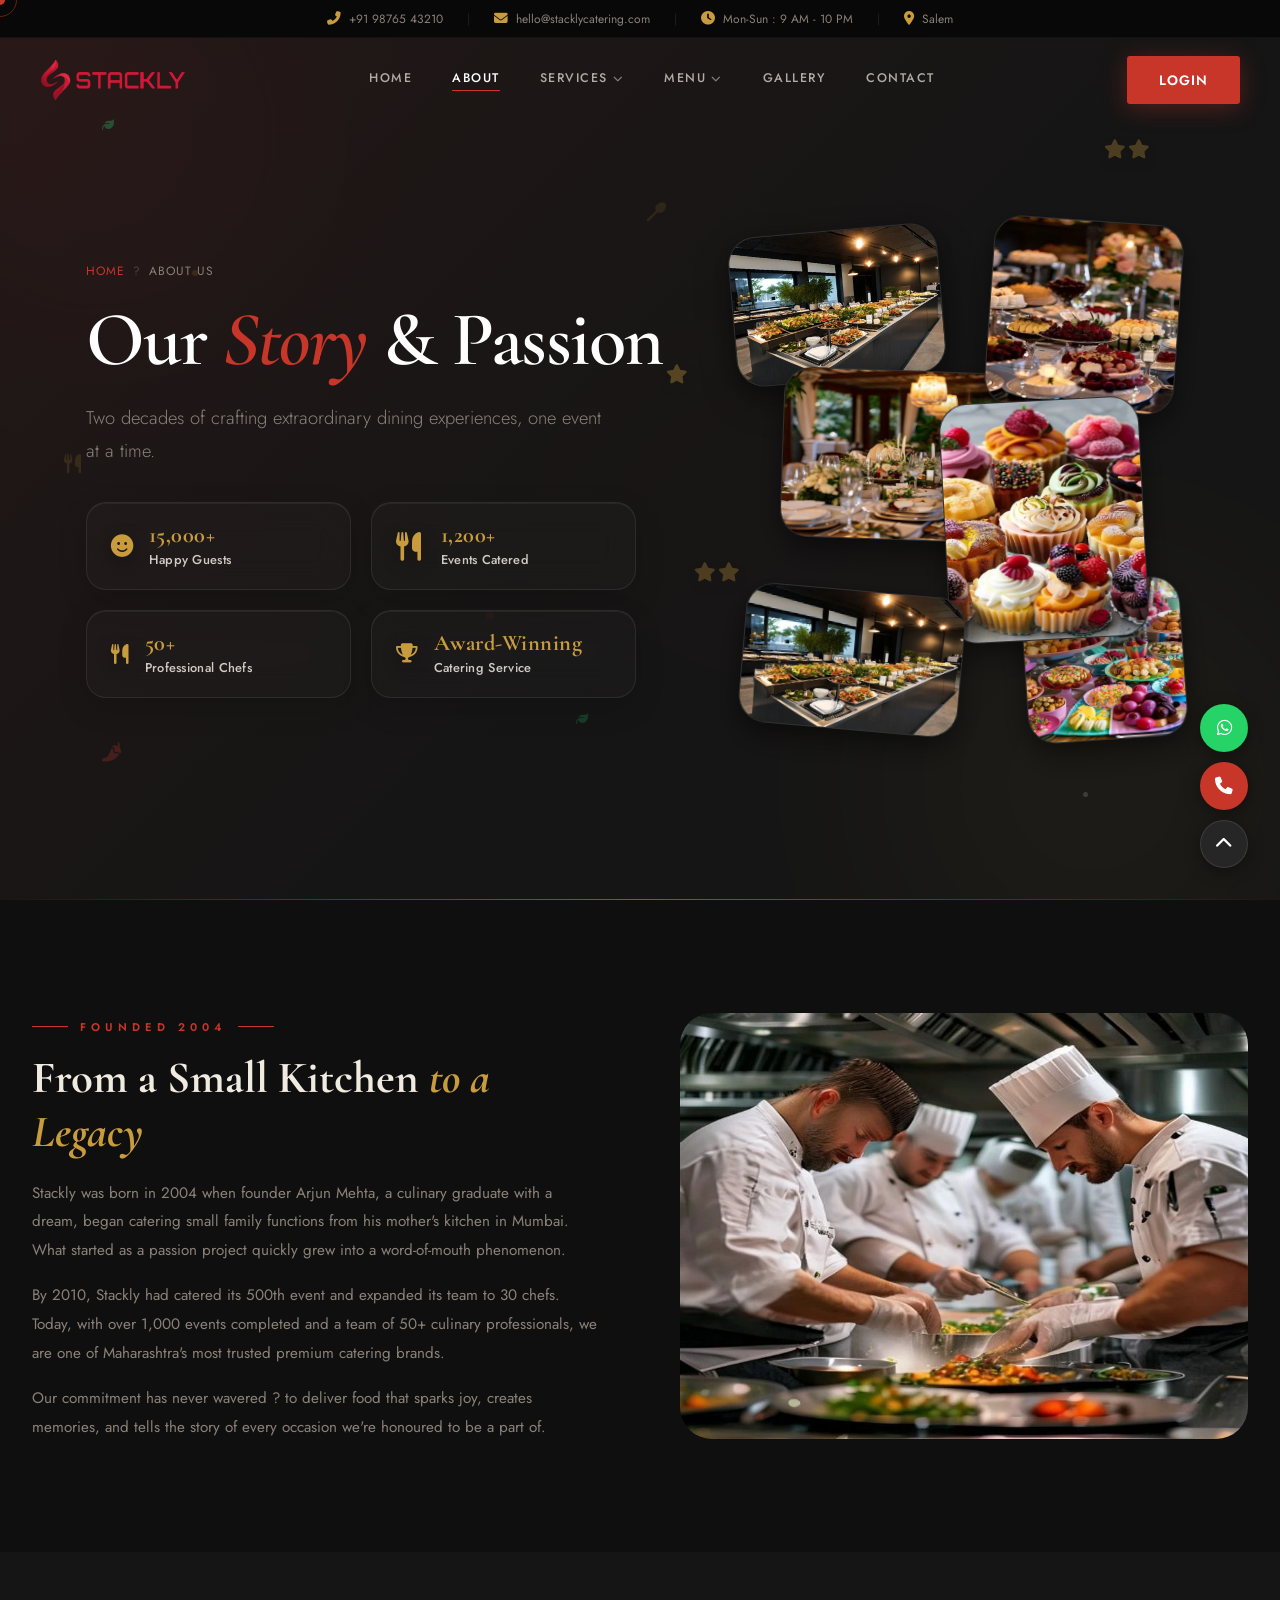
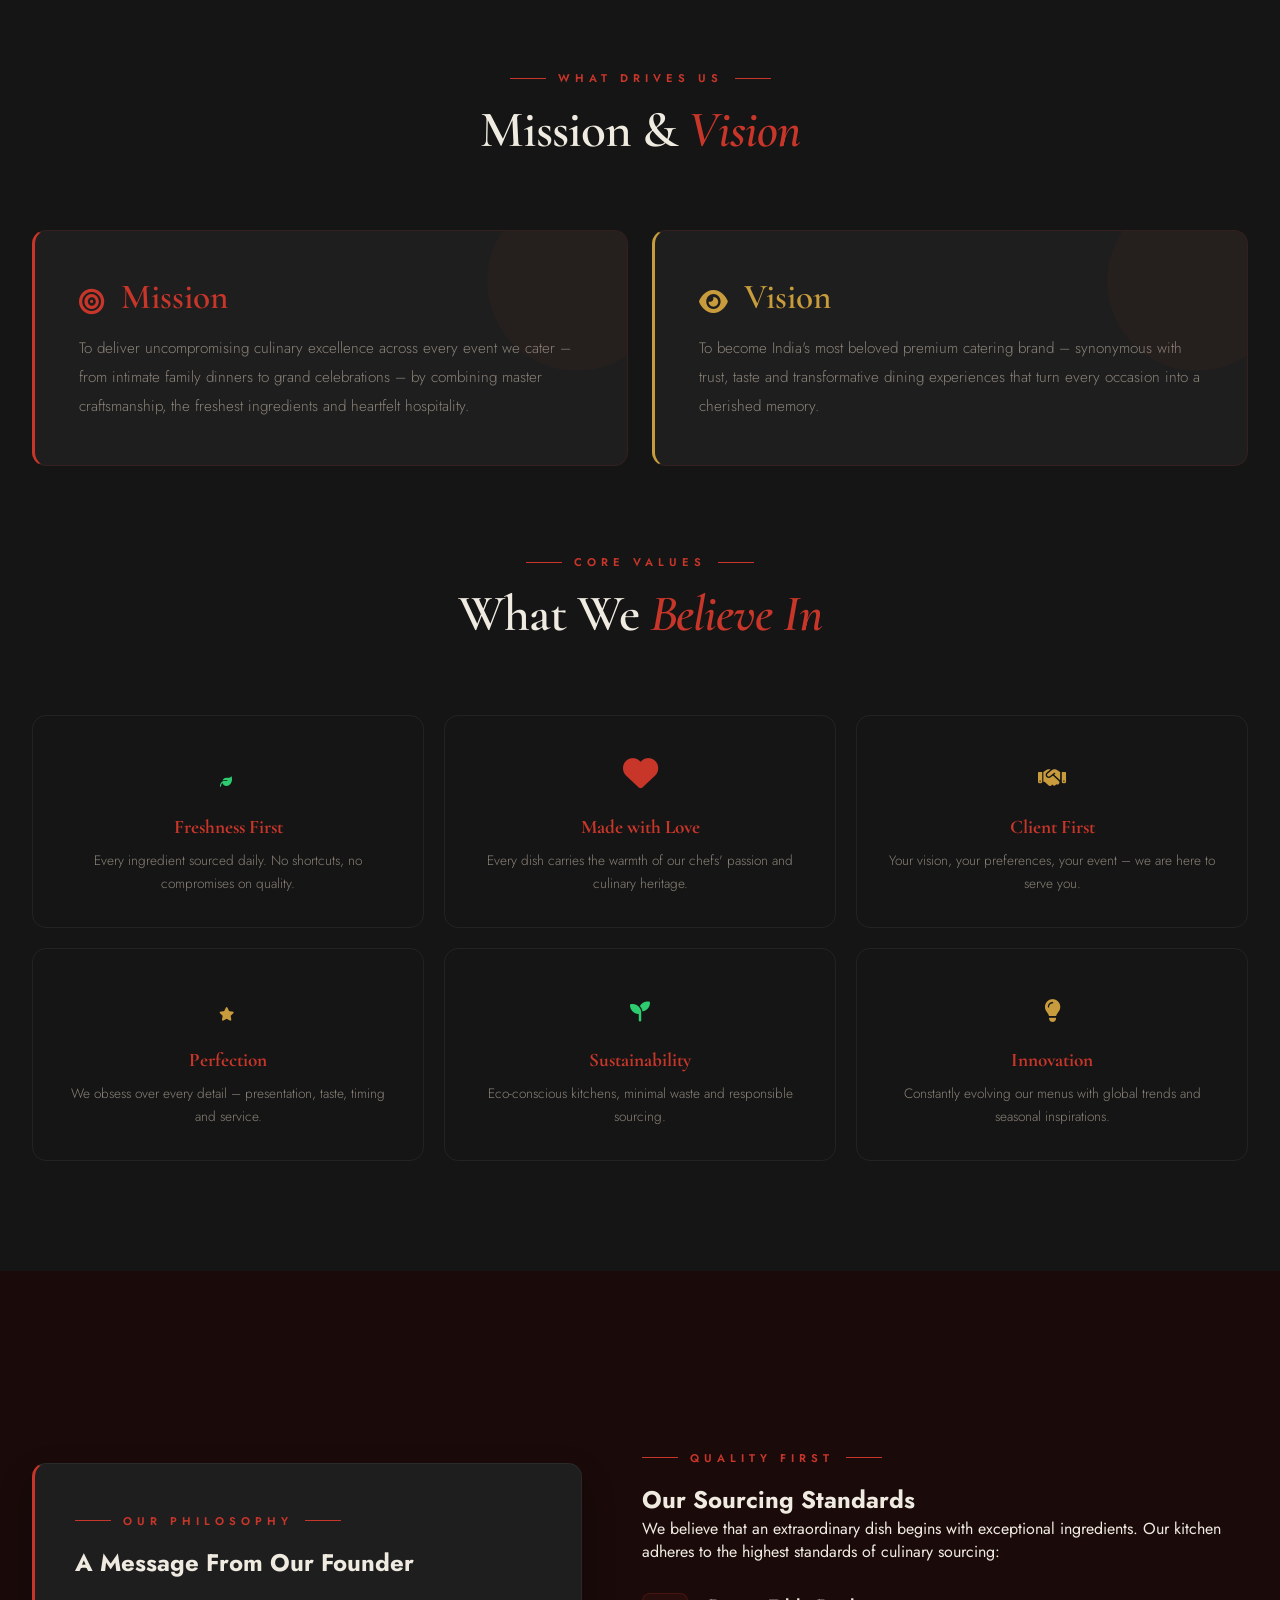
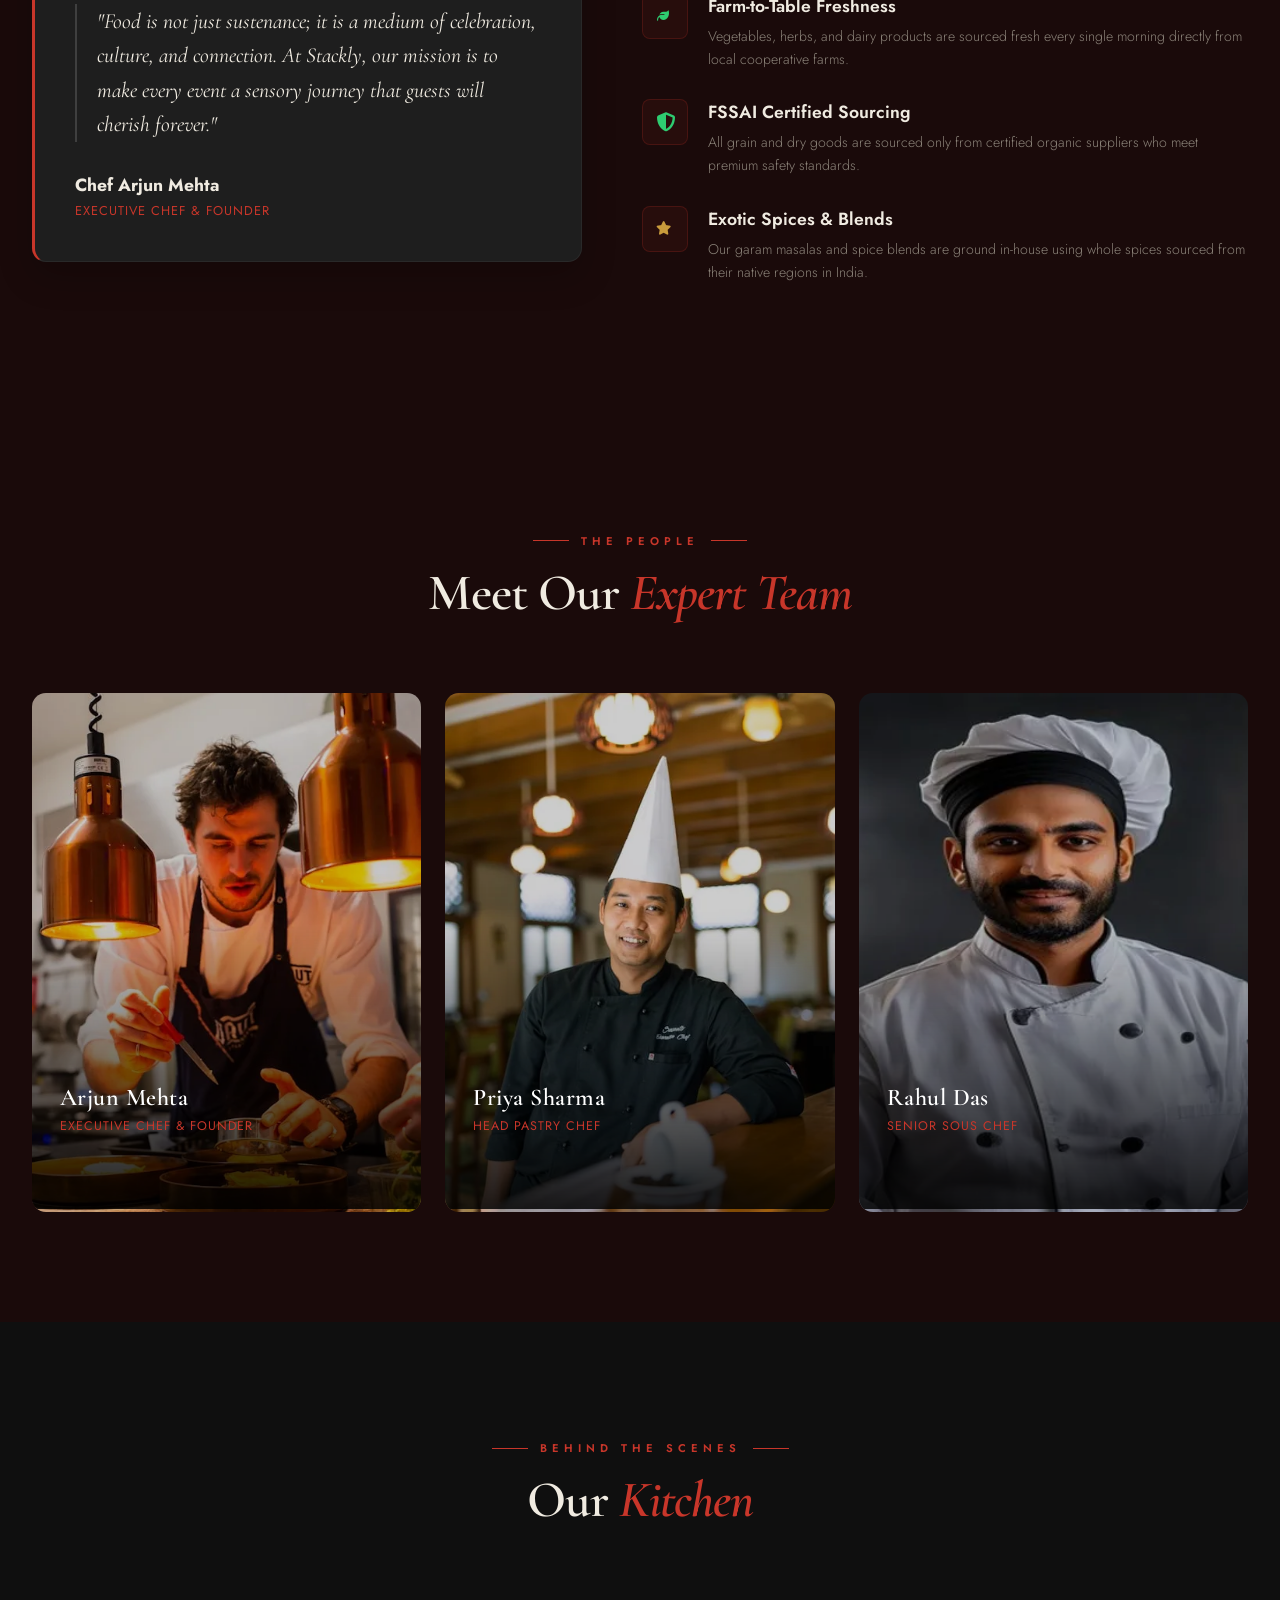
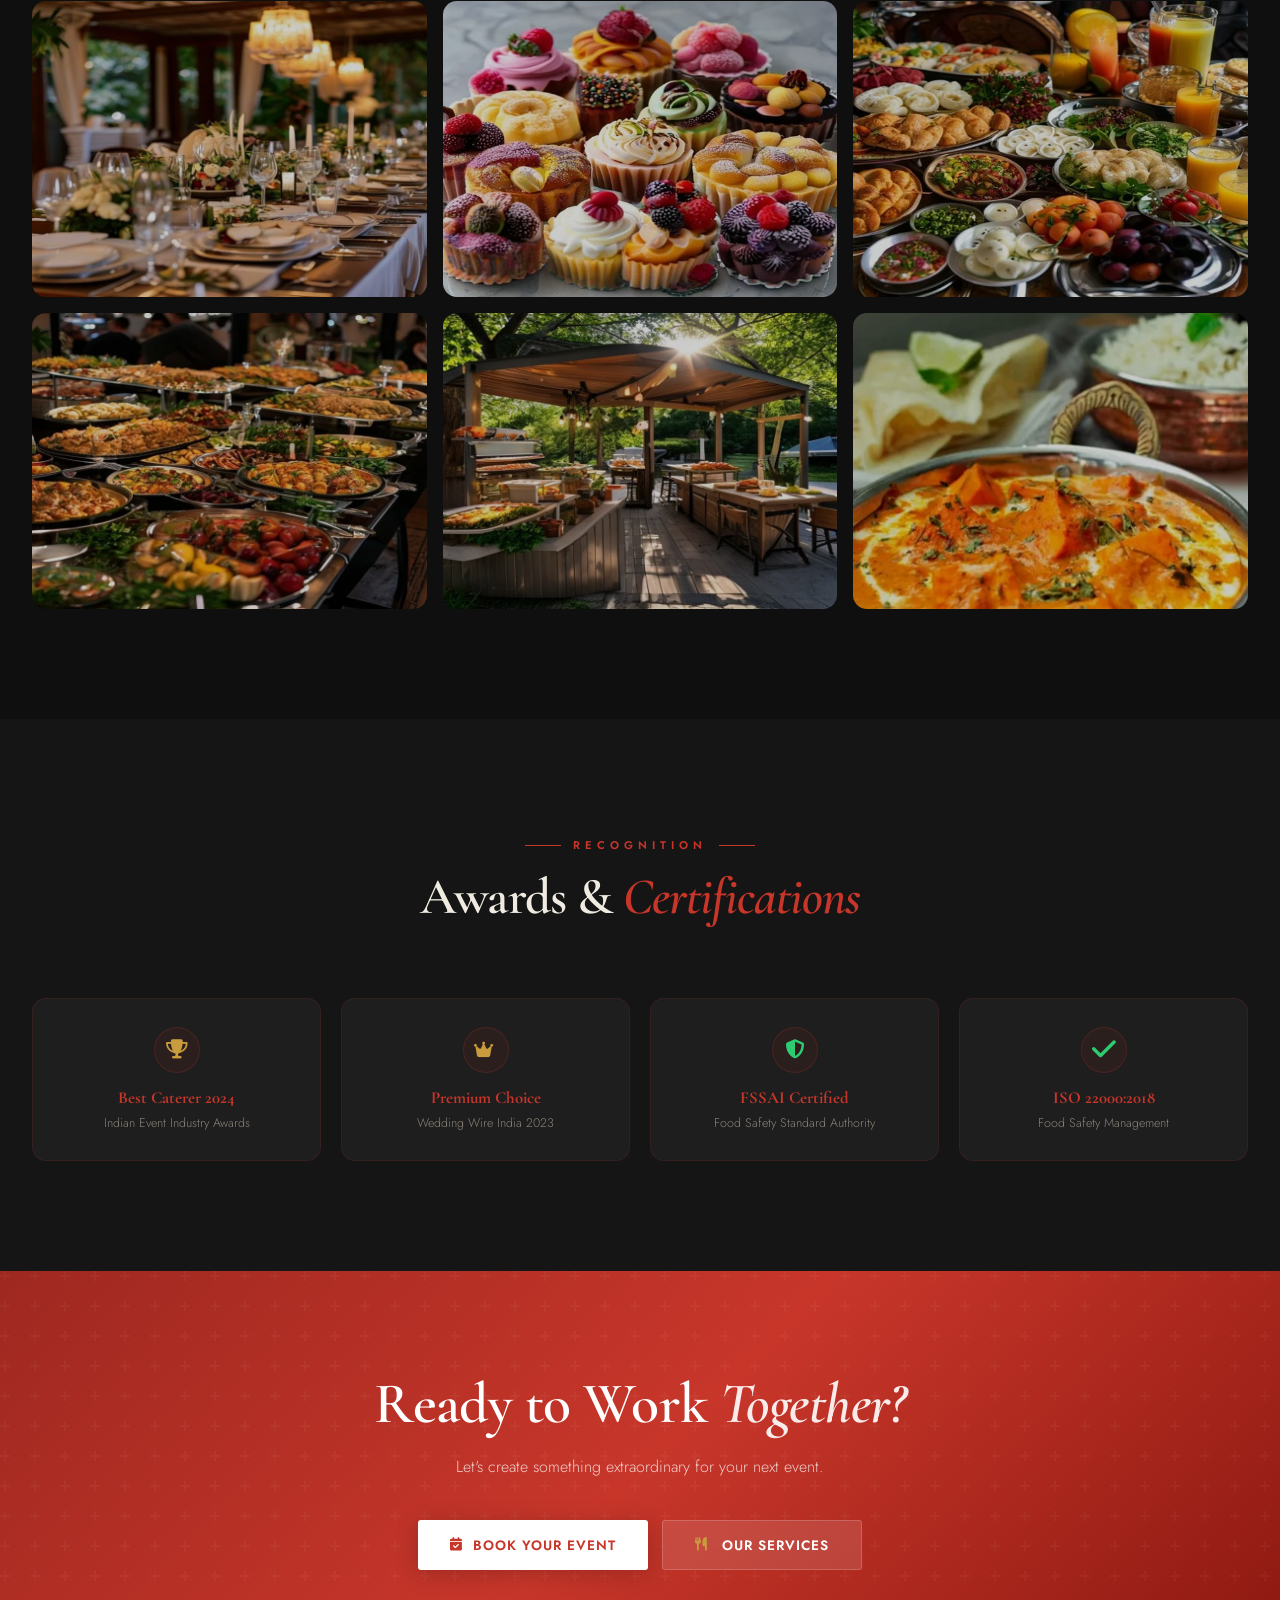
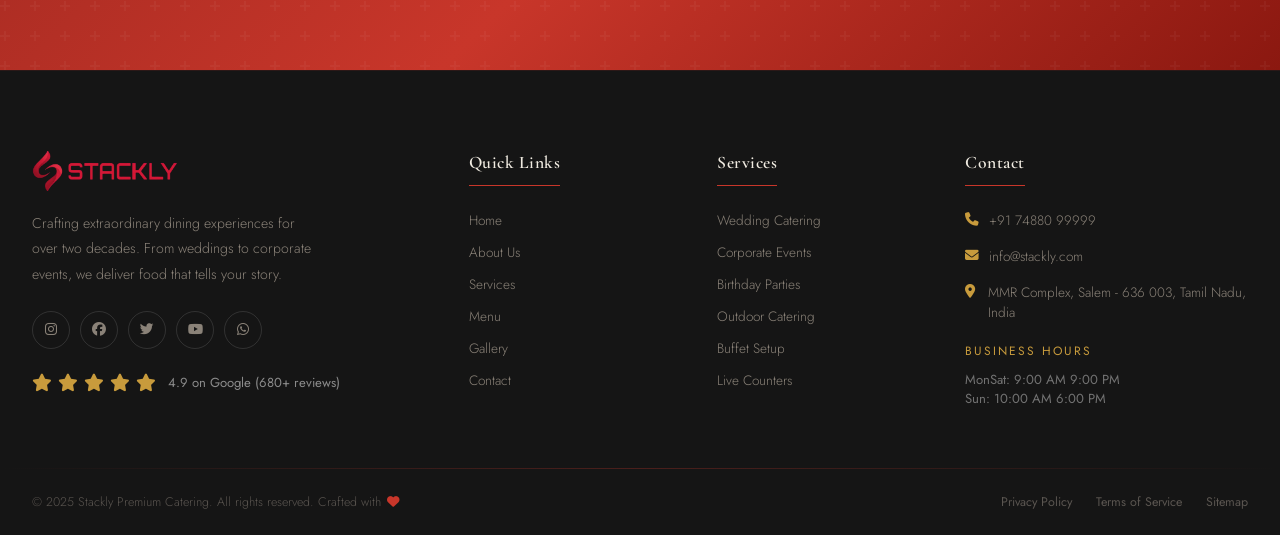
<file: about.html>
<!DOCTYPE html>
<html lang="en" data-theme="dark">
<head>
  <meta charset="UTF-8" />
  <meta name="viewport" content="width=device-width, initial-scale=1.0" />
  <title>About Us ? Stackly Premium Catering</title>
  <meta name="description" content="Learn about Stackly's story, mission, vision and the passionate team behind two decades of extraordinary catering experiences." />
  <link rel="preconnect" href="https://fonts.googleapis.com" />
  <link href="https://fonts.googleapis.com/css2?family=Cormorant+Garamond:ital,wght@0,300;0,400;0,500;0,600;0,700;1,400;1,600;1,700&family=Jost:wght@300;400;500;600;700&display=swap" rel="stylesheet" />
  <link rel="stylesheet" href="https://cdnjs.cloudflare.com/ajax/libs/font-awesome/6.5.0/css/all.min.css" />
  <link rel="stylesheet" href="css/main.css?v=5.4" />
</head>
<body class="loading">
  <div id="loader">
    <div class="loader-logo"><img src="assets/images/redlogo.webp" alt="Company Logo" style="height: 60px; width: auto;" /></div>
    <div class="loader-line"></div>
    <div class="loader-text">Our Story</div>
    <div class="loader-bar-wrap"><div class="loader-bar"></div></div>
  </div>
  <div class="cursor"></div>
  <div class="cursor-follower"></div>
  <div id="scroll-progress"></div>

  <!-- ---- NAVBAR ---- -->
    <!-- Top Utility Information Bar -->
  <div class="top-bar">
    <div class="top-bar-inner">
      <div class="top-bar-item"><i class="fas fa-phone-alt"></i> <a href="tel:+919876543210">+91 98765 43210</a></div>
      <span class="top-bar-separator">|</span>
      <div class="top-bar-item"><i class="fas fa-envelope"></i> <a href="mailto:hello@stacklycatering.com">hello@stacklycatering.com</a></div>
      <span class="top-bar-separator">|</span>
      <div class="top-bar-item"><i class="fas fa-clock"></i> <span>Mon-Sun : 9 AM - 10 PM</span></div>
      <span class="top-bar-separator">|</span>
      <div class="top-bar-item"><i class="fas fa-map-marker-alt"></i> <span>Salem</span></div>
    </div>
  </div>

  <nav id="navbar">
    <div class="nav-inner">
      <a href="index.html" class="nav-logo">
        <img src="assets/images/redlogo.webp" alt="Company Logo" style="height: 40px; width: auto;" />
      </a>
      <div class="nav-links">
        <a href="index.html">Home</a>
        <a href="about.html">About</a>
        
        <div class="dropdown">
          <a href="services.html" class="dropdown-toggle">Services <i class="fas fa-chevron-down"></i></a>
          <div class="dropdown-menu">
            <a href="services.html#wedding-catering"><i class="fas fa-heart" style="color:var(--gold);font-size:0.7rem;width:14px;text-align:center;flex-shrink:0;"></i> Wedding Catering</a>
            <a href="services.html#corporate-catering"><i class="fas fa-briefcase" style="color:var(--gold);font-size:0.7rem;width:14px;text-align:center;flex-shrink:0;"></i> Corporate Catering</a>
            <a href="services.html#birthday-parties"><i class="fas fa-birthday-cake" style="color:var(--gold);font-size:0.7rem;width:14px;text-align:center;flex-shrink:0;"></i> Birthday Parties</a>
            <a href="services.html#outdoor-catering"><i class="fas fa-tree" style="color:var(--gold);font-size:0.7rem;width:14px;text-align:center;flex-shrink:0;"></i> Outdoor Catering</a>
                        <div class="dropdown-divider"></div>
            <a href="services.html#housewarming-events"><i class="fas fa-home" style="color:var(--gold);font-size:0.7rem;width:14px;text-align:center;flex-shrink:0;"></i> Housewarming Events</a>
            <a href="services.html#private-dining"><i class="fas fa-utensils" style="color:var(--gold);font-size:0.7rem;width:14px;text-align:center;flex-shrink:0;"></i> Private Dining</a>
            <a href="services.html#live-food-stations"><i class="fas fa-fire" style="color:var(--gold);font-size:0.7rem;width:14px;text-align:center;flex-shrink:0;"></i> Live Food Stations</a>
            <a href="services.html#buffet-catering"><i class="fas fa-concierge-bell" style="color:var(--gold);font-size:0.7rem;width:14px;text-align:center;flex-shrink:0;"></i> Buffet Catering</a>
            <a href="services.html#event-planning"><i class="fas fa-calendar-check" style="color:var(--gold);font-size:0.7rem;width:14px;text-align:center;flex-shrink:0;"></i> Event Planning</a>
          </div>
        </div>

        <div class="dropdown">
          <a href="menu.html" class="dropdown-toggle">Menu <i class="fas fa-chevron-down"></i></a>
          <div class="dropdown-menu">
            <a href="menu.html#filter-starters"><i class="fas fa-drumstick-bite" style="color:var(--gold);font-size:0.7rem;width:14px;text-align:center;flex-shrink:0;"></i> Starters</a>
            <a href="menu.html#filter-main"><i class="fas fa-utensils" style="color:var(--gold);font-size:0.7rem;width:14px;text-align:center;flex-shrink:0;"></i> Main Course</a>
                        <div class="dropdown-divider"></div>
            <a href="menu.html#filter-south-indian"><i class="fas fa-seedling" style="color:var(--gold);font-size:0.7rem;width:14px;text-align:center;flex-shrink:0;"></i> South Indian</a>
            <a href="menu.html#filter-north-indian"><i class="fas fa-pepper-hot" style="color:var(--gold);font-size:0.7rem;width:14px;text-align:center;flex-shrink:0;"></i> North Indian</a>
            <a href="menu.html#filter-chinese"><i class="fas fa-yin-yang" style="color:var(--gold);font-size:0.7rem;width:14px;text-align:center;flex-shrink:0;"></i> Chinese</a>
            <a href="menu.html#filter-continental"><i class="fas fa-globe-europe" style="color:var(--gold);font-size:0.7rem;width:14px;text-align:center;flex-shrink:0;"></i> Continental</a>
                        <div class="dropdown-divider"></div>
            <a href="menu.html#filter-snacks"><i class="fas fa-fire-burner" style="color:var(--gold);font-size:0.7rem;width:14px;text-align:center;flex-shrink:0;"></i> Live Counters</a>
            <a href="menu.html#filter-desserts"><i class="fas fa-ice-cream" style="color:var(--gold);font-size:0.7rem;width:14px;text-align:center;flex-shrink:0;"></i> Desserts</a>
            <a href="menu.html#filter-drinks"><i class="fas fa-wine-glass" style="color:var(--gold);font-size:0.7rem;width:14px;text-align:center;flex-shrink:0;"></i> Beverages</a>
            <a href="menu.html"><i class="fas fa-list-ul" style="color:var(--gold);font-size:0.7rem;width:14px;text-align:center;flex-shrink:0;"></i> Custom Menus</a>
          </div>
        </div>

        <a href="gallery.html">Gallery</a>
        <a href="contact.html">Contact</a>
      </div>
      <div class="nav-right">
        <a href="login.html" class="btn btn-gold nav-cta">Login</a>
        <button class="hamburger" aria-label="Menu">
          <span></span><span></span><span></span>
        </button>
      </div>
    </div>
  </nav>

  <!-- Mobile Menu -->
  <!-- Mobile Menu -->
  <div class="mobile-menu">
    <a href="index.html">Home</a>
    <a href="about.html">About</a>
    <a href="services.html">Services</a>
    <a href="menu.html">Menu</a>
    <a href="gallery.html">Gallery</a>
    <a href="contact.html">Contact</a>
    <a href="login.html" class="btn btn-gold">Login</a>
    <div class="mobile-menu-social">
      <a href="404.html"><i class="fab fa-instagram"></i></a>
      <a href="404.html"><i class="fab fa-facebook"></i></a>
      <a href="404.html"><i class="fab fa-whatsapp"></i></a>
    </div>
  </div>

  <!-- Page Hero -->
  <section class="page-hero about-page-hero">
    <!-- Blurred Background Gradients -->
    <div class="bg-gradient-circle bg-gradient-1"></div>
    <div class="bg-gradient-circle bg-gradient-2"></div>
    <div class="bg-gradient-circle bg-gradient-3"></div>

    <!-- Floating Background Decorations -->
    <div class="floating-deco deco-herb-1"><i class="fas fa-leaf" style="color:#2ecc71;font-size:0.75rem;margin-right:4px;"></i></div>
    <div class="floating-deco deco-herb-2"><i class="fas fa-leaf" style="color:#2ecc71;font-size:0.75rem;margin-right:4px;"></i></div>
    <div class="floating-deco deco-spoon"><i class="fas fa-spoon"></i></div>
    <div class="floating-deco deco-chili"><i class="fas fa-pepper-hot"></i></div>
    <div class="floating-deco deco-olive"><span class="deco-emoji"><i class="fas fa-star" style="color:var(--gold);margin-right:2px;"></i><i class="fas fa-star" style="color:var(--gold);margin-right:2px;"></i></span></div>
    <div class="floating-deco deco-lemon"><span class="deco-emoji"><i class="fas fa-star" style="color:var(--gold);margin-right:2px;"></i><i class="fas fa-star" style="color:var(--gold);margin-right:2px;"></i></span></div>
    <div class="floating-deco deco-sparkle-1"><span class="deco-emoji"><i class="fas fa-star" style="color:var(--gold);margin-right:2px;"></i></span></div>
    <div class="floating-deco deco-sparkle-2"><span class="deco-emoji"><i class="fas fa-star" style="color:var(--gold);margin-right:2px;"></i></span></div>
    <div class="floating-deco deco-food-1"><i class="fas fa-utensils" style="color:var(--gold);margin-right:4px;"></i></div>
    <div class="floating-deco deco-food-2"><i class="fas fa-wine-glass-alt"></i></div>
    <div class="floating-deco deco-particle-1"></div>
    <div class="floating-deco deco-particle-2"></div>
    <div class="floating-deco deco-particle-3"></div>

    <div class="container">
      <div class="about-hero-grid">
        <!-- Left Side: Hero content + Achievement cards -->
        <div class="about-hero-left">
          <div class="breadcrumb"><a href="index.html">Home</a><span class="breadcrumb-sep">?</span><span>About Us</span></div>
          <h1>Our <span>Story</span> &amp; Passion</h1>
          <p>Two decades of crafting extraordinary dining experiences, one event at a time.</p>
          
          <!-- Achievement Cards -->
          <div class="achievement-cards">
            <div class="achievement-card float-card-1">
              <span class="ach-icon"><i class="fas fa-smile" style="color:var(--gold);font-size:1.4rem;"></i></span>
              <div class="ach-text">
                <span class="ach-num">15,000+</span>
                <span class="ach-desc">Happy Guests</span>
              </div>
            </div>
            <div class="achievement-card float-card-2">
              <span class="ach-icon"><i class="fas fa-utensils" style="color:var(--gold);margin-right:4px;"></i></span>
              <div class="ach-text">
                <span class="ach-num">1,200+</span>
                <span class="ach-desc">Events Catered</span>
              </div>
            </div>
            <div class="achievement-card float-card-3">
              <span class="ach-icon"><i class="fas fa-utensils" style="color:var(--gold);font-size:1.25rem;"></i></span>
              <div class="ach-text">
                <span class="ach-num">50+</span>
                <span class="ach-desc">Professional Chefs</span>
              </div>
            </div>
            <div class="achievement-card float-card-4">
              <span class="ach-icon"><i class="fas fa-trophy" style="color:var(--gold);font-size:1.2rem;"></i></span>
              <div class="ach-text">
                <span class="ach-num">Award-Winning</span>
                <span class="ach-desc">Catering Service</span>
              </div>
            </div>
          </div>
        </div>

        <!-- Right Side: Overlapping Image Collage -->
        <div class="about-hero-right">
          <div class="collage-container" id="parallax-collage">
            <!-- Collage Image 1: Luxury buffet table -->
            <div class="collage-card card-1" data-depth="0.15">
              <img src="assets/images/corporate-catering.webp" alt="Luxury buffet table" />
              <div class="collage-card-label">Luxury Buffet</div>
            </div>
            <!-- Collage Image 2: Professional chef plating food -->
            <div class="collage-card card-2" data-depth="0.30">
              <img src="assets/images/custom/premium-dessert-table-558.webp" alt="Professional chef plating food" />
              <div class="collage-card-label">Master Plating</div>
            </div>
            <!-- Collage Image 3: Wedding catering setup -->
            <div class="collage-card card-3" data-depth="0.10">
              <img src="assets/images/wedding-catering.webp" alt="Wedding catering setup" />
              <div class="collage-card-label">Wedding Reception</div>
            </div>
            <!-- Collage Image 4: Premium dessert table -->
            <div class="collage-card card-4" data-depth="0.25">
              <img src="assets/images/dish-desserts.webp" alt="Premium dessert table" />
              <div class="collage-card-label">Dessert Artisans</div>
            </div>
            <!-- Collage Image 5: Corporate catering event -->
            <div class="collage-card card-5" data-depth="0.20">
              <img src="assets/images/corporate-catering.webp" alt="Corporate catering event" />
              <div class="collage-card-label">Corporate Events</div>
            </div>
            <!-- Collage Image 6: Fresh ingredients close-up -->
            <div class="collage-card card-6" data-depth="0.35">
              <img src="assets/images/birthday-catering.webp" alt="Fresh ingredients close-up" />
              <div class="collage-card-label">Fresh Sourcing</div>
            </div>
          </div>
        </div>
      </div>
    </div>
  </section>

  <!-- Our Story -->
  <section class="section">
    <div class="container">
      <div class="about-split">
        <div class="reveal-left">
          <div class="section-label" style="justify-content:flex-start;">Founded 2004</div>
          <h2 style="font-family:var(--font-heading);font-size:clamp(2rem,3.5vw,3rem);margin-bottom:20px;">From a Small Kitchen <em style="color:var(--gold)">to a Legacy</em></h2>
          <p style="color:var(--text-muted);line-height:1.9;margin-bottom:16px;font-size:.95rem;">Stackly was born in 2004 when founder Arjun Mehta, a culinary graduate with a dream, began catering small family functions from his mother's kitchen in Mumbai. What started as a passion project quickly grew into a word-of-mouth phenomenon.</p>
          <p style="color:var(--text-muted);line-height:1.9;margin-bottom:16px;font-size:.95rem;">By 2010, Stackly had catered its 500th event and expanded its team to 30 chefs. Today, with over 1,000 events completed and a team of 50+ culinary professionals, we are one of Maharashtra's most trusted premium catering brands.</p>
          <p style="color:var(--text-muted);line-height:1.9;font-size:.95rem;">Our commitment has never wavered ? to deliver food that sparks joy, creates memories, and tells the story of every occasion we're honoured to be a part of.</p>
        </div>
        <div class="reveal-right" style="border-radius:var(--radius-xl);overflow:hidden;aspect-ratio:4/3;">
          <img src="assets/images/chef-team.webp" alt="Stackly Chef Team" style="width:100%;height:100%;object-fit:cover;" loading="lazy" />
        </div>
      </div>
    </div>
  </section>

  <!-- Mission & Vision -->
  <section class="section section-dark">
    <div class="container">
      <div class="section-header">
        <div class="section-label reveal">What Drives Us</div>
        <h2 class="section-title reveal stagger-1">Mission &amp; <span>Vision</span></h2>
      </div>
      <div class="mission-grid">
        <div class="mission-card mission reveal stagger-1">
          <h2><i class="fas fa-bullseye" style="color:var(--crimson);font-size:1.6rem;margin-right:8px;vertical-align:middle;"></i> Mission</h2>
          <p>To deliver uncompromising culinary excellence across every event we cater – from intimate family dinners to grand celebrations – by combining master craftsmanship, the freshest ingredients and heartfelt hospitality.</p>
        </div>
        <div class="mission-card vision reveal stagger-2">
          <h2><i class="fas fa-eye" style="color:var(--gold);font-size:1.6rem;margin-right:8px;vertical-align:middle;"></i> Vision</h2>
          <p>To become India's most beloved premium catering brand – synonymous with trust, taste and transformative dining experiences that turn every occasion into a cherished memory.</p>
        </div>
      </div>

      <!-- Values -->
      <div class="section-header" style="margin-top:40px;">
        <div class="section-label reveal">Core Values</div>
        <h2 class="section-title reveal stagger-1">What We <span>Believe In</span></h2>
      </div>
      <div class="values-grid">
        <div class="value-card reveal stagger-1"><div class="value-icon"><i class="fas fa-leaf" style="color:#2ecc71;font-size:0.75rem;margin-right:4px;"></i></div><h3>Freshness First</h3><p>Every ingredient sourced daily. No shortcuts, no compromises on quality.</p></div>
        <div class="value-card reveal stagger-2"><div class="value-icon"><i class="fas fa-heart" style="color:var(--crimson);margin:0 2px;"></i></div><h3>Made with Love</h3><p>Every dish carries the warmth of our chefs' passion and culinary heritage.</p></div>
        <div class="value-card reveal stagger-3"><div class="value-icon"><i class="fas fa-handshake" style="color:var(--gold);font-size:1.4rem;"></i></div><h3>Client First</h3><p>Your vision, your preferences, your event – we are here to serve you.</p></div>
        <div class="value-card reveal stagger-4"><div class="value-icon"><i class="fas fa-star" style="color:var(--gold);font-size:0.85rem;margin-right:4px;"></i></div><h3>Perfection</h3><p>We obsess over every detail – presentation, taste, timing and service.</p></div>
        <div class="value-card reveal stagger-5"><div class="value-icon"><i class="fas fa-seedling" style="color:#2ecc71;font-size:1.25rem;"></i></div><h3>Sustainability</h3><p>Eco-conscious kitchens, minimal waste and responsible sourcing.</p></div>
        <div class="value-card reveal stagger-6"><div class="value-icon"><i class="fas fa-lightbulb" style="color:var(--gold);font-size:1.4rem;"></i></div><h3>Innovation</h3><p>Constantly evolving our menus with global trends and seasonal inspirations.</p></div>
      </div>
    </div>
  </section>

  <!-- Founder's Message & Sourcing Standards -->
  <section class="section section-highlight">
    <div class="container">
      <div class="about-philosophy-split">
        <!-- Left: Founder Message -->
        <div class="founder-message-card reveal">
          <div class="section-label" style="justify-content:flex-start;">Our Philosophy</div>
          <h2>A Message From <span>Our Founder</span></h2>
          <blockquote class="founder-quote">
            "Food is not just sustenance; it is a medium of celebration, culture, and connection. At Stackly, our mission is to make every event a sensory journey that guests will cherish forever."
          </blockquote>
          <div class="founder-signature-block">
            <div class="founder-info">
              <strong>Chef Arjun Mehta</strong>
              <span>Executive Chef &amp; Founder</span>
            </div>
          </div>
        </div>
        
        <!-- Right: Sourcing Standards -->
        <div class="sourcing-standards-card reveal stagger-1">
          <div class="section-label" style="justify-content:flex-start;">Quality First</div>
          <h2>Our <span>Sourcing Standards</span></h2>
          <p>We believe that an extraordinary dish begins with exceptional ingredients. Our kitchen adheres to the highest standards of culinary sourcing:</p>
          
          <div class="standards-list">
            <div class="standard-item">
              <div class="standard-icon"><i class="fas fa-leaf" style="color:#2ecc71;font-size:0.75rem;margin-right:4px;"></i></div>
              <div class="standard-text">
                <h4>Farm-to-Table Freshness</h4>
                <p>Vegetables, herbs, and dairy products are sourced fresh every single morning directly from local cooperative farms.</p>
              </div>
            </div>
            <div class="standard-item">
              <div class="standard-icon"><i class="fas fa-shield-alt" style="color:#2ecc71;font-size:1.2rem;"></i></div>
              <div class="standard-text">
                <h4>FSSAI Certified Sourcing</h4>
                <p>All grain and dry goods are sourced only from certified organic suppliers who meet premium safety standards.</p>
              </div>
            </div>
            <div class="standard-item">
              <div class="standard-icon"><i class="fas fa-star" style="color:var(--gold);font-size:0.85rem;margin-right:4px;"></i></div>
              <div class="standard-text">
                <h4>Exotic Spices &amp; Blends</h4>
                <p>Our garam masalas and spice blends are ground in-house using whole spices sourced from their native regions in India.</p>
              </div>
            </div>
          </div>
        </div>
      </div>
    </div>
  </section>

  <!-- Chef Team -->
  <section class="section section-highlight" id="team">
    <div class="container">
      <div class="section-header">
        <div class="section-label reveal">The People</div>
        <h2 class="section-title reveal stagger-1">Meet Our <span>Expert Team</span></h2>
      </div>
      <div class="chef-grid">
        <div class="chef-card reveal stagger-1">
          <div class="chef-card-img"><img src="assets/images/chef-arjun.webp" alt="Chef Arjun Mehta" loading="lazy" /></div>
          <div class="chef-card-overlay"><h3>Arjun Mehta</h3><p class="chef-role">Executive Chef &amp; Founder</p><div class="chef-social"><a href="404.html"><i class="fab fa-instagram"></i></a><a href="404.html"><i class="fab fa-linkedin"></i></a></div></div>
        </div>
        <div class="chef-card reveal stagger-2">
          <div class="chef-card-img"><img src="assets/images/chef-priya.webp" alt="Chef Priya Sharma" loading="lazy" /></div>
          <div class="chef-card-overlay"><h3>Priya Sharma</h3><p class="chef-role">Head Pastry Chef</p><div class="chef-social"><a href="404.html"><i class="fab fa-instagram"></i></a><a href="404.html"><i class="fab fa-linkedin"></i></a></div></div>
        </div>
        <div class="chef-card reveal stagger-3">
          <div class="chef-card-img"><img src="assets/images/chef-rahul.webp" alt="Chef Rahul Das" loading="lazy" /></div>
          <div class="chef-card-overlay"><h3>Rahul Das</h3><p class="chef-role">Senior Sous Chef</p><div class="chef-social"><a href="404.html"><i class="fab fa-instagram"></i></a><a href="404.html"><i class="fab fa-linkedin"></i></a></div></div>
        </div>
      </div>
    </div>
  </section>

  <!-- Kitchen Gallery -->
  <section class="section">
    <div class="container">
      <div class="section-header">
        <div class="section-label reveal">Behind The Scenes</div>
        <h2 class="section-title reveal stagger-1">Our <span>Kitchen</span></h2>
      </div>
      <div class="kitchen-gallery">
        <div class="kitchen-img reveal stagger-1"><img src="assets/images/wedding-catering.webp" alt="Professional Kitchen" loading="lazy" /></div>
        <div class="kitchen-img reveal stagger-2"><img src="assets/images/dish-desserts.webp" alt="Chef Preparing" loading="lazy" /></div>
        <div class="kitchen-img reveal stagger-3"><img src="assets/images/dish-breakfast.webp" alt="Fresh Ingredients" loading="lazy" /></div>
        <div class="kitchen-img reveal stagger-4"><img src="assets/images/buffet-catering.webp" alt="Plating" loading="lazy" /></div>
        <div class="kitchen-img reveal stagger-5"><img src="assets/images/outdoor-catering.webp" alt="Food Spread" loading="lazy" /></div>
        <div class="kitchen-img reveal stagger-6"><img src="assets/images/menu-north-indian.webp" alt="Catering Setup" loading="lazy" /></div>
      </div>
    </div>
  </section>

  <!-- Awards -->
  <section class="section section-dark">
    <div class="container">
      <div class="section-header">
        <div class="section-label reveal">Recognition</div>
        <h2 class="section-title reveal stagger-1">Awards &amp; <span>Certifications</span></h2>
      </div>
      <div class="awards-grid">
        <div class="award-card reveal stagger-1"><span class="award-icon"><i class="fas fa-trophy" style="color:var(--gold);font-size:1.2rem;"></i></span><h4>Best Caterer 2024</h4><p>Indian Event Industry Awards</p></div>
        <div class="award-card reveal stagger-2"><span class="award-icon"><i class="fas fa-crown" style="color:var(--gold);font-size:1.1rem;margin-right:4px;"></i></span><h4>Premium Choice</h4><p>Wedding Wire India 2023</p></div>
        <div class="award-card reveal stagger-3"><span class="award-icon"><i class="fas fa-shield-alt" style="color:#2ecc71;font-size:1.2rem;"></i></span><h4>FSSAI Certified</h4><p>Food Safety Standard Authority</p></div>
        <div class="award-card reveal stagger-4"><span class="award-icon"><i class="fas fa-check" style="color:#2ecc71;"></i></span><h4>ISO 22000:2018</h4><p>Food Safety Management</p></div>
      </div>
    </div>
  </section>

  <!-- CTA -->
  <section class="cta-banner">
    <div class="container">
      <h2 class="cta-title reveal">Ready to Work <span>Together?</span></h2>
      <p class="cta-subtitle reveal stagger-1">Let's create something extraordinary for your next event.</p>
      <div class="cta-btns">
        <a href="404.html" class="btn btn-gold reveal stagger-2"><i class="fas fa-calendar-check"></i> Book Your Event</a>
        <a href="404.html" class="btn btn-white reveal stagger-3"><i class="fas fa-utensils" style="color:var(--gold);margin-right:4px;"></i> Our Services</a>
      </div>
    </div>
  </section>

  <!-- Footer -->
  <footer id="footer">
    <div class="footer-waves">
      <div class="footer-wave"></div>
      <div class="footer-wave"></div>
    </div>
    <div class="container">
      <div class="footer-main">
        <!-- Brand -->
        <div class="footer-brand">
          <a href="index.html" class="footer-logo" style="cursor: none;"><img src="assets/images/redlogo.webp" alt="Company Logo" style="height: 40px; width: auto;" /></a>
          <p>Crafting extraordinary dining experiences for over two decades. From weddings to corporate events, we deliver food that tells your story.</p>
          <div class="footer-socials">
            <a href="404.html" class="footer-social-btn" aria-label="Instagram"><i class="fab fa-instagram"></i></a>
            <a href="404.html" class="footer-social-btn" aria-label="Facebook"><i class="fab fa-facebook"></i></a>
            <a href="404.html" class="footer-social-btn" aria-label="Twitter"><i class="fab fa-twitter"></i></a>
            <a href="404.html" class="footer-social-btn" aria-label="YouTube"><i class="fab fa-youtube"></i></a>
            <a href="404.html" class="footer-social-btn" aria-label="WhatsApp"><i class="fab fa-whatsapp"></i></a>
          </div>
          <div style="margin-top:24px;display:flex;align-items:center;gap:10px;">
            <span style="color:var(--gold);font-size:1.1rem;"><i class="fas fa-star" style="color:var(--gold);margin-right:2px;"></i><i class="fas fa-star" style="color:var(--gold);margin-right:2px;"></i><i class="fas fa-star" style="color:var(--gold);margin-right:2px;"></i><i class="fas fa-star" style="color:var(--gold);margin-right:2px;"></i><i class="fas fa-star" style="color:var(--gold);margin-right:2px;"></i></span>
            <span style="font-size:.82rem;color:rgba(255,255,255,.5);">4.9 on Google (680+ reviews)</span>
          </div>
        </div>
        <!-- Quick Links -->
        <div class="footer-col">
          <h4>Quick Links</h4>
          <div class="footer-links">
            <a href="index.html">Home</a>
            <a href="about.html">About Us</a>
            <a href="services.html">Services</a>
            <a href="menu.html">Menu</a>
            <a href="gallery.html">Gallery</a>
            <a href="contact.html">Contact</a>
          </div>
        </div>
        <!-- Services -->
        <div class="footer-col">
          <h4>Services</h4>
          <div class="footer-links">
            <a href="404.html">Wedding Catering</a>
            <a href="404.html">Corporate Events</a>
            <a href="404.html">Birthday Parties</a>
            <a href="404.html">Outdoor Catering</a>
            <a href="404.html">Buffet Setup</a>
            <a href="404.html">Live Counters</a>
          </div>
        </div>
        <!-- Contact + Hours -->
        <div class="footer-col">
          <h4>Contact</h4>
          <div class="footer-links" style="gap:16px;">
            <a href="404.html" style="gap:8px;"><i class="fas fa-phone" style="color:var(--gold);width:16px;"></i> +91 74880 99999</a>
            <a href="404.html" style="gap:8px;"><i class="fas fa-envelope" style="color:var(--gold);width:16px;"></i> info@stackly.com</a>
            <a href="404.html" target="_blank" style="gap:8px;align-items:flex-start;"><i class="fas fa-map-marker-alt" style="color:var(--gold);width:16px;margin-top:3px;"></i> MMR Complex, Salem - 636 003, Tamil Nadu, India</a>
          </div>
          <div style="margin-top:20px;font-size:.82rem;color:rgba(255,255,255,.4);">
            <div style="color:var(--gold);font-size:.75rem;letter-spacing:2px;text-transform:uppercase;margin-bottom:10px;">Business Hours</div>
            <div>MonSat: 9:00 AM 9:00 PM</div>
            <div>Sun: 10:00 AM 6:00 PM</div>
          </div>
        </div>
      </div>
    </div>
    <div class="footer-gold-border"></div>
    <div class="container">
      <div class="footer-bottom">
        <div class="footer-bottom-left">© 2025 Stackly Premium Catering. All rights reserved. Crafted with <i class="fas fa-heart" style="color:var(--crimson);margin:0 2px;"></i></div>
        <div class="footer-bottom-right">
          <a href="404.html">Privacy Policy</a>
          <a href="404.html">Terms of Service</a>
          <a href="404.html">Sitemap</a>
        </div>
      </div>
    </div>
  </footer>

  <div class="float-btns">
    <a href="404.html" class="float-btn float-wa"><i class="fab fa-whatsapp"></i></a>
    <a href="404.html" class="float-btn float-call"><i class="fas fa-phone"></i></a>
    <button class="float-btn float-top"><i class="fas fa-chevron-up"></i></button>
  </div>
  <script src="js/main.js"></script>
</body>
</html>
</file>
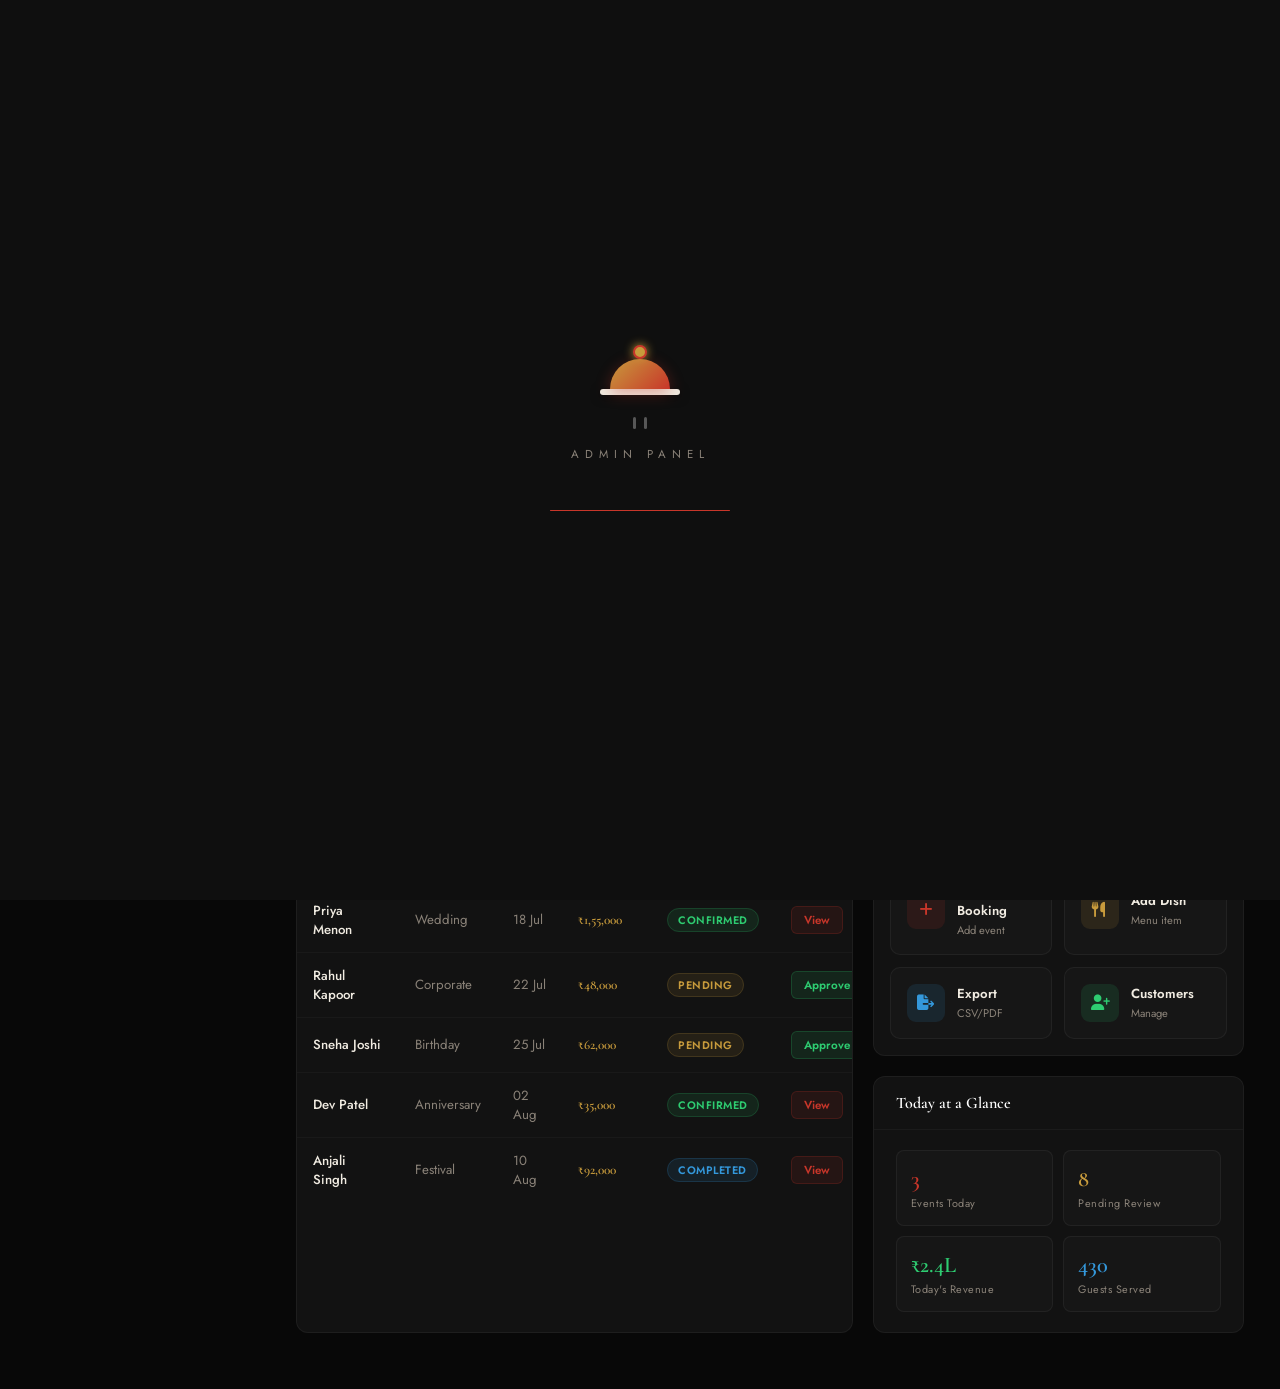
<file: admin-dashboard.html>
﻿<!DOCTYPE html>
<html lang="en" data-theme="dark">
<head>
  <meta charset="UTF-8" />
  <meta name="viewport" content="width=device-width, initial-scale=1.0" />
  <title>Admin Dashboard &bull; Stackly Premium Catering</title>
  <meta name="description" content="Stackly admin panel for managing bookings, customers and menu." />
  <link rel="preconnect" href="https://fonts.googleapis.com" />
  <link rel="preconnect" href="https://fonts.gstatic.com" crossorigin />
  <link href="https://fonts.googleapis.com/css2?family=Cormorant+Garamond:ital,wght@0,300;0,400;0,500;0,600;0,700;1,400;1,600&family=Jost:wght@300;400;500;600;700&display=swap" rel="stylesheet" />
  <link rel="stylesheet" href="https://cdnjs.cloudflare.com/ajax/libs/font-awesome/6.5.0/css/all.min.css" />
  <link rel="stylesheet" href="css/main.css?v=5.4" />
  <style>
    *, *::before, *::after { box-sizing: border-box; }
    body { cursor: none; overflow-x: hidden; }

    /* ---- ROOT LAYOUT ---- */
    .adash-root { display:flex; min-height:100vh; background:#080808; font-family:var(--font-body); max-width:100%; overflow-x:hidden; }

    /* ---- ADMIN SIDEBAR ---- */
    .adash-sidebar {
      width: 260px;
      min-height: 100vh;
      background: #0e0e0e;
      border-right: 1px solid rgba(200,54,42,0.12);
      display: flex;
      flex-direction: column;
      position: fixed;
      top:0; left:0; bottom:0;
      z-index: 200;
      transition: transform 0.4s cubic-bezier(0.76,0,0.24,1);
    }
    .adash-sidebar::before {
      content:'';
      position:absolute;
      top:0; left:0; right:0;
      height:2px;
      background: linear-gradient(90deg,var(--crimson-dark),var(--crimson),var(--gold));
    }
    .asbr-logo {
      padding: 24px 24px 18px;
      border-bottom: 1px solid rgba(255,255,255,0.04);
      display: flex;
      justify-content: space-between;
      align-items: center;
    }
    .sidebar-close {
      display: none;
      background: none;
      border: none;
      color: rgba(255,255,255,0.4);
      font-size: 1.25rem;
      cursor: none;
      transition: color 0.2s;
    }
    .sidebar-close:hover {
      color: var(--crimson);
    }
    .asbr-logo a {
      font-family: var(--font-heading);
      font-size: 1.6rem;
      font-weight: 600;
      letter-spacing: 3px;
      text-transform: uppercase;
      color: #fff;
      text-decoration: none;
      display: flex;
      align-items: center;
      gap: 8px;
    }
    .asbr-logo .logo-dot { width:6px;height:6px;background:var(--crimson);border-radius:50%;animation:pulse 2s infinite; }
    .asbr-logo .admin-badge {
      font-size: 0.58rem;
      letter-spacing: 2px;
      text-transform: uppercase;
      background: rgba(200,54,42,0.15);
      border: 1px solid rgba(200,54,42,0.3);
      color: var(--crimson);
      padding: 2px 8px;
      border-radius: 4px;
      margin-left: 2px;
    }

    /* Admin profile strip */
    .asbr-profile {
      padding: 18px 24px;
      border-bottom: 1px solid rgba(255,255,255,0.04);
      display: flex;
      align-items: center;
      gap: 12px;
    }
    .asbr-avatar {
      width: 40px; height: 40px;
      border-radius: 10px;
      background: linear-gradient(135deg, #9E2820, var(--crimson));
      display: flex;
      align-items: center;
      justify-content: center;
      font-family: var(--font-heading);
      font-size: 1.1rem;
      color: #fff;
      font-weight: 600;
      border: 2px solid rgba(200,54,42,0.35);
      position: relative;
      flex-shrink: 0;
    }
    .asbr-avatar::after {
      content:'';
      position:absolute;
      bottom:1px;right:1px;
      width:9px;height:9px;
      background:#2ecc71;
      border-radius:50%;
      border:2px solid #0e0e0e;
    }
    .asbr-profile-info .asbr-name { font-size:0.85rem;font-weight:600;color:#fff; }
    .asbr-profile-info .asbr-role { font-size:0.68rem;color:var(--crimson);letter-spacing:1px;text-transform:uppercase;margin-top:2px; }

    /* Nav */
    .asbr-nav { flex:1; padding:12px 0; overflow-y:auto; }
    .asbr-nav::-webkit-scrollbar{width:3px;}
    .asbr-nav::-webkit-scrollbar-thumb{background:rgba(200,54,42,0.2);}
    .asbr-section-label {
      font-size:0.6rem;letter-spacing:3px;text-transform:uppercase;
      color:var(--text-light);padding:14px 24px 6px;font-weight:600;
    }
    .asbr-link {
      display:flex;align-items:center;gap:12px;
      padding:11px 24px;
      color:rgba(240,235,225,0.5);
      text-decoration:none;
      font-size:0.83rem;font-weight:500;
      letter-spacing:0.2px;
      transition:all 0.22s ease;
      cursor:none;
      border-left:2px solid transparent;
      position:relative;
    }
    .asbr-link:hover,.asbr-link.active {
      color:#fff;
      border-left-color:var(--crimson);
      background:rgba(200,54,42,0.07);
    }
    .asbr-link .a-icon {
      width:32px;height:32px;
      border-radius:7px;
      background:rgba(255,255,255,0.03);
      display:flex;align-items:center;justify-content:center;
      font-size:0.85rem;flex-shrink:0;
      transition:background 0.22s;
    }
    .asbr-link.active .a-icon,.asbr-link:hover .a-icon { background:rgba(200,54,42,0.18);color:var(--crimson); }
    .asbr-link .a-badge {
      margin-left:auto;
      background:var(--crimson);color:#fff;
      font-size:0.6rem;font-weight:700;
      padding:2px 6px;border-radius:8px;
    }

    .asbr-footer {
      padding:18px 24px;
      border-top:1px solid rgba(255,255,255,0.04);
      display:flex;flex-direction:column;gap:10px;
    }
    .asbr-logout {
      display:flex;align-items:center;gap:10px;
      color:rgba(240,235,225,0.4);font-size:0.82rem;
      cursor:none;transition:color 0.22s;
      text-decoration:none;
    }
    .asbr-logout:hover{color:var(--crimson);}

    /* ---- MAIN AREA ---- */
    .adash-main { margin-left:260px; flex:1; display:flex; flex-direction:column; min-height:100vh; min-width:0; }

    /* Topbar */
    .adash-topbar {
      position:sticky;top:0;z-index:100;
      background:rgba(8,8,8,0.94);
      backdrop-filter:blur(20px);
      border-bottom:1px solid rgba(255,255,255,0.05);
      padding:0 36px;height:66px;
      display:flex;align-items:center;justify-content:space-between;
    }
    .atb-left { display:flex;align-items:center;gap:16px; }
    .atb-toggle {
      display:none;width:36px;height:36px;border-radius:8px;
      background:rgba(255,255,255,0.05);border:1px solid rgba(255,255,255,0.08);
      color:var(--text);font-size:0.9rem;
      align-items:center;justify-content:center;cursor:none;transition:all 0.2s;
    }
    .atb-toggle:hover{background:var(--crimson);border-color:var(--crimson);}
    .atb-breadcrumb {
      display:flex;align-items:center;gap:8px;
      font-size:0.78rem;color:var(--text-muted);
    }
    .atb-breadcrumb strong { color:#fff;font-weight:600; }
    .atb-right { display:flex;align-items:center;gap:10px; }
    .atb-btn {
      width:38px;height:38px;border-radius:9px;
      background:rgba(255,255,255,0.04);border:1px solid rgba(255,255,255,0.07);
      color:var(--text-muted);font-size:0.9rem;
      display:flex;align-items:center;justify-content:center;
      cursor:none;transition:all 0.22s;position:relative;
    }
    .atb-btn:hover{background:rgba(200,54,42,0.12);border-color:var(--crimson);color:var(--crimson);}
    .atb-btn .nb-dot {
      position:absolute;top:6px;right:6px;
      width:6px;height:6px;background:var(--crimson);
      border-radius:50%;border:1.5px solid #080808;animation:pulse 2s infinite;
    }
    .atb-admin-chip {
      display:flex;align-items:center;gap:8px;
      padding:6px 12px;border-radius:8px;
      background:rgba(200,54,42,0.1);
      border:1px solid rgba(200,54,42,0.2);
      font-size:0.78rem;color:var(--crimson);font-weight:600;
      cursor:none;
    }

    /* Search bar */
    .atb-search {
      display:flex;align-items:center;gap:10px;
      background:rgba(255,255,255,0.03);
      border:1px solid rgba(255,255,255,0.06);
      border-radius:8px;padding:0 14px;height:38px;
      transition:border-color 0.2s;
    }
    .atb-search:focus-within{border-color:rgba(200,54,42,0.3);}
    .atb-search i{color:var(--text-light);font-size:0.8rem;}
    .atb-search input{
      background:none;border:none;outline:none;
      color:var(--text);font-size:0.83rem;font-family:var(--font-body);
      width:180px;
    }
    .atb-search input::placeholder{color:var(--text-light);}

    /* ---- CONTENT ---- */
    .adash-content { padding:36px; flex:1; }
    .adash-section { display:none; }
    .adash-section.active { display:block; }

    /* Section heading */
    .asec-head {
      display:flex;align-items:flex-start;justify-content:space-between;
      margin-bottom:28px;flex-wrap:wrap;gap:12px;
    }
    .asec-head h2 {
      font-family:var(--font-heading);font-size:1.7rem;color:#fff;font-weight:600;
    }
    .asec-head p { color:var(--text-muted);font-size:0.82rem;margin-top:3px; }

    /* ---- KPI GRID ---- */
    .akpi-grid {
      display:grid;grid-template-columns:repeat(4,1fr);
      gap:18px;margin-bottom:28px;
    }
    .akpi-card {
      background:#121212;
      border:1px solid rgba(255,255,255,0.05);
      border-radius:12px;padding:22px;
      position:relative;overflow:hidden;
      transition:all 0.32s ease;
      animation:fadeInUp 0.5s ease both;
    }
    .akpi-card:hover{transform:translateY(-4px);border-color:rgba(200,54,42,0.22);box-shadow:0 10px 36px rgba(0,0,0,0.45);}
    .akpi-card::after {
      content:'';
      position:absolute;bottom:0;left:0;right:0;
      height:2px;
      background:linear-gradient(90deg,transparent,var(--akpi-color,var(--crimson)),transparent);
      transform:scaleX(0);transition:transform 0.35s;
    }
    .akpi-card:hover::after{transform:scaleX(1);}
    .akpi-card.c-gold{--akpi-color:var(--gold);}
    .akpi-card.c-green{--akpi-color:#2ecc71;}
    .akpi-card.c-blue{--akpi-color:#3498db;}
    .akpi-card:nth-child(1){animation-delay:0.05s;}
    .akpi-card:nth-child(2){animation-delay:0.15s;}
    .akpi-card:nth-child(3){animation-delay:0.25s;}
    .akpi-card:nth-child(4){animation-delay:0.35s;}
    .akpi-row{display:flex;align-items:center;justify-content:space-between;margin-bottom:16px;}
    .akpi-icon {
      width:40px;height:40px;border-radius:10px;
      background:rgba(200,54,42,0.1);color:var(--crimson);
      display:flex;align-items:center;justify-content:center;font-size:1rem;
      transition:transform 0.3s;
    }
    .akpi-card.c-gold .akpi-icon{background:rgba(200,155,60,0.1);color:var(--gold);}
    .akpi-card.c-green .akpi-icon{background:rgba(46,204,113,0.1);color:#2ecc71;}
    .akpi-card.c-blue .akpi-icon{background:rgba(52,152,219,0.1);color:#3498db;}
    .akpi-card:hover .akpi-icon{transform:scale(1.12);}
    .akpi-change{font-size:0.72rem;font-weight:600;padding:3px 7px;border-radius:5px;}
    .akpi-change.up{background:rgba(46,204,113,0.1);color:#2ecc71;}
    .akpi-change.down{background:rgba(231,76,60,0.1);color:#e74c3c;}
    .akpi-num{
      font-family:var(--font-heading);font-size:2.1rem;font-weight:600;
      color:#fff;line-height:1;margin-bottom:4px;
    }
    .akpi-label{font-size:0.73rem;color:var(--text-muted);letter-spacing:0.3px;}
    .akpi-sub{
      font-size:0.7rem;color:var(--text-light);
      margin-top:12px;padding-top:12px;
      border-top:1px solid rgba(255,255,255,0.04);
    }

    /* ---- CHART AREA ---- */
    .achart-card {
      background:#121212;border:1px solid rgba(255,255,255,0.05);
      border-radius:12px;overflow:hidden;
      animation:fadeInUp 0.5s ease 0.2s both;margin-bottom:24px;
    }
    .achart-head {
      padding:18px 24px;border-bottom:1px solid rgba(255,255,255,0.04);
      display:flex;align-items:center;justify-content:space-between;flex-wrap:wrap;gap:10px;
    }
    .achart-head h3{font-family:var(--font-heading);font-size:1.05rem;font-weight:600;color:#fff;}
    .chart-legend { display:flex;gap:18px;flex-wrap:wrap; }
    .chart-leg-item { display:flex;align-items:center;gap:6px;font-size:0.75rem;color:var(--text-muted); }
    .chart-leg-dot { width:8px;height:8px;border-radius:2px;flex-shrink:0; }

    /* Bar chart */
    .bar-chart {
      padding:24px 24px 8px;
      display:flex;align-items:flex-end;gap:12px;
      height:220px;
      position:relative;
    }
    .bar-chart::before {
      content:'';
      position:absolute;top:24px;left:24px;right:24px;bottom:40px;
      background: repeating-linear-gradient(to top,rgba(255,255,255,0.03) 0px,rgba(255,255,255,0.03) 1px,transparent 1px,transparent 25%);
    }
    .bar-group {
      flex:1;
      display:flex;flex-direction:column;align-items:center;
      gap:6px;height:100%;justify-content:flex-end;
    }
    .bar-wrap {
      flex:1;width:100%;
      display:flex;align-items:flex-end;gap:3px;
    }
    .bar {
      flex:1;border-radius:4px 4px 0 0;
      transition:height 1.2s cubic-bezier(0.25,0.46,0.45,0.94);
      position:relative;height:0;
      cursor:none;
    }
    .bar.revenue { background: linear-gradient(to top,var(--crimson-dark),var(--crimson)); }
    .bar.bookings { background: linear-gradient(to top,rgba(200,155,60,0.4),var(--gold)); }
    .bar:hover { filter:brightness(1.2); }
    .bar-tooltip {
      position:absolute;bottom:calc(100% + 6px);left:50%;
      transform:translateX(-50%);
      background:#1a1a1a;border:1px solid rgba(200,54,42,0.2);
      padding:5px 10px;border-radius:6px;
      font-size:0.72rem;color:#fff;white-space:nowrap;
      opacity:0;pointer-events:none;transition:opacity 0.2s;
      z-index:10;
    }
    .bar:hover .bar-tooltip{opacity:1;}
    .bar-month { font-size:0.65rem;color:var(--text-light);letter-spacing:0.5px;text-transform:uppercase; }

    /* ---- DASHBOARD ROW ---- */
    .adash-row { display:grid;grid-template-columns:1fr 1fr;gap:20px;margin-bottom:20px; }
    .adash-row.w32 { grid-template-columns:3fr 2fr; }
    .adash-row.full { grid-template-columns:1fr; }

    /* ---- ADMIN CARD ---- */
    .acard {
      background:#121212;border:1px solid rgba(255,255,255,0.05);
      border-radius:12px;overflow:hidden;
      animation:fadeInUp 0.5s ease both;
    }
    .acard-head {
      padding:16px 22px;border-bottom:1px solid rgba(255,255,255,0.04);
      display:flex;align-items:center;justify-content:space-between;
    }
    .acard-head h3{font-family:var(--font-heading);font-size:1rem;font-weight:600;color:#fff;}
    .acard-action {
      font-size:0.75rem;color:var(--crimson);cursor:none;
      text-decoration:none;letter-spacing:0.3px;transition:color 0.2s;
    }
    .acard-action:hover{color:var(--crimson-light);}
    .acard-body{padding:20px 22px;}

    /* ---- ADMIN TABLE ---- */
    .atable-wrap{overflow-x:auto;}
    .atable{width:100%;border-collapse:collapse;}
    .atable th{
      padding:11px 16px;text-align:left;
      font-size:0.68rem;font-weight:600;
      letter-spacing:1.5px;text-transform:uppercase;
      color:var(--text-light);
      border-bottom:1px solid rgba(255,255,255,0.05);
      white-space:nowrap;
      background:rgba(255,255,255,0.01);
    }
    .atable td{
      padding:13px 16px;font-size:0.83rem;
      color:var(--text-muted);
      border-bottom:1px solid rgba(255,255,255,0.03);
      vertical-align:middle;
    }
    .atable tr:last-child td{border-bottom:none;}
    .atable tr:hover td{background:rgba(255,255,255,0.015);}
    .atable .t-bold{color:var(--text);font-weight:500;}
    .atable .t-amount{color:var(--gold);font-weight:600;font-family:var(--font-heading);}
    .atable .t-id{color:var(--text-light);font-size:0.75rem;}

    /* Status badges */
    .sbadge{padding:3px 10px;border-radius:16px;font-size:0.68rem;font-weight:600;letter-spacing:0.5px;text-transform:uppercase;white-space:nowrap;}
    .sb-confirmed{background:rgba(46,204,113,0.1);color:#2ecc71;border:1px solid rgba(46,204,113,0.18);}
    .sb-pending{background:rgba(200,155,60,0.1);color:var(--gold);border:1px solid rgba(200,155,60,0.18);}
    .sb-completed{background:rgba(52,152,219,0.1);color:#3498db;border:1px solid rgba(52,152,219,0.18);}
    .sb-cancelled{background:rgba(231,76,60,0.1);color:#e74c3c;border:1px solid rgba(231,76,60,0.18);}
    .sb-admin{background:rgba(200,54,42,0.1);color:var(--crimson);border:1px solid rgba(200,54,42,0.2);}
    .sb-user{background:rgba(255,255,255,0.06);color:var(--text-muted);border:1px solid rgba(255,255,255,0.1);}

    /* Action buttons */
    .abtn{padding:5px 12px;border-radius:6px;font-size:0.73rem;font-weight:600;cursor:none;transition:all 0.2s;font-family:var(--font-body);border:none;}
    .abtn-approve{background:rgba(46,204,113,0.1);color:#2ecc71;border:1px solid rgba(46,204,113,0.2);}
    .abtn-approve:hover{background:#2ecc71;color:#fff;}
    .abtn-cancel{background:rgba(231,76,60,0.08);color:#e74c3c;border:1px solid rgba(231,76,60,0.18);}
    .abtn-cancel:hover{background:#e74c3c;color:#fff;}
    .abtn-view{background:rgba(200,54,42,0.1);color:var(--crimson);border:1px solid rgba(200,54,42,0.2);}
    .abtn-view:hover{background:var(--crimson);color:#fff;}
    .abtn-edit{background:rgba(52,152,219,0.1);color:#3498db;border:1px solid rgba(52,152,219,0.18);}
    .abtn-edit:hover{background:#3498db;color:#fff;}
    .abtn-del{background:rgba(231,76,60,0.08);color:#e74c3c;border:1px solid rgba(231,76,60,0.18);}
    .abtn-del:hover{background:#e74c3c;color:#fff;}
    .abtn-add{background:var(--crimson);color:#fff;border:1px solid var(--crimson);}
    .abtn-add:hover{background:var(--crimson-dark);}
    .action-group{display:flex;gap:6px;flex-wrap:wrap;}

    /* ---- DONUT CHART (CSS) ---- */
    .donut-wrap{display:flex;flex-direction:column;align-items:center;gap:20px;}
    .donut-svg{transform:rotate(-90deg);}
    .donut-svg circle{fill:none;stroke-width:14;transition:stroke-dashoffset 1.2s cubic-bezier(0.25,0.46,0.45,0.94);}
    .donut-center-text{
      position:absolute;text-align:center;
      font-family:var(--font-heading);font-size:1.5rem;color:#fff;font-weight:600;
    }
    .donut-legend{width:100%;display:flex;flex-direction:column;gap:10px;}
    .donut-leg-item{display:flex;align-items:center;justify-content:space-between;}
    .donut-leg-label{display:flex;align-items:center;gap:8px;font-size:0.8rem;color:var(--text-muted);}
    .donut-leg-dot{width:10px;height:10px;border-radius:2px;flex-shrink:0;}
    .donut-leg-val{font-size:0.8rem;color:#fff;font-weight:600;}

    /* ---- QUICK ACTIONS ---- */
    .qactions-grid{display:grid;grid-template-columns:1fr 1fr;gap:12px;}
    .qaction-card{
      padding:16px;border-radius:10px;
      background:rgba(255,255,255,0.02);
      border:1px solid rgba(255,255,255,0.05);
      display:flex;align-items:center;gap:12px;
      cursor:none;transition:all 0.25s;
      text-decoration:none;
    }
    .qaction-card:hover{background:rgba(200,54,42,0.08);border-color:rgba(200,54,42,0.2);}
    .qaction-icon{width:38px;height:38px;border-radius:9px;display:flex;align-items:center;justify-content:center;font-size:0.95rem;flex-shrink:0;}
    .qaction-info .qa-title{font-size:0.82rem;font-weight:600;color:var(--text);margin-bottom:2px;}
    .qaction-info .qa-sub{font-size:0.7rem;color:var(--text-muted);}

    /* ---- SEARCH BAR (table) ---- */
    .table-search-bar{
      display:flex;align-items:center;justify-content:space-between;
      margin-bottom:16px;flex-wrap:wrap;gap:10px;
    }
    .tbl-search{
      display:flex;align-items:center;gap:8px;
      background:rgba(255,255,255,0.03);
      border:1px solid rgba(255,255,255,0.06);
      border-radius:8px;padding:0 12px;height:36px;
    }
    .tbl-search i{color:var(--text-light);font-size:0.78rem;}
    .tbl-search input{
      background:none;border:none;outline:none;
      color:var(--text);font-size:0.82rem;font-family:var(--font-body);width:180px;
    }
    .tbl-search input::placeholder{color:var(--text-light);}
    .tbl-filter-btns{display:flex;gap:6px;flex-wrap:wrap;}
    .tbl-fbtn{
      padding:6px 14px;border-radius:7px;
      background:rgba(255,255,255,0.03);
      border:1px solid rgba(255,255,255,0.07);
      color:var(--text-muted);font-size:0.75rem;font-weight:500;
      cursor:none;transition:all 0.2s;font-family:var(--font-body);
    }
    .tbl-fbtn:hover,.tbl-fbtn.active{
      background:rgba(200,54,42,0.1);border-color:rgba(200,54,42,0.28);color:var(--crimson);
    }

    /* ---- MENU MANAGEMENT ---- */
    .menu-mgmt-grid{display:grid;grid-template-columns:repeat(auto-fill,minmax(200px,1fr));gap:14px;}
    .menu-mgmt-card{
      background:#121212;border:1px solid rgba(255,255,255,0.05);
      border-radius:10px;overflow:hidden;
      transition:border-color 0.3s,transform 0.3s;
    }
    .menu-mgmt-card:hover{border-color:rgba(200,54,42,0.25);transform:translateY(-3px);}
    .menu-mgmt-img{aspect-ratio:4/3;overflow:hidden;}
    .menu-mgmt-img img{width:100%;height:100%;object-fit:cover;filter:brightness(0.8);transition:filter 0.3s;}
    .menu-mgmt-card:hover .menu-mgmt-img img{filter:brightness(0.65);}
    .menu-mgmt-info{padding:12px 14px;}
    .menu-mgmt-name{font-size:0.85rem;font-weight:600;color:var(--text);margin-bottom:4px;}
    .menu-mgmt-cat{font-size:0.7rem;color:var(--crimson);letter-spacing:1px;text-transform:uppercase;margin-bottom:8px;}
    .menu-mgmt-price{font-family:var(--font-heading);font-size:1rem;color:var(--gold);margin-bottom:10px;}
    .menu-mgmt-actions{display:flex;gap:6px;}

    /* ---- STAT MINI-CARDS ---- */
    .stat-mini-grid{display:grid;grid-template-columns:1fr 1fr;gap:10px;}
    .stat-mini{padding:14px;border-radius:8px;background:rgba(255,255,255,0.02);border:1px solid rgba(255,255,255,0.05);}
    .stat-mini-num{font-family:var(--font-heading);font-size:1.4rem;color:#fff;font-weight:600;}
    .stat-mini-label{font-size:0.68rem;color:var(--text-muted);letter-spacing:0.5px;margin-top:3px;}

    /* ---- MODAL ---- */
    .admin-modal-overlay{
      position:fixed;inset:0;background:rgba(0,0,0,0.75);
      z-index:1000;display:none;align-items:center;justify-content:center;
      backdrop-filter:blur(4px);
    }
    .admin-modal-overlay.open{display:flex;}
    .admin-modal{
      background:#141414;border:1px solid rgba(200,54,42,0.2);
      border-radius:16px;padding:32px;max-width:520px;width:90%;
      position:relative;animation:scaleIn 0.3s ease;
    }
    @keyframes scaleIn{from{opacity:0;transform:scale(0.94);}to{opacity:1;transform:scale(1);}}
    .modal-close{
      position:absolute;top:16px;right:16px;
      width:32px;height:32px;border-radius:8px;
      background:rgba(255,255,255,0.05);border:1px solid rgba(255,255,255,0.08);
      color:var(--text-muted);font-size:0.9rem;
      display:flex;align-items:center;justify-content:center;cursor:none;transition:all 0.2s;
    }
    .modal-close:hover{background:var(--crimson);color:#fff;border-color:var(--crimson);}
    .modal-title{font-family:var(--font-heading);font-size:1.4rem;color:#fff;font-weight:600;margin-bottom:20px;}
    .modal-form{display:flex;flex-direction:column;gap:16px;}
    .modal-field{display:flex;flex-direction:column;gap:6px;}
    .modal-field label{font-size:0.72rem;font-weight:600;letter-spacing:1px;text-transform:uppercase;color:var(--text-muted);}
    .modal-field input,.modal-field select,.modal-field textarea{
      background:rgba(255,255,255,0.03);border:1px solid rgba(255,255,255,0.07);
      border-radius:7px;padding:10px 14px;color:var(--text);
      font-family:var(--font-body);font-size:0.85rem;outline:none;
      transition:border-color 0.25s,box-shadow 0.25s;width:100%;
    }
    .modal-field input:focus,.modal-field select:focus,.modal-field textarea:focus{
      border-color:var(--crimson);box-shadow:0 0 0 3px rgba(200,54,42,0.1);
    }
    .modal-field textarea{resize:vertical;min-height:80px;}
    .modal-grid{display:grid;grid-template-columns:1fr 1fr;gap:14px;}
    .modal-actions{display:flex;gap:10px;justify-content:flex-end;margin-top:6px;flex-wrap:wrap;}

    /* ---- TOAST ---- */
    .admin-toast-container{position:fixed;bottom:28px;right:28px;z-index:9999;display:flex;flex-direction:column;gap:8px;}
    .admin-toast{
      background:#181818;border:1px solid rgba(200,54,42,0.25);
      border-radius:10px;padding:12px 18px;
      display:flex;align-items:center;gap:10px;
      min-width:260px;max-width:340px;
      box-shadow:0 8px 28px rgba(0,0,0,0.5);
      animation:slideInRight 0.35s ease;
      color:var(--text);font-size:0.83rem;
    }
    @keyframes slideInRight{from{opacity:0;transform:translateX(28px);}to{opacity:1;transform:none;}}
    .admin-toast i{font-size:0.95rem;}
    .admin-toast.t-success{border-color:rgba(46,204,113,0.25);}
    .admin-toast.t-success i{color:#2ecc71;}
    .admin-toast.t-error{border-color:rgba(231,76,60,0.25);}
    .admin-toast.t-error i{color:#e74c3c;}
    .admin-toast i.fa-info-circle{color:var(--crimson);}

    /* Sidebar overlay */
    .asidebar-overlay{display:none;position:fixed;inset:0;background:rgba(0,0,0,0.65);z-index:199;}
    .asidebar-overlay.show{display:block;}

    /* ---- RESPONSIVE ---- */
    @media(max-width:1200px){.akpi-grid{grid-template-columns:repeat(2,1fr);}}
    @media(max-width:1024px){
      .adash-row.w32{grid-template-columns:1fr;}
      .adash-row{grid-template-columns:1fr;}
    }
    @media(max-width:900px){
      .adash-sidebar{transform:translateX(-100%);}
      .adash-sidebar.open{transform:translateX(0);}
      .adash-main{margin-left:0;}
      .sidebar-close { display: block !important; }
      .atb-toggle{display:flex;}
      .atb-search{display:none;}
    }
    @media(max-width:700px){
      .adash-content{padding:20px;}
      .adash-topbar{padding:0 16px;}
      .akpi-grid{grid-template-columns:1fr 1fr;gap:12px;}
      .qactions-grid{grid-template-columns:1fr;}
      .menu-mgmt-grid{grid-template-columns:repeat(2,1fr);}
    }
    @media(max-width:480px){
      .akpi-grid{grid-template-columns:1fr;}
      .modal-grid{grid-template-columns:1fr;}
      .menu-mgmt-grid{grid-template-columns:1fr;}
      .atb-admin-chip{display:none !important;}
      .atb-breadcrumb span, .atb-breadcrumb i {display:none !important;}
    }
    @keyframes fadeInUp{from{opacity:0;transform:translateY(18px);}to{opacity:1;transform:none;}}
  </style>
</head>
<body class="loading">

  <!-- Loader -->
  <div id="loader">
    <div class="loader-logo"><img src="assets/images/redlogo.webp" alt="Company Logo" style="height: 60px; width: auto;" /></div>
    <div class="loader-line"></div>
    <div class="loader-text">Admin Panel</div>
    <div class="loader-bar-wrap"><div class="loader-bar"></div></div>
  </div>
  <div class="cursor"></div>
  <div class="cursor-follower"></div>

  <!-- Overlay + Toasts -->
  <div class="asidebar-overlay" id="aSidebarOverlay"></div>
  <div class="admin-toast-container" id="adminToasts"></div>

  <!-- --- BOOKING DETAIL MODAL --- -->
  <div class="admin-modal-overlay" id="bookingModal">
    <div class="admin-modal">
      <button class="modal-close" onclick="closeModal('bookingModal')"><i class="fas fa-times" style="color:#e74c3c;"></i></button>
      <div class="modal-title">Booking Details</div>
      <div class="modal-form">
        <div class="modal-grid">
          <div class="modal-field"><label>Customer Name</label><input type="text" value="Priya Menon" /></div>
          <div class="modal-field"><label>Event Type</label><input type="text" value="Wedding Reception" /></div>
          <div class="modal-field"><label>Event Date</label><input type="date" value="2026-07-18" /></div>
          <div class="modal-field"><label>Guest Count</label><input type="number" value="180" /></div>
          <div class="modal-field"><label>Package</label>
            <select><option>Premium</option><option>Classic</option><option>Business</option><option>Lite</option></select>
          </div>
          <div class="modal-field"><label>Amount</label><input type="text" value="&#8377;1,55,000" /></div>
        </div>
        <div class="modal-field"><label>Special Notes</label><textarea>Jain food for 40 guests. Outdoor setup at The Leela hotel garden.</textarea></div>
        <div class="modal-field"><label>Status</label>
          <select><option>Pending</option><option selected>Confirmed</option><option>Completed</option><option>Cancelled</option></select>
        </div>
        <div class="modal-actions">
          <button class="abtn abtn-cancel" onclick="closeModal('bookingModal')">Close</button>
          <button class="abtn abtn-approve" onclick="adminToast('Booking updated!','success');closeModal('bookingModal')">Save Changes</button>
        </div>
      </div>
    </div>
  </div>

  <!-- --- ADD MENU ITEM MODAL --- -->
  <div class="admin-modal-overlay" id="menuModal">
    <div class="admin-modal">
      <button class="modal-close" onclick="closeModal('menuModal')"><i class="fas fa-times" style="color:#e74c3c;"></i></button>
      <div class="modal-title">Add Menu Item</div>
      <div class="modal-form">
        <div class="modal-grid">
          <div class="modal-field"><label>Dish Name</label><input type="text" placeholder="e.g. Butter Chicken" /></div>
          <div class="modal-field"><label>Category</label>
            <select><option>Starters</option><option>Main Course</option><option>Desserts</option><option>Beverages</option><option>Breads</option></select>
          </div>
          <div class="modal-field"><label>Price (per person)</label><input type="text" placeholder="? 0" /></div>
          <div class="modal-field"><label>Type</label>
            <select><option>Vegetarian</option><option>Non-Vegetarian</option><option>Vegan</option></select>
          </div>
        </div>
        <div class="modal-field"><label>Description</label><textarea placeholder="Short description of the dish..."></textarea></div>
        <div class="modal-field"><label>Status</label>
          <select><option>Available</option><option>Seasonal</option><option>Unavailable</option></select>
        </div>
        <div class="modal-actions">
          <button class="abtn abtn-cancel" onclick="closeModal('menuModal')">Cancel</button>
          <button class="abtn abtn-add" onclick="adminToast('Menu item added!','success');closeModal('menuModal')">Add Item</button>
        </div>
      </div>
    </div>
  </div>

  <div class="adash-root">

    <!-- ----------- SIDEBAR ----------- -->
    <aside class="adash-sidebar" id="aDashSidebar">
      <div class="asbr-logo">
        <a href="index.html">
          <img src="assets/images/redlogo.webp" alt="Stackly Logo" style="height: 38px; width: auto;" />
          <i class="fas fa-user-shield" style="color: var(--crimson); font-size: 1.1rem; margin-left: 2px;"></i>
        </a>
        <span class="admin-badge">Admin</span>
        <button class="sidebar-close" id="adminSidebarCloseBtn" title="Close menu"><i class="fas fa-times"></i></button>
      </div>

      <div class="asbr-profile">
        <div class="asbr-avatar" id="adminSidebarAvatar">A</div>
        <div class="asbr-profile-info">
          <div class="asbr-role" id="adminSidebarEmail" style="font-size:0.68rem;color:var(--text-muted);word-break:break-all;"></div>
        </div>
      </div>

      <nav class="asbr-nav">
        <div class="asbr-section-label">Analytics</div>
        <a href="#" class="asbr-link active" data-section="overview" id="alink-overview">
          <span class="a-icon"><i class="fas fa-chart-line"></i></span>Overview
        </a>
        <a href="#" class="asbr-link" data-section="revenue" id="alink-revenue">
          <span class="a-icon"><span style="color:var(--gold);font-weight:bold;">&#8377;</span></span>Revenue
        </a>

        <div class="asbr-section-label">Management</div>
        <a href="#" class="asbr-link" data-section="bookings" id="alink-bookings">
          <span class="a-icon"><i class="fas fa-calendar-check"></i></span>Bookings
          <span class="a-badge">8</span>
        </a>
        <a href="#" class="asbr-link" data-section="customers" id="alink-customers">
          <span class="a-icon"><i class="fas fa-users"></i></span>Customers
        </a>
        <a href="#" class="asbr-link" data-section="menu" id="alink-menu">
          <span class="a-icon"><i class="fas fa-utensils" style="color:var(--gold);margin-right:4px;"></i></span>Menu
        </a>

        <div class="asbr-section-label">System</div>
        <a href="#" class="asbr-link" data-section="reports" id="alink-reports">
          <span class="a-icon"><i class="fas fa-file-alt"></i></span>Reports
        </a>
        <a href="#" class="asbr-link" data-section="settings" id="alink-settings">
          <span class="a-icon"><i class="fas fa-cog"></i></span>Settings
        </a>
      </nav>

      <div class="asbr-footer">
        <a href="#" class="asbr-logout" onclick="logoutSession(event)"><i class="fas fa-sign-out-alt"></i>Logout</a>
      </div>
    </aside>

    <!-- ----------- MAIN ----------- -->
    <div class="adash-main">

      <!-- Topbar -->
      <header class="adash-topbar">
        <div class="atb-left">
          <button class="atb-toggle" id="aSidebarToggle"><i class="fas fa-bars"></i></button>
          <div class="atb-breadcrumb">
            <span>Stackly</span>
            <i class="fas fa-chevron-right" style="font-size:0.6rem;color:var(--text-light);"></i>
            <strong id="aTopbarTitle">Overview</strong>
          </div>
        </div>
        <div class="atb-left" style="flex:1;justify-content:center;max-width:300px;">
          <div class="atb-search">
            <i class="fas fa-search"></i>
            <input type="text" placeholder="Search bookings, customers&bull;" />
          </div>
        </div>
        <div class="atb-right">
          <button class="atb-btn" title="Notifications" onclick="adminToast('4 new notifications','info')">
            <i class="fas fa-bell"></i>
            <span class="nb-dot"></span>
          </button>
          <div class="atb-btn" title="Catering Service"><i class="fas fa-concierge-bell" style="color: var(--crimson);"></i></div>
          <div class="atb-admin-chip" id="adminTopChip"><i class="fas fa-shield-alt"></i> Admin</div>
        </div>
      </header>

      <main class="adash-content">

        <!-- -- OVERVIEW -- -->
        <section class="adash-section active" id="asec-overview">
          <div class="asec-head">
            <div>
              <h2>Dashboard Overview</h2>
              <p>Welcome back, <span id="adminWelcomeName">Rajan</span>. Here's what's happening today — July 7, 2026</p>
            </div>
            <div style="display:flex;gap:10px;flex-wrap:wrap;">
              <button class="abtn abtn-view" onclick="adminToast('Report generated!','success')"><i class="fas fa-download"></i> Export Report</button>
              <button class="abtn abtn-add" onclick="showAdminSection('bookings')"><i class="fas fa-plus"></i> New Booking</button>
            </div>
          </div>

          <!-- KPI -->
          <div class="akpi-grid">
            <div class="akpi-card">
              <div class="akpi-row">
                <div class="akpi-icon"><span style="color:var(--gold);font-weight:bold;">&#8377;</span></div>
                <span class="akpi-change up">+18%</span>
              </div>
              <div class="akpi-num">?<span class="aCounter" data-target="842000" data-pfx="?" data-sep="true">0</span></div>
              <div class="akpi-label">Total Revenue (Jul)</div>
              <div class="akpi-sub">vs &#8377;7,12,000 last month</div>
            </div>
            <div class="akpi-card c-gold">
              <div class="akpi-row">
                <div class="akpi-icon"><i class="fas fa-calendar-check"></i></div>
                <span class="akpi-change up">+5</span>
              </div>
              <div class="akpi-num"><span class="aCounter" data-target="42">0</span></div>
              <div class="akpi-label">Active Bookings</div>
              <div class="akpi-sub">8 pending approval</div>
            </div>
            <div class="akpi-card c-green">
              <div class="akpi-row">
                <div class="akpi-icon"><i class="fas fa-users"></i></div>
                <span class="akpi-change up">+12</span>
              </div>
              <div class="akpi-num"><span class="aCounter" data-target="284">0</span></div>
              <div class="akpi-label">Total Customers</div>
              <div class="akpi-sub">12 joined this month</div>
            </div>
            <div class="akpi-card c-blue">
              <div class="akpi-row">
                <div class="akpi-icon"><i class="fas fa-utensils" style="color:var(--gold);margin-right:4px;"></i></div>
                <span class="akpi-change up">+3</span>
              </div>
              <div class="akpi-num"><span class="aCounter" data-target="68">0</span></div>
              <div class="akpi-label">Menu Items</div>
              <div class="akpi-sub">3 added this week</div>
            </div>
          </div>

          <!-- Bar chart + Donut -->
          <div class="adash-row w32" style="margin-bottom:24px;">
            <div class="achart-card" style="margin-bottom:0;">
              <div class="achart-head">
                <h3>Monthly Revenue</h3>
                <div class="chart-legend">
                  <div class="chart-leg-item"><div class="chart-leg-dot" style="background:var(--crimson);"></div>Revenue</div>
                  <div class="chart-leg-item"><div class="chart-leg-dot" style="background:var(--gold);"></div>Bookings</div>
                </div>
              </div>
              <div class="bar-chart" id="revenueChart"></div>
            </div>

            <div class="acard" style="margin-bottom:0;">
              <div class="acard-head"><h3>Booking Status</h3></div>
              <div class="acard-body">
                <div class="donut-wrap">
                  <div style="position:relative;width:140px;height:140px;display:flex;align-items:center;justify-content:center;">
                    <svg class="donut-svg" width="140" height="140" viewBox="0 0 140 140" id="donutSvg">
                      <defs>
                        <linearGradient id="dg1" x1="0%" y1="0%" x2="100%" y2="0%">
                          <stop offset="0%" stop-color="#2ecc71"/>
                        </linearGradient>
                      </defs>
                      <circle cx="70" cy="70" r="56" stroke="#1a1a1a" stroke-width="14"/>
                      <circle id="donut-confirmed" cx="70" cy="70" r="56" stroke="#2ecc71" stroke-dasharray="351.9" stroke-dashoffset="351.9"/>
                      <circle id="donut-pending" cx="70" cy="70" r="56" stroke="#C89B3C" stroke-dasharray="351.9" stroke-dashoffset="351.9"/>
                      <circle id="donut-completed" cx="70" cy="70" r="56" stroke="#3498db" stroke-dasharray="351.9" stroke-dashoffset="351.9"/>
                      <circle id="donut-cancelled" cx="70" cy="70" r="56" stroke="#e74c3c" stroke-dasharray="351.9" stroke-dashoffset="351.9"/>
                    </svg>
                    <div class="donut-center-text" style="position:absolute;text-align:center;">
                      <div style="font-family:var(--font-heading);font-size:1.5rem;color:#fff;font-weight:600;line-height:1;">42</div>
                      <div style="font-size:0.65rem;color:var(--text-muted);margin-top:2px;">Total</div>
                    </div>
                  </div>
                  <div class="donut-legend">
                    <div class="donut-leg-item"><div class="donut-leg-label"><div class="donut-leg-dot" style="background:#2ecc71;"></div>Confirmed</div><div class="donut-leg-val">20</div></div>
                    <div class="donut-leg-item"><div class="donut-leg-label"><div class="donut-leg-dot" style="background:var(--gold);"></div>Pending</div><div class="donut-leg-val">8</div></div>
                    <div class="donut-leg-item"><div class="donut-leg-label"><div class="donut-leg-dot" style="background:#3498db;"></div>Completed</div><div class="donut-leg-val">11</div></div>
                    <div class="donut-leg-item"><div class="donut-leg-label"><div class="donut-leg-dot" style="background:#e74c3c;"></div>Cancelled</div><div class="donut-leg-val">3</div></div>
                  </div>
                </div>
              </div>
            </div>
          </div>

          <!-- Recent Bookings + Quick Actions -->
          <div class="adash-row w32">
            <div class="acard">
              <div class="acard-head">
                <h3>Recent Bookings</h3>
                <a href="#" class="acard-action" onclick="showAdminSection('bookings');return false;">View All ?</a>
              </div>
              <div class="atable-wrap">
                <table class="atable">
                  <thead>
                    <tr><th>Customer</th><th>Event</th><th>Date</th><th>Amount</th><th>Status</th><th>Action</th></tr>
                  </thead>
                  <tbody>
                    <tr><td class="t-bold">Priya Menon</td><td>Wedding</td><td>18 Jul</td><td class="t-amount">&#8377;1,55,000</td><td><span class="sbadge sb-confirmed">Confirmed</span></td><td><div class="action-group"><button class="abtn abtn-view" onclick="openModal('bookingModal')">View</button></div></td></tr>
                    <tr><td class="t-bold">Rahul Kapoor</td><td>Corporate</td><td>22 Jul</td><td class="t-amount">&#8377;48,000</td><td><span class="sbadge sb-pending">Pending</span></td><td><div class="action-group"><button class="abtn abtn-approve" onclick="adminToast('Booking approved!','success')">Approve</button></div></td></tr>
                    <tr><td class="t-bold">Sneha Joshi</td><td>Birthday</td><td>25 Jul</td><td class="t-amount">&#8377;62,000</td><td><span class="sbadge sb-pending">Pending</span></td><td><div class="action-group"><button class="abtn abtn-approve" onclick="adminToast('Booking approved!','success')">Approve</button></div></td></tr>
                    <tr><td class="t-bold">Dev Patel</td><td>Anniversary</td><td>02 Aug</td><td class="t-amount">&#8377;35,000</td><td><span class="sbadge sb-confirmed">Confirmed</span></td><td><div class="action-group"><button class="abtn abtn-view" onclick="openModal('bookingModal')">View</button></div></td></tr>
                    <tr><td class="t-bold">Anjali Singh</td><td>Festival</td><td>10 Aug</td><td class="t-amount">&#8377;92,000</td><td><span class="sbadge sb-completed">Completed</span></td><td><div class="action-group"><button class="abtn abtn-view" onclick="openModal('bookingModal')">View</button></div></td></tr>
                  </tbody>
                </table>
              </div>
            </div>

            <div style="display:flex;flex-direction:column;gap:20px;">
              <div class="acard">
                <div class="acard-head"><h3>Quick Actions</h3></div>
                <div class="acard-body" style="padding:16px;">
                  <div class="qactions-grid">
                    <a href="#" class="qaction-card" onclick="openModal('bookingModal');return false;">
                      <div class="qaction-icon" style="background:rgba(200,54,42,0.12);color:var(--crimson);"><i class="fas fa-plus"></i></div>
                      <div class="qaction-info"><div class="qa-title">New Booking</div><div class="qa-sub">Add event</div></div>
                    </a>
                    <a href="#" class="qaction-card" onclick="openModal('menuModal');return false;">
                      <div class="qaction-icon" style="background:rgba(200,155,60,0.12);color:var(--gold);"><i class="fas fa-utensils" style="color:var(--gold);margin-right:4px;"></i></div>
                      <div class="qaction-info"><div class="qa-title">Add Dish</div><div class="qa-sub">Menu item</div></div>
                    </a>
                    <a href="#" class="qaction-card" onclick="adminToast('Report exported!','success');return false;">
                      <div class="qaction-icon" style="background:rgba(52,152,219,0.12);color:#3498db;"><i class="fas fa-file-export"></i></div>
                      <div class="qaction-info"><div class="qa-title">Export</div><div class="qa-sub">CSV/PDF</div></div>
                    </a>
                    <a href="#" class="qaction-card" onclick="showAdminSection('customers');return false;">
                      <div class="qaction-icon" style="background:rgba(46,204,113,0.12);color:#2ecc71;"><i class="fas fa-user-plus"></i></div>
                      <div class="qaction-info"><div class="qa-title">Customers</div><div class="qa-sub">Manage</div></div>
                    </a>
                  </div>
                </div>
              </div>

              <div class="acard">
                <div class="acard-head"><h3>Today at a Glance</h3></div>
                <div class="acard-body">
                  <div class="stat-mini-grid">
                    <div class="stat-mini"><div class="stat-mini-num" style="color:var(--crimson);">3</div><div class="stat-mini-label">Events Today</div></div>
                    <div class="stat-mini"><div class="stat-mini-num" style="color:var(--gold);">8</div><div class="stat-mini-label">Pending Review</div></div>
                    <div class="stat-mini"><div class="stat-mini-num" style="color:#2ecc71;">&#8377;2.4L</div><div class="stat-mini-label">Today's Revenue</div></div>
                    <div class="stat-mini"><div class="stat-mini-num" style="color:#3498db;">430</div><div class="stat-mini-label">Guests Served</div></div>
                  </div>
                </div>
              </div>
            </div>
          </div>
        </section>

        <!-- -- REVENUE SECTION -- -->
        <section class="adash-section" id="asec-revenue">
          <div class="asec-head">
            <div><h2>Revenue Analytics</h2><p>Detailed financial performance overview</p></div>
            <button class="abtn abtn-view" onclick="adminToast('Report exported!','success')"><i class="fas fa-download"></i> Export</button>
          </div>
          <div class="akpi-grid">
            <div class="akpi-card"><div class="akpi-row"><div class="akpi-icon"><span style="color:var(--gold);font-weight:bold;">&#8377;</span></div><span class="akpi-change up">+18%</span></div><div class="akpi-num">&#8377;84.2L</div><div class="akpi-label">This Month</div></div>
            <div class="akpi-card c-gold"><div class="akpi-row"><div class="akpi-icon"><i class="fas fa-chart-line"></i></div><span class="akpi-change up">+12%</span></div><div class="akpi-num">&#8377;6.2Cr</div><div class="akpi-label">Year to Date</div></div>
            <div class="akpi-card c-green"><div class="akpi-row"><div class="akpi-icon"><i class="fas fa-percent"></i></div><span class="akpi-change up">+3%</span></div><div class="akpi-num">34%</div><div class="akpi-label">Profit Margin</div></div>
            <div class="akpi-card c-blue"><div class="akpi-row"><div class="akpi-icon"><i class="fas fa-receipt"></i></div><span class="akpi-change up">? 8%</span></div><div class="akpi-num">&#8377;1.98L</div><div class="akpi-label">Avg Order Value</div></div>
          </div>
          <div class="achart-card">
            <div class="achart-head"><h3>Revenue Trend &bull; 2026</h3><div class="chart-legend"><div class="chart-leg-item"><div class="chart-leg-dot" style="background:var(--crimson);"></div>Revenue</div><div class="chart-leg-item"><div class="chart-leg-dot" style="background:var(--gold);"></div>Bookings</div></div></div>
            <div class="bar-chart" id="revenueChart2"></div>
          </div>
        </section>

        <!-- -- BOOKINGS SECTION -- -->
        <section class="adash-section" id="asec-bookings">
          <div class="asec-head">
            <div><h2>Manage Bookings</h2><p>Review, approve and manage all catering event bookings</p></div>
            <button class="abtn abtn-add" onclick="openModal('bookingModal')"><i class="fas fa-plus"></i> New Booking</button>
          </div>

          <div class="table-search-bar">
            <div class="tbl-search">
              <i class="fas fa-search"></i>
              <input type="text" placeholder="Search by customer or event&bull;" oninput="filterAdminBookings(this.value)" />
            </div>
            <div class="tbl-filter-btns">
              <button class="tbl-fbtn active" onclick="filterAdminByStatus(this,'all')">All (15)</button>
              <button class="tbl-fbtn" onclick="filterAdminByStatus(this,'pending')">Pending (8)</button>
              <button class="tbl-fbtn" onclick="filterAdminByStatus(this,'confirmed')">Confirmed (20)</button>
              <button class="tbl-fbtn" onclick="filterAdminByStatus(this,'completed')">Completed (11)</button>
              <button class="tbl-fbtn" onclick="filterAdminByStatus(this,'cancelled')">Cancelled (3)</button>
            </div>
          </div>

          <div class="acard">
            <div class="atable-wrap">
              <table class="atable" id="adminBookingsTable">
                <thead>
                  <tr><th>ID</th><th>Customer</th><th>Event</th><th>Date</th><th>Guests</th><th>Package</th><th>Amount</th><th>Status</th><th>Actions</th></tr>
                </thead>
                <tbody>
                  <tr data-customer="Priya Menon" data-status="confirmed"><td class="t-id">#BK001</td><td class="t-bold">Priya Menon</td><td>Wedding Reception</td><td>18 Jul</td><td>180</td><td>Premium</td><td class="t-amount">&#8377;1,55,000</td><td><span class="sbadge sb-confirmed">Confirmed</span></td><td><div class="action-group"><button class="abtn abtn-view" onclick="openModal('bookingModal')">View</button><button class="abtn abtn-edit" onclick="adminToast('Edit mode','info')">Edit</button></div></td></tr>
                  <tr data-customer="Rahul Kapoor" data-status="pending"><td class="t-id">#BK002</td><td class="t-bold">Rahul Kapoor</td><td>Corporate Dinner</td><td>22 Jul</td><td>60</td><td>Business</td><td class="t-amount">&#8377;48,000</td><td><span class="sbadge sb-pending">Pending</span></td><td><div class="action-group"><button class="abtn abtn-approve" onclick="adminToast('Approved!','success')">Approve</button><button class="abtn abtn-cancel" onclick="adminToast('Cancelled','error')">Cancel</button></div></td></tr>
                  <tr data-customer="Sneha Joshi" data-status="pending"><td class="t-id">#BK003</td><td class="t-bold">Sneha Joshi</td><td>Birthday Party</td><td>25 Jul</td><td>80</td><td>Classic</td><td class="t-amount">&#8377;62,000</td><td><span class="sbadge sb-pending">Pending</span></td><td><div class="action-group"><button class="abtn abtn-approve" onclick="adminToast('Approved!','success')">Approve</button><button class="abtn abtn-cancel" onclick="adminToast('Cancelled','error')">Cancel</button></div></td></tr>
                  <tr data-customer="Dev Patel" data-status="confirmed"><td class="t-id">#BK004</td><td class="t-bold">Dev Patel</td><td>Anniversary</td><td>02 Aug</td><td>40</td><td>Classic</td><td class="t-amount">&#8377;35,000</td><td><span class="sbadge sb-confirmed">Confirmed</span></td><td><div class="action-group"><button class="abtn abtn-view" onclick="openModal('bookingModal')">View</button><button class="abtn abtn-edit" onclick="adminToast('Edit mode','info')">Edit</button></div></td></tr>
                  <tr data-customer="Anjali Singh" data-status="completed"><td class="t-id">#BK005</td><td class="t-bold">Anjali Singh</td><td>Festival Dinner</td><td>10 Jun</td><td>150</td><td>Premium</td><td class="t-amount">&#8377;92,000</td><td><span class="sbadge sb-completed">Completed</span></td><td><div class="action-group"><button class="abtn abtn-view" onclick="openModal('bookingModal')">View</button></div></td></tr>
                  <tr data-customer="Mohan Das" data-status="pending"><td class="t-id">#BK006</td><td class="t-bold">Mohan Das</td><td>House Party</td><td>15 Aug</td><td>30</td><td>Lite</td><td class="t-amount">&#8377;18,000</td><td><span class="sbadge sb-pending">Pending</span></td><td><div class="action-group"><button class="abtn abtn-approve" onclick="adminToast('Approved!','success')">Approve</button><button class="abtn abtn-cancel" onclick="adminToast('Cancelled','error')">Cancel</button></div></td></tr>
                  <tr data-customer="Kavya Reddy" data-status="cancelled"><td class="t-id">#BK007</td><td class="t-bold">Kavya Reddy</td><td>Office Lunch</td><td>30 May</td><td>50</td><td>Business</td><td class="t-amount">&#8377;28,000</td><td><span class="sbadge sb-cancelled">Cancelled</span></td><td><div class="action-group"><button class="abtn abtn-view" onclick="adminToast('Details opened','info')">View</button></div></td></tr>
                </tbody>
              </table>
            </div>
          </div>
        </section>

        <!-- -- CUSTOMERS SECTION -- -->
        <section class="adash-section" id="asec-customers">
          <div class="asec-head">
            <div><h2>Customer Management</h2><p>View and manage all registered customers</p></div>
            <button class="abtn abtn-add" onclick="adminToast('Invite sent!','success')"><i class="fas fa-user-plus"></i> Add Customer</button>
          </div>
          <div class="table-search-bar">
            <div class="tbl-search"><i class="fas fa-search"></i><input type="text" placeholder="Search customers&bull;" /></div>
            <div class="tbl-filter-btns">
              <button class="tbl-fbtn active" onclick="setActive(this)">All</button>
              <button class="tbl-fbtn" onclick="setActive(this)">Gold</button>
              <button class="tbl-fbtn" onclick="setActive(this)">Platinum</button>
              <button class="tbl-fbtn" onclick="setActive(this)">Bronze</button>
            </div>
          </div>
          <div class="acard">
            <div class="atable-wrap">
              <table class="atable">
                <thead><tr><th>Customer</th><th>Email</th><th>Phone</th><th>Tier</th><th>Total Events</th><th>Total Spent</th><th>Joined</th><th>Actions</th></tr></thead>
                <tbody>
                  <tr><td><div style="display:flex;align-items:center;gap:10px;"><div style="width:32px;height:32px;border-radius:8px;background:linear-gradient(135deg,var(--crimson-dark),var(--crimson));display:flex;align-items:center;justify-content:center;font-family:var(--font-heading);font-size:0.9rem;color:#fff;">P</div><span class="t-bold">Priya Menon</span></div></td><td>priya@email.com</td><td>98765 43210</td><td><span class="sbadge" style="background:rgba(200,155,60,0.1);color:var(--gold);border:1px solid rgba(200,155,60,0.2);"><i class="fas fa-medal" style="color:var(--gold);"></i> Gold</span></td><td>8</td><td class="t-amount">&#8377;3,85,000</td><td>Jan 2024</td><td><div class="action-group"><button class="abtn abtn-view" onclick="adminToast('Profile opened','info')">View</button><button class="abtn abtn-edit" onclick="adminToast('Edit mode','info')">Edit</button></div></td></tr>
                  <tr><td><div style="display:flex;align-items:center;gap:10px;"><div style="width:32px;height:32px;border-radius:8px;background:linear-gradient(135deg,#1a6b8a,#3498db);display:flex;align-items:center;justify-content:center;font-family:var(--font-heading);font-size:0.9rem;color:#fff;">R</div><span class="t-bold">Rahul Kapoor</span></div></td><td>rahul@corp.com</td><td>91234 56789</td><td><span class="sbadge" style="background:rgba(176,196,222,0.1);color:#b0c4de;border:1px solid rgba(176,196,222,0.2);"><i class="fas fa-crown" style="color:#b0c4de;"></i> Platinum</span></td><td>15</td><td class="t-amount">&#8377;8,20,000</td><td>Mar 2023</td><td><div class="action-group"><button class="abtn abtn-view" onclick="adminToast('Profile opened','info')">View</button><button class="abtn abtn-edit" onclick="adminToast('Edit mode','info')">Edit</button></div></td></tr>
                  <tr><td><div style="display:flex;align-items:center;gap:10px;"><div style="width:32px;height:32px;border-radius:8px;background:linear-gradient(135deg,#5a2d82,#9b59b6);display:flex;align-items:center;justify-content:center;font-family:var(--font-heading);font-size:0.9rem;color:#fff;">S</div><span class="t-bold">Sneha Joshi</span></div></td><td>sneha.j@gmail.com</td><td>87654 32109</td><td><span class="sbadge" style="background:rgba(200,155,60,0.1);color:var(--gold);border:1px solid rgba(200,155,60,0.2);"><i class="fas fa-medal" style="color:var(--gold);"></i> Gold</span></td><td>5</td><td class="t-amount">&#8377;1,92,000</td><td>Jun 2024</td><td><div class="action-group"><button class="abtn abtn-view" onclick="adminToast('Profile opened','info')">View</button><button class="abtn abtn-edit" onclick="adminToast('Edit mode','info')">Edit</button></div></td></tr>
                  <tr><td><div style="display:flex;align-items:center;gap:10px;"><div style="width:32px;height:32px;border-radius:8px;background:linear-gradient(135deg,#1a4a2a,#2ecc71);display:flex;align-items:center;justify-content:center;font-family:var(--font-heading);font-size:0.9rem;color:#fff;">D</div><span class="t-bold">Dev Patel</span></div></td><td>dev.patel@biz.in</td><td>99001 23456</td><td><span class="sbadge" style="background:rgba(205,127,50,0.1);color:#cd7f32;border:1px solid rgba(205,127,50,0.2);"><i class="fas fa-award" style="color:#cd7f32;"></i> Bronze</span></td><td>2</td><td class="t-amount">&#8377;62,000</td><td>Oct 2025</td><td><div class="action-group"><button class="abtn abtn-view" onclick="adminToast('Profile opened','info')">View</button><button class="abtn abtn-del" onclick="adminToast('Account suspended','error')">Suspend</button></div></td></tr>
                  <tr><td><div style="display:flex;align-items:center;gap:10px;"><div style="width:32px;height:32px;border-radius:8px;background:linear-gradient(135deg,#7a2020,#e74c3c);display:flex;align-items:center;justify-content:center;font-family:var(--font-heading);font-size:0.9rem;color:#fff;">A</div><span class="t-bold">Anjali Singh</span></div></td><td>anjali@events.co</td><td>77001 88899</td><td><span class="sbadge" style="background:rgba(176,196,222,0.1);color:#b0c4de;border:1px solid rgba(176,196,222,0.2);"><i class="fas fa-crown" style="color:#b0c4de;"></i> Platinum</span></td><td>22</td><td class="t-amount">&#8377;12,50,000</td><td>Feb 2022</td><td><div class="action-group"><button class="abtn abtn-view" onclick="adminToast('Profile opened','info')">View</button><button class="abtn abtn-edit" onclick="adminToast('Edit mode','info')">Edit</button></div></td></tr>
                </tbody>
              </table>
            </div>
          </div>
        </section>

        <!-- -- MENU SECTION -- -->
        <section class="adash-section" id="asec-menu">
          <div class="asec-head">
            <div><h2>Menu Management</h2><p>Add, edit and manage all catering menu items</p></div>
            <button class="abtn abtn-add" onclick="openModal('menuModal')"><i class="fas fa-plus"></i> Add Item</button>
          </div>
          <div class="table-search-bar">
            <div class="tbl-search"><i class="fas fa-search"></i><input type="text" placeholder="Search menu items&bull;" /></div>
            <div class="tbl-filter-btns">
              <button class="tbl-fbtn active" onclick="setActive(this)">All</button>
              <button class="tbl-fbtn" onclick="setActive(this)">Starters</button>
              <button class="tbl-fbtn" onclick="setActive(this)">Main Course</button>
              <button class="tbl-fbtn" onclick="setActive(this)">Desserts</button>
              <button class="tbl-fbtn" onclick="setActive(this)">Beverages</button>
            </div>
          </div>
          <div class="menu-mgmt-grid">
            <div class="menu-mgmt-card"><div class="menu-mgmt-img"><img src="assets/images/dish-main.webp" alt="Butter Chicken"/></div><div class="menu-mgmt-info"><div class="menu-mgmt-name">Butter Chicken</div><div class="menu-mgmt-cat">Main Course &bull; Non-Veg</div><div class="menu-mgmt-price">&#8377;280/person</div><div class="menu-mgmt-actions"><button class="abtn abtn-edit" onclick="adminToast('Edit mode','info')">Edit</button><button class="abtn abtn-del" onclick="adminToast('Item removed','error')">Delete</button></div></div></div>
            <div class="menu-mgmt-card"><div class="menu-mgmt-img"><img src="assets/images/dish-desserts.webp" alt="Paneer Tikka"/></div><div class="menu-mgmt-info"><div class="menu-mgmt-name">Paneer Tikka</div><div class="menu-mgmt-cat">Starters &bull; Vegetarian</div><div class="menu-mgmt-price">&#8377;220/person</div><div class="menu-mgmt-actions"><button class="abtn abtn-edit" onclick="adminToast('Edit mode','info')">Edit</button><button class="abtn abtn-del" onclick="adminToast('Item removed','error')">Delete</button></div></div></div>
            <div class="menu-mgmt-card"><div class="menu-mgmt-img"><img src="assets/images/dish-starters.webp" alt="Biryani"/></div><div class="menu-mgmt-info"><div class="menu-mgmt-name">Hyderabadi Biryani</div><div class="menu-mgmt-cat">Main Course &bull; Non-Veg</div><div class="menu-mgmt-price">&#8377;320/person</div><div class="menu-mgmt-actions"><button class="abtn abtn-edit" onclick="adminToast('Edit mode','info')">Edit</button><button class="abtn abtn-del" onclick="adminToast('Item removed','error')">Delete</button></div></div></div>
            <div class="menu-mgmt-card"><div class="menu-mgmt-img"><img src="assets/images/south-indian-food.webp" alt="Dal Makhani"/></div><div class="menu-mgmt-info"><div class="menu-mgmt-name">Dal Makhani</div><div class="menu-mgmt-cat">Main Course &bull; Vegan</div><div class="menu-mgmt-price">&#8377;180/person</div><div class="menu-mgmt-actions"><button class="abtn abtn-edit" onclick="adminToast('Edit mode','info')">Edit</button><button class="abtn abtn-del" onclick="adminToast('Item removed','error')">Delete</button></div></div></div>
            <div class="menu-mgmt-card"><div class="menu-mgmt-img"><img src="assets/images/dish-breakfast.webp" alt="Gulab Jamun"/></div><div class="menu-mgmt-info"><div class="menu-mgmt-name">Gulab Jamun</div><div class="menu-mgmt-cat">Desserts &bull; Vegetarian</div><div class="menu-mgmt-price">&#8377;90/person</div><div class="menu-mgmt-actions"><button class="abtn abtn-edit" onclick="adminToast('Edit mode','info')">Edit</button><button class="abtn abtn-del" onclick="adminToast('Item removed','error')">Delete</button></div></div></div>
            <div class="menu-mgmt-card"><div class="menu-mgmt-img"><img src="assets/images/menu-north-indian.webp" alt="Tandoori"/></div><div class="menu-mgmt-info"><div class="menu-mgmt-name">Tandoori Chicken</div><div class="menu-mgmt-cat">Starters &bull; Non-Veg</div><div class="menu-mgmt-price">&#8377;260/person</div><div class="menu-mgmt-actions"><button class="abtn abtn-edit" onclick="adminToast('Edit mode','info')">Edit</button><button class="abtn abtn-del" onclick="adminToast('Item removed','error')">Delete</button></div></div></div>
          </div>
        </section>

        <!-- -- REPORTS SECTION -- -->
        <section class="adash-section" id="asec-reports">
          <div class="asec-head"><div><h2>Reports</h2><p>Download and view business performance reports</p></div></div>
          <div class="adash-row">
            <div class="acard">
              <div class="acard-head"><h3>Available Reports</h3></div>
              <div class="acard-body">
                <div style="display:flex;flex-direction:column;gap:12px;">
                  <div style="display:flex;align-items:center;justify-content:space-between;padding:14px;border-radius:8px;background:rgba(255,255,255,0.02);border:1px solid rgba(255,255,255,0.05);">
                    <div style="display:flex;align-items:center;gap:12px;"><div style="width:36px;height:36px;border-radius:8px;background:rgba(200,54,42,0.1);color:var(--crimson);display:flex;align-items:center;justify-content:center;"><i class="fas fa-file-pdf"></i></div><div><div style="font-size:0.85rem;font-weight:500;color:var(--text);">Monthly Revenue Report</div><div style="font-size:0.72rem;color:var(--text-muted);">July 2026 &bull; PDF</div></div></div>
                    <button class="abtn abtn-view" onclick="adminToast('Report downloaded!','success')"><i class="fas fa-download"></i> Download</button>
                  </div>
                  <div style="display:flex;align-items:center;justify-content:space-between;padding:14px;border-radius:8px;background:rgba(255,255,255,0.02);border:1px solid rgba(255,255,255,0.05);">
                    <div style="display:flex;align-items:center;gap:12px;"><div style="width:36px;height:36px;border-radius:8px;background:rgba(52,152,219,0.1);color:#3498db;display:flex;align-items:center;justify-content:center;"><i class="fas fa-file-excel"></i></div><div><div style="font-size:0.85rem;font-weight:500;color:var(--text);">Customer Analytics</div><div style="font-size:0.72rem;color:var(--text-muted);">Q2 2026 &bull; Excel</div></div></div>
                    <button class="abtn abtn-view" onclick="adminToast('Report downloaded!','success')"><i class="fas fa-download"></i> Download</button>
                  </div>
                  <div style="display:flex;align-items:center;justify-content:space-between;padding:14px;border-radius:8px;background:rgba(255,255,255,0.02);border:1px solid rgba(255,255,255,0.05);">
                    <div style="display:flex;align-items:center;gap:12px;"><div style="width:36px;height:36px;border-radius:8px;background:rgba(200,155,60,0.1);color:var(--gold);display:flex;align-items:center;justify-content:center;"><i class="fas fa-file-chart-bar"></i></div><div><div style="font-size:0.85rem;font-weight:500;color:var(--text);">Booking Trends</div><div style="font-size:0.72rem;color:var(--text-muted);">Jan&bull;Jul 2026 &bull; PDF</div></div></div>
                    <button class="abtn abtn-view" onclick="adminToast('Report downloaded!','success')"><i class="fas fa-download"></i> Download</button>
                  </div>
                  <div style="display:flex;align-items:center;justify-content:space-between;padding:14px;border-radius:8px;background:rgba(255,255,255,0.02);border:1px solid rgba(255,255,255,0.05);">
                    <div style="display:flex;align-items:center;gap:12px;"><div style="width:36px;height:36px;border-radius:8px;background:rgba(46,204,113,0.1);color:#2ecc71;display:flex;align-items:center;justify-content:center;"><i class="fas fa-file-alt"></i></div><div><div style="font-size:0.85rem;font-weight:500;color:var(--text);">Menu Performance</div><div style="font-size:0.72rem;color:var(--text-muted);">Q2 2026 &bull; PDF</div></div></div>
                    <button class="abtn abtn-view" onclick="adminToast('Report downloaded!','success')"><i class="fas fa-download"></i> Download</button>
                  </div>
                </div>
              </div>
            </div>
            <div class="acard">
              <div class="acard-head"><h3>Top Stats</h3></div>
              <div class="acard-body">
                <div style="display:flex;flex-direction:column;gap:16px;">
                  <div><div style="display:flex;justify-content:space-between;margin-bottom:6px;"><span style="font-size:0.8rem;color:var(--text-muted);">Wedding Events</span><span style="font-size:0.8rem;color:var(--text);">38%</span></div><div style="height:6px;background:rgba(255,255,255,0.06);border-radius:3px;"><div style="width:38%;height:100%;border-radius:3px;background:linear-gradient(90deg,var(--crimson-dark),var(--crimson));transition:width 1s ease;"></div></div></div>
                  <div><div style="display:flex;justify-content:space-between;margin-bottom:6px;"><span style="font-size:0.8rem;color:var(--text-muted);">Corporate Events</span><span style="font-size:0.8rem;color:var(--text);">28%</span></div><div style="height:6px;background:rgba(255,255,255,0.06);border-radius:3px;"><div style="width:28%;height:100%;border-radius:3px;background:linear-gradient(90deg,#1a6b8a,#3498db);transition:width 1s ease;"></div></div></div>
                  <div><div style="display:flex;justify-content:space-between;margin-bottom:6px;"><span style="font-size:0.8rem;color:var(--text-muted);">Birthday Parties</span><span style="font-size:0.8rem;color:var(--text);">20%</span></div><div style="height:6px;background:rgba(255,255,255,0.06);border-radius:3px;"><div style="width:20%;height:100%;border-radius:3px;background:linear-gradient(90deg,var(--gold-dark),var(--gold));transition:width 1s ease;"></div></div></div>
                  <div><div style="display:flex;justify-content:space-between;margin-bottom:6px;"><span style="font-size:0.8rem;color:var(--text-muted);">Others</span><span style="font-size:0.8rem;color:var(--text);">14%</span></div><div style="height:6px;background:rgba(255,255,255,0.06);border-radius:3px;"><div style="width:14%;height:100%;border-radius:3px;background:linear-gradient(90deg,#2e7d52,#2ecc71);transition:width 1s ease;"></div></div></div>
                </div>
              </div>
            </div>
          </div>
        </section>

        <!-- -- SETTINGS SECTION -- -->
        <section class="adash-section" id="asec-settings">
          <div class="asec-head"><div><h2>System Settings</h2><p>Configure platform preferences and business details</p></div></div>
          <div class="adash-row">
            <div class="acard">
              <div class="acard-head"><h3>Business Information</h3></div>
              <div class="acard-body">
                <form onsubmit="event.preventDefault();adminToast('Settings saved!','success');" style="display:flex;flex-direction:column;gap:16px;">
                  <div class="modal-field"><label>Business Name</label><input type="text" value="Stackly Premium Catering" /></div>
                  <div class="modal-grid">
                    <div class="modal-field"><label>Phone</label><input type="tel" value="+91 98765 00000" /></div>
                    <div class="modal-field"><label>Email</label><input type="email" value="hello@stackly.in" /></div>
                  </div>
                  <div class="modal-field"><label>Address</label><textarea style="min-height:60px;">12, Culinary Lane, Bandra West, Mumbai &bull; 400050</textarea></div>
                  <div class="modal-field"><label>GST Number</label><input type="text" value="27AAECS1234F1Z5" /></div>
                  <button type="submit" class="abtn abtn-add" style="width:fit-content;padding:10px 22px;"><i class="fas fa-save"></i> Save Settings</button>
                </form>
              </div>
            </div>
            <div style="display:flex;flex-direction:column;gap:20px;">
              <div class="acard">
                <div class="acard-head"><h3>Notification Preferences</h3></div>
                <div class="acard-body">
                  <div style="display:flex;flex-direction:column;gap:14px;">
                    <label style="display:flex;align-items:center;justify-content:space-between;cursor:none;">
                      <span style="font-size:0.85rem;color:var(--text-muted);">New booking alerts</span>
                      <input type="checkbox" checked style="accent-color:var(--crimson);width:16px;height:16px;" />
                    </label>
                    <label style="display:flex;align-items:center;justify-content:space-between;cursor:none;">
                      <span style="font-size:0.85rem;color:var(--text-muted);">Payment received</span>
                      <input type="checkbox" checked style="accent-color:var(--crimson);width:16px;height:16px;" />
                    </label>
                    <label style="display:flex;align-items:center;justify-content:space-between;cursor:none;">
                      <span style="font-size:0.85rem;color:var(--text-muted);">Customer reviews</span>
                      <input type="checkbox" style="accent-color:var(--crimson);width:16px;height:16px;" />
                    </label>
                    <label style="display:flex;align-items:center;justify-content:space-between;cursor:none;">
                      <span style="font-size:0.85rem;color:var(--text-muted);">Weekly reports</span>
                      <input type="checkbox" checked style="accent-color:var(--crimson);width:16px;height:16px;" />
                    </label>
                  </div>
                  <button class="abtn abtn-add" style="margin-top:18px;padding:8px 18px;" onclick="adminToast('Preferences saved!','success')">Save</button>
                </div>
              </div>
              <div class="acard">
                <div class="acard-head"><h3>Admin Accounts</h3></div>
                <div class="acard-body">
                  <div style="display:flex;flex-direction:column;gap:12px;">
                    <div style="display:flex;align-items:center;justify-content:space-between;">
                      <div style="display:flex;align-items:center;gap:10px;"><div style="width:32px;height:32px;border-radius:8px;background:rgba(200,54,42,0.15);display:flex;align-items:center;justify-content:center;font-family:var(--font-heading);color:var(--crimson);">R</div><div><div style="font-size:0.83rem;color:var(--text);">Rajan Mehta</div><div style="font-size:0.7rem;color:var(--text-muted);">Super Admin</div></div></div>
                      <span class="sbadge sb-admin">Super</span>
                    </div>
                    <div style="display:flex;align-items:center;justify-content:space-between;">
                      <div style="display:flex;align-items:center;gap:10px;"><div style="width:32px;height:32px;border-radius:8px;background:rgba(52,152,219,0.15);display:flex;align-items:center;justify-content:center;font-family:var(--font-heading);color:#3498db;">K</div><div><div style="font-size:0.83rem;color:var(--text);">Kavita Rao</div><div style="font-size:0.7rem;color:var(--text-muted);">Manager</div></div></div>
                      <span class="sbadge sb-user">Manager</span>
                    </div>
                    <button class="abtn abtn-add" style="margin-top:6px;padding:7px 14px;font-size:0.75rem;" onclick="adminToast('Invite sent!','success')"><i class="fas fa-plus"></i> Invite Admin</button>
                  </div>
                </div>
              </div>
            </div>
          </div>
        </section>

      </main>
    </div>
  </div>

  <script src="js/main.js"></script>
  <script>
    /* -- Admin Sidebar Navigation -- */
    function showAdminSection(name) {
      document.querySelectorAll('.adash-section').forEach(s => s.classList.remove('active'));
      document.querySelectorAll('.asbr-link').forEach(l => l.classList.remove('active'));
      const el = document.getElementById('asec-' + name);
      const link = document.getElementById('alink-' + name);
      if (el) el.classList.add('active');
      if (link) link.classList.add('active');
      document.getElementById('aTopbarTitle').textContent = link ? link.textContent.trim() : name;
      document.getElementById('aDashSidebar').classList.remove('open');
      document.getElementById('aSidebarOverlay').classList.remove('show');
      window.scrollTo({ top: 0, behavior: 'smooth' });
      // Animate charts when revenue section opens
      if (name === 'revenue') setTimeout(buildChart, 100);
    }

    document.querySelectorAll('.asbr-link').forEach(link => {
      link.addEventListener('click', e => {
        e.preventDefault();
        const section = link.dataset.section;
        if (section) showAdminSection(section);
      });
    });

    /* Mobile Sidebar */
    const aSidebarToggle = document.getElementById('aSidebarToggle');
    const aDashSidebar = document.getElementById('aDashSidebar');
    const aSidebarOverlay = document.getElementById('aSidebarOverlay');
    const adminSidebarCloseBtn = document.getElementById('adminSidebarCloseBtn');
    aSidebarToggle.addEventListener('click', () => {
      aDashSidebar.classList.toggle('open');
      aSidebarOverlay.classList.toggle('show');
    });
    aSidebarOverlay.addEventListener('click', () => {
      aDashSidebar.classList.remove('open');
      aSidebarOverlay.classList.remove('show');
    });
    if (adminSidebarCloseBtn) {
      adminSidebarCloseBtn.addEventListener('click', () => {
        aDashSidebar.classList.remove('open');
        aSidebarOverlay.classList.remove('show');
      });
    }

    /* -- Toast -- */
    function adminToast(msg, type = 'info') {
      const icons = { success:'fa-check-circle', error:'fa-exclamation-circle', info:'fa-info-circle' };
      const container = document.getElementById('adminToasts');
      const t = document.createElement('div');
      t.className = `admin-toast t-${type}`;
      t.innerHTML = `<i class="fas ${icons[type]}"></i><span>${msg}</span>`;
      container.appendChild(t);
      setTimeout(() => { t.style.opacity='0'; t.style.transform='translateX(28px)'; t.style.transition='all 0.3s ease'; setTimeout(()=>t.remove(),300); }, 3000);
    }

    /* -- Modals -- */
    function openModal(id) { document.getElementById(id).classList.add('open'); }
    function closeModal(id) { document.getElementById(id).classList.remove('open'); }
    document.querySelectorAll('.admin-modal-overlay').forEach(o => {
      o.addEventListener('click', e => { if (e.target === o) o.classList.remove('open'); });
    });

    /* -- Bar Chart Builder -- */
    const chartData = [
      { m:'Jan', rev:62, book:22 },
      { m:'Feb', rev:48, book:18 },
      { m:'Mar', rev:71, book:28 },
      { m:'Apr', rev:55, book:20 },
      { m:'May', rev:80, book:30 },
      { m:'Jun', rev:94, book:35 },
      { m:'Jul', rev:84, book:32 },
      { m:'Aug', rev:60, book:25 },
      { m:'Sep', rev:75, book:28 },
      { m:'Oct', rev:88, book:33 },
      { m:'Nov', rev:78, book:29 },
      { m:'Dec', rev:95, book:38 },
    ];
    const maxVal = Math.max(...chartData.map(d => d.rev));

    function buildChartInto(containerId) {
      const container = document.getElementById(containerId);
      if (!container || container.children.length > 0) return;
      chartData.forEach(d => {
        const revH = (d.rev / maxVal) * 100;
        const bookH = (d.book / maxVal * 0.6) * 100;
        const group = document.createElement('div');
        group.className = 'bar-group';
        group.innerHTML = `
          <div class="bar-wrap">
            <div class="bar revenue" data-h="${revH}" style="height:0%">
              <div class="bar-tooltip">&#8377;${d.rev}L</div>
            </div>
            <div class="bar bookings" data-h="${bookH}" style="height:0%">
              <div class="bar-tooltip">${d.book} bookings</div>
            </div>
          </div>
          <div class="bar-month">${d.m}</div>`;
        container.appendChild(group);
      });
      setTimeout(() => {
        container.querySelectorAll('.bar').forEach(b => {
          b.style.height = b.dataset.h + '%';
        });
      }, 300);
    }

    function buildChart() {
      buildChartInto('revenueChart');
      buildChartInto('revenueChart2');
    }

    /* -- Donut Chart -- */
    function buildDonut() {
      const total = 42;
      const data = [
        { id: 'donut-confirmed', val: 20, color: '#2ecc71', offset: 0 },
        { id: 'donut-pending',   val: 8,  color: '#C89B3C', offset: 0 },
        { id: 'donut-completed', val: 11, color: '#3498db', offset: 0 },
        { id: 'donut-cancelled', val: 3,  color: '#e74c3c', offset: 0 },
      ];
      const circ = 351.9;
      let cum = 0;
      data.forEach(d => {
        const el = document.getElementById(d.id);
        if (!el) return;
        const arcLen = (d.val / total) * circ;
        const dashOffset = circ - arcLen;
        el.style.strokeDashoffset = circ; // start hidden
        el.style.strokeDasharray = `${arcLen} ${circ}`;
        el.style.strokeDashoffset = cum;
        cum += arcLen;
        setTimeout(() => {}, 100);
      });
    }

    /* -- Counter Animations -- */
    function animCounter(el) {
      const target = parseInt(el.dataset.target, 10);
      const suffix = el.dataset.suffix || '';
      const sep = el.dataset.sep === 'true';
      const start = performance.now();
      const dur = 1600;
      function tick(now) {
        const p = Math.min((now - start) / dur, 1);
        const e = 1 - Math.pow(1 - p, 3);
        const val = Math.floor(e * target);
        el.textContent = sep ? val.toLocaleString() : val + suffix;
        if (p < 1) requestAnimationFrame(tick);
        else el.textContent = sep ? target.toLocaleString() : target + suffix;
      }
      requestAnimationFrame(tick);
    }

    /* -- Filter functions -- */
    function filterAdminBookings(query) {
      const q = query.toLowerCase();
      document.querySelectorAll('#adminBookingsTable tbody tr').forEach(tr => {
        const name = (tr.dataset.customer || '').toLowerCase();
        tr.style.display = name.includes(q) ? '' : 'none';
      });
    }
    function filterAdminByStatus(btn, status) {
      document.querySelectorAll('.tbl-fbtn').forEach(b => b.classList.remove('active'));
      btn.classList.add('active');
      document.querySelectorAll('#adminBookingsTable tbody tr').forEach(tr => {
        tr.style.display = (status === 'all' || tr.dataset.status === status) ? '' : 'none';
      });
    }
    function setActive(btn) {
      btn.closest('.tbl-filter-btns').querySelectorAll('.tbl-fbtn').forEach(b => b.classList.remove('active'));
      btn.classList.add('active');
    }

    /* -- Init -- */
    window.addEventListener('load', () => {
      setTimeout(() => {
        buildChart();
        buildDonut();
        document.querySelectorAll('.aCounter').forEach(animCounter);
      }, 600);
    });
  </script>

  <script>
    /* -- Populate admin dashboard from login session -- */
    (function () {
      const name  = localStorage.getItem('stackly_name')  || 'Admin';
      const email = localStorage.getItem('stackly_email') || '';
      const initial = name.charAt(0).toUpperCase();

      const avatar      = document.getElementById('adminSidebarAvatar');
      const emailEl     = document.getElementById('adminSidebarEmail');
      const topChip     = document.getElementById('adminTopChip');
      const welcomeName = document.getElementById('adminWelcomeName');

      if (avatar)  avatar.textContent  = initial;
      if (emailEl) emailEl.textContent = email;
      if (topChip) topChip.innerHTML   = '<i class="fas fa-shield-alt"></i> Admin';
      if (welcomeName) welcomeName.textContent = name;
    })();

    function logoutSession(e) {
      if (e) e.preventDefault();
      localStorage.removeItem('stackly_email');
      localStorage.removeItem('stackly_name');
      localStorage.removeItem('stackly_role');
      window.location.href = 'index.html';
    }
  </script>
</body>
</html>
</file>
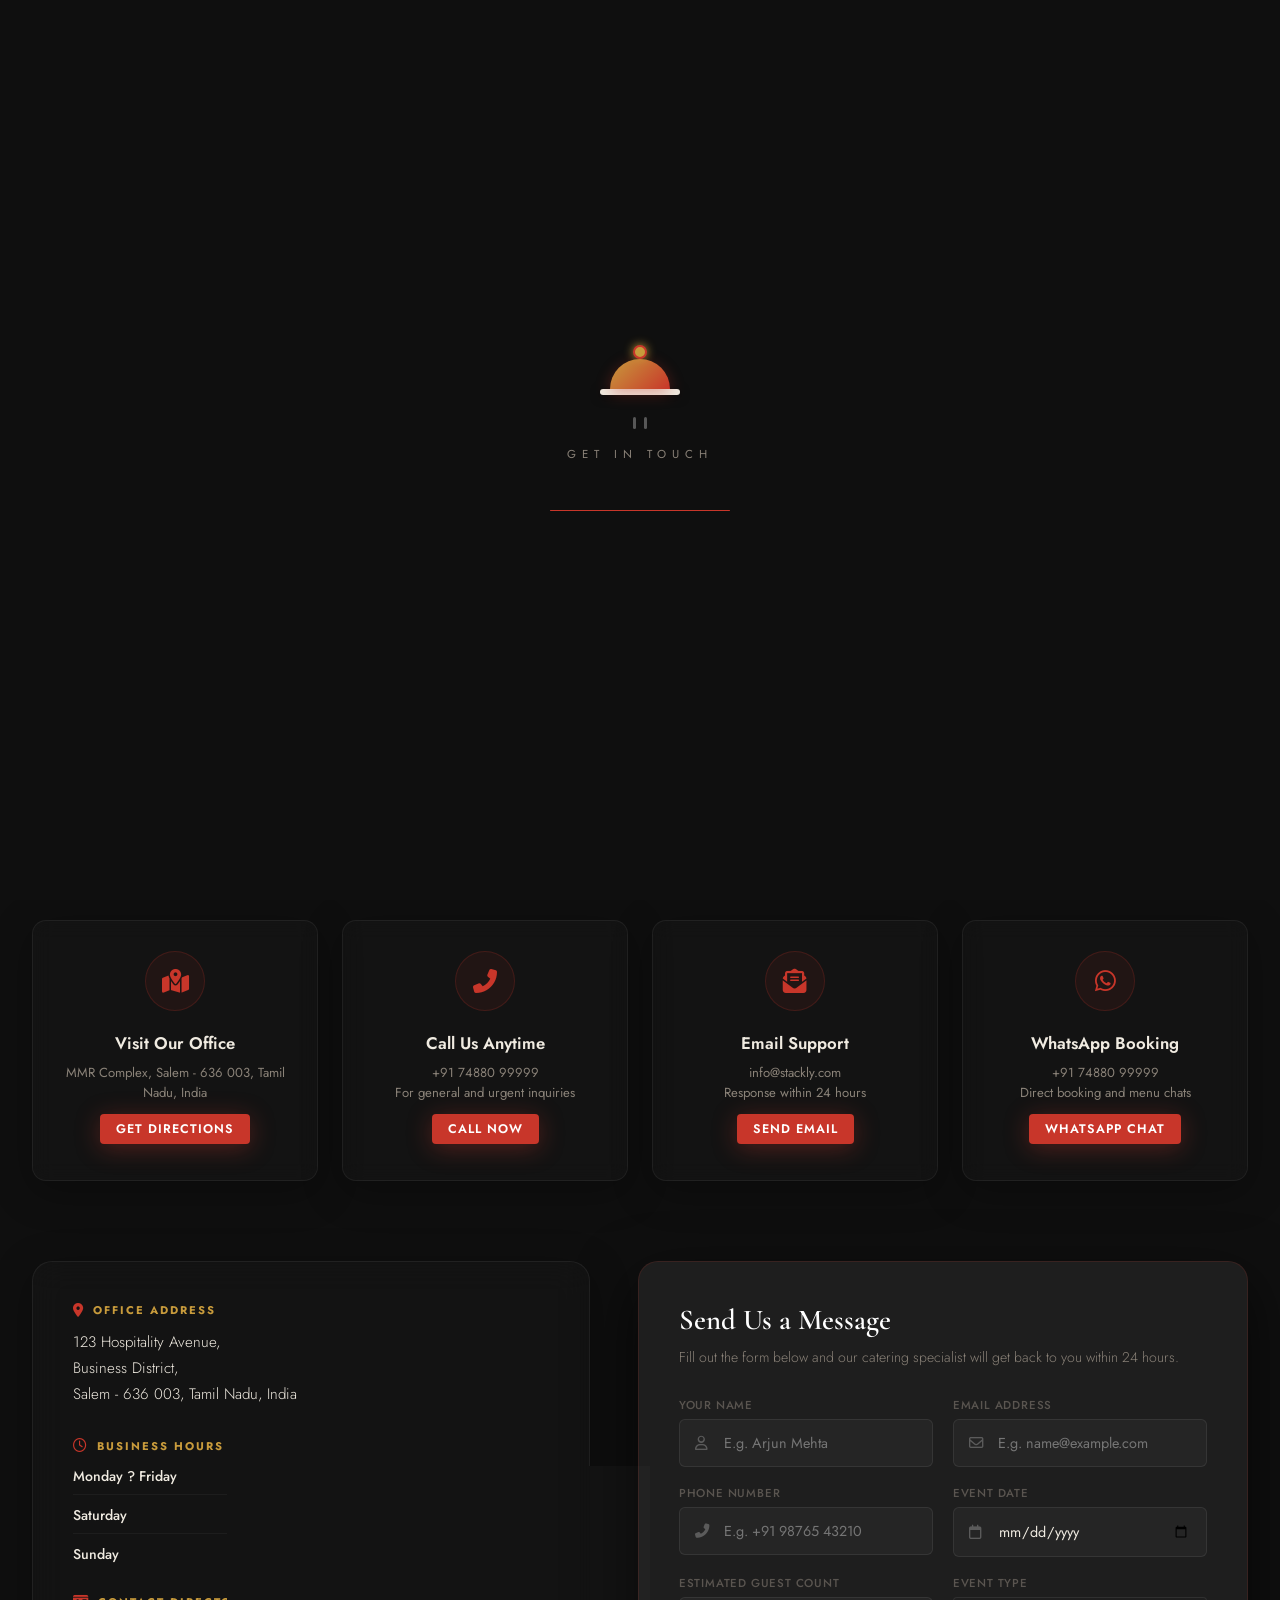
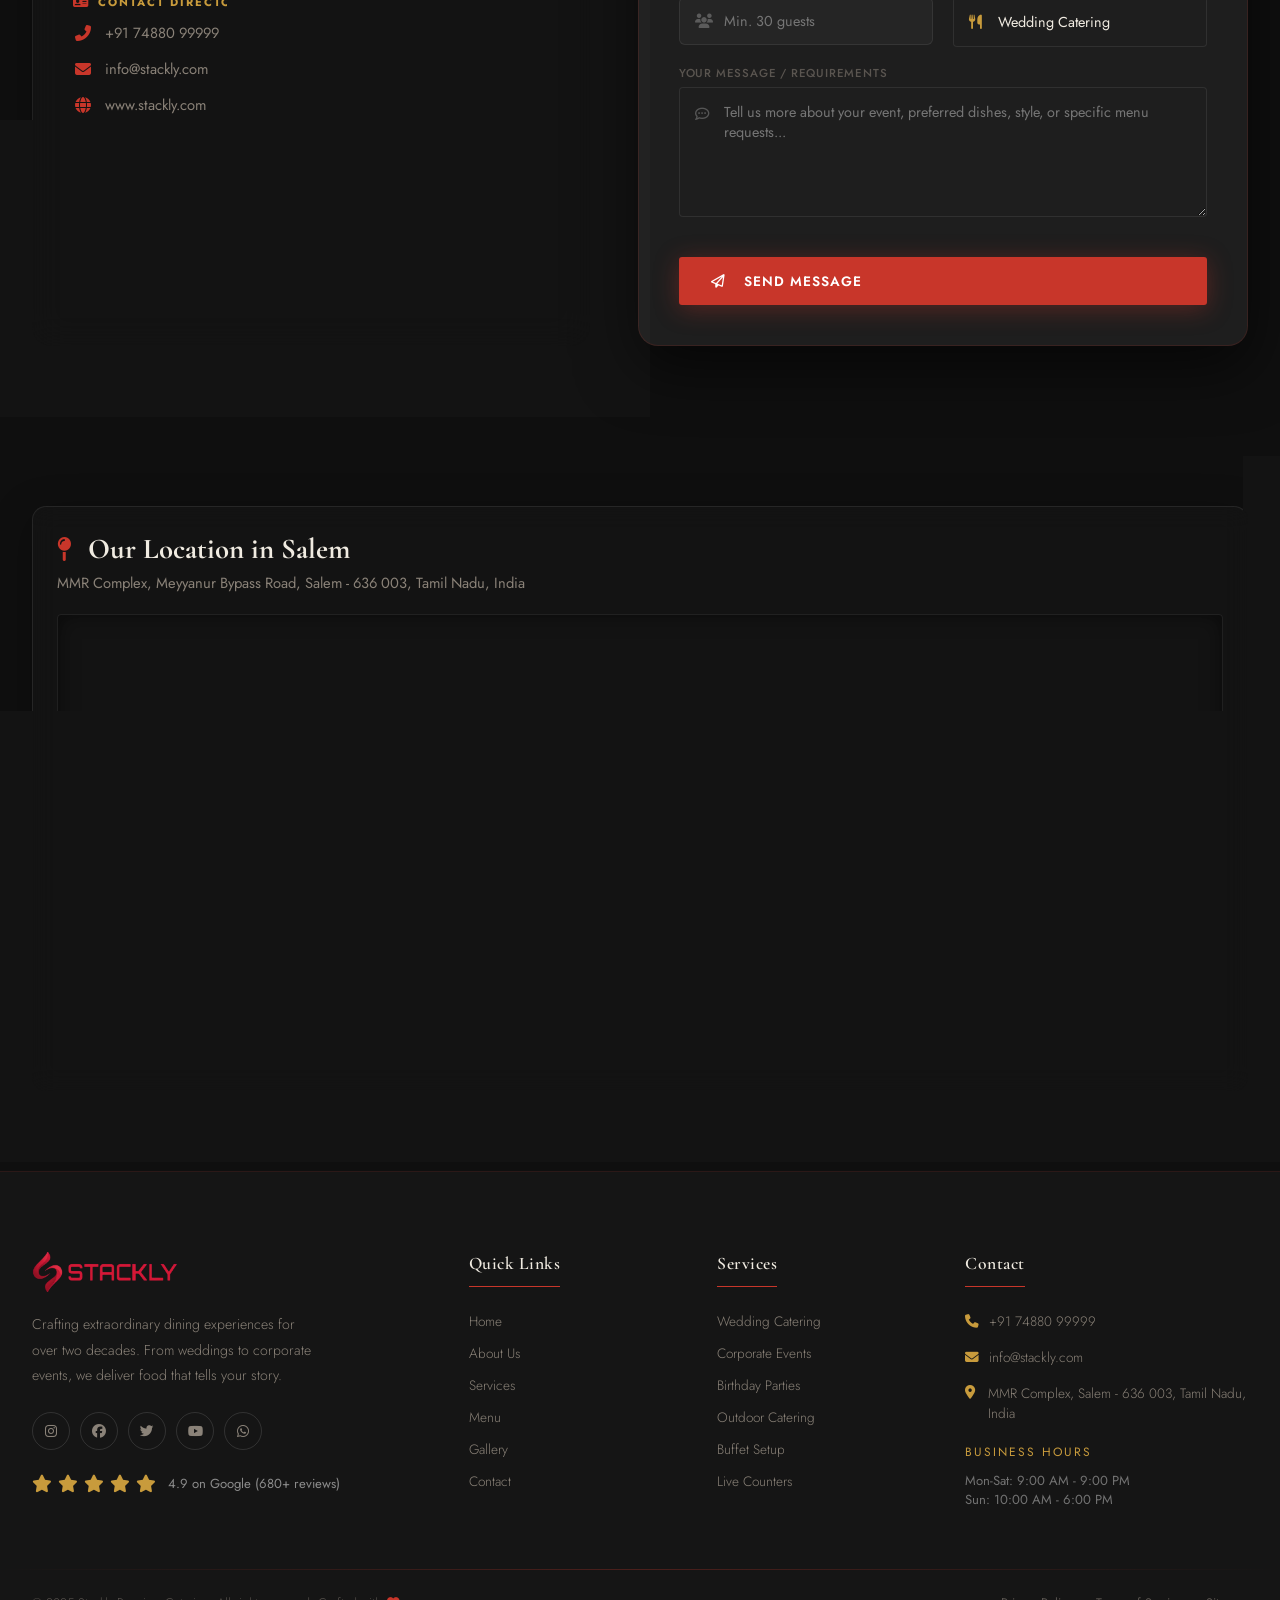
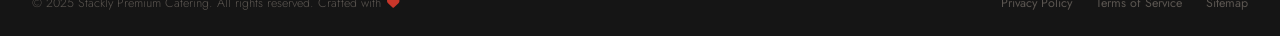
<file: contact.html>
<!DOCTYPE html>
<html lang="en" data-theme="dark">
<head>
  <meta charset="UTF-8" />
  <meta name="viewport" content="width=device-width, initial-scale=1.0" />
  <title>Contact Us ? Stackly Premium Catering</title>
  <meta name="description" content="Get in touch with Stackly Premium Catering. Request a quote or plan your custom menu with our expert culinary team in Salem, Tamil Nadu." />
  <link rel="preconnect" href="https://fonts.googleapis.com" />
  <link rel="preconnect" href="https://fonts.gstatic.com" crossorigin />
  <link href="https://fonts.googleapis.com/css2?family=Cormorant+Garamond:ital,wght@0,300;0,400;0,500;0,600;0,700;1,400;1,600;1,700&family=Jost:wght@300;400;500;600;700&display=swap" rel="stylesheet" />
  <link rel="stylesheet" href="https://cdnjs.cloudflare.com/ajax/libs/font-awesome/6.5.0/css/all.min.css" />
  <link rel="stylesheet" href="css/main.css?v=5.4" />
  
  <!-- ---- CONTACT PAGE PREMIUM STYLES ---- -->
  <style>
  /* -- Contact Hero Wrapper -- */
  .ch-hero {
    min-height: 100vh;
    padding: 140px 0 100px;
    background: var(--dark);
    position: relative;
    overflow: hidden;
    display: flex;
    align-items: center;
  }
  
  /* Ambient radial glows */
  .ch-hero::before {
    content: '';
    position: absolute;
    top: -120px; left: -100px;
    width: 800px; height: 800px;
    background: radial-gradient(circle, rgba(200, 54, 42, 0.08) 0%, transparent 60%);
    pointer-events: none;
  }
  
  .ch-hero::after {
    content: '';
    position: absolute;
    bottom: -150px; right: -100px;
    width: 700px; height: 700px;
    background: radial-gradient(circle, rgba(200, 155, 60, 0.06) 0%, transparent 60%);
    pointer-events: none;
  }

  /* Grid Inner Layout */
  .ch-inner {
    display: grid;
    grid-template-columns: 1.15fr 0.85fr;
    gap: 60px;
    align-items: center;
    position: relative;
    z-index: 2;
    width: 100%;
  }

  /* LEFT SIDE CONTENT */
  .ch-left {
    display: flex;
    flex-direction: column;
    gap: 24px;
  }

  /* Premium Glass Badge */
  .ch-badge-pill {
    display: inline-flex;
    align-items: center;
    gap: 10px;
    padding: 8px 20px;
    border-radius: 50px;
    background: rgba(255, 255, 255, 0.03);
    border: 1px solid rgba(200, 155, 60, 0.35);
    box-shadow: 0 8px 32px rgba(0, 0, 0, 0.25), inset 0 1px 0 rgba(255, 255, 255, 0.05);
    backdrop-filter: blur(12px);
    font-size: 0.76rem;
    font-weight: 600;
    letter-spacing: 2px;
    text-transform: uppercase;
    color: var(--gold);
    width: fit-content;
  }
  .ch-pill-dot {
    width: 7px; height: 7px;
    border-radius: 50%;
    background: var(--gold);
    animation: pulse 2s ease-in-out infinite;
  }

  /* Main Heading */
  .ch-title {
    font-family: var(--font-heading);
    font-size: clamp(2.6rem, 4.5vw, 4.5rem);
    font-weight: 600;
    line-height: 1.10;
    color: var(--text);
    letter-spacing: -0.02em;
  }
  
  .ch-title-gradient {
    background: linear-gradient(90deg, #E0B84D 0%, #C89B3C 50%, #C8362A 100%);
    background-size: 200% auto;
    -webkit-background-clip: text;
    -webkit-text-fill-color: transparent;
    animation: goldOrangeShift 5s ease infinite alternate;
  }
  
  @keyframes goldOrangeShift {
    0% { background-position: 0% 50%; }
    100% { background-position: 100% 50%; }
  }

  /* Description */
  .ch-desc {
    font-size: 1.02rem;
    color: var(--text-muted);
    line-height: 1.8;
    font-weight: 300;
    max-width: 580px;
  }

  /* CTA Buttons */
  .ch-btns {
    display: flex;
    gap: 16px;
    align-items: center;
    flex-wrap: wrap;
    margin-top: 10px;
  }
  
  .btn-quote {
    background: linear-gradient(135deg, var(--gold-light) 0%, var(--gold) 50%, var(--gold-dark) 100%);
    color: var(--dark) !important;
    box-shadow: 0 8px 32px var(--gold-glow);
    font-weight: 700;
    overflow: hidden;
  }
  
  .btn-quote::before {
    content: '';
    position: absolute;
    inset: 0;
    background: radial-gradient(circle, rgba(255,255,255,0.4) 0%, transparent 60%);
    transform: scale(0);
    transition: transform 0.5s ease-out;
    pointer-events: none;
  }
  
  .btn-quote:hover::before {
    transform: scale(3);
  }
  
  .btn-quote:hover {
    transform: translateY(-3px);
    box-shadow: 0 12px 40px rgba(200, 155, 60, 0.45);
    background: linear-gradient(135deg, var(--gold) 0%, var(--gold-dark) 100%);
    color: #fff !important;
  }
  
  .btn-call {
    border: 1.5px solid rgba(255, 255, 255, 0.15);
    background: rgba(255, 255, 255, 0.03);
    color: var(--text);
    backdrop-filter: blur(10px);
    font-weight: 600;
    transition: var(--transition);
  }
  
  .btn-call:hover {
    border-color: var(--crimson);
    color: var(--crimson);
    background: rgba(200, 54, 42, 0.05);
    transform: translateY(-3px);
  }
  
  .btn-call i {
    animation: phoneShake 2s ease infinite;
  }
  
  @keyframes phoneShake {
    0%, 100% { transform: rotate(0); }
    10%, 30%, 50% { transform: rotate(-10deg); }
    20%, 40%, 60% { transform: rotate(10deg); }
    70% { transform: rotate(0); }
  }

  /* RIGHT SIDE COLLAGE */
  .ch-right {
    position: relative;
    height: 580px;
    width: 100%;
  }

  /* Overlapping rounded image cards */
  .ch-collage-img {
    position: absolute;
    border-radius: 28px;
    overflow: hidden;
    box-shadow: 0 16px 48px rgba(0, 0, 0, 0.5);
    border: 1.5px solid rgba(255, 255, 255, 0.08);
    transition: transform 0.50s cubic-bezier(0.25, 0.46, 0.45, 0.94), box-shadow 0.50s ease, z-index 0s;
  }
  
  .ch-collage-img img {
    width: 100%;
    height: 100%;
    object-fit: cover;
    display: block;
    transition: transform 0.6s ease;
  }
  
  .ch-collage-img:hover {
    z-index: 10 !important;
    box-shadow: 0 24px 64px rgba(0, 0, 0, 0.65);
    border-color: rgba(200, 155, 60, 0.3);
  }
  
  .ch-collage-img:hover img {
    transform: scale(1.08);
  }

  /* Image labels */
  .ch-img-lbl {
    position: absolute;
    bottom: 12px; left: 12px;
    background: rgba(0, 0, 0, 0.75);
    backdrop-filter: blur(10px);
    border-radius: 8px;
    padding: 4px 12px;
    font-size: 0.68rem;
    font-weight: 600;
    color: rgba(255, 255, 255, 0.85);
  }

  /* Collage placements & floating animations */
  .chi-1 { width: 230px; height: 180px; top: 40px; left: 20px; z-index: 3; rotate: -3deg; animation: chFloat1 6s infinite ease-in-out; }
  .chi-2 { width: 190px; height: 210px; top: 20px; left: 210px; z-index: 4; rotate: 2deg; animation: chFloat2 5.5s infinite ease-in-out; }
  .chi-3 { width: 180px; height: 160px; top: 180px; left: 300px; z-index: 2; rotate: -1.5deg; animation: chFloat3 6.5s infinite ease-in-out; }
  .chi-4 { width: 210px; height: 160px; top: 210px; left: 10px; z-index: 5; rotate: 1deg; animation: chFloat2 5.2s 0.3s infinite ease-in-out; }
  .chi-5 { width: 180px; height: 180px; top: 350px; left: 190px; z-index: 4; rotate: -2deg; animation: chFloat1 5.8s 0.6s infinite ease-in-out; }
  .chi-6 { width: 190px; height: 160px; top: 320px; left: 0px; z-index: 3; rotate: 2.5deg; animation: chFloat3 6s 0.9s infinite ease-in-out; }

  @keyframes chFloat1 { 0%, 100% { transform: translateY(0); } 50% { transform: translateY(-10px); } }
  @keyframes chFloat2 { 0%, 100% { transform: translateY(-4px); } 50% { transform: translateY(8px); } }
  @keyframes chFloat3 { 0%, 100% { transform: translateY(0); } 50% { transform: translateY(-12px); } }

  /* Floating Trust Badges */
  .ch-trust-badge {
    position: absolute;
    display: flex;
    align-items: center;
    gap: 8px;
    padding: 8px 14px;
    background: rgba(15, 15, 15, 0.85);
    border: 1px solid rgba(200, 155, 60, 0.3);
    border-radius: var(--radius);
    backdrop-filter: blur(12px);
    box-shadow: 0 8px 24px rgba(0, 0, 0, 0.35);
    z-index: 15;
    animation: badgeFloat var(--bf-dur) var(--bf-del) infinite ease-in-out;
    white-space: nowrap;
  }
  
  @keyframes badgeFloat {
    0%, 100% { transform: translateY(0); }
    50% { transform: translateY(-6px); }
  }
  
  .ct-icon { font-size: 1.1rem; }
  .ct-text { display: flex; flex-direction: column; }
  .ct-val { font-size: 0.85rem; font-weight: 700; color: var(--gold); line-height: 1.1; }
  .ct-lbl { font-size: 0.62rem; color: var(--text-muted); }

  /* Trust Badge positions */
  .ctb-1 { top: 20px; left: -10px; --bf-dur: 4s; --bf-del: 0s; }
  .ctb-2 { top: 120px; right: -15px; --bf-dur: 4.5s; --bf-del: 0.5s; }
  .ctb-3 { bottom: 200px; left: -20px; --bf-dur: 4.2s; --bf-del: 1s; }
  .ctb-4 { bottom: 80px; right: -10px; --bf-dur: 4.8s; --bf-del: 1.5s; }

  /* -- Quick Contact Cards -- */
  .contact-cards-section {
    padding: 60px 0 80px;
    position: relative;
    z-index: 5;
    margin-top: -40px;
  }
  
  .q-cards-grid {
    display: grid;
    grid-template-columns: repeat(4, 1fr);
    gap: 24px;
  }
  
  .q-card {
    display: block !important;
    text-decoration: none !important;
    background: rgba(255, 255, 255, 0.02);
    border: 1px solid rgba(255, 255, 255, 0.06);
    border-radius: var(--radius);
    padding: 30px 24px;
    text-align: center;
    position: relative;
    overflow: hidden;
    backdrop-filter: blur(10px);
    transition: transform 0.4s cubic-bezier(0.25, 0.46, 0.45, 0.94),
                border-color 0.4s ease,
                box-shadow 0.4s ease;
    box-shadow: var(--shadow-card);
    cursor: pointer;
  }
  
  .q-card::before {
    content: '';
    position: absolute;
    inset: 0;
    border-radius: var(--radius);
    background: linear-gradient(135deg, rgba(200, 54, 42, 0.15), rgba(200, 155, 60, 0.15));
    opacity: 0;
    transition: opacity 0.4s ease;
  }
  
  .q-card:hover {
    transform: translateY(-8px);
    border-color: rgba(200, 54, 42, 0.4);
    box-shadow: 0 20px 40px rgba(0, 0, 0, 0.4), 0 0 0 1px rgba(200, 54, 42, 0.15);
  }
  
  .q-card:hover::before {
    opacity: 1;
  }
  
  .q-icon-wrap {
    width: 60px;
    height: 60px;
    border-radius: 50%;
    background: rgba(200, 54, 42, 0.08);
    border: 1px solid rgba(200, 54, 42, 0.2);
    display: flex;
    align-items: center;
    justify-content: center;
    margin: 0 auto 20px;
    font-size: 1.5rem;
    color: var(--crimson);
    position: relative;
    z-index: 2;
    transition: transform 0.4s ease, background 0.4s ease, color 0.4s ease;
  }
  
  .q-card:hover .q-icon-wrap {
    transform: scale(1.1) rotate(5deg);
    background: var(--crimson);
    color: #fff;
    box-shadow: 0 8px 24px rgba(200, 54, 42, 0.3);
  }
  
  .q-title {
    font-size: 1.05rem;
    font-weight: 600;
    color: var(--text);
    margin-bottom: 8px;
    position: relative;
    z-index: 2;
  }
  
  .q-desc {
    font-size: 0.82rem;
    color: var(--text-muted);
    line-height: 1.5;
    position: relative;
    z-index: 2;
  }

  /* -- Contact Details Form Layout -- */
  .contact-details-grid {
    display: grid;
    grid-template-columns: 0.955fr 1.045fr;
    gap: 48px;
    margin-bottom: 120px;
  }

  /* Premium Glass Info Panel */
  .glass-info-panel {
    background: rgba(255, 255, 255, 0.02);
    border: 1px solid rgba(255, 255, 255, 0.06);
    border-radius: var(--radius-lg);
    padding: 40px;
    backdrop-filter: blur(16px);
    box-shadow: var(--shadow-card);
    display: flex;
    flex-direction: column;
    gap: 30px;
  }
  
  .glass-panel-section {
    display: flex;
    flex-direction: column;
    gap: 12px;
  }
  
  .glass-panel-section h4 {
    font-family: var(--font-body);
    font-size: 0.70rem;
    font-weight: 700;
    letter-spacing: 2px;
    text-transform: uppercase;
    color: var(--gold);
    display: flex;
    align-items: center;
    gap: 8px;
  }
  
  .glass-panel-section h4 i {
    font-size: 0.85rem;
    color: var(--crimson);
  }
  
  .glass-address {
    font-size: 0.95rem;
    color: var(--text);
    line-height: 1.7;
    font-weight: 300;
  }
  
  .hours-list {
    display: flex;
    flex-direction: column;
    gap: 10px;
  }
  
  .hours-row {
    display: flex;
    justify-content: space-between;
    align-items: center;
    font-size: 0.88rem;
    color: var(--text-muted);
    padding-bottom: 8px;
    border-bottom: 1px solid rgba(255, 255, 255, 0.04);
  }
  .hours-row:last-child {
    border-bottom: none;
    padding-bottom: 0;
  }
  
  .hours-row strong {
    font-weight: 500;
    color: var(--text);
  }
  
  .hours-row span {
    font-weight: 300;
  }
  
  .sunday-special {
    color: #2ecc71 !important;
    font-weight: 500 !important;
  }
  
  .contact-panel-links {
    display: flex;
    flex-direction: column;
    gap: 14px;
  }
  
  .panel-link-item {
    display: flex;
    align-items: center;
    gap: 12px;
    font-size: 0.92rem;
    color: var(--text-muted);
    transition: var(--transition);
  }
  
  .panel-link-item i {
    font-size: 1rem;
    color: var(--crimson);
    width: 20px;
    text-align: center;
  }
  
  .panel-link-item:hover {
    color: var(--gold);
    transform: translateX(4px);
  }

  /* Responsive details */
  @media (max-width: 1100px) {
    .ch-inner { grid-template-columns: 1fr; gap: 50px; }
    .ch-right { height: 480px; max-width: 500px; margin: 0 auto; }
    .q-cards-grid { grid-template-columns: repeat(2, 1fr); gap: 20px; }
    .contact-details-grid { grid-template-columns: 1fr; gap: 40px; }
  }
  
  @media (max-width: 768px) {
    .ch-hero { padding: 120px 0 60px; }
    .ch-title { font-size: clamp(2.2rem, 8vw, 3.2rem); }
    .q-cards-grid { grid-template-columns: 1fr; gap: 16px; }
    .glass-info-panel { padding: 24px; }
  }
  
  /* -- Map Section -- */
  .contact-map-section {
    padding: 10px 0 80px;
    position: relative;
    z-index: 5;
    margin-top: 0;
  }
  
  .map-card {
    background: rgba(255, 255, 255, 0.02);
    border: 1px solid rgba(255, 255, 255, 0.08);
    border-radius: var(--radius);
    padding: 24px;
    box-shadow: var(--shadow-card);
    backdrop-filter: blur(12px);
  }
  
  .map-header {
    margin-bottom: 20px;
  }
  
  .map-title-wrap {
    display: flex;
    align-items: center;
    gap: 12px;
    margin-bottom: 6px;
  }
  
  .map-title-wrap h3 {
    font-family: var(--font-heading);
    font-size: 1.8rem;
    color: var(--text);
    margin: 0;
  }
  
  .map-header p {
    font-size: 0.92rem;
    color: var(--text-muted);
    margin: 0;
  }
  
  .map-iframe-container {
    border-radius: var(--radius-xs);
    overflow: hidden;
    border: 1px solid rgba(255, 255, 255, 0.06);
    box-shadow: inset 0 0 20px rgba(0,0,0,0.5);
  }
  
  .map-iframe-container iframe {
    display: block;
    filter: invert(90%) hue-rotate(180deg) brightness(95%) contrast(90%) grayscale(70%);
    transition: filter 0.5s ease;
  }
  
  .map-iframe-container iframe:hover {
    filter: invert(90%) hue-rotate(180deg) brightness(100%) contrast(95%) grayscale(30%);
  }
  </style>
</head>

<body class="loading">

  <!-- Loader -->
  <div id="loader">
    <div class="loader-logo"><img src="assets/images/redlogo.webp" alt="Company Logo" style="height: 60px; width: auto;" /></div>
    <div class="loader-line"></div>
    <div class="loader-text">Get in Touch</div>
    <div class="loader-bar-wrap"><div class="loader-bar"></div></div>
  </div>

  <!-- Custom Cursor -->
  <div class="cursor"></div>
  <div class="cursor-follower"></div>

  <!-- Scroll Progress -->
  <div id="scroll-progress"></div>

  <!-- ---- NAVBAR ---- -->
    <!-- Top Utility Information Bar -->
  <div class="top-bar">
    <div class="top-bar-inner">
      <div class="top-bar-item"><i class="fas fa-phone-alt"></i> <a href="tel:+919876543210">+91 98765 43210</a></div>
      <span class="top-bar-separator">|</span>
      <div class="top-bar-item"><i class="fas fa-envelope"></i> <a href="mailto:hello@stacklycatering.com">hello@stacklycatering.com</a></div>
      <span class="top-bar-separator">|</span>
      <div class="top-bar-item"><i class="fas fa-clock"></i> <span>Mon-Sun : 9 AM - 10 PM</span></div>
      <span class="top-bar-separator">|</span>
      <div class="top-bar-item"><i class="fas fa-map-marker-alt"></i> <span>Salem</span></div>
    </div>
  </div>

  <nav id="navbar">
    <div class="nav-inner">
      <a href="index.html" class="nav-logo">
        <img src="assets/images/redlogo.webp" alt="Company Logo" style="height: 40px; width: auto;" />
      </a>
      <div class="nav-links">
        <a href="index.html">Home</a>
        <a href="about.html">About</a>
        
        <div class="dropdown">
          <a href="services.html" class="dropdown-toggle">Services <i class="fas fa-chevron-down"></i></a>
          <div class="dropdown-menu">
            <a href="services.html#wedding-catering"><i class="fas fa-heart" style="color:var(--gold);font-size:0.7rem;width:14px;text-align:center;flex-shrink:0;"></i> Wedding Catering</a>
            <a href="services.html#corporate-catering"><i class="fas fa-briefcase" style="color:var(--gold);font-size:0.7rem;width:14px;text-align:center;flex-shrink:0;"></i> Corporate Catering</a>
            <a href="services.html#birthday-parties"><i class="fas fa-birthday-cake" style="color:var(--gold);font-size:0.7rem;width:14px;text-align:center;flex-shrink:0;"></i> Birthday Parties</a>
            <a href="services.html#outdoor-catering"><i class="fas fa-tree" style="color:var(--gold);font-size:0.7rem;width:14px;text-align:center;flex-shrink:0;"></i> Outdoor Catering</a>
                        <div class="dropdown-divider"></div>
            <a href="services.html#housewarming-events"><i class="fas fa-home" style="color:var(--gold);font-size:0.7rem;width:14px;text-align:center;flex-shrink:0;"></i> Housewarming Events</a>
            <a href="services.html#private-dining"><i class="fas fa-utensils" style="color:var(--gold);font-size:0.7rem;width:14px;text-align:center;flex-shrink:0;"></i> Private Dining</a>
            <a href="services.html#live-food-stations"><i class="fas fa-fire" style="color:var(--gold);font-size:0.7rem;width:14px;text-align:center;flex-shrink:0;"></i> Live Food Stations</a>
            <a href="services.html#buffet-catering"><i class="fas fa-concierge-bell" style="color:var(--gold);font-size:0.7rem;width:14px;text-align:center;flex-shrink:0;"></i> Buffet Catering</a>
            <a href="services.html#event-planning"><i class="fas fa-calendar-check" style="color:var(--gold);font-size:0.7rem;width:14px;text-align:center;flex-shrink:0;"></i> Event Planning</a>
          </div>
        </div>

        <div class="dropdown">
          <a href="menu.html" class="dropdown-toggle">Menu <i class="fas fa-chevron-down"></i></a>
          <div class="dropdown-menu">
            <a href="menu.html#filter-starters"><i class="fas fa-drumstick-bite" style="color:var(--gold);font-size:0.7rem;width:14px;text-align:center;flex-shrink:0;"></i> Starters</a>
            <a href="menu.html#filter-main"><i class="fas fa-utensils" style="color:var(--gold);font-size:0.7rem;width:14px;text-align:center;flex-shrink:0;"></i> Main Course</a>
                        <div class="dropdown-divider"></div>
            <a href="menu.html#filter-south-indian"><i class="fas fa-seedling" style="color:var(--gold);font-size:0.7rem;width:14px;text-align:center;flex-shrink:0;"></i> South Indian</a>
            <a href="menu.html#filter-north-indian"><i class="fas fa-pepper-hot" style="color:var(--gold);font-size:0.7rem;width:14px;text-align:center;flex-shrink:0;"></i> North Indian</a>
            <a href="menu.html#filter-chinese"><i class="fas fa-yin-yang" style="color:var(--gold);font-size:0.7rem;width:14px;text-align:center;flex-shrink:0;"></i> Chinese</a>
            <a href="menu.html#filter-continental"><i class="fas fa-globe-europe" style="color:var(--gold);font-size:0.7rem;width:14px;text-align:center;flex-shrink:0;"></i> Continental</a>
                        <div class="dropdown-divider"></div>
            <a href="menu.html#filter-snacks"><i class="fas fa-fire-burner" style="color:var(--gold);font-size:0.7rem;width:14px;text-align:center;flex-shrink:0;"></i> Live Counters</a>
            <a href="menu.html#filter-desserts"><i class="fas fa-ice-cream" style="color:var(--gold);font-size:0.7rem;width:14px;text-align:center;flex-shrink:0;"></i> Desserts</a>
            <a href="menu.html#filter-drinks"><i class="fas fa-wine-glass" style="color:var(--gold);font-size:0.7rem;width:14px;text-align:center;flex-shrink:0;"></i> Beverages</a>
            <a href="menu.html"><i class="fas fa-list-ul" style="color:var(--gold);font-size:0.7rem;width:14px;text-align:center;flex-shrink:0;"></i> Custom Menus</a>
          </div>
        </div>

        <a href="gallery.html">Gallery</a>
        <a href="contact.html">Contact</a>
      </div>
      <div class="nav-right">
        <a href="login.html" class="btn btn-gold nav-cta">Login</a>
        <button class="hamburger" aria-label="Menu">
          <span></span><span></span><span></span>
        </button>
      </div>
    </div>
  </nav>

  <!-- Mobile Menu -->
  <!-- Mobile Menu -->
  <div class="mobile-menu">
    <a href="index.html">Home</a>
    <a href="about.html">About</a>
    <a href="services.html">Services</a>
    <a href="menu.html">Menu</a>
    <a href="gallery.html">Gallery</a>
    <a href="contact.html">Contact</a>
    <a href="login.html" class="btn btn-gold">Login</a>
    <div class="mobile-menu-social">
      <a href="404.html"><i class="fab fa-instagram"></i></a>
      <a href="404.html"><i class="fab fa-facebook"></i></a>
      <a href="404.html"><i class="fab fa-whatsapp"></i></a>
    </div>
  </div>

  <!-- ---- PREMIUM CONTACT HERO ---- -->
  <section class="ch-hero" id="contact-hero">
    <div class="container ch-inner">
      
      <!-- -- LEFT: Hero Content -- -->
      <div class="ch-left">
        <div class="breadcrumb reveal">
          <a href="index.html">Home</a>
          <span class="breadcrumb-sep">?</span>
          <span>Contact Us</span>
        </div>

        <!-- Premium Glass Badge -->
        <div class="ch-badge-pill reveal">
          <span class="ch-pill-dot"></span>
          ?? Let's Plan Your Perfect Event
        </div>

        <!-- Main Heading -->
        <h1 class="ch-title reveal stagger-1">
          Let's Create an <span class="ch-title-gradient">Unforgettable Dining Experience</span> Together
        </h1>

        <!-- Description -->
        <p class="ch-desc reveal stagger-2">
          Whether you're planning an intimate family gathering, a dream wedding, a corporate event, or a grand celebration, our catering specialists are here to help. Share your vision, and we'll create a personalized dining experience tailored to your guests, budget, and occasion.
        </p>

        <!-- CTA Buttons -->
        <div class="ch-btns reveal stagger-3">
          <a href="404.html" class="btn btn-quote"><i class="far fa-calendar-check"></i> Request a Free Quote</a>
          <a href="404.html" class="btn btn-call"><i class="fas fa-phone-alt"></i> Call Our Team</a>
        </div>
      </div>

      <!-- -- RIGHT: Artistic Collage & Trust Badges -- -->
      <div class="ch-right" id="ch-collage">
        
        <!-- Floating Trust Badges -->
        <div class="ch-trust-badge ctb-1 reveal">
          <span class="ct-icon"><i class="fas fa-star" style="color:var(--gold);margin-right:2px;"></i></span>
          <div class="ct-text">
            <span class="ct-val">4.9 Rating</span>
            <span class="ct-lbl">Customer Reviews</span>
          </div>
        </div>

        <div class="ch-trust-badge ctb-2 reveal stagger-1">
          <span class="ct-icon"><i class="fas fa-utensils" style="color:var(--gold);margin-right:4px;"></i></span>
          <div class="ct-text">
            <span class="ct-val">1,500+</span>
            <span class="ct-lbl">Successful Events</span>
          </div>
        </div>

        <div class="ch-trust-badge ctb-3 reveal stagger-2">
          <span class="ct-icon"><i class="fas fa-utensils"></i></span>
          <div class="ct-text">
            <span class="ct-val">50+</span>
            <span class="ct-lbl">Culinary Experts</span>
          </div>
        </div>

        <div class="ch-trust-badge ctb-4 reveal stagger-3">
          <span class="ct-icon"><i class="fas fa-clock" style="color:var(--gold);font-size:1.0rem;margin-right:4px;"></i></span>
          <div class="ct-text">
            <span class="ct-val">24-Hour</span>
            <span class="ct-lbl">Response Time</span>
          </div>
        </div>

        <!-- Collage Images -->
        <div class="ch-collage-img chi-1" data-depth="1">
          <img src="./assets/images/dish-breakfast.webp" alt="Professional catering consultation" loading="lazy">
          <div class="ch-img-lbl">Catering Consultation</div>
        </div>

        <div class="ch-collage-img chi-2" data-depth="3">
          <img src="assets/images/wedding-catering.webp" alt="Elegant wedding reception setup" loading="lazy">
          <div class="ch-img-lbl">Wedding Reception</div>
        </div>

        <div class="ch-collage-img chi-3" data-depth="2">
          <img src="assets/images/corporate-catering.webp" alt="Luxury buffet presentation" loading="lazy">
          <div class="ch-img-lbl">Luxury Buffet</div>
        </div>

        <div class="ch-collage-img chi-4" data-depth="4">
          <img src="./assets/images/dish-desserts.webp" alt="Friendly catering staff" loading="lazy">
          <div class="ch-img-lbl">Culinary Team</div>
        </div>

        <div class="ch-collage-img chi-5" data-depth="2">
          <img src="./assets/images/menu-south-indian.webp" alt="Event planning desk" loading="lazy">
          <div class="ch-img-lbl">Event Planning Desk</div>
        </div>

        <div class="ch-collage-img chi-6" data-depth="5">
          <img src="./assets/images/south-indian-food.webp" alt="Chef discussing menu with clients" loading="lazy">
          <div class="ch-img-lbl">Menu Design</div>
        </div>

      </div>
    </div>
  </section>

  <!-- ---- QUICK CONTACT CARDS ---- -->
  <section class="contact-cards-section">
    <div class="container q-cards-grid">
      
      <!-- Card 1: Visit Office -->
      <a href="404.html" target="_blank" class="q-card reveal">
        <div class="q-icon-wrap"><i class="fas fa-map-marked-alt"></i></div>
        <h3 class="q-title">Visit Our Office</h3>
        <p class="q-desc" style="color:var(--text-muted); margin-bottom:12px;">MMR Complex, Salem - 636 003, Tamil Nadu, India</p>
        <span class="btn btn-gold btn-sm" style="display:inline-block; font-size:0.78rem; padding:6px 16px; border-radius:4px; pointer-events:none;">Get Directions</span>
      </a>

      <!-- Card 2: Call Us -->
      <a href="404.html" class="q-card reveal stagger-1">
        <div class="q-icon-wrap"><i class="fas fa-phone-alt"></i></div>
        <h3 class="q-title">Call Us Anytime</h3>
        <p class="q-desc" style="color:var(--text-muted); margin-bottom:12px;">+91 74880 99999<br>For general and urgent inquiries</p>
        <span class="btn btn-gold btn-sm" style="display:inline-block; font-size:0.78rem; padding:6px 16px; border-radius:4px; pointer-events:none;">Call Now</span>
      </a>

      <!-- Card 3: Email Support -->
      <a href="404.html" class="q-card reveal stagger-2">
        <div class="q-icon-wrap"><i class="fas fa-envelope-open-text"></i></div>
        <h3 class="q-title">Email Support</h3>
        <p class="q-desc" style="color:var(--text-muted); margin-bottom:12px;">info@stackly.com<br>Response within 24 hours</p>
        <span class="btn btn-gold btn-sm" style="display:inline-block; font-size:0.78rem; padding:6px 16px; border-radius:4px; pointer-events:none;">Send Email</span>
      </a>

      <!-- Card 4: WhatsApp Booking -->
      <a href="404.html" target="_blank" class="q-card reveal stagger-3">
        <div class="q-icon-wrap"><i class="fab fa-whatsapp"></i></div>
        <h3 class="q-title">WhatsApp Booking</h3>
        <p class="q-desc" style="color:var(--text-muted); margin-bottom:12px;">+91 74880 99999<br>Direct booking and menu chats</p>
        <span class="btn btn-gold btn-sm" style="display:inline-block; font-size:0.78rem; padding:6px 16px; border-radius:4px; pointer-events:none;">WhatsApp Chat</span>
      </a>

    </div>
  </section>

  <!-- ---- CONTACT DETAILS & FORM ---- -->
  <section class="section" id="contact-details-form" style="position:relative; z-index:1; padding-top:0; padding-bottom:30px;">
    <div class="container">
      <div class="contact-details-grid">
        
        <!-- Left Column: Premium Glass Info Panel -->
        <div class="glass-info-panel reveal-left">
          
          <!-- Section 1: Office Address -->
          <div class="glass-panel-section">
            <h4><i class="fas fa-map-marker-alt"></i> Office Address</h4>
            <p class="glass-address">
              123 Hospitality Avenue,<br>
              Business District,<br>
              Salem - 636 003, Tamil Nadu, India
            </p>
          </div>

          <!-- Section 2: Business Hours -->
          <div class="glass-panel-section">
            <h4><i class="far fa-clock"></i> Business Hours</h4>
            <div class="hours-list">
              <div class="hours-row">
                <strong>Monday ? Friday</strong>
                <span>9:00 AM ? 8:00 PM</span>
              </div>
              <div class="hours-row">
                <strong>Saturday</strong>
                <span>9:00 AM ? 6:00 PM</span>
              </div>
              <div class="hours-row">
                <strong>Sunday</strong>
                <span class="sunday-special">Available for Events</span>
              </div>
            </div>
          </div>

          <!-- Section 3: Contact Info Preview -->
          <div class="glass-panel-section">
            <h4><i class="fas fa-id-card"></i> Contact Directory</h4>
            <div class="contact-panel-links">
              <a href="tel:+917488099999" class="panel-link-item">
                <i class="fas fa-phone-alt"></i>
                <span>+91 74880 99999</span>
              </a>
              <a href="mailto:info@stackly.com" class="panel-link-item">
                <i class="fas fa-envelope"></i>
                <span>info@stackly.com</span>
              </a>
              <a href="https://www.stackly.com" target="_blank" class="panel-link-item">
                <i class="fas fa-globe"></i>
                <span>www.stackly.com</span>
              </a>
              <a href="https://wa.me/917488099999" target="_blank" class="panel-link-item">
                <i class="fab fa-whatsapp"></i>
                <span>+91 74880 99999 (WhatsApp)</span>
              </a>
            </div>
          </div>

        </div>


        <!-- Right Column: Contact Form -->
        <div class="contact-form-card reveal-right">
          <h3>Send Us a Message</h3>
          <p>Fill out the form below and our catering specialist will get back to you within 24 hours.</p>
          
          <form class="auth-form" id="contactForm" novalidate onsubmit="event.preventDefault();">
            
            <div class="form-grid-2">
              <div class="form-group">
                <label for="name">Your Name</label>
                <div class="form-input-wrap">
                  <i class="far fa-user"></i>
                  <input type="text" id="name" placeholder="E.g. Arjun Mehta" required />
                </div>
              </div>
              
              <div class="form-group">
                <label for="email">Email Address</label>
                <div class="form-input-wrap">
                  <i class="far fa-envelope"></i>
                  <input type="email" id="email" placeholder="E.g. name@example.com" required />
                </div>
              </div>
            </div>

            <div class="form-grid-2">
              <div class="form-group">
                <label for="phone">Phone Number</label>
                <div class="form-input-wrap">
                  <i class="fas fa-phone-alt"></i>
                  <input type="tel" id="phone" placeholder="E.g. +91 98765 43210" />
                </div>
              </div>
              
              <div class="form-group">
                <label for="date">Event Date</label>
                <div class="form-input-wrap">
                  <i class="far fa-calendar"></i>
                  <input type="date" id="date" />
                </div>
              </div>
            </div>

            <div class="form-grid-2">
              <div class="form-group">
                <label for="guests">Estimated Guest Count</label>
                <div class="form-input-wrap">
                  <i class="fas fa-users"></i>
                  <input type="number" id="guests" min="10" placeholder="Min. 30 guests" />
                </div>
              </div>
              
              <div class="form-group">
                <label for="service">Event Type</label>
                <div class="form-input-wrap">
                  <i class="fas fa-utensils" style="color:var(--gold);margin-right:4px;"></i>
                  <select id="service" style="width:100%; padding:14px 16px 14px 44px; background:var(--dark-3); border:1px solid rgba(255,255,255,0.08); border-radius:var(--radius-xs); color:var(--text); font-family:var(--font-body); font-size:0.9rem; outline:none; appearance:none;">
                    <option value="wedding">Wedding Catering</option>
                    <option value="corporate">Corporate Event</option>
                    <option value="birthday">Birthday Party</option>
                    <option value="outdoor">Outdoor Event</option>
                    <option value="other">Other Gathering</option>
                  </select>
                </div>
              </div>
            </div>

            <div class="form-group">
              <label for="message">Your Message / Requirements</label>
              <div class="form-input-wrap">
                <i class="far fa-comment-dots" style="top:20px; transform:none;"></i>
                <textarea id="message" rows="5" placeholder="Tell us more about your event, preferred dishes, style, or specific menu requests..." style="width:100%; padding:14px 16px 14px 44px; background:var(--dark-3); border:1px solid rgba(255,255,255,0.08); border-radius:var(--radius-xs); color:var(--text); font-family:var(--font-body); font-size:0.9rem; outline:none; resize:vertical; min-height:120px;"></textarea>
              </div>
            </div>

            <button type="button" class="btn btn-gold btn-auth" style="margin-top:16px;">
              <i class="far fa-paper-plane" style="margin-right:8px;"></i> Send Message
            </button>

          </form>
        </div>

      </div>
    </div>
  </section>

  <!-- ---- MAP SECTION ---- -->
  <section class="contact-map-section reveal">
    <div class="container">
      <div class="map-card">
        <div class="map-header">
          <div class="map-title-wrap">
            <span class="map-icon"><i class="fas fa-map-pin" style="color:var(--crimson);font-size:1.5rem;vertical-align:-4px;margin-right:4px;"></i></span>
            <h3>Our Location in Salem</h3>
          </div>
          <p>MMR Complex, Meyyanur Bypass Road, Salem - 636 003, Tamil Nadu, India</p>
        </div>
        <div class="map-iframe-container">
          <iframe 
            src="https://www.google.com/maps/embed?pb=!1m18!1m12!1m3!1d3907.574676100259!2d78.13499447582565!3d11.653609842426394!2m3!1f0!2f0!3f0!3m2!1i1024!2i768!4f13.1!3m3!1m2!1s0x3babf038cbb592ef%3A0xe54ef92bb1c2c366!2sSalem%20Meyyanur%20Bypass%20Road!5e0!3m2!1sen!2sin!4v1720412000000!5m2!1sen!2sin" 
            width="100%" 
            height="450" 
            style="border:0;" 
            allowfullscreen="" 
            loading="lazy" 
            referrerpolicy="no-referrer-when-downgrade">
          </iframe>
        </div>
      </div>
    </div>
  </section>

  <!-- ---- FOOTER ---- -->
  <footer id="footer">
    <div class="footer-waves">
      <div class="footer-wave"></div>
      <div class="footer-wave"></div>
    </div>
    <div class="container">
      <div class="footer-main">
        <!-- Brand -->
        <div class="footer-brand">
          <a href="index.html" class="footer-logo" style="cursor: none;"><img src="assets/images/redlogo.webp" alt="Company Logo" style="height: 40px; width: auto;" /></a>
          <p>Crafting extraordinary dining experiences for over two decades. From weddings to corporate events, we deliver food that tells your story.</p>
          <div class="footer-socials">
            <a href="404.html" class="footer-social-btn" aria-label="Instagram"><i class="fab fa-instagram"></i></a>
            <a href="404.html" class="footer-social-btn" aria-label="Facebook"><i class="fab fa-facebook"></i></a>
            <a href="404.html" class="footer-social-btn" aria-label="Twitter"><i class="fab fa-twitter"></i></a>
            <a href="404.html" class="footer-social-btn" aria-label="YouTube"><i class="fab fa-youtube"></i></a>
            <a href="404.html" class="footer-social-btn" aria-label="WhatsApp"><i class="fab fa-whatsapp"></i></a>
          </div>
          <div style="margin-top:24px;display:flex;align-items:center;gap:10px;">
            <span style="color:var(--gold);font-size:1.1rem;"><i class="fas fa-star" style="color:var(--gold);margin-right:2px;"></i><i class="fas fa-star" style="color:var(--gold);margin-right:2px;"></i><i class="fas fa-star" style="color:var(--gold);margin-right:2px;"></i><i class="fas fa-star" style="color:var(--gold);margin-right:2px;"></i><i class="fas fa-star" style="color:var(--gold);margin-right:2px;"></i></span>
            <span style="font-size:.82rem;color:rgba(255,255,255,.5);">4.9 on Google (680+ reviews)</span>
          </div>
        </div>
        <!-- Quick Links -->
        <div class="footer-col">
          <h4>Quick Links</h4>
          <div class="footer-links">
            <a href="index.html">Home</a>
            <a href="about.html">About Us</a>
            <a href="services.html">Services</a>
            <a href="menu.html">Menu</a>
            <a href="gallery.html">Gallery</a>
            <a href="contact.html">Contact</a>
          </div>
        </div>
        <!-- Services -->
        <div class="footer-col">
          <h4>Services</h4>
          <div class="footer-links">
            <a href="404.html">Wedding Catering</a>
            <a href="404.html">Corporate Events</a>
            <a href="404.html">Birthday Parties</a>
            <a href="404.html">Outdoor Catering</a>
            <a href="404.html">Buffet Setup</a>
            <a href="404.html">Live Counters</a>
          </div>
        </div>
        <!-- Contact + Hours -->
        <div class="footer-col">
          <h4>Contact</h4>
          <div class="footer-links" style="gap:16px;">
            <a href="404.html" style="gap:8px;"><i class="fas fa-phone" style="color:var(--gold);width:16px;"></i> +91 74880 99999</a>
            <a href="404.html" style="gap:8px;"><i class="fas fa-envelope" style="color:var(--gold);width:16px;"></i> info@stackly.com</a>
            <a href="404.html" target="_blank" style="gap:8px;align-items:flex-start;"><i class="fas fa-map-marker-alt" style="color:var(--gold);width:16px;margin-top:3px;"></i> MMR Complex, Salem - 636 003, Tamil Nadu, India</a>
          </div>
          <div style="margin-top:20px;font-size:.82rem;color:rgba(255,255,255,.4);">
            <div style="color:var(--gold);font-size:.75rem;letter-spacing:2px;text-transform:uppercase;margin-bottom:10px;">Business Hours</div>
            <div>Mon-Sat: 9:00 AM - 9:00 PM</div>
            <div>Sun: 10:00 AM - 6:00 PM</div>
          </div>
        </div>
      </div>
    </div>
    <div class="footer-gold-border"></div>
    <div class="container">
      <div class="footer-bottom">
        <div class="footer-bottom-left">© 2025 Stackly Premium Catering. All rights reserved. Crafted with <i class="fas fa-heart" style="color:var(--crimson);margin:0 2px;"></i></div>
        <div class="footer-bottom-right">
          <a href="404.html">Privacy Policy</a>
          <a href="404.html">Terms of Service</a>
          <a href="404.html">Sitemap</a>
        </div>
      </div>
    </div>
  </footer>

  <!-- ---- FLOATING BUTTONS ---- -->
  <div class="float-btns">
    <a href="404.html" class="float-btn float-wa" aria-label="WhatsApp" target="_blank" rel="noopener">
      <i class="fab fa-whatsapp"></i>
    </a>
    <a href="404.html" class="float-btn float-call" aria-label="Call Us">
      <i class="fas fa-phone"></i>
    </a>
    <button class="float-btn float-top" aria-label="Back to top">
      <i class="fas fa-chevron-up"></i>
    </button>
  </div>

  <script src="js/main.js"></script>
</body>
</html>
</file>
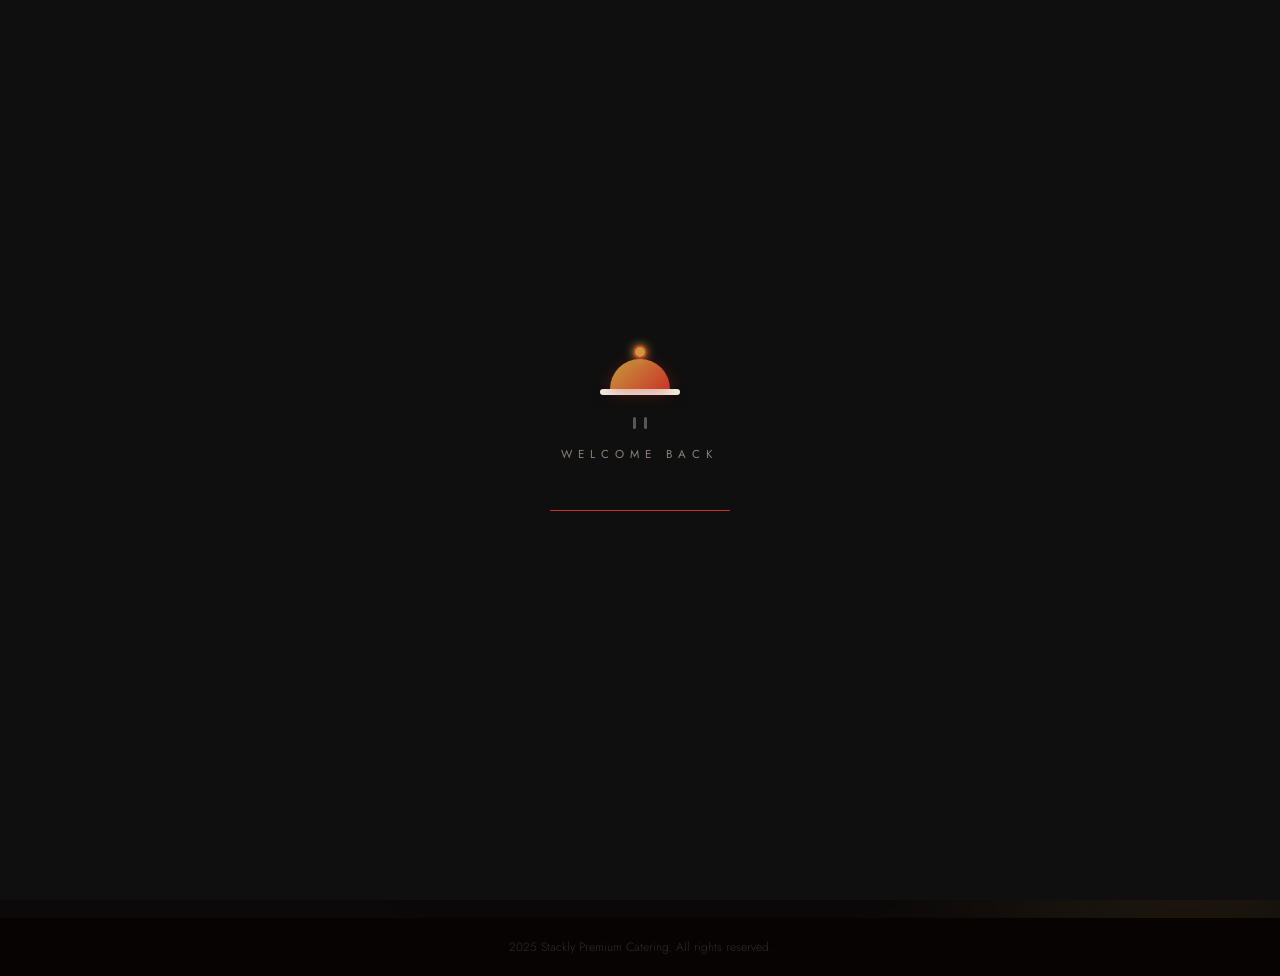
<file: login.html>
<!DOCTYPE html>
<html lang="en" data-theme="dark">
<head>
  <meta charset="UTF-8" />
  <meta name="viewport" content="width=device-width, initial-scale=1.0" />
  <title>Login � Stackly Premium Catering</title>
  <link rel="preconnect" href="https://fonts.googleapis.com" />
  <link rel="preconnect" href="https://fonts.gstatic.com" crossorigin />
  <link href="https://fonts.googleapis.com/css2?family=Cormorant+Garamond:ital,wght@0,300;0,400;0,500;0,600;0,700;1,400;1,600;1,700&family=Jost:wght@300;400;500;600;700&display=swap" rel="stylesheet" />
  <link rel="stylesheet" href="https://cdnjs.cloudflare.com/ajax/libs/font-awesome/6.5.0/css/all.min.css" />
  <link rel="stylesheet" href="css/main.css?v=5.4" />
  <style>
    /* -- Portal Selector Tabs -- */
    .portal-selector {
      display: grid;
      grid-template-columns: 1fr 1fr;
      gap: 10px;
      margin-bottom: 24px;
    }
    .portal-tab {
      display: flex;
      flex-direction: column;
      align-items: center;
      gap: 6px;
      padding: 14px 10px;
      background: rgba(255,255,255,0.02);
      border: 1.5px solid rgba(255,255,255,0.07);
      border-radius: 10px;
      color: var(--text-muted);
      font-family: var(--font-body);
      font-size: 0.8rem;
      font-weight: 500;
      letter-spacing: 0.3px;
      cursor: none;
      transition: all 0.25s ease;
      position: relative;
      overflow: hidden;
    }
    .portal-tab i {
      font-size: 1.3rem;
      transition: color 0.25s;
    }
    .portal-tab:hover {
      border-color: rgba(255,255,255,0.15);
      color: rgba(255,255,255,0.7);
    }
    .portal-tab.selected-user {
      background: rgba(52, 152, 219, 0.1);
      border-color: rgba(52, 152, 219, 0.5);
      color: #5dade2;
      box-shadow: 0 0 18px rgba(52, 152, 219, 0.12);
    }
    .portal-tab.selected-user i { color: #5dade2; }

    .portal-tab.selected-admin {
      background: rgba(200, 54, 42, 0.1);
      border-color: rgba(200, 54, 42, 0.5);
      color: var(--crimson);
      box-shadow: 0 0 18px rgba(200, 54, 42, 0.14);
    }
    .portal-tab.selected-admin i { color: var(--crimson); }

    /* animated tick badge */
    .portal-tab .tick-badge {
      position: absolute;
      top: 7px;
      right: 7px;
      width: 16px;
      height: 16px;
      border-radius: 50%;
      font-size: 0.55rem;
      display: flex;
      align-items: center;
      justify-content: center;
      opacity: 0;
      transform: scale(0.5);
      transition: all 0.25s ease;
    }
    .portal-tab.selected-user .tick-badge,
    .portal-tab.selected-admin .tick-badge {
      opacity: 1;
      transform: scale(1);
    }
    .portal-tab.selected-user .tick-badge {
      background: #5dade2;
      color: #fff;
    }
    .portal-tab.selected-admin .tick-badge {
      background: var(--crimson);
      color: #fff;
    }

    /* Portal label shown above form when selected */
    .portal-hint {
      display: none;
      align-items: center;
      gap: 8px;
      font-size: 0.72rem;
      letter-spacing: 0.5px;
      margin-bottom: 16px;
      padding: 8px 12px;
      border-radius: 6px;
      font-family: var(--font-body);
      animation: fadeHintIn 0.3s ease both;
    }
    .portal-hint.show { display: flex; }
    .portal-hint.hint-user {
      background: rgba(52,152,219,0.08);
      border: 1px solid rgba(52,152,219,0.2);
      color: #5dade2;
    }
    .portal-hint.hint-admin {
      background: rgba(200,54,42,0.08);
      border: 1px solid rgba(200,54,42,0.2);
      color: var(--crimson);
    }
    @keyframes fadeHintIn {
      from { opacity: 0; transform: translateY(-4px); }
      to   { opacity: 1; transform: translateY(0); }
    }

    /* Sign In button disabled state */
    .btn-auth-primary:disabled {
      opacity: 0.45;
      cursor: not-allowed;
      transform: none;
    }

    /* step label */
    .step-label {
      font-size: 0.67rem;
      letter-spacing: 1.5px;
      text-transform: uppercase;
      color: var(--text-light);
      margin-bottom: 10px;
      font-family: var(--font-body);
      opacity: 0.6;
    }
    .auth-page {
      background: rgba(9, 4, 4, 0.5) !important;
      backdrop-filter: blur(3px);
    }
  </style>
</head>
<body class="loading">

  <!-- Loader -->
  <div id="loader">
    <div class="loader-logo"><img src="assets/images/redlogo.webp" alt="Company Logo" style="height: 60px; width: auto;" /></div>
    <div class="loader-line"></div>
    <div class="loader-text">Welcome Back</div>
    <div class="loader-bar-wrap"><div class="loader-bar"></div></div>
  </div>

  <!-- Custom Cursor -->
  <div class="cursor"></div>
  <div class="cursor-follower"></div>

  <!-- Background Image -->
  <div style="position: fixed; top: 0; left: 0; width: 100vw; height: 100vh; background: url('assets/images/buffet-catering.webp') no-repeat center center/cover; z-index: -1; filter: brightness(0.35);"></div>

  <!-- LOGIN MAIN SECTION -->
  <main class="auth-page">

    <!-- Floating background decorative blobs -->
    <div class="auth-blob auth-blob-1"></div>
    <div class="auth-blob auth-blob-2"></div>

    <!-- Back to Home -->
    <a href="index.html" class="back-home-link">
      <i class="fas fa-arrow-left"></i> Back to Home
    </a>

    <!-- Glassmorphic Auth Card -->
    <div class="auth-card">
      <div class="auth-header">
        <div style="margin-bottom: 16px; display: flex; justify-content: center;">
          <img src="assets/images/redlogo.webp" alt="Stackly Logo" style="height: 50px; width: auto;" />
        </div>
        <p>Select your portal, enter credentials, then sign in.</p>
      </div>

      <form class="auth-form" id="loginForm" onsubmit="handleLogin(event)">

        <!-- STEP 1: Portal Selector -->
        <div class="step-label">Step 1 � Choose your portal</div>
        <div class="portal-selector">

          <button type="button" class="portal-tab" id="tabUser" onclick="selectPortal('user')">
            <span class="tick-badge"><i class="fas fa-check" style="color:#2ecc71;"></i></span>
            <i class="far fa-user"></i>
            User Portal
          </button>

          <button type="button" class="portal-tab" id="tabAdmin" onclick="selectPortal('admin')">
            <span class="tick-badge"><i class="fas fa-check" style="color:#2ecc71;"></i></span>
            <i class="fas fa-user-shield"></i>
            Admin Portal
          </button>

        </div>

        <!-- Portal hint strip (shown after selection) -->
        <div class="portal-hint hint-user" id="hintUser">
          <i class="far fa-user"></i> Signing in to <strong>User Dashboard</strong>
        </div>
        <div class="portal-hint hint-admin" id="hintAdmin">
          <i class="fas fa-user-shield"></i> Signing in to <strong>Admin Dashboard</strong>
        </div>

        <!-- STEP 2: Credentials -->
        <div class="step-label" style="margin-top:4px;">Step 2  Enter credentials</div>

        <div class="form-group">
          <label for="fullname">Full Name</label>
          <div class="form-input-wrap">
            <i class="far fa-user"></i>
            <input type="text" id="fullname" placeholder="Enter your full name" required />
          </div>
        </div>

        <div class="form-group">
          <label for="email">Email Address</label>
          <div class="form-input-wrap">
            <i class="far fa-envelope"></i>
            <input type="email" id="email" placeholder="Enter your email" required />
          </div>
        </div>

        <div class="form-group">
          <label for="password">Password</label>
          <div class="form-input-wrap">
            <i class="fas fa-lock"></i>
            <input type="password" id="password" placeholder="Enter your password" required />
          </div>
        </div>

        <div class="auth-options">
          <label class="remember-me">
            <input type="checkbox" /> Remember Me
          </label>
          <a href="404.html" class="forgot-link">Forgot Password?</a>
        </div>

        <!-- STEP 3: Sign In -->
        <button type="submit" class="btn-auth-primary" id="signInBtn" disabled>
          <i class="fas fa-sign-in-alt"></i> Sign In
        </button>

        <!-- Validation hint shown if Sign In clicked without portal selection -->
        <div id="portalError" style="display:none; color:var(--crimson); font-size:0.75rem; text-align:center; margin-top:-8px;">
          ? Please select a portal above first.
        </div>

      </form>

      <div class="auth-switch">
        Don't have an account? <a href="signup.html">Create Account</a>
      </div>
    </div>
  </main>

  <!-- Minimal Footer -->
  <footer style="padding: 20px 0; border: none; background: #070303;">
    <div class="container">
      <div class="footer-bottom" style="padding:0; display:flex; justify-content:center; opacity:0.5;">
        <div class="footer-bottom-left" style="font-size:0.75rem;"> 2025 Stackly Premium Catering. All rights reserved.</div>
      </div>
    </div>
  </footer>

  <script src="js/main.js"></script>
  <script>
    /* --- State --- */
    let selectedPortal = null; // 'user' | 'admin'

    /* --- Derive display name from email --- */
    function nameFromEmail(email) {
      return email.split('@')[0]
        .replace(/[._-]/g, ' ')
        .replace(/\b\w/g, c => c.toUpperCase());
    }

    /* --- Save session to localStorage --- */
    function saveSession(email, name, role) {
      localStorage.setItem('stackly_email', email);
      localStorage.setItem('stackly_name',  name || nameFromEmail(email));
      localStorage.setItem('stackly_role',  role);
    }

    /* --- Portal tab selection --- */
    function selectPortal(role) {
      selectedPortal = role;

      // Reset both tabs
      document.getElementById('tabUser').classList.remove('selected-user', 'selected-admin');
      document.getElementById('tabAdmin').classList.remove('selected-user', 'selected-admin');
      document.getElementById('hintUser').classList.remove('show');
      document.getElementById('hintAdmin').classList.remove('show');

      // Activate chosen tab
      if (role === 'user') {
        document.getElementById('tabUser').classList.add('selected-user');
        document.getElementById('hintUser').classList.add('show');
      } else {
        document.getElementById('tabAdmin').classList.add('selected-admin');
        document.getElementById('hintAdmin').classList.add('show');
      }

      // Enable the Sign In button now that a portal is chosen
      document.getElementById('signInBtn').disabled = false;
      document.getElementById('portalError').style.display = 'none';

      // Focus email field for smooth UX
      document.getElementById('email').focus();
    }

    /* --- Form submit --- */
    function handleLogin(e) {
      e.preventDefault();

      if (!selectedPortal) {
        document.getElementById('portalError').style.display = 'block';
        document.getElementById('tabUser').scrollIntoView({ behavior: 'smooth', block: 'center' });
        return;
      }

      const fullname = document.getElementById('fullname').value.trim();
      const email    = document.getElementById('email').value.trim();
      const password = document.getElementById('password').value.trim();
      const btn      = document.getElementById('signInBtn');

      if (!fullname || !email || !password) return;

      btn.innerHTML = '<i class="fas fa-spinner fa-spin"></i> Signing in...';
      btn.disabled  = true;

      setTimeout(() => {
        saveSession(email, fullname, selectedPortal);
        const dest = selectedPortal === 'admin' ? 'admin-dashboard.html' : 'user-dashboard.html';
        window.location.href = dest;
      }, 900);
    }
  </script>
</body>
</html>
</file>
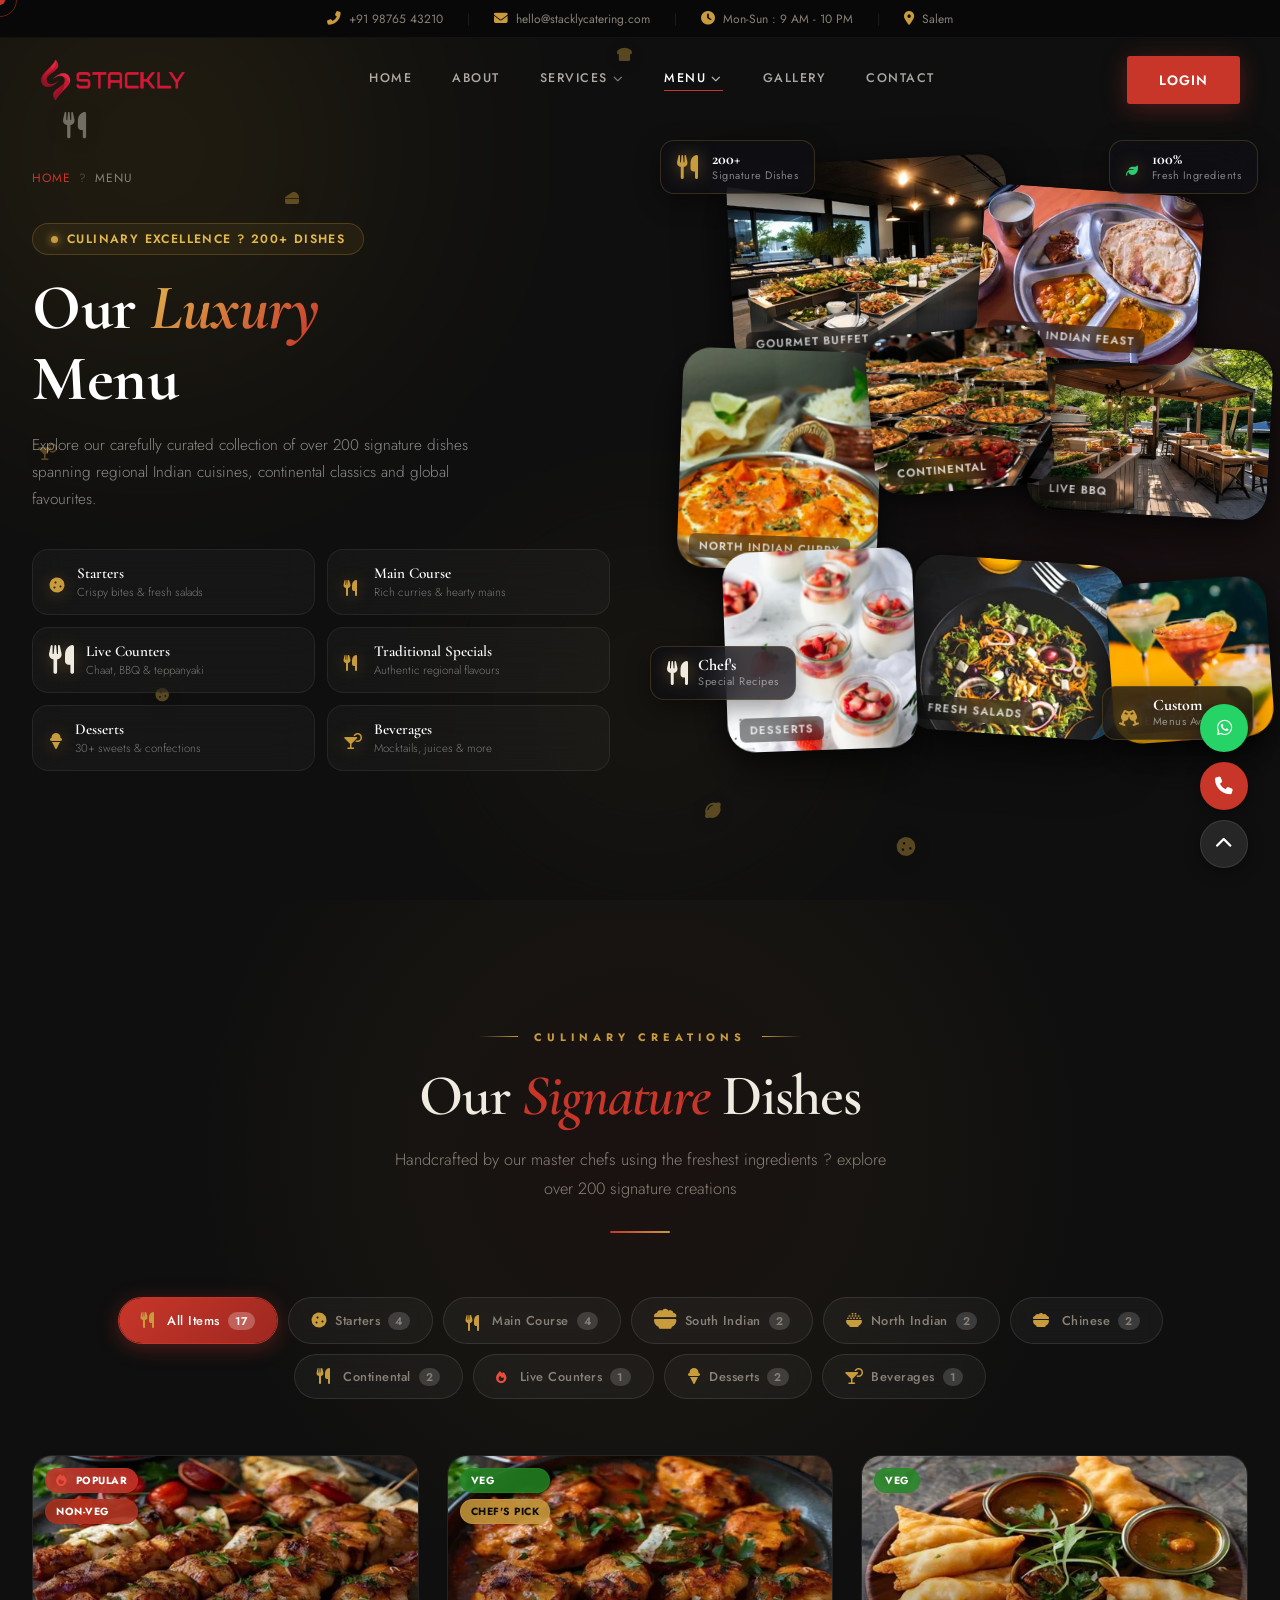
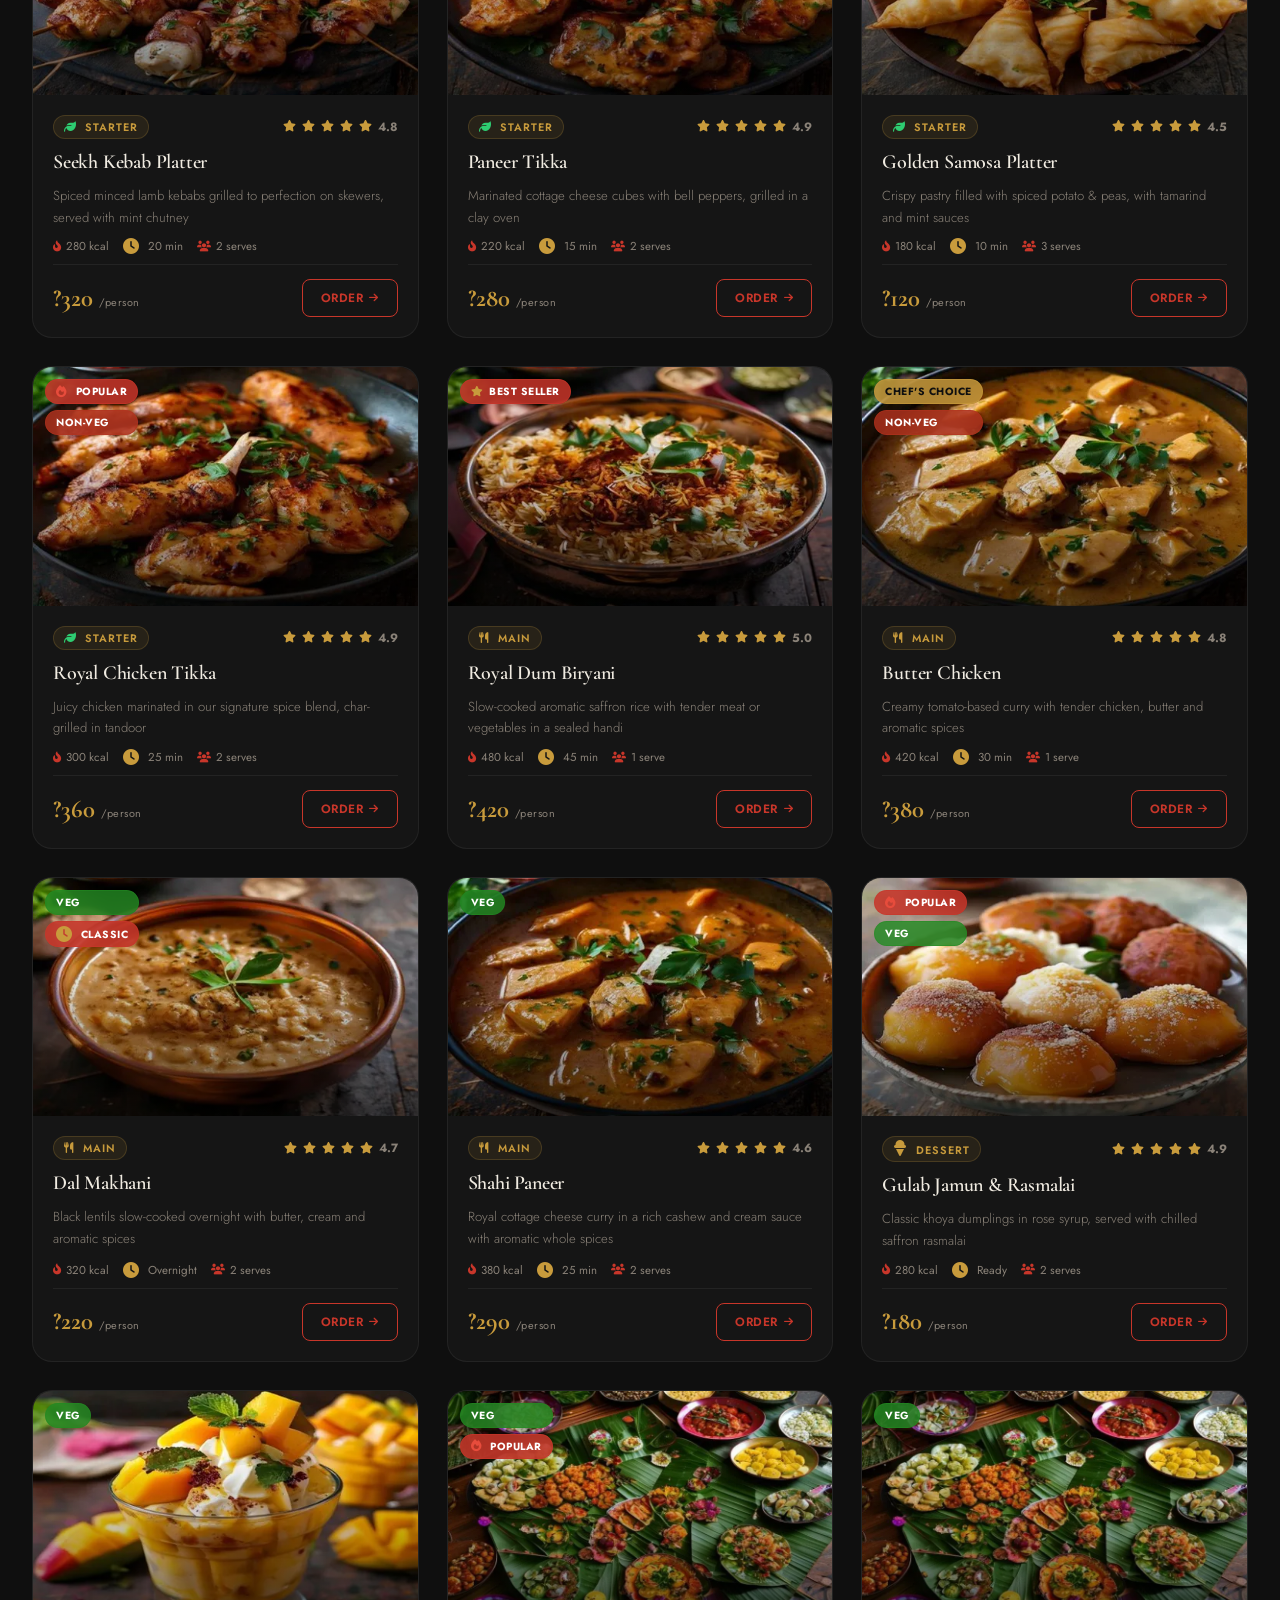
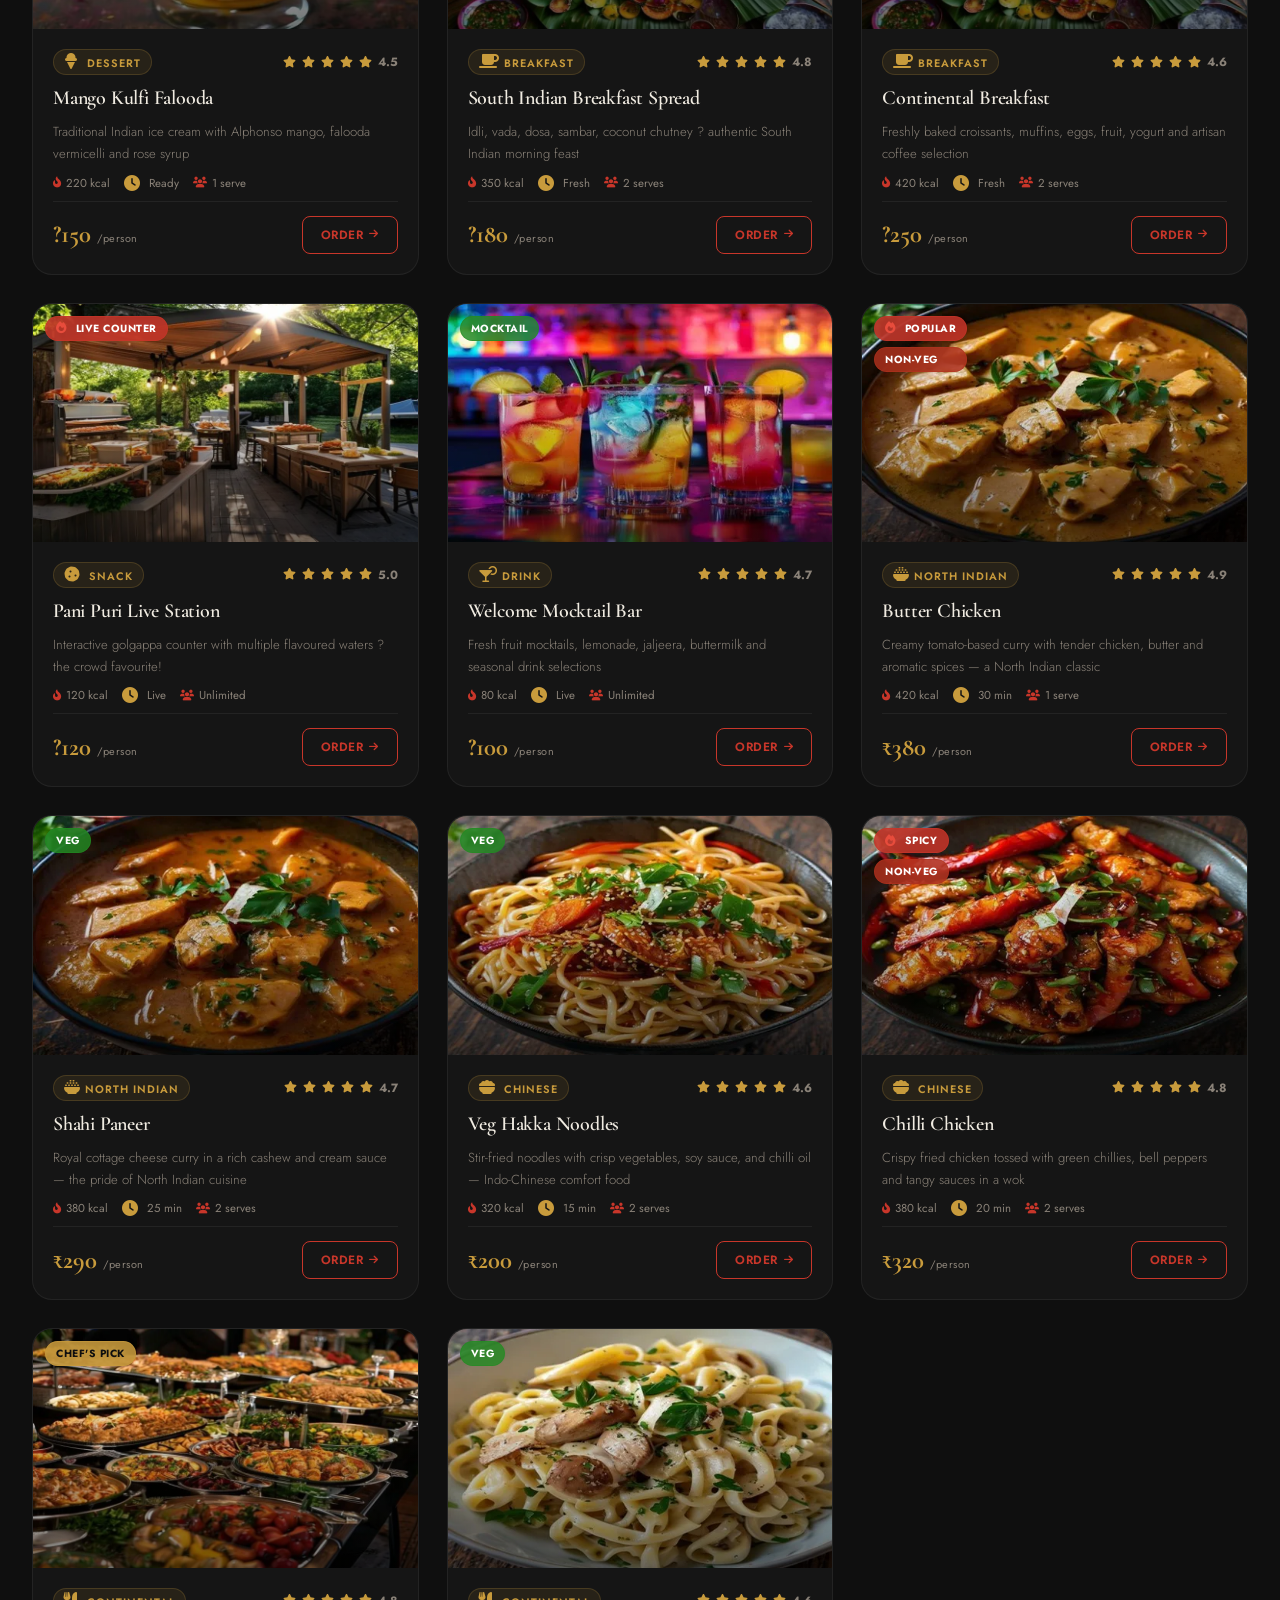
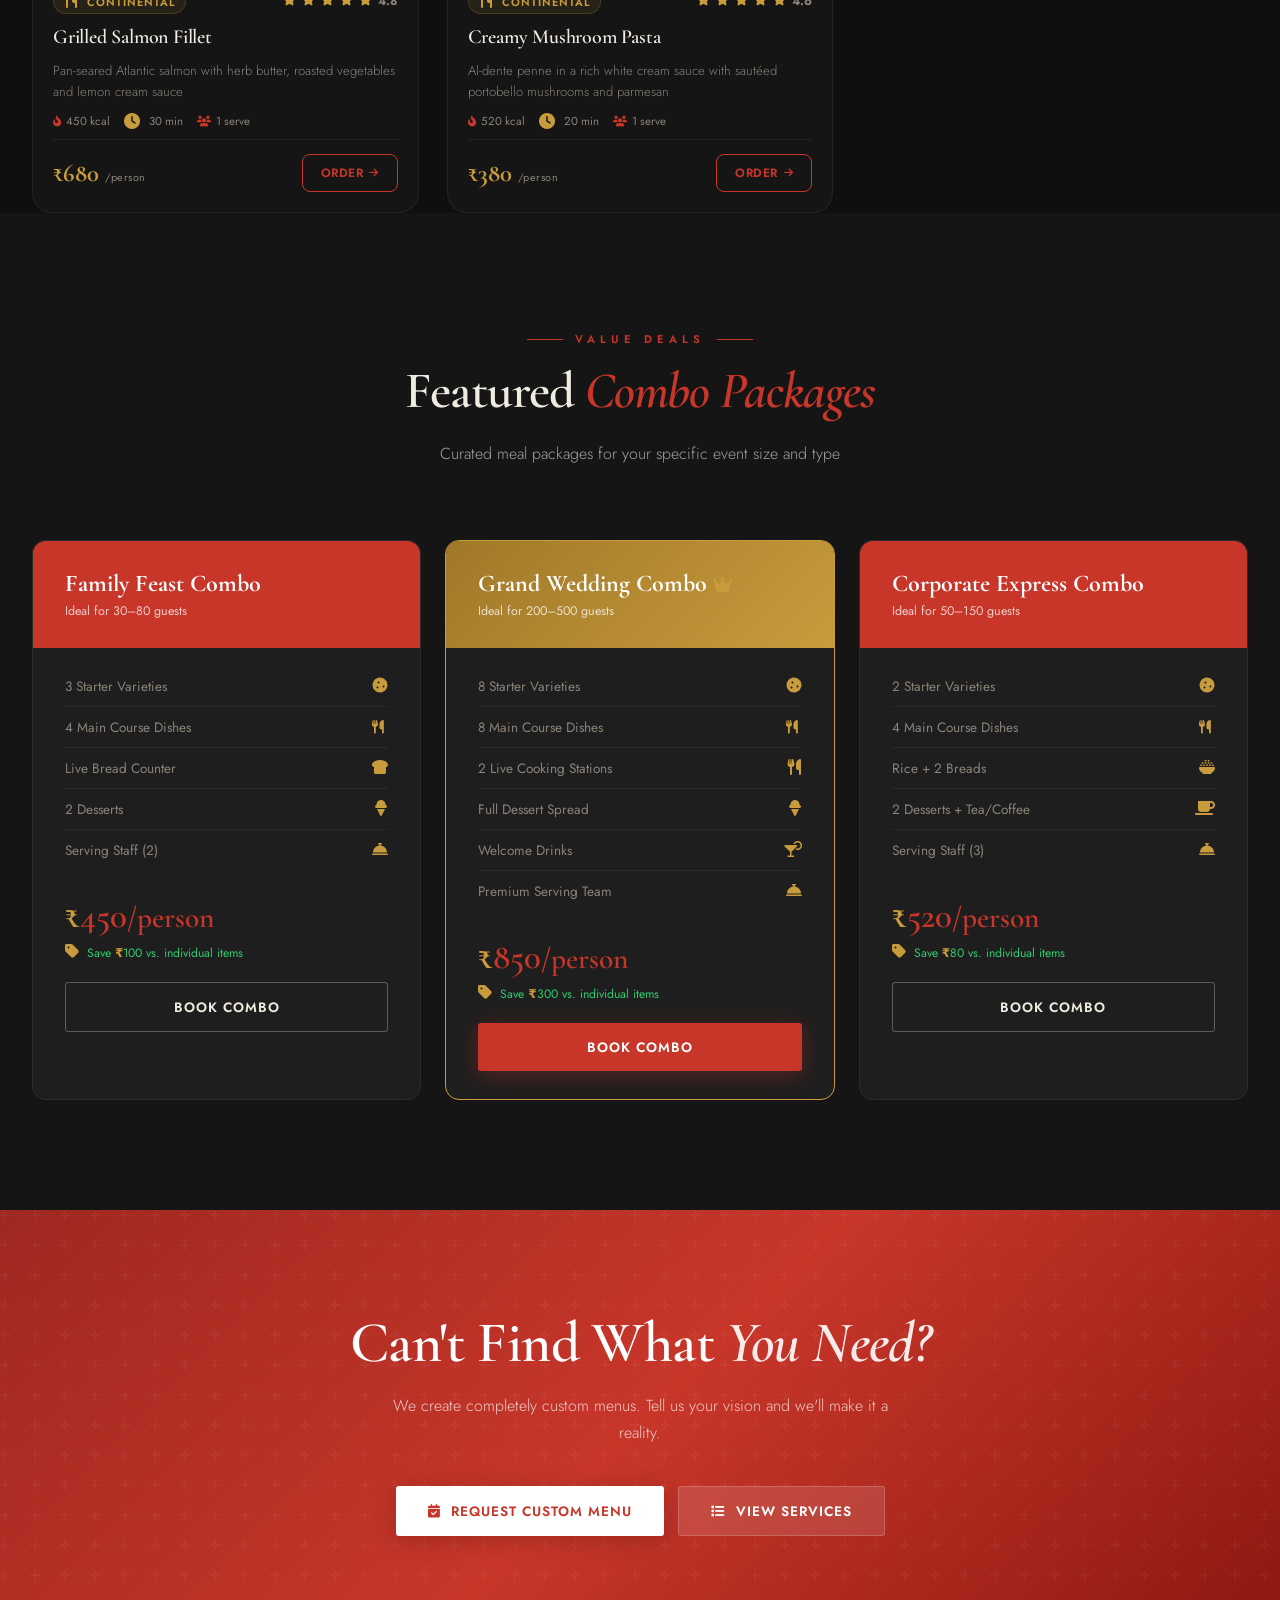
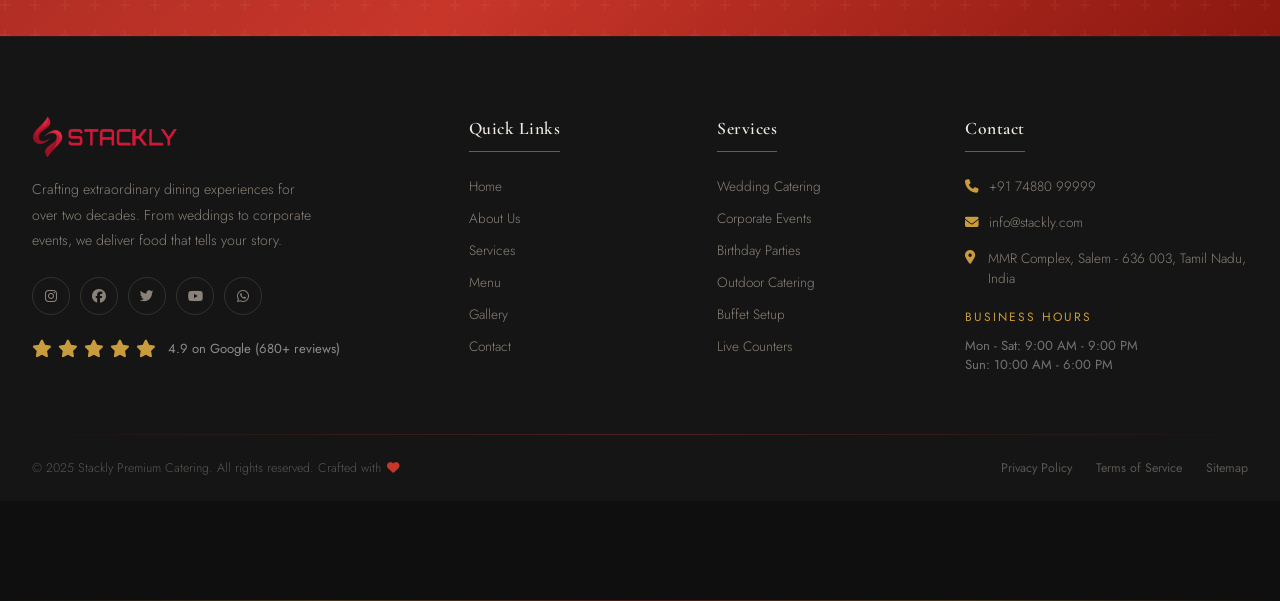
<file: menu.html>
<!DOCTYPE html>
<html lang="en" data-theme="dark">
<head>
  <meta charset="UTF-8" />
  <meta name="viewport" content="width=device-width, initial-scale=1.0" />
  <title>Menu ? Stackly Premium Catering</title>
  <meta name="description" content="Explore Stackly's luxury catering menu ? starters, main course, desserts, drinks, snacks, breakfast, lunch and dinner packages." />
  <link rel="preconnect" href="https://fonts.googleapis.com" />
  <link href="https://fonts.googleapis.com/css2?family=Cormorant+Garamond:ital,wght@0,300;0,400;0,500;0,600;0,700;1,400;1,600;1,700&family=Jost:wght@300;400;500;600;700&display=swap" rel="stylesheet" />
  <link rel="stylesheet" href="https://cdnjs.cloudflare.com/ajax/libs/font-awesome/6.5.0/css/all.min.css" />
  <link rel="stylesheet" href="css/main.css?v=5.4" />
</head>
<body class="loading">
  <div id="loader">
    <div class="loader-logo"><img src="assets/images/redlogo.webp" alt="Company Logo" style="height: 60px; width: auto;" /></div>
    <div class="loader-line"></div>
    <div class="loader-text">Explore Our Menu</div>
    <div class="loader-bar-wrap"><div class="loader-bar"></div></div>
  </div>
  <div class="cursor"></div>
  <div class="cursor-follower"></div>
  <div id="scroll-progress"></div>

  <!-- ---- NAVBAR ---- -->
    <!-- Top Utility Information Bar -->
  <div class="top-bar">
    <div class="top-bar-inner">
      <div class="top-bar-item"><i class="fas fa-phone-alt"></i> <a href="tel:+919876543210">+91 98765 43210</a></div>
      <span class="top-bar-separator">|</span>
      <div class="top-bar-item"><i class="fas fa-envelope"></i> <a href="mailto:hello@stacklycatering.com">hello@stacklycatering.com</a></div>
      <span class="top-bar-separator">|</span>
      <div class="top-bar-item"><i class="fas fa-clock"></i> <span>Mon-Sun : 9 AM - 10 PM</span></div>
      <span class="top-bar-separator">|</span>
      <div class="top-bar-item"><i class="fas fa-map-marker-alt"></i> <span>Salem</span></div>
    </div>
  </div>

  <nav id="navbar">
    <div class="nav-inner">
      <a href="index.html" class="nav-logo">
        <img src="assets/images/redlogo.webp" alt="Company Logo" style="height: 40px; width: auto;" />
      </a>
      <div class="nav-links">
        <a href="index.html">Home</a>
        <a href="about.html">About</a>
        
        <div class="dropdown">
          <a href="services.html" class="dropdown-toggle">Services <i class="fas fa-chevron-down"></i></a>
          <div class="dropdown-menu">
            <a href="services.html#wedding-catering"><i class="fas fa-heart" style="color:var(--gold);font-size:0.7rem;width:14px;text-align:center;flex-shrink:0;"></i> Wedding Catering</a>
            <a href="services.html#corporate-catering"><i class="fas fa-briefcase" style="color:var(--gold);font-size:0.7rem;width:14px;text-align:center;flex-shrink:0;"></i> Corporate Catering</a>
            <a href="services.html#birthday-parties"><i class="fas fa-birthday-cake" style="color:var(--gold);font-size:0.7rem;width:14px;text-align:center;flex-shrink:0;"></i> Birthday Parties</a>
            <a href="services.html#outdoor-catering"><i class="fas fa-tree" style="color:var(--gold);font-size:0.7rem;width:14px;text-align:center;flex-shrink:0;"></i> Outdoor Catering</a>
                        <div class="dropdown-divider"></div>
            <a href="services.html#housewarming-events"><i class="fas fa-home" style="color:var(--gold);font-size:0.7rem;width:14px;text-align:center;flex-shrink:0;"></i> Housewarming Events</a>
            <a href="services.html#private-dining"><i class="fas fa-utensils" style="color:var(--gold);font-size:0.7rem;width:14px;text-align:center;flex-shrink:0;"></i> Private Dining</a>
            <a href="services.html#live-food-stations"><i class="fas fa-fire" style="color:var(--gold);font-size:0.7rem;width:14px;text-align:center;flex-shrink:0;"></i> Live Food Stations</a>
            <a href="services.html#buffet-catering"><i class="fas fa-concierge-bell" style="color:var(--gold);font-size:0.7rem;width:14px;text-align:center;flex-shrink:0;"></i> Buffet Catering</a>
            <a href="services.html#event-planning"><i class="fas fa-calendar-check" style="color:var(--gold);font-size:0.7rem;width:14px;text-align:center;flex-shrink:0;"></i> Event Planning</a>
          </div>
        </div>

        <div class="dropdown">
          <a href="menu.html" class="dropdown-toggle">Menu <i class="fas fa-chevron-down"></i></a>
          <div class="dropdown-menu">
            <a href="menu.html#filter-starters"><i class="fas fa-drumstick-bite" style="color:var(--gold);font-size:0.7rem;width:14px;text-align:center;flex-shrink:0;"></i> Starters</a>
            <a href="menu.html#filter-main"><i class="fas fa-utensils" style="color:var(--gold);font-size:0.7rem;width:14px;text-align:center;flex-shrink:0;"></i> Main Course</a>
                        <div class="dropdown-divider"></div>
            <a href="menu.html#filter-south-indian"><i class="fas fa-seedling" style="color:var(--gold);font-size:0.7rem;width:14px;text-align:center;flex-shrink:0;"></i> South Indian</a>
            <a href="menu.html#filter-north-indian"><i class="fas fa-pepper-hot" style="color:var(--gold);font-size:0.7rem;width:14px;text-align:center;flex-shrink:0;"></i> North Indian</a>
            <a href="menu.html#filter-chinese"><i class="fas fa-yin-yang" style="color:var(--gold);font-size:0.7rem;width:14px;text-align:center;flex-shrink:0;"></i> Chinese</a>
            <a href="menu.html#filter-continental"><i class="fas fa-globe-europe" style="color:var(--gold);font-size:0.7rem;width:14px;text-align:center;flex-shrink:0;"></i> Continental</a>
                        <div class="dropdown-divider"></div>
            <a href="menu.html#filter-snacks"><i class="fas fa-fire-burner" style="color:var(--gold);font-size:0.7rem;width:14px;text-align:center;flex-shrink:0;"></i> Live Counters</a>
            <a href="menu.html#filter-desserts"><i class="fas fa-ice-cream" style="color:var(--gold);font-size:0.7rem;width:14px;text-align:center;flex-shrink:0;"></i> Desserts</a>
            <a href="menu.html#filter-drinks"><i class="fas fa-wine-glass" style="color:var(--gold);font-size:0.7rem;width:14px;text-align:center;flex-shrink:0;"></i> Beverages</a>
            <a href="menu.html"><i class="fas fa-list-ul" style="color:var(--gold);font-size:0.7rem;width:14px;text-align:center;flex-shrink:0;"></i> Custom Menus</a>
          </div>
        </div>

        <a href="gallery.html">Gallery</a>
        <a href="contact.html">Contact</a>
      </div>
      <div class="nav-right">
        <a href="login.html" class="btn btn-gold nav-cta">Login</a>
        <button class="hamburger" aria-label="Menu">
          <span></span><span></span><span></span>
        </button>
      </div>
    </div>
  </nav>

  <!-- Mobile Menu -->
  <!-- Mobile Menu -->
  <div class="mobile-menu">
    <a href="index.html">Home</a>
    <a href="about.html">About</a>
    <a href="services.html">Services</a>
    <a href="menu.html">Menu</a>
    <a href="gallery.html">Gallery</a>
    <a href="contact.html">Contact</a>
    <a href="login.html" class="btn btn-gold">Login</a>
    <div class="mobile-menu-social">
      <a href="404.html"><i class="fab fa-instagram"></i></a>
      <a href="404.html"><i class="fab fa-facebook"></i></a>
      <a href="404.html"><i class="fab fa-whatsapp"></i></a>
    </div>
  </div>

  <!-- ---- MENU HERO ---- -->
  <section class="menu-hero" id="menu-hero">

    <!-- blurred radial bg circles -->
    <div class="menu-hero-bg" aria-hidden="true">
      <div class="mh-bg-circle mh-c1"></div>
      <div class="mh-bg-circle mh-c2"></div>
      <div class="mh-bg-circle mh-c3"></div>
    </div>

    <!-- floating ambient food emojis -->
    <div class="mh-ambient" aria-hidden="true">
      <span style="--ax:5%;  --ay:12%; --ad:0s;    --as:1.1"><i class="fas fa-utensils"></i></span>
      <span style="--ax:92%; --ay:6%;  --ad:1.3s;  --as:0.85"><i class="fas fa-bowl-food" style="color:var(--gold);font-size:1.4rem;"></i></span>
      <span style="--ax:12%; --ay:75%; --ad:2.1s;  --as:0.9"><i class="fas fa-cookie" style="color:var(--gold);font-size:1.0rem;"></i></span>
      <span style="--ax:88%; --ay:72%; --ad:0.6s;  --as:1.0"><i class="fas fa-ice-cream" style="color:var(--gold);font-size:1.0rem;"></i></span>
      <span style="--ax:48%; --ay:4%;  --ad:1.8s;  --as:0.75"><i class="fas fa-bread-slice" style="color:var(--gold);font-size:1.25rem;"></i></span>
      <span style="--ax:3%;  --ay:48%; --ad:3.0s;  --as:1.05"><i class="fas fa-cocktail" style="color:var(--gold);font-size:1.0rem;"></i></span>
      <span style="--ax:95%; --ay:45%; --ad:0.3s;  --as:0.8"><i class="fas fa-pepper-hot" style="color:#e74c3c;font-size:1.25rem;"></i></span>
      <span style="--ax:55%; --ay:88%; --ad:2.5s;  --as:0.9"><i class="fas fa-lemon" style="color:var(--gold);font-size:1.25rem;"></i></span>
      <span style="--ax:22%; --ay:20%; --ad:4.0s;  --as:0.7"><i class="fas fa-cheese" style="color:var(--gold);font-size:1.25rem;"></i></span>
      <span style="--ax:70%; --ay:92%; --ad:1.0s;  --as:1.0"><i class="fas fa-cookie" style="color:var(--gold);font-size:1.25rem;"></i></span>
    </div>

    <div class="container mh-inner">

      <!-- -- LEFT: Text + Category Cards -- -->
      <div class="mh-left">
        <div class="breadcrumb">
          <a href="index.html">Home</a>
          <span class="breadcrumb-sep">?</span>
          <span>Menu</span>
        </div>

        <div class="mh-badge-pill">
          <span class="mh-pill-dot"></span>
          Culinary Excellence ? 200+ Dishes
        </div>

        <h1 class="mh-title">
          Our <span class="mh-title-em">Luxury</span><br>Menu
        </h1>
        <p class="mh-sub">Explore our carefully curated collection of over 200 signature dishes spanning regional Indian cuisines, continental classics and global favourites.</p>

        <!-- Category Cards Grid -->
        <div class="mh-cat-grid">

          <a href="#menu-section" class="mh-cat-card">
            <div class="mh-cat-icon"><i class="fas fa-cookie" style="color:var(--gold);font-size:1.0rem;"></i></div>
            <div class="mh-cat-text">
              <div class="mh-cat-name">Starters</div>
              <div class="mh-cat-desc">Crispy bites &amp; fresh salads</div>
            </div>
            <i class="fas fa-arrow-right mh-cat-arrow"></i>
          </a>

          <a href="#menu-section" class="mh-cat-card">
            <div class="mh-cat-icon"><i class="fas fa-utensils" style="color:var(--gold);font-size:1.0rem;margin-right:4px;vertical-align:-3px;"></i></div>
            <div class="mh-cat-text">
              <div class="mh-cat-name">Main Course</div>
              <div class="mh-cat-desc">Rich curries &amp; hearty mains</div>
            </div>
            <i class="fas fa-arrow-right mh-cat-arrow"></i>
          </a>

          <a href="#menu-section" class="mh-cat-card">
            <div class="mh-cat-icon"><i class="fas fa-utensils"></i></div>
            <div class="mh-cat-text">
              <div class="mh-cat-name">Live Counters</div>
              <div class="mh-cat-desc">Chaat, BBQ &amp; teppanyaki</div>
            </div>
            <i class="fas fa-arrow-right mh-cat-arrow"></i>
          </a>

          <a href="#menu-section" class="mh-cat-card">
            <div class="mh-cat-icon"><i class="fas fa-utensils" style="color:var(--gold);font-size:1.0rem;margin-right:4px;"></i></div>
            <div class="mh-cat-text">
              <div class="mh-cat-name">Traditional Specials</div>
              <div class="mh-cat-desc">Authentic regional flavours</div>
            </div>
            <i class="fas fa-arrow-right mh-cat-arrow"></i>
          </a>

          <a href="#menu-section" class="mh-cat-card">
            <div class="mh-cat-icon"><i class="fas fa-ice-cream" style="color:var(--gold);font-size:1.0rem;"></i></div>
            <div class="mh-cat-text">
              <div class="mh-cat-name">Desserts</div>
              <div class="mh-cat-desc">30+ sweets &amp; confections</div>
            </div>
            <i class="fas fa-arrow-right mh-cat-arrow"></i>
          </a>

          <a href="#menu-section" class="mh-cat-card">
            <div class="mh-cat-icon"><i class="fas fa-cocktail" style="color:var(--gold);font-size:1.0rem;"></i></div>
            <div class="mh-cat-text">
              <div class="mh-cat-name">Beverages</div>
              <div class="mh-cat-desc">Mocktails, juices &amp; more</div>
            </div>
            <i class="fas fa-arrow-right mh-cat-arrow"></i>
          </a>

        </div><!-- /mh-cat-grid -->
      </div><!-- /mh-left -->

      <!-- -- RIGHT: Image Collage -- -->
      <div class="mh-right" id="mh-collage">

        <!-- floating premium highlight badges -->
        <div class="mh-badge mh-b1 reveal">
          <span class="mh-badge-icon"><i class="fas fa-utensils" style="color:var(--gold);margin-right:4px;"></i></span>
          <div>
            <div class="mh-badge-val">200+</div>
            <div class="mh-badge-lbl">Signature Dishes</div>
          </div>
        </div>

        <div class="mh-badge mh-b2 reveal stagger-1">
          <span class="mh-badge-icon"><i class="fas fa-leaf" style="color:#2ecc71;font-size:0.75rem;margin-right:4px;"></i></span>
          <div>
            <div class="mh-badge-val">100%</div>
            <div class="mh-badge-lbl">Fresh Ingredients</div>
          </div>
        </div>

        <div class="mh-badge mh-b3 reveal stagger-2">
          <span class="mh-badge-icon"><i class="fas fa-utensils"></i></span>
          <div>
            <div class="mh-badge-val">Chef's</div>
            <div class="mh-badge-lbl">Special Recipes</div>
          </div>
        </div>

        <div class="mh-badge mh-b4 reveal stagger-3">
          <span class="mh-badge-icon"><i class="fas fa-glass-cheers" style="color:var(--gold);font-size:1.0rem;margin-right:4px;vertical-align:-3px;"></i></span>
          <div>
            <div class="mh-badge-val">Custom</div>
            <div class="mh-badge-lbl">Menus Available</div>
          </div>
        </div>

        <!-- Collage images (depth 1 = slowest, 5 = fastest parallax) -->
        <div class="mh-collage-img mhi-1" data-depth="1">
          <img src="assets/images/corporate-catering.webp" alt="Gourmet buffet spread" loading="lazy">
          <div class="mhi-label">Gourmet Buffet</div>
        </div>

        <div class="mh-collage-img mhi-2" data-depth="3">
          <img src="assets/images/menu-south-indian.webp" alt="South Indian banana leaf meal" loading="lazy">
          <div class="mhi-label">South Indian Feast</div>
        </div>

        <div class="mh-collage-img mhi-3" data-depth="2">
          <img src="assets/images/menu-north-indian.webp" alt="North Indian curry platter" loading="lazy">
          <div class="mhi-label">North Indian Curry</div>
        </div>

        <div class="mh-collage-img mhi-4" data-depth="5">
          <img src="assets/images/buffet-catering.webp" alt="Continental gourmet dishes" loading="lazy">
          <div class="mhi-label">Continental</div>
        </div>

        <div class="mh-collage-img mhi-5" data-depth="4">
          <img src="assets/images/outdoor-catering.webp" alt="Live BBQ station" loading="lazy">
          <div class="mhi-label">Live BBQ</div>
        </div>

        <div class="mh-collage-img mhi-6" data-depth="2">
          <img src="assets/images/menu-dessert-table.webp" alt="Luxury dessert table" loading="lazy">
          <div class="mhi-label">Desserts</div>
        </div>

        <div class="mh-collage-img mhi-7" data-depth="3">
          <img src="assets/images/menu-fresh-salads.webp" alt="Fresh salads and appetizers" loading="lazy">
          <div class="mhi-label">Fresh Salads</div>
        </div>

        <div class="mh-collage-img mhi-8" data-depth="1">
          <img src="assets/images/menu-mocktails.webp" alt="Mocktails and beverages" loading="lazy">
          <div class="mhi-label">Beverages</div>
        </div>

      </div><!-- /mh-right -->
    </div><!-- /mh-inner -->
  </section>
  <div id="menu-section"></div>


  <!-- ---- CULINARY CREATIONS ---- -->
  <section class="sig-section" id="sig-section">
    <div class="container">

      <!-- -- Section Header -- -->
      <div class="sig-header">
        <div class="sig-label reveal">
          <span class="sig-label-line"></span>
          Culinary Creations
          <span class="sig-label-line"></span>
        </div>
        <h2 class="sig-title reveal stagger-1">
          Our <span class="sig-title-em">Signature</span> Dishes
        </h2>
        <p class="sig-subtitle reveal stagger-2">
          Handcrafted by our master chefs using the freshest ingredients ? explore over 200 signature creations
        </p>
        <div class="sig-title-bar reveal stagger-3"></div>
      </div>

      <div class="sig-filters reveal">
        <button class="sig-filter active" data-filter="all">
          <span class="sf-icon"><i class="fas fa-utensils" style="color:var(--gold);margin-right:4px;"></i></span>
          <span class="sf-label">All Items</span>
          <span class="sf-count">17</span>
        </button>
        <button class="sig-filter" data-filter="starters">
          <span class="sf-icon"><i class="fas fa-cookie" style="color:var(--gold);font-size:1.0rem;"></i></span>
          <span class="sf-label">Starters</span>
          <span class="sf-count">4</span>
        </button>
        <button class="sig-filter" data-filter="main">
          <span class="sf-icon"><i class="fas fa-utensils" style="color:var(--gold);font-size:1.0rem;margin-right:4px;vertical-align:-3px;"></i></span>
          <span class="sf-label">Main Course</span>
          <span class="sf-count">4</span>
        </button>
        <button class="sig-filter" data-filter="south-indian">
          <span class="sf-icon"><i class="fas fa-bowl-food" style="color:var(--gold);font-size:1.4rem;"></i></span>
          <span class="sf-label">South Indian</span>
          <span class="sf-count">2</span>
        </button>
        <button class="sig-filter" data-filter="north-indian">
          <span class="sf-icon"><i class="fas fa-bowl-rice" style="color:var(--gold);font-size:1.0rem;"></i></span>
          <span class="sf-label">North Indian</span>
          <span class="sf-count">2</span>
        </button>
        <button class="sig-filter" data-filter="chinese">
          <span class="sf-icon"><i class="fas fa-bowl-food" style="color:var(--gold);font-size:1.0rem;margin-right:4px;"></i></span>
          <span class="sf-label">Chinese</span>
          <span class="sf-count">2</span>
        </button>
        <button class="sig-filter" data-filter="continental">
          <span class="sf-icon"><i class="fas fa-utensils" style="color:var(--gold);font-size:1.0rem;margin-right:4px;"></i></span>
          <span class="sf-label">Continental</span>
          <span class="sf-count">2</span>
        </button>
        <button class="sig-filter" data-filter="snacks">
          <span class="sf-icon"><i class="fas fa-fire" style="color:#e74c3c;font-size:0.75rem;margin-right:4px;"></i></span>
          <span class="sf-label">Live Counters</span>
          <span class="sf-count">1</span>
        </button>
        <button class="sig-filter" data-filter="desserts">
          <span class="sf-icon"><i class="fas fa-ice-cream" style="color:var(--gold);font-size:1.0rem;"></i></span>
          <span class="sf-label">Desserts</span>
          <span class="sf-count">2</span>
        </button>
        <button class="sig-filter" data-filter="drinks">
          <span class="sf-icon"><i class="fas fa-cocktail" style="color:var(--gold);font-size:1.0rem;"></i></span>
          <span class="sf-label">Beverages</span>
          <span class="sf-count">1</span>
        </button>
      </div>

      <!-- -- Dishes Grid -- -->
      <div class="sig-grid" id="sig-grid">

        <!-- ----- STARTERS ----- -->
        <article class="sig-card reveal" data-category="starters">
          <div class="sig-card-img-wrap">
            <img src="assets/images/menu/seekh-kebab.webp" alt="Seekh Kebab Platter" loading="lazy">
            <div class="sig-card-overlay"></div>
            <div class="sig-card-badges">
              <span class="sig-badge sig-badge-hot"><i class="fas fa-fire" style="color:#e74c3c;font-size:0.75rem;margin-right:4px;"></i> Popular</span>
              <span class="sig-badge sig-badge-nv">Non-Veg</span>
            </div>
            <div class="sig-card-quick">
              <a href="contact.html" class="sig-quick-btn"><i class="fas fa-plus"></i> Add to Order</a>
            </div>
          </div>
          <div class="sig-card-body">
            <div class="sig-card-meta-top">
              <span class="sig-cat-tag"><i class="fas fa-leaf" style="color:#2ecc71;font-size:0.75rem;margin-right:4px;"></i> Starter</span>
              <div class="sig-stars"><i class="fas fa-star" style="color:var(--gold);margin-right:2px;"></i><i class="fas fa-star" style="color:var(--gold);margin-right:2px;"></i><i class="fas fa-star" style="color:var(--gold);margin-right:2px;"></i><i class="fas fa-star" style="color:var(--gold);margin-right:2px;"></i><i class="fas fa-star" style="color:var(--gold);margin-right:2px;"></i> <span>4.8</span></div>
            </div>
            <h3 class="sig-card-title">Seekh Kebab Platter</h3>
            <p class="sig-card-desc">Spiced minced lamb kebabs grilled to perfection on skewers, served with mint chutney</p>
            <div class="sig-card-info">
              <span><i class="fas fa-fire-alt"></i> 280 kcal</span>
              <span><i class="fas fa-clock" style="color:var(--gold);font-size:1.0rem;margin-right:4px;"></i> 20 min</span>
              <span><i class="fas fa-users"></i> 2 serves</span>
            </div>
            <div class="sig-card-footer">
              <div class="sig-price"><span style="color:var(--gold);font-weight:bold;">?</span>320 <small>/person</small></div>
              <a href="contact.html" class="sig-order-btn">Order <i class="fas fa-arrow-right"></i></a>
            </div>
          </div>
        </article>

        <article class="sig-card reveal stagger-1" data-category="starters">
          <div class="sig-card-img-wrap">
            <img src="assets/images/menu/paneer-tikka.webp" alt="Paneer Tikka" loading="lazy">
            <div class="sig-card-overlay"></div>
            <div class="sig-card-badges">
              <span class="sig-badge sig-badge-veg">Veg</span>
              <span class="sig-badge sig-badge-chef">Chef's Pick</span>
            </div>
            <div class="sig-card-quick">
              <a href="contact.html" class="sig-quick-btn"><i class="fas fa-plus"></i> Add to Order</a>
            </div>
          </div>
          <div class="sig-card-body">
            <div class="sig-card-meta-top">
              <span class="sig-cat-tag"><i class="fas fa-leaf" style="color:#2ecc71;font-size:0.75rem;margin-right:4px;"></i> Starter</span>
              <div class="sig-stars"><i class="fas fa-star" style="color:var(--gold);margin-right:2px;"></i><i class="fas fa-star" style="color:var(--gold);margin-right:2px;"></i><i class="fas fa-star" style="color:var(--gold);margin-right:2px;"></i><i class="fas fa-star" style="color:var(--gold);margin-right:2px;"></i><i class="fas fa-star" style="color:var(--gold);margin-right:2px;"></i> <span>4.9</span></div>
            </div>
            <h3 class="sig-card-title">Paneer Tikka</h3>
            <p class="sig-card-desc">Marinated cottage cheese cubes with bell peppers, grilled in a clay oven</p>
            <div class="sig-card-info">
              <span><i class="fas fa-fire-alt"></i> 220 kcal</span>
              <span><i class="fas fa-clock" style="color:var(--gold);font-size:1.0rem;margin-right:4px;"></i> 15 min</span>
              <span><i class="fas fa-users"></i> 2 serves</span>
            </div>
            <div class="sig-card-footer">
              <div class="sig-price"><span style="color:var(--gold);font-weight:bold;">?</span>280 <small>/person</small></div>
              <a href="contact.html" class="sig-order-btn">Order <i class="fas fa-arrow-right"></i></a>
            </div>
          </div>
        </article>

        <article class="sig-card reveal stagger-2" data-category="starters">
          <div class="sig-card-img-wrap">
            <img src="assets/images/menu/golden-samosa.webp" alt="Golden Samosa Platter" loading="lazy">
            <div class="sig-card-overlay"></div>
            <div class="sig-card-badges">
              <span class="sig-badge sig-badge-veg">Veg</span>
            </div>
            <div class="sig-card-quick">
              <a href="contact.html" class="sig-quick-btn"><i class="fas fa-plus"></i> Add to Order</a>
            </div>
          </div>
          <div class="sig-card-body">
            <div class="sig-card-meta-top">
              <span class="sig-cat-tag"><i class="fas fa-leaf" style="color:#2ecc71;font-size:0.75rem;margin-right:4px;"></i> Starter</span>
              <div class="sig-stars"><i class="fas fa-star" style="color:var(--gold);margin-right:2px;"></i><i class="fas fa-star" style="color:var(--gold);margin-right:2px;"></i><i class="fas fa-star" style="color:var(--gold);margin-right:2px;"></i><i class="fas fa-star" style="color:var(--gold);margin-right:2px;"></i><i class="fas fa-star" style="color:var(--gold);margin-right:2px;"></i> <span>4.5</span></div>
            </div>
            <h3 class="sig-card-title">Golden Samosa Platter</h3>
            <p class="sig-card-desc">Crispy pastry filled with spiced potato &amp; peas, with tamarind and mint sauces</p>
            <div class="sig-card-info">
              <span><i class="fas fa-fire-alt"></i> 180 kcal</span>
              <span><i class="fas fa-clock" style="color:var(--gold);font-size:1.0rem;margin-right:4px;"></i> 10 min</span>
              <span><i class="fas fa-users"></i> 3 serves</span>
            </div>
            <div class="sig-card-footer">
              <div class="sig-price"><span style="color:var(--gold);font-weight:bold;">?</span>120 <small>/person</small></div>
              <a href="contact.html" class="sig-order-btn">Order <i class="fas fa-arrow-right"></i></a>
            </div>
          </div>
        </article>

        <article class="sig-card reveal stagger-3" data-category="starters">
          <div class="sig-card-img-wrap">
            <img src="assets/images/menu/chicken-tikka.webp" alt="Royal Chicken Tikka" loading="lazy">
            <div class="sig-card-overlay"></div>
            <div class="sig-card-badges">
              <span class="sig-badge sig-badge-hot"><i class="fas fa-fire" style="color:#e74c3c;font-size:0.75rem;margin-right:4px;"></i> Popular</span>
              <span class="sig-badge sig-badge-nv">Non-Veg</span>
            </div>
            <div class="sig-card-quick">
              <a href="contact.html" class="sig-quick-btn"><i class="fas fa-plus"></i> Add to Order</a>
            </div>
          </div>
          <div class="sig-card-body">
            <div class="sig-card-meta-top">
              <span class="sig-cat-tag"><i class="fas fa-leaf" style="color:#2ecc71;font-size:0.75rem;margin-right:4px;"></i> Starter</span>
              <div class="sig-stars"><i class="fas fa-star" style="color:var(--gold);margin-right:2px;"></i><i class="fas fa-star" style="color:var(--gold);margin-right:2px;"></i><i class="fas fa-star" style="color:var(--gold);margin-right:2px;"></i><i class="fas fa-star" style="color:var(--gold);margin-right:2px;"></i><i class="fas fa-star" style="color:var(--gold);margin-right:2px;"></i> <span>4.9</span></div>
            </div>
            <h3 class="sig-card-title">Royal Chicken Tikka</h3>
            <p class="sig-card-desc">Juicy chicken marinated in our signature spice blend, char-grilled in tandoor</p>
            <div class="sig-card-info">
              <span><i class="fas fa-fire-alt"></i> 300 kcal</span>
              <span><i class="fas fa-clock" style="color:var(--gold);font-size:1.0rem;margin-right:4px;"></i> 25 min</span>
              <span><i class="fas fa-users"></i> 2 serves</span>
            </div>
            <div class="sig-card-footer">
              <div class="sig-price"><span style="color:var(--gold);font-weight:bold;">?</span>360 <small>/person</small></div>
              <a href="contact.html" class="sig-order-btn">Order <i class="fas fa-arrow-right"></i></a>
            </div>
          </div>
        </article>

        <!-- ----- MAIN COURSE ----- -->
        <article class="sig-card reveal" data-category="main">
          <div class="sig-card-img-wrap">
            <img src="assets/images/menu/dum-biryani.webp" alt="Royal Dum Biryani" loading="lazy">
            <div class="sig-card-overlay"></div>
            <div class="sig-card-badges">
              <span class="sig-badge sig-badge-hot"><i class="fas fa-star" style="color:var(--gold);margin-right:2px;"></i> Best Seller</span>
            </div>
            <div class="sig-card-quick">
              <a href="contact.html" class="sig-quick-btn"><i class="fas fa-plus"></i> Add to Order</a>
            </div>
          </div>
          <div class="sig-card-body">
            <div class="sig-card-meta-top">
              <span class="sig-cat-tag"><i class="fas fa-utensils" style="color:var(--gold);margin-right:4px;"></i> Main</span>
              <div class="sig-stars"><i class="fas fa-star" style="color:var(--gold);margin-right:2px;"></i><i class="fas fa-star" style="color:var(--gold);margin-right:2px;"></i><i class="fas fa-star" style="color:var(--gold);margin-right:2px;"></i><i class="fas fa-star" style="color:var(--gold);margin-right:2px;"></i><i class="fas fa-star" style="color:var(--gold);margin-right:2px;"></i> <span>5.0</span></div>
            </div>
            <h3 class="sig-card-title">Royal Dum Biryani</h3>
            <p class="sig-card-desc">Slow-cooked aromatic saffron rice with tender meat or vegetables in a sealed handi</p>
            <div class="sig-card-info">
              <span><i class="fas fa-fire-alt"></i> 480 kcal</span>
              <span><i class="fas fa-clock" style="color:var(--gold);font-size:1.0rem;margin-right:4px;"></i> 45 min</span>
              <span><i class="fas fa-users"></i> 1 serve</span>
            </div>
            <div class="sig-card-footer">
              <div class="sig-price"><span style="color:var(--gold);font-weight:bold;">?</span>420 <small>/person</small></div>
              <a href="contact.html" class="sig-order-btn">Order <i class="fas fa-arrow-right"></i></a>
            </div>
          </div>
        </article>

        <article class="sig-card reveal stagger-1" data-category="main">
          <div class="sig-card-img-wrap">
            <img src="assets/images/menu/butter-chicken.webp" alt="Butter Chicken" loading="lazy">
            <div class="sig-card-overlay"></div>
            <div class="sig-card-badges">
              <span class="sig-badge sig-badge-chef">Chef's Choice</span>
              <span class="sig-badge sig-badge-nv">Non-Veg</span>
            </div>
            <div class="sig-card-quick">
              <a href="contact.html" class="sig-quick-btn"><i class="fas fa-plus"></i> Add to Order</a>
            </div>
          </div>
          <div class="sig-card-body">
            <div class="sig-card-meta-top">
              <span class="sig-cat-tag"><i class="fas fa-utensils" style="color:var(--gold);margin-right:4px;"></i> Main</span>
              <div class="sig-stars"><i class="fas fa-star" style="color:var(--gold);margin-right:2px;"></i><i class="fas fa-star" style="color:var(--gold);margin-right:2px;"></i><i class="fas fa-star" style="color:var(--gold);margin-right:2px;"></i><i class="fas fa-star" style="color:var(--gold);margin-right:2px;"></i><i class="fas fa-star" style="color:var(--gold);margin-right:2px;"></i> <span>4.8</span></div>
            </div>
            <h3 class="sig-card-title">Butter Chicken</h3>
            <p class="sig-card-desc">Creamy tomato-based curry with tender chicken, butter and aromatic spices</p>
            <div class="sig-card-info">
              <span><i class="fas fa-fire-alt"></i> 420 kcal</span>
              <span><i class="fas fa-clock" style="color:var(--gold);font-size:1.0rem;margin-right:4px;"></i> 30 min</span>
              <span><i class="fas fa-users"></i> 1 serve</span>
            </div>
            <div class="sig-card-footer">
              <div class="sig-price"><span style="color:var(--gold);font-weight:bold;">?</span>380 <small>/person</small></div>
              <a href="contact.html" class="sig-order-btn">Order <i class="fas fa-arrow-right"></i></a>
            </div>
          </div>
        </article>

        <article class="sig-card reveal stagger-2" data-category="main">
          <div class="sig-card-img-wrap">
            <img src="assets/images/menu/dal-makhani.webp" alt="Dal Makhani" loading="lazy">
            <div class="sig-card-overlay"></div>
            <div class="sig-card-badges">
              <span class="sig-badge sig-badge-veg">Veg</span>
              <span class="sig-badge sig-badge-hot"><i class="fas fa-clock" style="color:var(--gold);font-size:1.0rem;margin-right:4px;"></i> Classic</span>
            </div>
            <div class="sig-card-quick">
              <a href="contact.html" class="sig-quick-btn"><i class="fas fa-plus"></i> Add to Order</a>
            </div>
          </div>
          <div class="sig-card-body">
            <div class="sig-card-meta-top">
              <span class="sig-cat-tag"><i class="fas fa-utensils" style="color:var(--gold);margin-right:4px;"></i> Main</span>
              <div class="sig-stars"><i class="fas fa-star" style="color:var(--gold);margin-right:2px;"></i><i class="fas fa-star" style="color:var(--gold);margin-right:2px;"></i><i class="fas fa-star" style="color:var(--gold);margin-right:2px;"></i><i class="fas fa-star" style="color:var(--gold);margin-right:2px;"></i><i class="fas fa-star" style="color:var(--gold);margin-right:2px;"></i> <span>4.7</span></div>
            </div>
            <h3 class="sig-card-title">Dal Makhani</h3>
            <p class="sig-card-desc">Black lentils slow-cooked overnight with butter, cream and aromatic spices</p>
            <div class="sig-card-info">
              <span><i class="fas fa-fire-alt"></i> 320 kcal</span>
              <span><i class="fas fa-clock" style="color:var(--gold);font-size:1.0rem;margin-right:4px;"></i> Overnight</span>
              <span><i class="fas fa-users"></i> 2 serves</span>
            </div>
            <div class="sig-card-footer">
              <div class="sig-price"><span style="color:var(--gold);font-weight:bold;">?</span>220 <small>/person</small></div>
              <a href="contact.html" class="sig-order-btn">Order <i class="fas fa-arrow-right"></i></a>
            </div>
          </div>
        </article>

        <article class="sig-card reveal stagger-3" data-category="main">
          <div class="sig-card-img-wrap">
            <img src="assets/images/menu/shahi-paneer.webp" alt="Shahi Paneer" loading="lazy">
            <div class="sig-card-overlay"></div>
            <div class="sig-card-badges">
              <span class="sig-badge sig-badge-veg">Veg</span>
            </div>
            <div class="sig-card-quick">
              <a href="contact.html" class="sig-quick-btn"><i class="fas fa-plus"></i> Add to Order</a>
            </div>
          </div>
          <div class="sig-card-body">
            <div class="sig-card-meta-top">
              <span class="sig-cat-tag"><i class="fas fa-utensils" style="color:var(--gold);margin-right:4px;"></i> Main</span>
              <div class="sig-stars"><i class="fas fa-star" style="color:var(--gold);margin-right:2px;"></i><i class="fas fa-star" style="color:var(--gold);margin-right:2px;"></i><i class="fas fa-star" style="color:var(--gold);margin-right:2px;"></i><i class="fas fa-star" style="color:var(--gold);margin-right:2px;"></i><i class="fas fa-star" style="color:var(--gold);margin-right:2px;"></i> <span>4.6</span></div>
            </div>
            <h3 class="sig-card-title">Shahi Paneer</h3>
            <p class="sig-card-desc">Royal cottage cheese curry in a rich cashew and cream sauce with aromatic whole spices</p>
            <div class="sig-card-info">
              <span><i class="fas fa-fire-alt"></i> 380 kcal</span>
              <span><i class="fas fa-clock" style="color:var(--gold);font-size:1.0rem;margin-right:4px;"></i> 25 min</span>
              <span><i class="fas fa-users"></i> 2 serves</span>
            </div>
            <div class="sig-card-footer">
              <div class="sig-price"><span style="color:var(--gold);font-weight:bold;">?</span>290 <small>/person</small></div>
              <a href="contact.html" class="sig-order-btn">Order <i class="fas fa-arrow-right"></i></a>
            </div>
          </div>
        </article>

        <!-- ----- DESSERTS ----- -->
        <article class="sig-card reveal" data-category="desserts">
          <div class="sig-card-img-wrap">
            <img src="assets/images/menu/gulab-jamun.webp" alt="Gulab Jamun & Rasmalai" loading="lazy">
            <div class="sig-card-overlay"></div>
            <div class="sig-card-badges">
              <span class="sig-badge sig-badge-hot"><i class="fas fa-fire" style="color:#e74c3c;font-size:0.75rem;margin-right:4px;"></i> Popular</span>
              <span class="sig-badge sig-badge-veg">Veg</span>
            </div>
            <div class="sig-card-quick">
              <a href="contact.html" class="sig-quick-btn"><i class="fas fa-plus"></i> Add to Order</a>
            </div>
          </div>
          <div class="sig-card-body">
            <div class="sig-card-meta-top">
              <span class="sig-cat-tag"><i class="fas fa-ice-cream" style="color:var(--gold);font-size:1.0rem;margin-right:4px;"></i> Dessert</span>
              <div class="sig-stars"><i class="fas fa-star" style="color:var(--gold);margin-right:2px;"></i><i class="fas fa-star" style="color:var(--gold);margin-right:2px;"></i><i class="fas fa-star" style="color:var(--gold);margin-right:2px;"></i><i class="fas fa-star" style="color:var(--gold);margin-right:2px;"></i><i class="fas fa-star" style="color:var(--gold);margin-right:2px;"></i> <span>4.9</span></div>
            </div>
            <h3 class="sig-card-title">Gulab Jamun &amp; Rasmalai</h3>
            <p class="sig-card-desc">Classic khoya dumplings in rose syrup, served with chilled saffron rasmalai</p>
            <div class="sig-card-info">
              <span><i class="fas fa-fire-alt"></i> 280 kcal</span>
              <span><i class="fas fa-clock" style="color:var(--gold);font-size:1.0rem;margin-right:4px;"></i> Ready</span>
              <span><i class="fas fa-users"></i> 2 serves</span>
            </div>
            <div class="sig-card-footer">
              <div class="sig-price"><span style="color:var(--gold);font-weight:bold;">?</span>180 <small>/person</small></div>
              <a href="contact.html" class="sig-order-btn">Order <i class="fas fa-arrow-right"></i></a>
            </div>
          </div>
        </article>

        <article class="sig-card reveal stagger-1" data-category="desserts">
          <div class="sig-card-img-wrap">
            <img src="assets/images/menu/mango-kulfi.webp" alt="Mango Kulfi Falooda" loading="lazy">
            <div class="sig-card-overlay"></div>
            <div class="sig-card-badges">
              <span class="sig-badge sig-badge-veg">Veg</span>
            </div>
            <div class="sig-card-quick">
              <a href="contact.html" class="sig-quick-btn"><i class="fas fa-plus"></i> Add to Order</a>
            </div>
          </div>
          <div class="sig-card-body">
            <div class="sig-card-meta-top">
              <span class="sig-cat-tag"><i class="fas fa-ice-cream" style="color:var(--gold);font-size:1.0rem;margin-right:4px;"></i> Dessert</span>
              <div class="sig-stars"><i class="fas fa-star" style="color:var(--gold);margin-right:2px;"></i><i class="fas fa-star" style="color:var(--gold);margin-right:2px;"></i><i class="fas fa-star" style="color:var(--gold);margin-right:2px;"></i><i class="fas fa-star" style="color:var(--gold);margin-right:2px;"></i><i class="fas fa-star" style="color:var(--gold);margin-right:2px;"></i> <span>4.5</span></div>
            </div>
            <h3 class="sig-card-title">Mango Kulfi Falooda</h3>
            <p class="sig-card-desc">Traditional Indian ice cream with Alphonso mango, falooda vermicelli and rose syrup</p>
            <div class="sig-card-info">
              <span><i class="fas fa-fire-alt"></i> 220 kcal</span>
              <span><i class="fas fa-clock" style="color:var(--gold);font-size:1.0rem;margin-right:4px;"></i> Ready</span>
              <span><i class="fas fa-users"></i> 1 serve</span>
            </div>
            <div class="sig-card-footer">
              <div class="sig-price"><span style="color:var(--gold);font-weight:bold;">?</span>150 <small>/person</small></div>
              <a href="contact.html" class="sig-order-btn">Order <i class="fas fa-arrow-right"></i></a>
            </div>
          </div>
        </article>

        <!-- ----- BREAKFAST ----- -->
        <article class="sig-card reveal" data-category="south-indian">
          <div class="sig-card-img-wrap">
            <img src="assets/images/south-indian-food.webp" alt="South Indian Breakfast Spread" loading="lazy">
            <div class="sig-card-overlay"></div>
            <div class="sig-card-badges">
              <span class="sig-badge sig-badge-veg">Veg</span>
              <span class="sig-badge sig-badge-hot"><i class="fas fa-fire" style="color:#e74c3c;font-size:0.75rem;margin-right:4px;"></i> Popular</span>
            </div>
            <div class="sig-card-quick">
              <a href="contact.html" class="sig-quick-btn"><i class="fas fa-plus"></i> Add to Order</a>
            </div>
          </div>
          <div class="sig-card-body">
            <div class="sig-card-meta-top">
              <span class="sig-cat-tag"><i class="fas fa-coffee" style="color:var(--gold);font-size:1.0rem;"></i> Breakfast</span>
              <div class="sig-stars"><i class="fas fa-star" style="color:var(--gold);margin-right:2px;"></i><i class="fas fa-star" style="color:var(--gold);margin-right:2px;"></i><i class="fas fa-star" style="color:var(--gold);margin-right:2px;"></i><i class="fas fa-star" style="color:var(--gold);margin-right:2px;"></i><i class="fas fa-star" style="color:var(--gold);margin-right:2px;"></i> <span>4.8</span></div>
            </div>
            <h3 class="sig-card-title">South Indian Breakfast Spread</h3>
            <p class="sig-card-desc">Idli, vada, dosa, sambar, coconut chutney ? authentic South Indian morning feast</p>
            <div class="sig-card-info">
              <span><i class="fas fa-fire-alt"></i> 350 kcal</span>
              <span><i class="fas fa-clock" style="color:var(--gold);font-size:1.0rem;margin-right:4px;"></i> Fresh</span>
              <span><i class="fas fa-users"></i> 2 serves</span>
            </div>
            <div class="sig-card-footer">
              <div class="sig-price"><span style="color:var(--gold);font-weight:bold;">?</span>180 <small>/person</small></div>
              <a href="contact.html" class="sig-order-btn">Order <i class="fas fa-arrow-right"></i></a>
            </div>
          </div>
        </article>

        <article class="sig-card reveal stagger-1" data-category="south-indian">
          <div class="sig-card-img-wrap">
            <img src="assets/images/south-indian-food.webp" alt="Continental Breakfast" loading="lazy">
            <div class="sig-card-overlay"></div>
            <div class="sig-card-badges">
              <span class="sig-badge sig-badge-veg">Veg</span>
            </div>
            <div class="sig-card-quick">
              <a href="contact.html" class="sig-quick-btn"><i class="fas fa-plus"></i> Add to Order</a>
            </div>
          </div>
          <div class="sig-card-body">
            <div class="sig-card-meta-top">
              <span class="sig-cat-tag"><i class="fas fa-coffee" style="color:var(--gold);font-size:1.0rem;"></i> Breakfast</span>
              <div class="sig-stars"><i class="fas fa-star" style="color:var(--gold);margin-right:2px;"></i><i class="fas fa-star" style="color:var(--gold);margin-right:2px;"></i><i class="fas fa-star" style="color:var(--gold);margin-right:2px;"></i><i class="fas fa-star" style="color:var(--gold);margin-right:2px;"></i><i class="fas fa-star" style="color:var(--gold);margin-right:2px;"></i> <span>4.6</span></div>
            </div>
            <h3 class="sig-card-title">Continental Breakfast</h3>
            <p class="sig-card-desc">Freshly baked croissants, muffins, eggs, fruit, yogurt and artisan coffee selection</p>
            <div class="sig-card-info">
              <span><i class="fas fa-fire-alt"></i> 420 kcal</span>
              <span><i class="fas fa-clock" style="color:var(--gold);font-size:1.0rem;margin-right:4px;"></i> Fresh</span>
              <span><i class="fas fa-users"></i> 2 serves</span>
            </div>
            <div class="sig-card-footer">
              <div class="sig-price"><span style="color:var(--gold);font-weight:bold;">?</span>250 <small>/person</small></div>
              <a href="contact.html" class="sig-order-btn">Order <i class="fas fa-arrow-right"></i></a>
            </div>
          </div>
        </article>

        <!-- ----- SNACKS ----- -->
        <article class="sig-card reveal" data-category="snacks">
          <div class="sig-card-img-wrap">
            <img src="assets/images/outdoor-catering.webp" alt="Pani Puri Live Station" loading="lazy">
            <div class="sig-card-overlay"></div>
            <div class="sig-card-badges">
              <span class="sig-badge sig-badge-hot"><i class="fas fa-fire" style="color:#e74c3c;font-size:0.75rem;margin-right:4px;"></i> Live Counter</span>
            </div>
            <div class="sig-card-quick">
              <a href="contact.html" class="sig-quick-btn"><i class="fas fa-plus"></i> Add to Order</a>
            </div>
          </div>
          <div class="sig-card-body">
            <div class="sig-card-meta-top">
              <span class="sig-cat-tag"><i class="fas fa-cookie" style="color:var(--gold);font-size:1.0rem;margin-right:4px;"></i> Snack</span>
              <div class="sig-stars"><i class="fas fa-star" style="color:var(--gold);margin-right:2px;"></i><i class="fas fa-star" style="color:var(--gold);margin-right:2px;"></i><i class="fas fa-star" style="color:var(--gold);margin-right:2px;"></i><i class="fas fa-star" style="color:var(--gold);margin-right:2px;"></i><i class="fas fa-star" style="color:var(--gold);margin-right:2px;"></i> <span>5.0</span></div>
            </div>
            <h3 class="sig-card-title">Pani Puri Live Station</h3>
            <p class="sig-card-desc">Interactive golgappa counter with multiple flavoured waters ? the crowd favourite!</p>
            <div class="sig-card-info">
              <span><i class="fas fa-fire-alt"></i> 120 kcal</span>
              <span><i class="fas fa-clock" style="color:var(--gold);font-size:1.0rem;margin-right:4px;"></i> Live</span>
              <span><i class="fas fa-users"></i> Unlimited</span>
            </div>
            <div class="sig-card-footer">
              <div class="sig-price"><span style="color:var(--gold);font-weight:bold;">?</span>120 <small>/person</small></div>
              <a href="contact.html" class="sig-order-btn">Order <i class="fas fa-arrow-right"></i></a>
            </div>
          </div>
        </article>

        <!-- ----- DRINKS ----- -->
        <article class="sig-card reveal" data-category="drinks">
          <div class="sig-card-img-wrap">
            <img src="assets/images/menu/mocktail-bar.webp" alt="Welcome Mocktail Bar" loading="lazy">
            <div class="sig-card-overlay"></div>
            <div class="sig-card-badges">
              <span class="sig-badge sig-badge-veg">Mocktail</span>
            </div>
            <div class="sig-card-quick">
              <a href="contact.html" class="sig-quick-btn"><i class="fas fa-plus"></i> Add to Order</a>
            </div>
          </div>
          <div class="sig-card-body">
            <div class="sig-card-meta-top">
              <span class="sig-cat-tag"><i class="fas fa-cocktail" style="color:var(--gold);font-size:1.0rem;"></i> Drink</span>
              <div class="sig-stars"><i class="fas fa-star" style="color:var(--gold);margin-right:2px;"></i><i class="fas fa-star" style="color:var(--gold);margin-right:2px;"></i><i class="fas fa-star" style="color:var(--gold);margin-right:2px;"></i><i class="fas fa-star" style="color:var(--gold);margin-right:2px;"></i><i class="fas fa-star" style="color:var(--gold);margin-right:2px;"></i> <span>4.7</span></div>
            </div>
            <h3 class="sig-card-title">Welcome Mocktail Bar</h3>
            <p class="sig-card-desc">Fresh fruit mocktails, lemonade, jaljeera, buttermilk and seasonal drink selections</p>
            <div class="sig-card-info">
              <span><i class="fas fa-fire-alt"></i> 80 kcal</span>
              <span><i class="fas fa-clock" style="color:var(--gold);font-size:1.0rem;margin-right:4px;"></i> Live</span>
              <span><i class="fas fa-users"></i> Unlimited</span>
            </div>
            <div class="sig-card-footer">
              <div class="sig-price"><span style="color:var(--gold);font-weight:bold;">?</span>100 <small>/person</small></div>
              <a href="contact.html" class="sig-order-btn">Order <i class="fas fa-arrow-right"></i></a>
            </div>
          </div>
        </article>

        <!-- ----- NORTH INDIAN ----- -->
        <article class="sig-card reveal" data-category="north-indian">
          <div class="sig-card-img-wrap">
            <img src="assets/images/menu/butter-chicken.webp" alt="Butter Chicken" loading="lazy">
            <div class="sig-card-overlay"></div>
            <div class="sig-card-badges">
              <span class="sig-badge sig-badge-hot"><i class="fas fa-fire" style="color:#e74c3c;font-size:0.75rem;margin-right:4px;"></i> Popular</span>
              <span class="sig-badge sig-badge-nv">Non-Veg</span>
            </div>
            <div class="sig-card-quick"><a href="contact.html" class="sig-quick-btn"><i class="fas fa-plus"></i> Add to Order</a></div>
          </div>
          <div class="sig-card-body">
            <div class="sig-card-meta-top">
              <span class="sig-cat-tag"><i class="fas fa-bowl-rice" style="color:var(--gold);font-size:1.0rem;"></i> North Indian</span>
              <div class="sig-stars"><i class="fas fa-star" style="color:var(--gold);margin-right:2px;"></i><i class="fas fa-star" style="color:var(--gold);margin-right:2px;"></i><i class="fas fa-star" style="color:var(--gold);margin-right:2px;"></i><i class="fas fa-star" style="color:var(--gold);margin-right:2px;"></i><i class="fas fa-star" style="color:var(--gold);margin-right:2px;"></i> <span>4.9</span></div>
            </div>
            <h3 class="sig-card-title">Butter Chicken</h3>
            <p class="sig-card-desc">Creamy tomato-based curry with tender chicken, butter and aromatic spices — a North Indian classic</p>
            <div class="sig-card-info">
              <span><i class="fas fa-fire-alt"></i> 420 kcal</span>
              <span><i class="fas fa-clock" style="color:var(--gold);font-size:1.0rem;margin-right:4px;"></i> 30 min</span>
              <span><i class="fas fa-users"></i> 1 serve</span>
            </div>
            <div class="sig-card-footer">
              <div class="sig-price"><span style="color:var(--gold);font-weight:bold;">₹</span>380 <small>/person</small></div>
              <a href="contact.html" class="sig-order-btn">Order <i class="fas fa-arrow-right"></i></a>
            </div>
          </div>
        </article>

        <article class="sig-card reveal stagger-1" data-category="north-indian">
          <div class="sig-card-img-wrap">
            <img src="assets/images/menu/shahi-paneer.webp" alt="Shahi Paneer" loading="lazy">
            <div class="sig-card-overlay"></div>
            <div class="sig-card-badges"><span class="sig-badge sig-badge-veg">Veg</span></div>
            <div class="sig-card-quick"><a href="contact.html" class="sig-quick-btn"><i class="fas fa-plus"></i> Add to Order</a></div>
          </div>
          <div class="sig-card-body">
            <div class="sig-card-meta-top">
              <span class="sig-cat-tag"><i class="fas fa-bowl-rice" style="color:var(--gold);font-size:1.0rem;"></i> North Indian</span>
              <div class="sig-stars"><i class="fas fa-star" style="color:var(--gold);margin-right:2px;"></i><i class="fas fa-star" style="color:var(--gold);margin-right:2px;"></i><i class="fas fa-star" style="color:var(--gold);margin-right:2px;"></i><i class="fas fa-star" style="color:var(--gold);margin-right:2px;"></i><i class="fas fa-star" style="color:var(--gold);margin-right:2px;"></i> <span>4.7</span></div>
            </div>
            <h3 class="sig-card-title">Shahi Paneer</h3>
            <p class="sig-card-desc">Royal cottage cheese curry in a rich cashew and cream sauce — the pride of North Indian cuisine</p>
            <div class="sig-card-info">
              <span><i class="fas fa-fire-alt"></i> 380 kcal</span>
              <span><i class="fas fa-clock" style="color:var(--gold);font-size:1.0rem;margin-right:4px;"></i> 25 min</span>
              <span><i class="fas fa-users"></i> 2 serves</span>
            </div>
            <div class="sig-card-footer">
              <div class="sig-price"><span style="color:var(--gold);font-weight:bold;">₹</span>290 <small>/person</small></div>
              <a href="contact.html" class="sig-order-btn">Order <i class="fas fa-arrow-right"></i></a>
            </div>
          </div>
        </article>

        <!-- ----- CHINESE ----- -->
        <article class="sig-card reveal" data-category="chinese">
          <div class="sig-card-img-wrap">
            <img src="assets/images/menu/hakka-noodles.webp" alt="Veg Hakka Noodles" loading="lazy">
            <div class="sig-card-overlay"></div>
            <div class="sig-card-badges"><span class="sig-badge sig-badge-veg">Veg</span></div>
            <div class="sig-card-quick"><a href="contact.html" class="sig-quick-btn"><i class="fas fa-plus"></i> Add to Order</a></div>
          </div>
          <div class="sig-card-body">
            <div class="sig-card-meta-top">
              <span class="sig-cat-tag"><i class="fas fa-bowl-food" style="color:var(--gold);font-size:1.0rem;margin-right:4px;"></i> Chinese</span>
              <div class="sig-stars"><i class="fas fa-star" style="color:var(--gold);margin-right:2px;"></i><i class="fas fa-star" style="color:var(--gold);margin-right:2px;"></i><i class="fas fa-star" style="color:var(--gold);margin-right:2px;"></i><i class="fas fa-star" style="color:var(--gold);margin-right:2px;"></i><i class="fas fa-star" style="color:var(--gold);margin-right:2px;"></i> <span>4.6</span></div>
            </div>
            <h3 class="sig-card-title">Veg Hakka Noodles</h3>
            <p class="sig-card-desc">Stir-fried noodles with crisp vegetables, soy sauce, and chilli oil — Indo-Chinese comfort food</p>
            <div class="sig-card-info">
              <span><i class="fas fa-fire-alt"></i> 320 kcal</span>
              <span><i class="fas fa-clock" style="color:var(--gold);font-size:1.0rem;margin-right:4px;"></i> 15 min</span>
              <span><i class="fas fa-users"></i> 2 serves</span>
            </div>
            <div class="sig-card-footer">
              <div class="sig-price"><span style="color:var(--gold);font-weight:bold;">₹</span>200 <small>/person</small></div>
              <a href="contact.html" class="sig-order-btn">Order <i class="fas fa-arrow-right"></i></a>
            </div>
          </div>
        </article>

        <article class="sig-card reveal stagger-1" data-category="chinese">
          <div class="sig-card-img-wrap">
            <img src="assets/images/menu/chilli-chicken.webp" alt="Chilli Chicken" loading="lazy">
            <div class="sig-card-overlay"></div>
            <div class="sig-card-badges">
              <span class="sig-badge sig-badge-hot"><i class="fas fa-fire" style="color:#e74c3c;font-size:0.75rem;margin-right:4px;"></i> Spicy</span>
              <span class="sig-badge sig-badge-nv">Non-Veg</span>
            </div>
            <div class="sig-card-quick"><a href="contact.html" class="sig-quick-btn"><i class="fas fa-plus"></i> Add to Order</a></div>
          </div>
          <div class="sig-card-body">
            <div class="sig-card-meta-top">
              <span class="sig-cat-tag"><i class="fas fa-bowl-food" style="color:var(--gold);font-size:1.0rem;margin-right:4px;"></i> Chinese</span>
              <div class="sig-stars"><i class="fas fa-star" style="color:var(--gold);margin-right:2px;"></i><i class="fas fa-star" style="color:var(--gold);margin-right:2px;"></i><i class="fas fa-star" style="color:var(--gold);margin-right:2px;"></i><i class="fas fa-star" style="color:var(--gold);margin-right:2px;"></i><i class="fas fa-star" style="color:var(--gold);margin-right:2px;"></i> <span>4.8</span></div>
            </div>
            <h3 class="sig-card-title">Chilli Chicken</h3>
            <p class="sig-card-desc">Crispy fried chicken tossed with green chillies, bell peppers and tangy sauces in a wok</p>
            <div class="sig-card-info">
              <span><i class="fas fa-fire-alt"></i> 380 kcal</span>
              <span><i class="fas fa-clock" style="color:var(--gold);font-size:1.0rem;margin-right:4px;"></i> 20 min</span>
              <span><i class="fas fa-users"></i> 2 serves</span>
            </div>
            <div class="sig-card-footer">
              <div class="sig-price"><span style="color:var(--gold);font-weight:bold;">₹</span>320 <small>/person</small></div>
              <a href="contact.html" class="sig-order-btn">Order <i class="fas fa-arrow-right"></i></a>
            </div>
          </div>
        </article>

        <!-- ----- CONTINENTAL ----- -->
        <article class="sig-card reveal" data-category="continental">
          <div class="sig-card-img-wrap">
            <img src="assets/images/buffet-catering.webp" alt="Grilled Salmon Fillet" loading="lazy">
            <div class="sig-card-overlay"></div>
            <div class="sig-card-badges"><span class="sig-badge sig-badge-chef">Chef's Pick</span></div>
            <div class="sig-card-quick"><a href="contact.html" class="sig-quick-btn"><i class="fas fa-plus"></i> Add to Order</a></div>
          </div>
          <div class="sig-card-body">
            <div class="sig-card-meta-top">
              <span class="sig-cat-tag"><i class="fas fa-utensils" style="color:var(--gold);font-size:1.0rem;margin-right:4px;"></i> Continental</span>
              <div class="sig-stars"><i class="fas fa-star" style="color:var(--gold);margin-right:2px;"></i><i class="fas fa-star" style="color:var(--gold);margin-right:2px;"></i><i class="fas fa-star" style="color:var(--gold);margin-right:2px;"></i><i class="fas fa-star" style="color:var(--gold);margin-right:2px;"></i><i class="fas fa-star" style="color:var(--gold);margin-right:2px;"></i> <span>4.8</span></div>
            </div>
            <h3 class="sig-card-title">Grilled Salmon Fillet</h3>
            <p class="sig-card-desc">Pan-seared Atlantic salmon with herb butter, roasted vegetables and lemon cream sauce</p>
            <div class="sig-card-info">
              <span><i class="fas fa-fire-alt"></i> 450 kcal</span>
              <span><i class="fas fa-clock" style="color:var(--gold);font-size:1.0rem;margin-right:4px;"></i> 30 min</span>
              <span><i class="fas fa-users"></i> 1 serve</span>
            </div>
            <div class="sig-card-footer">
              <div class="sig-price"><span style="color:var(--gold);font-weight:bold;">₹</span>680 <small>/person</small></div>
              <a href="contact.html" class="sig-order-btn">Order <i class="fas fa-arrow-right"></i></a>
            </div>
          </div>
        </article>

        <article class="sig-card reveal stagger-1" data-category="continental">
          <div class="sig-card-img-wrap">
            <img src="assets/images/menu/mushroom-pasta.webp" alt="Creamy Mushroom Pasta" loading="lazy">
            <div class="sig-card-overlay"></div>
            <div class="sig-card-badges"><span class="sig-badge sig-badge-veg">Veg</span></div>
            <div class="sig-card-quick"><a href="contact.html" class="sig-quick-btn"><i class="fas fa-plus"></i> Add to Order</a></div>
          </div>
          <div class="sig-card-body">
            <div class="sig-card-meta-top">
              <span class="sig-cat-tag"><i class="fas fa-utensils" style="color:var(--gold);font-size:1.0rem;margin-right:4px;"></i> Continental</span>
              <div class="sig-stars"><i class="fas fa-star" style="color:var(--gold);margin-right:2px;"></i><i class="fas fa-star" style="color:var(--gold);margin-right:2px;"></i><i class="fas fa-star" style="color:var(--gold);margin-right:2px;"></i><i class="fas fa-star" style="color:var(--gold);margin-right:2px;"></i><i class="fas fa-star" style="color:var(--gold);margin-right:2px;"></i> <span>4.6</span></div>
            </div>
            <h3 class="sig-card-title">Creamy Mushroom Pasta</h3>
            <p class="sig-card-desc">Al-dente penne in a rich white cream sauce with sautéed portobello mushrooms and parmesan</p>
            <div class="sig-card-info">
              <span><i class="fas fa-fire-alt"></i> 520 kcal</span>
              <span><i class="fas fa-clock" style="color:var(--gold);font-size:1.0rem;margin-right:4px;"></i> 20 min</span>
              <span><i class="fas fa-users"></i> 1 serve</span>
            </div>
            <div class="sig-card-footer">
              <div class="sig-price"><span style="color:var(--gold);font-weight:bold;">₹</span>380 <small>/person</small></div>
              <a href="contact.html" class="sig-order-btn">Order <i class="fas fa-arrow-right"></i></a>
            </div>
          </div>
        </article>

      </div><!-- /sig-grid -->

      <!-- No-results message -->
      <div class="sig-no-results" id="sig-no-results" style="display:none;">
        <div class="sig-no-icon"><i class="fas fa-image" style="color:var(--text-muted);font-size:1.5rem;margin-bottom:10px;"></i></div>
        <p>No dishes found in this category.</p>
      </div>

    </div>

  <!-- Combo Packages -->
  <section class="section section-dark">
    <div class="container">
      <div class="section-header">
        <div class="section-label reveal">Value Deals</div>
        <h2 class="section-title reveal stagger-1">Featured <span>Combo Packages</span></h2>
        <p class="section-subtitle reveal stagger-2" style="color:rgba(255,255,255,.6)">Curated meal packages for your specific event size and type</p>
      </div>
      <div class="combo-grid">
        <div class="combo-card reveal stagger-1">
          <div class="combo-header"><h3>Family Feast Combo</h3><div class="combo-guests">Ideal for 30–80 guests</div></div>
          <div class="combo-body">
            <div class="combo-items">
              <div class="combo-item"><span>3 Starter Varieties</span><span><i class="fas fa-cookie" style="color:var(--gold);font-size:1.0rem;"></i></span></div>
              <div class="combo-item"><span>4 Main Course Dishes</span><span><i class="fas fa-utensils" style="color:var(--gold);margin-right:4px;"></i></span></div>
              <div class="combo-item"><span>Live Bread Counter</span><span><i class="fas fa-bread-slice" style="color:var(--gold);font-size:1.0rem;"></i></span></div>
              <div class="combo-item"><span>2 Desserts</span><span><i class="fas fa-ice-cream" style="color:var(--gold);font-size:1.0rem;"></i></span></div>
              <div class="combo-item"><span>Serving Staff (2)</span><span><i class="fas fa-concierge-bell" style="color:var(--gold);font-size:1.0rem;"></i></span></div>
            </div>
            <div class="combo-price"><span style="color:var(--gold);font-weight:bold;">₹</span>450<small>/person</small></div>
            <div class="combo-saving"><i class="fas fa-tag" style="color:var(--gold);font-size:1.0rem;margin-right:4px;"></i> Save <span style="color:var(--gold);font-weight:bold;">₹</span>100 vs. individual items</div>
            <a href="404.html" class="btn btn-outline" style="width:100%;justify-content:center;margin-top:20px;">Book Combo</a>
          </div>
        </div>
        <div class="combo-card reveal stagger-2" style="border-color:var(--gold);">
          <div class="combo-header" style="background:linear-gradient(135deg,var(--gold-dark),var(--gold));"><h3>Grand Wedding Combo <i class="fas fa-crown" style="color:var(--gold);font-size:1.1rem;margin-right:4px;"></i></h3><div class="combo-guests">Ideal for 200–500 guests</div></div>
          <div class="combo-body">
            <div class="combo-items">
              <div class="combo-item"><span>8 Starter Varieties</span><span><i class="fas fa-cookie" style="color:var(--gold);font-size:1.0rem;"></i></span></div>
              <div class="combo-item"><span>8 Main Course Dishes</span><span><i class="fas fa-utensils" style="color:var(--gold);margin-right:4px;"></i></span></div>
              <div class="combo-item"><span>2 Live Cooking Stations</span><span><i class="fas fa-utensils" style="color:var(--gold);font-size:1.0rem;"></i></span></div>
              <div class="combo-item"><span>Full Dessert Spread</span><span><i class="fas fa-ice-cream" style="color:var(--gold);font-size:1.0rem;"></i></span></div>
              <div class="combo-item"><span>Welcome Drinks</span><span><i class="fas fa-cocktail" style="color:var(--gold);font-size:1.0rem;"></i></span></div>
              <div class="combo-item"><span>Premium Serving Team</span><span><i class="fas fa-concierge-bell" style="color:var(--gold);font-size:1.0rem;"></i></span></div>
            </div>
            <div class="combo-price"><span style="color:var(--gold);font-weight:bold;">₹</span>850<small>/person</small></div>
            <div class="combo-saving"><i class="fas fa-tag" style="color:var(--gold);font-size:1.0rem;margin-right:4px;"></i> Save <span style="color:var(--gold);font-weight:bold;">₹</span>300 vs. individual items</div>
            <a href="404.html" class="btn btn-gold" style="width:100%;justify-content:center;margin-top:20px;">Book Combo</a>
          </div>
        </div>
        <div class="combo-card reveal stagger-3">
          <div class="combo-header"><h3>Corporate Express Combo</h3><div class="combo-guests">Ideal for 50–150 guests</div></div>
          <div class="combo-body">
            <div class="combo-items">
              <div class="combo-item"><span>2 Starter Varieties</span><span><i class="fas fa-cookie" style="color:var(--gold);font-size:1.0rem;"></i></span></div>
              <div class="combo-item"><span>4 Main Course Dishes</span><span><i class="fas fa-utensils" style="color:var(--gold);margin-right:4px;"></i></span></div>
              <div class="combo-item"><span>Rice + 2 Breads</span><span><i class="fas fa-bowl-rice" style="color:var(--gold);font-size:1.0rem;"></i></span></div>
              <div class="combo-item"><span>2 Desserts + Tea/Coffee</span><span><i class="fas fa-coffee" style="color:var(--gold);font-size:1.0rem;"></i></span></div>
              <div class="combo-item"><span>Serving Staff (3)</span><span><i class="fas fa-concierge-bell" style="color:var(--gold);font-size:1.0rem;"></i></span></div>
            </div>
            <div class="combo-price"><span style="color:var(--gold);font-weight:bold;">₹</span>520<small>/person</small></div>
            <div class="combo-saving"><i class="fas fa-tag" style="color:var(--gold);font-size:1.0rem;margin-right:4px;"></i> Save <span style="color:var(--gold);font-weight:bold;">₹</span>80 vs. individual items</div>
            <a href="404.html" class="btn btn-outline" style="width:100%;justify-content:center;margin-top:20px;">Book Combo</a>
          </div>
        </div>
      </div>
    </div>
  </section>

  <section class="cta-banner">
    <div class="container">
      <h2 class="cta-title reveal">Can't Find What <span>You Need?</span></h2>
      <p class="cta-subtitle reveal stagger-1">We create completely custom menus. Tell us your vision and we'll make it a reality.</p>
      <div class="cta-btns">
        <a href="404.html" class="btn btn-gold reveal stagger-2"><i class="fas fa-calendar-check"></i> Request Custom Menu</a>
        <a href="404.html" class="btn btn-white reveal stagger-3"><i class="fas fa-list"></i> View Services</a>
      </div>
    </div>
  </section>

  <footer id="footer">
    <div class="footer-waves">
      <div class="footer-wave"></div>
      <div class="footer-wave"></div>
    </div>
    <div class="container">
      <div class="footer-main">
        <!-- Brand -->
        <div class="footer-brand">
          <a href="index.html" class="footer-logo" style="cursor: none;"><img src="assets/images/redlogo.webp" alt="Company Logo" style="height: 40px; width: auto;" /></a>
          <p>Crafting extraordinary dining experiences for over two decades. From weddings to corporate events, we deliver food that tells your story.</p>
          <div class="footer-socials">
            <a href="404.html" class="footer-social-btn" aria-label="Instagram"><i class="fab fa-instagram"></i></a>
            <a href="404.html" class="footer-social-btn" aria-label="Facebook"><i class="fab fa-facebook"></i></a>
            <a href="404.html" class="footer-social-btn" aria-label="Twitter"><i class="fab fa-twitter"></i></a>
            <a href="404.html" class="footer-social-btn" aria-label="YouTube"><i class="fab fa-youtube"></i></a>
            <a href="404.html" class="footer-social-btn" aria-label="WhatsApp"><i class="fab fa-whatsapp"></i></a>
          </div>
          <div style="margin-top:24px;display:flex;align-items:center;gap:10px;">
            <span style="color:var(--gold);font-size:1.1rem;"><i class="fas fa-star" style="color:var(--gold);margin-right:2px;"></i><i class="fas fa-star" style="color:var(--gold);margin-right:2px;"></i><i class="fas fa-star" style="color:var(--gold);margin-right:2px;"></i><i class="fas fa-star" style="color:var(--gold);margin-right:2px;"></i><i class="fas fa-star" style="color:var(--gold);margin-right:2px;"></i></span>
            <span style="font-size:.82rem;color:rgba(255,255,255,.5);">4.9 on Google (680+ reviews)</span>
          </div>
        </div>
        <!-- Quick Links -->
        <div class="footer-col">
          <h4>Quick Links</h4>
          <div class="footer-links">
            <a href="index.html">Home</a>
            <a href="about.html">About Us</a>
            <a href="services.html">Services</a>
            <a href="menu.html">Menu</a>
            <a href="gallery.html">Gallery</a>
            <a href="contact.html">Contact</a>
          </div>
        </div>
        <!-- Services -->
        <div class="footer-col">
          <h4>Services</h4>
          <div class="footer-links">
            <a href="404.html">Wedding Catering</a>
            <a href="404.html">Corporate Events</a>
            <a href="404.html">Birthday Parties</a>
            <a href="404.html">Outdoor Catering</a>
            <a href="404.html">Buffet Setup</a>
            <a href="404.html">Live Counters</a>
          </div>
        </div>
        <!-- Contact + Hours -->
        <div class="footer-col">
          <h4>Contact</h4>
          <div class="footer-links" style="gap:16px;">
            <a href="404.html" style="gap:8px;"><i class="fas fa-phone" style="color:var(--gold);width:16px;"></i> +91 74880 99999</a>
            <a href="404.html" style="gap:8px;"><i class="fas fa-envelope" style="color:var(--gold);width:16px;"></i> info@stackly.com</a>
            <a href="404.html" target="_blank" style="gap:8px;align-items:flex-start;"><i class="fas fa-map-marker-alt" style="color:var(--gold);width:16px;margin-top:3px;"></i> MMR Complex, Salem - 636 003, Tamil Nadu, India</a>
          </div>
          <div style="margin-top:20px;font-size:.82rem;color:rgba(255,255,255,.4);">
            <div style="color:var(--gold);font-size:.75rem;letter-spacing:2px;text-transform:uppercase;margin-bottom:10px;">Business Hours</div>
            <div>Mon - Sat: 9:00 AM - 9:00 PM</div>
            <div>Sun: 10:00 AM - 6:00 PM</div>
          </div>
        </div>
      </div>
    </div>
    <div class="footer-gold-border"></div>
    <div class="container">
      <div class="footer-bottom">
        <div class="footer-bottom-left">© 2025 Stackly Premium Catering. All rights reserved. Crafted with <i class="fas fa-heart" style="color:var(--crimson);margin:0 2px;"></i></div>
        <div class="footer-bottom-right">
          <a href="404.html">Privacy Policy</a>
          <a href="404.html">Terms of Service</a>
          <a href="404.html">Sitemap</a>
        </div>
      </div>
    </div>
  </footer>
  <div class="float-btns">
    <a href="404.html" class="float-btn float-wa"><i class="fab fa-whatsapp"></i></a>
    <a href="404.html" class="float-btn float-call"><i class="fas fa-phone"></i></a>
    <button class="float-btn float-top" aria-label="Back to top"><i class="fas fa-chevron-up"></i></button>
  </div>
  <script src="js/main.js"></script>
</body>
</html>
</file>
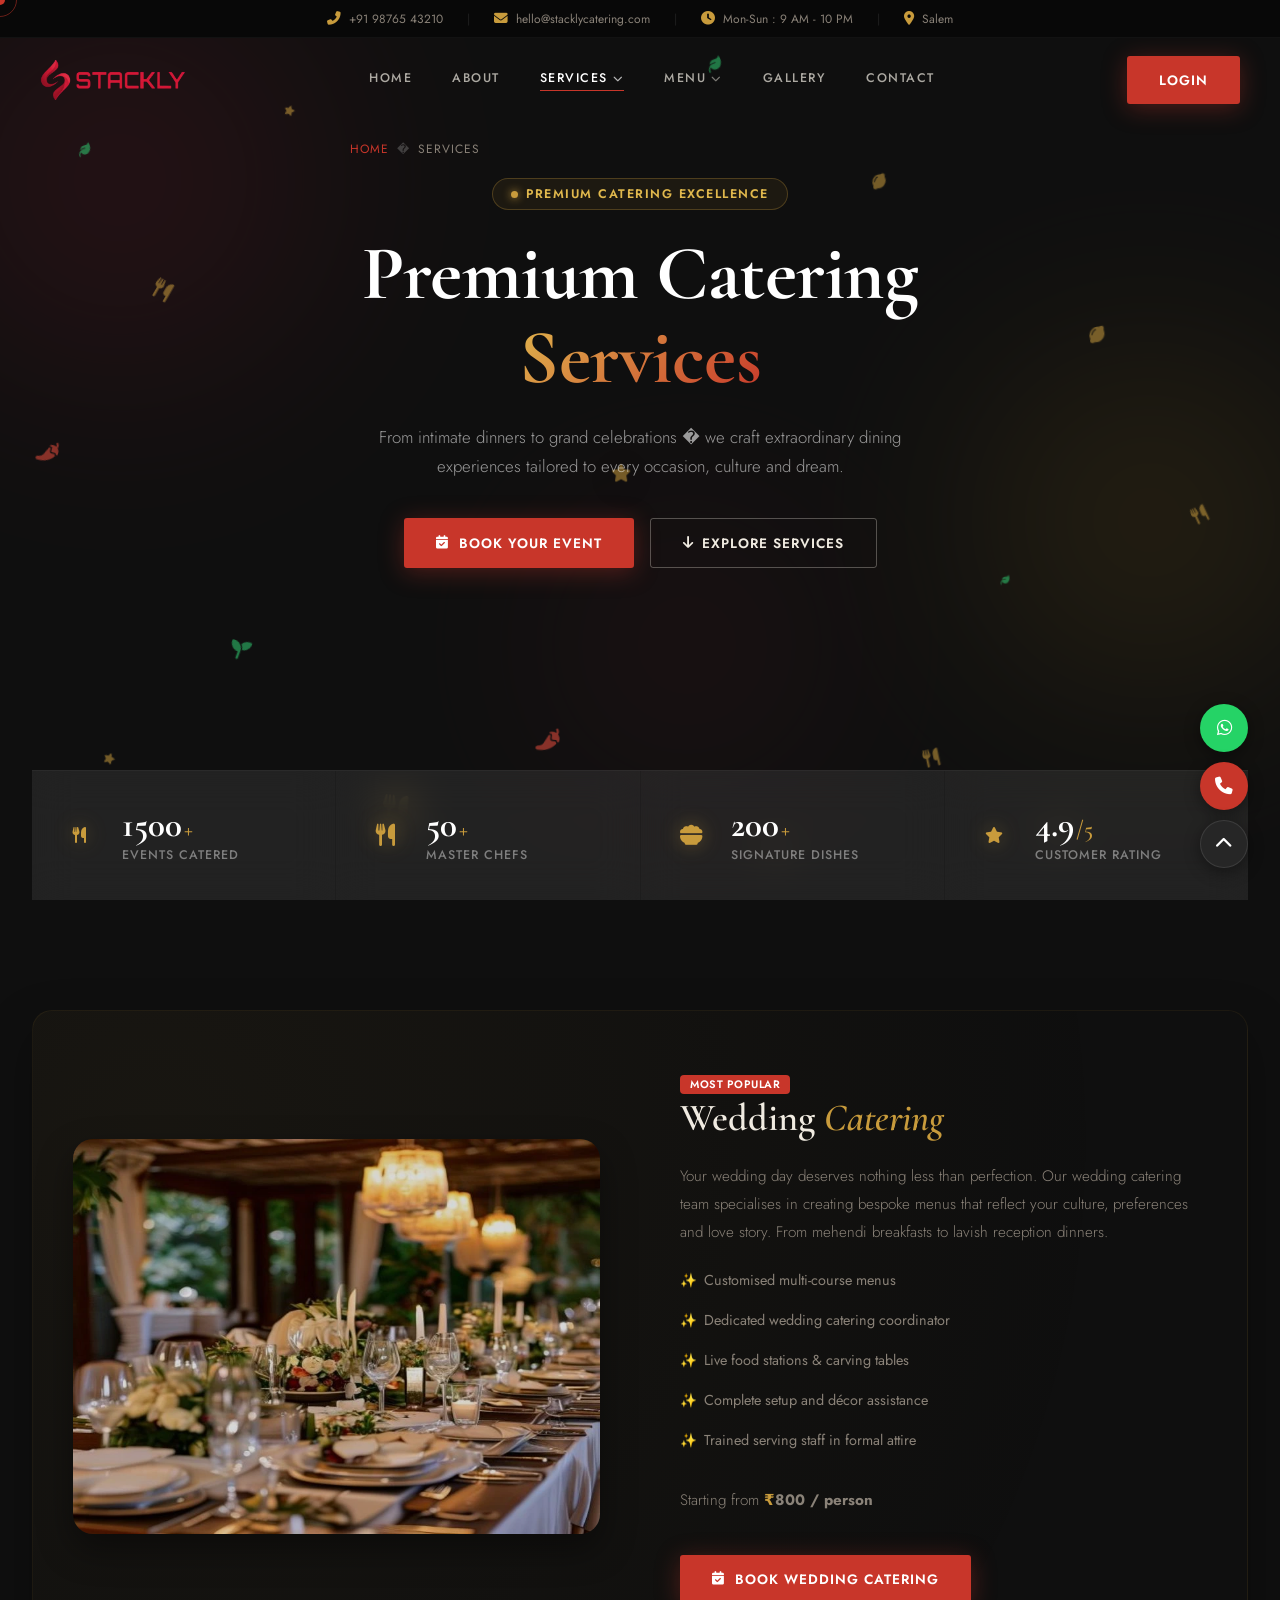
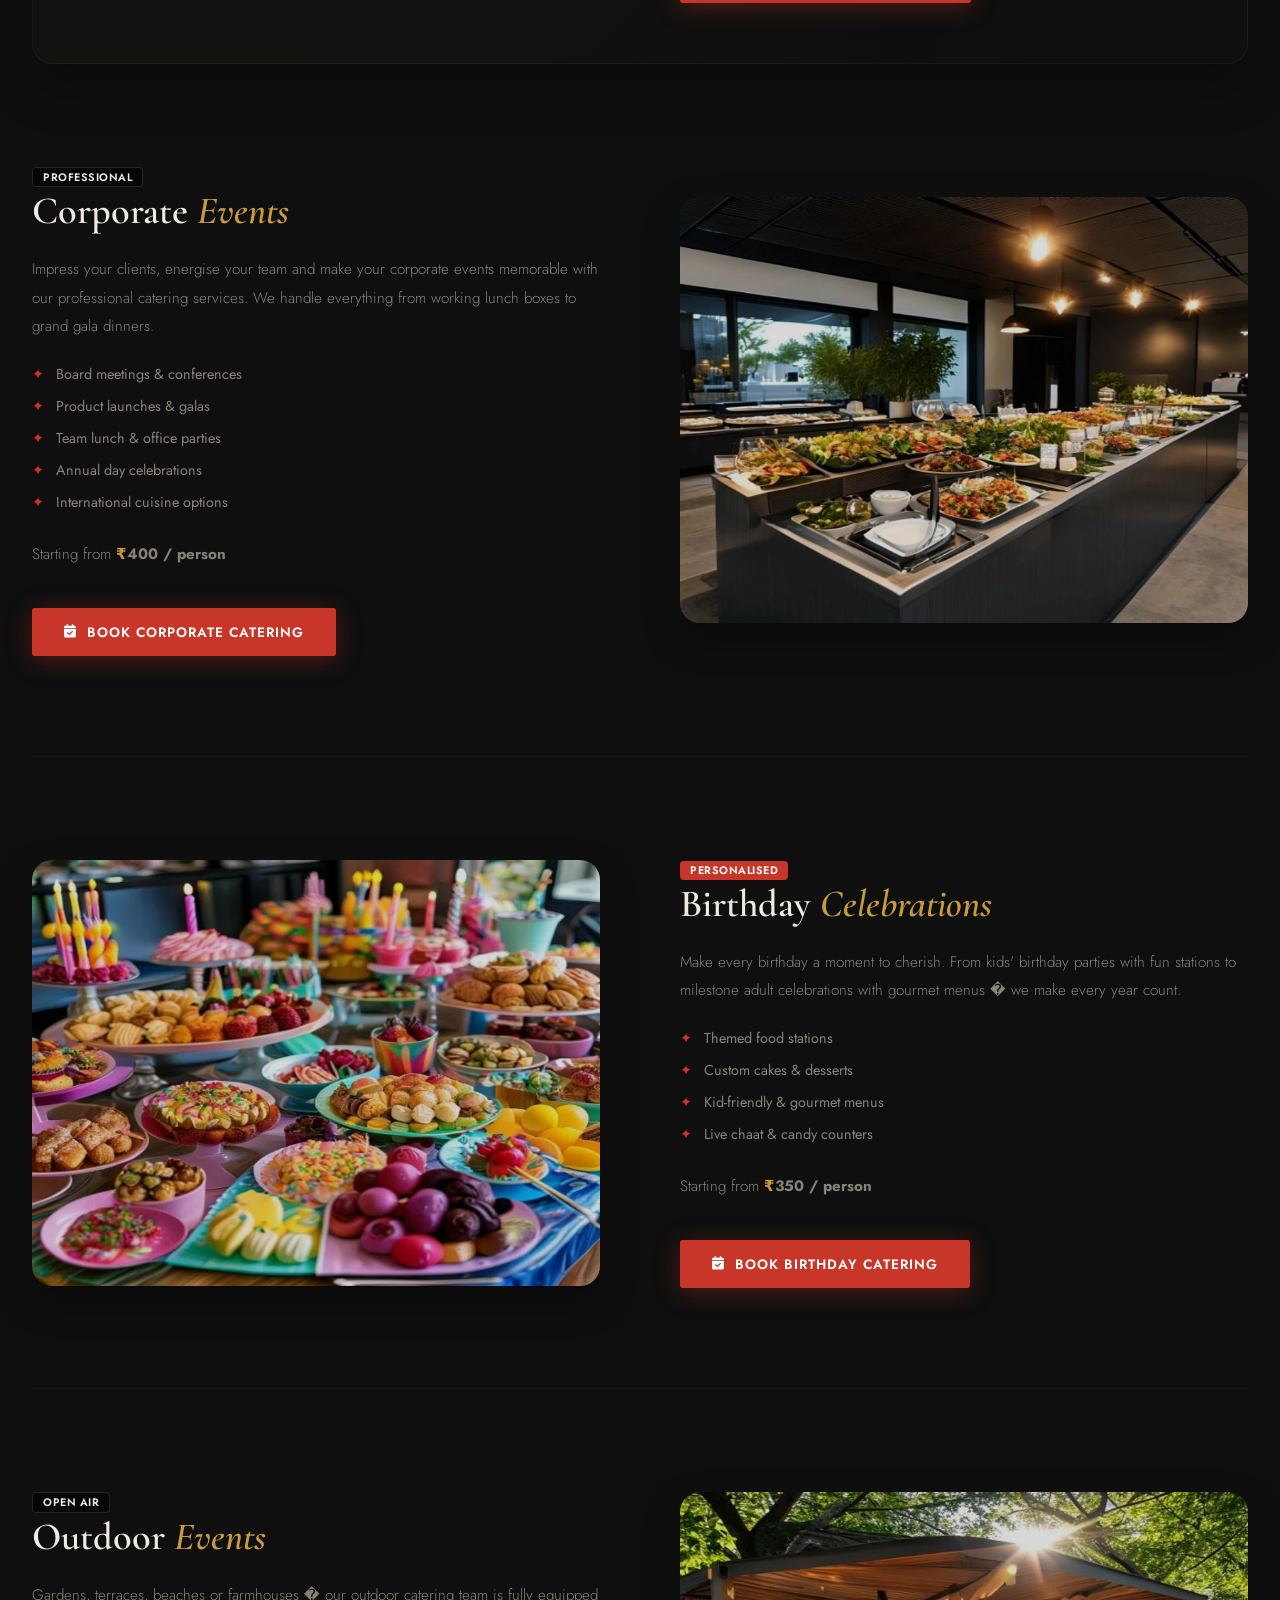
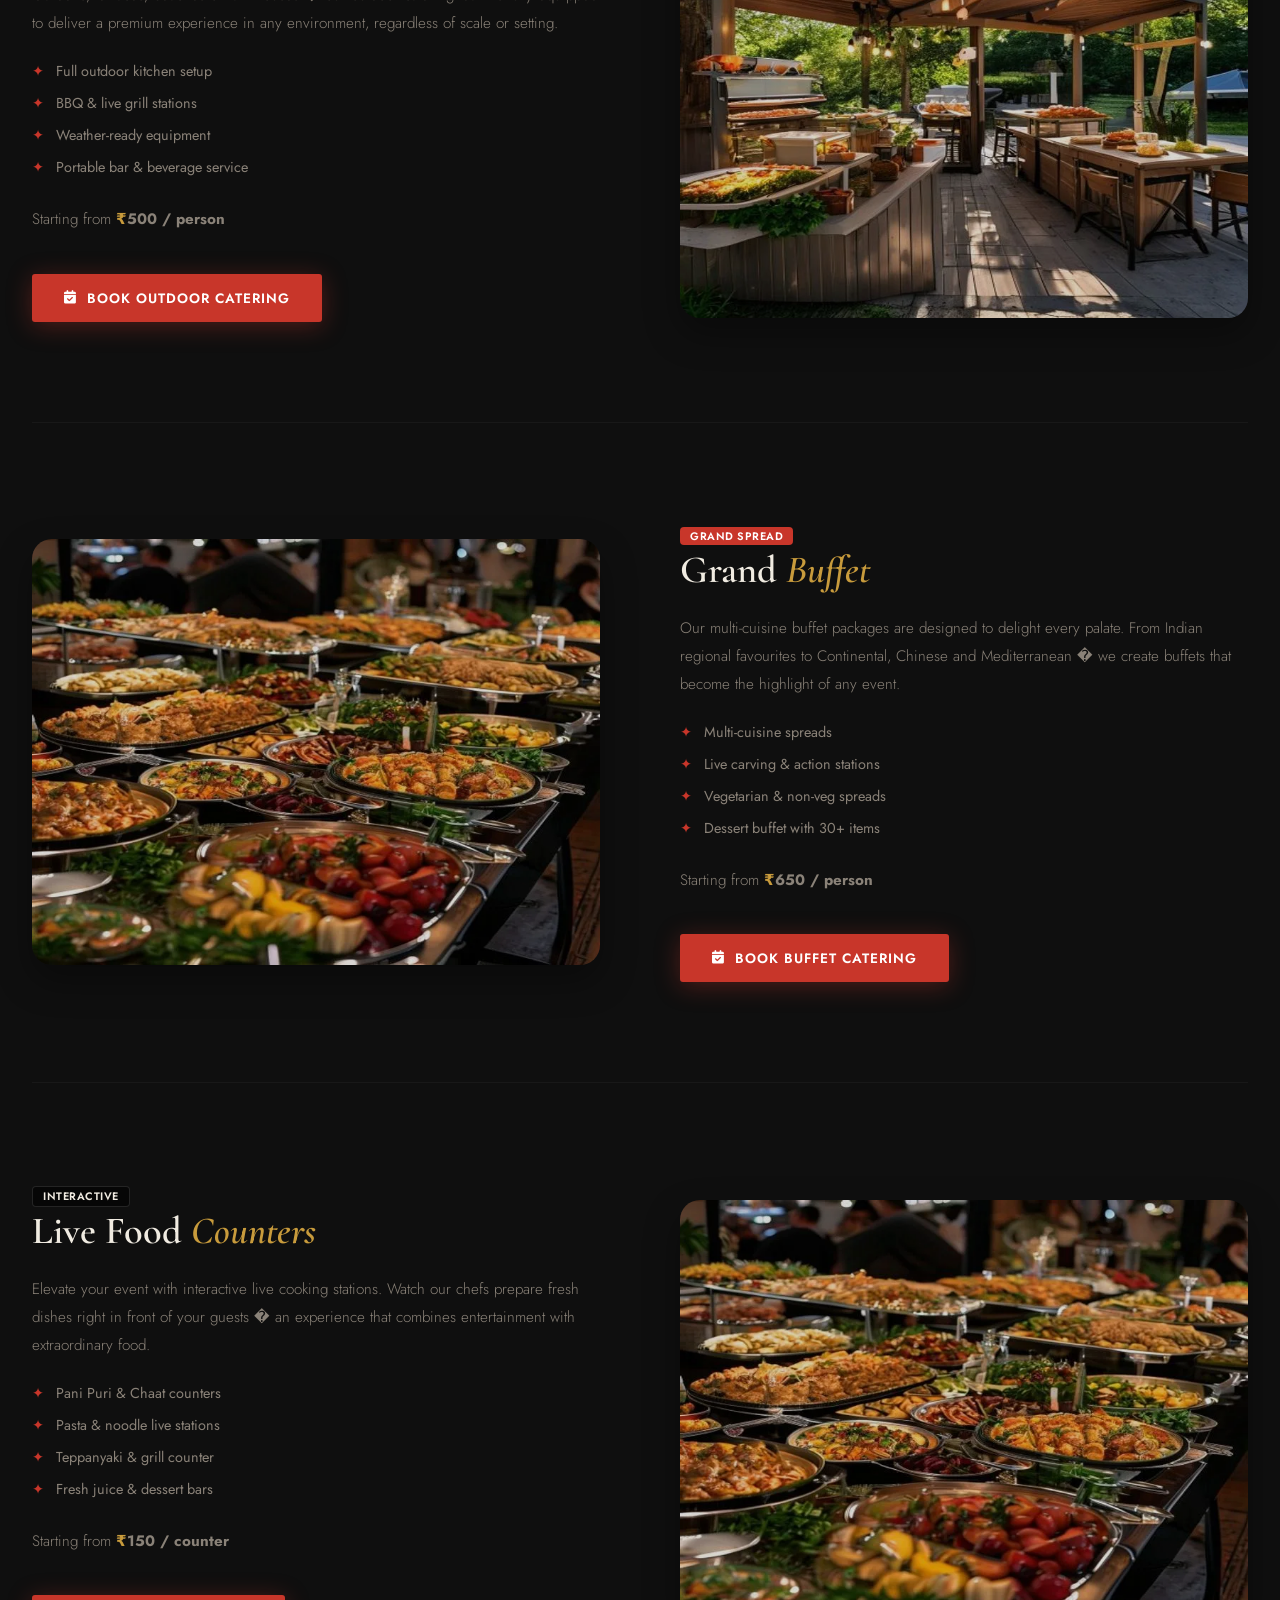
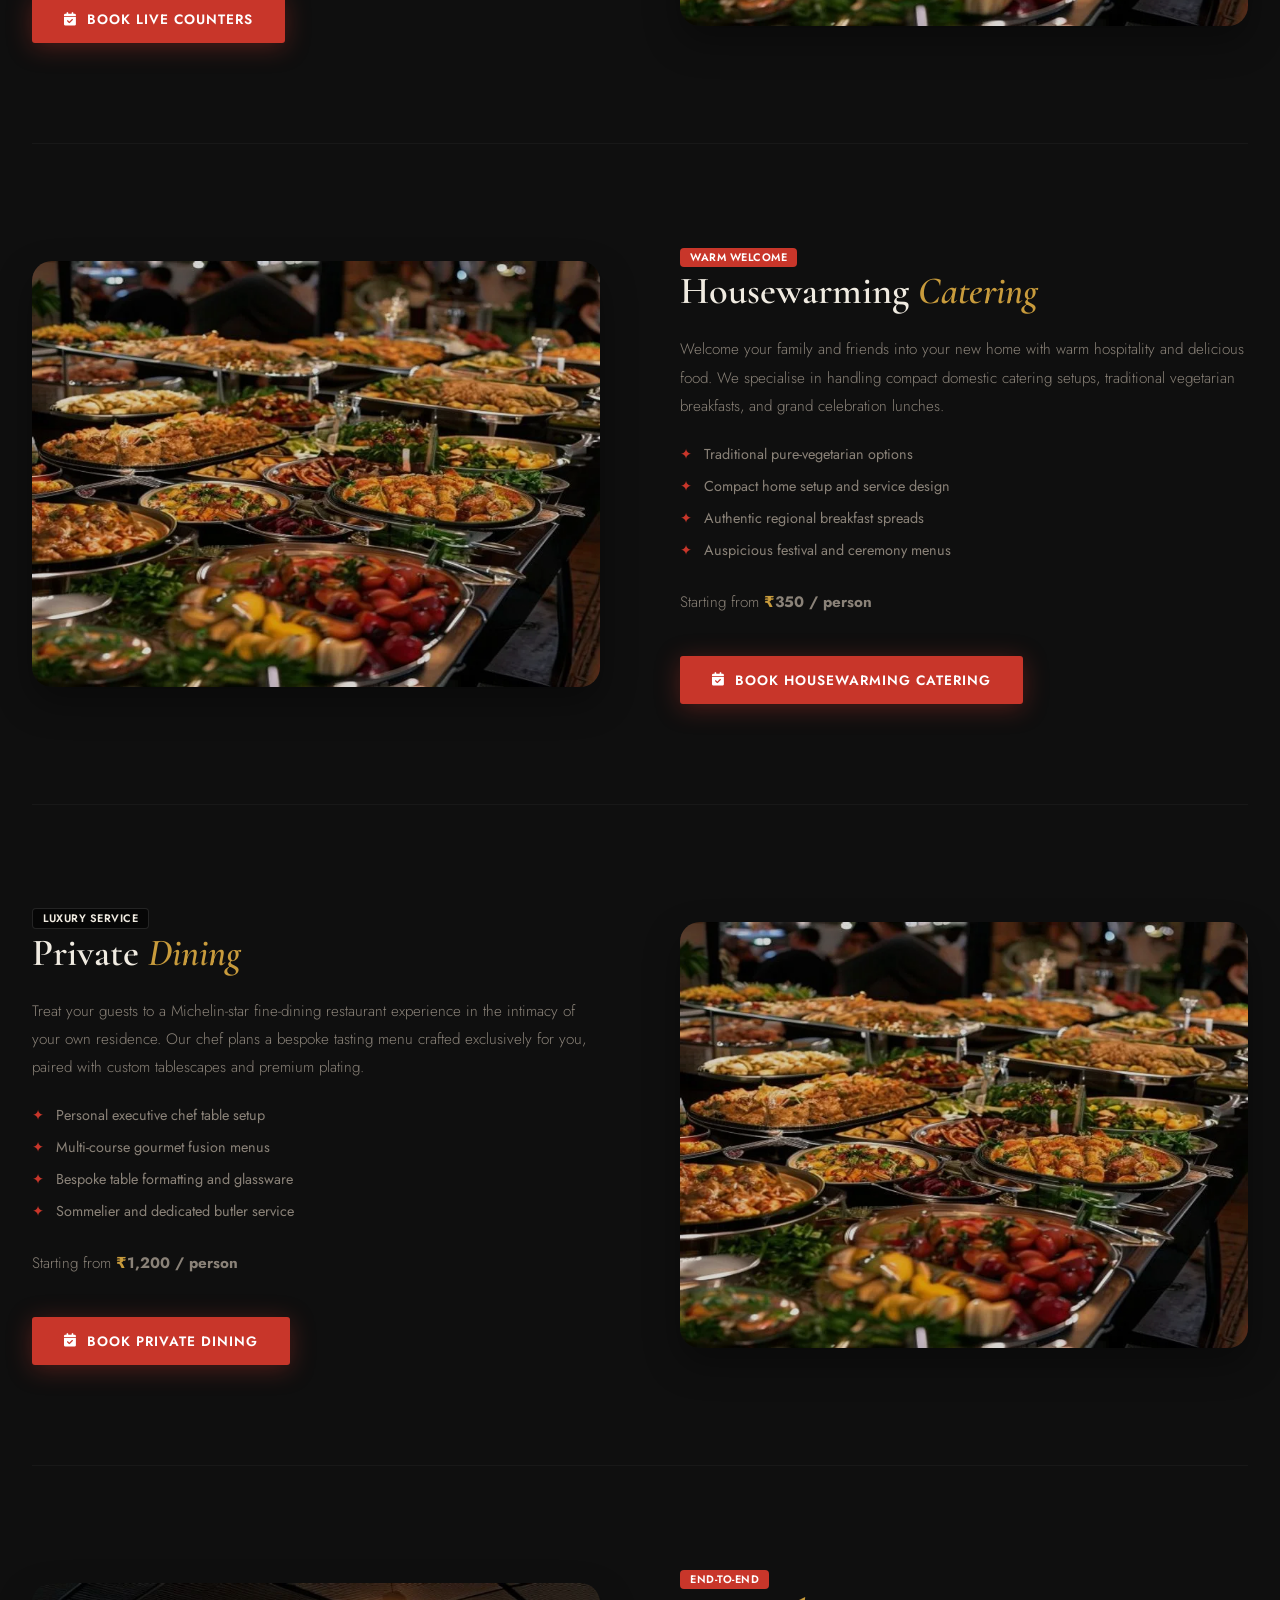
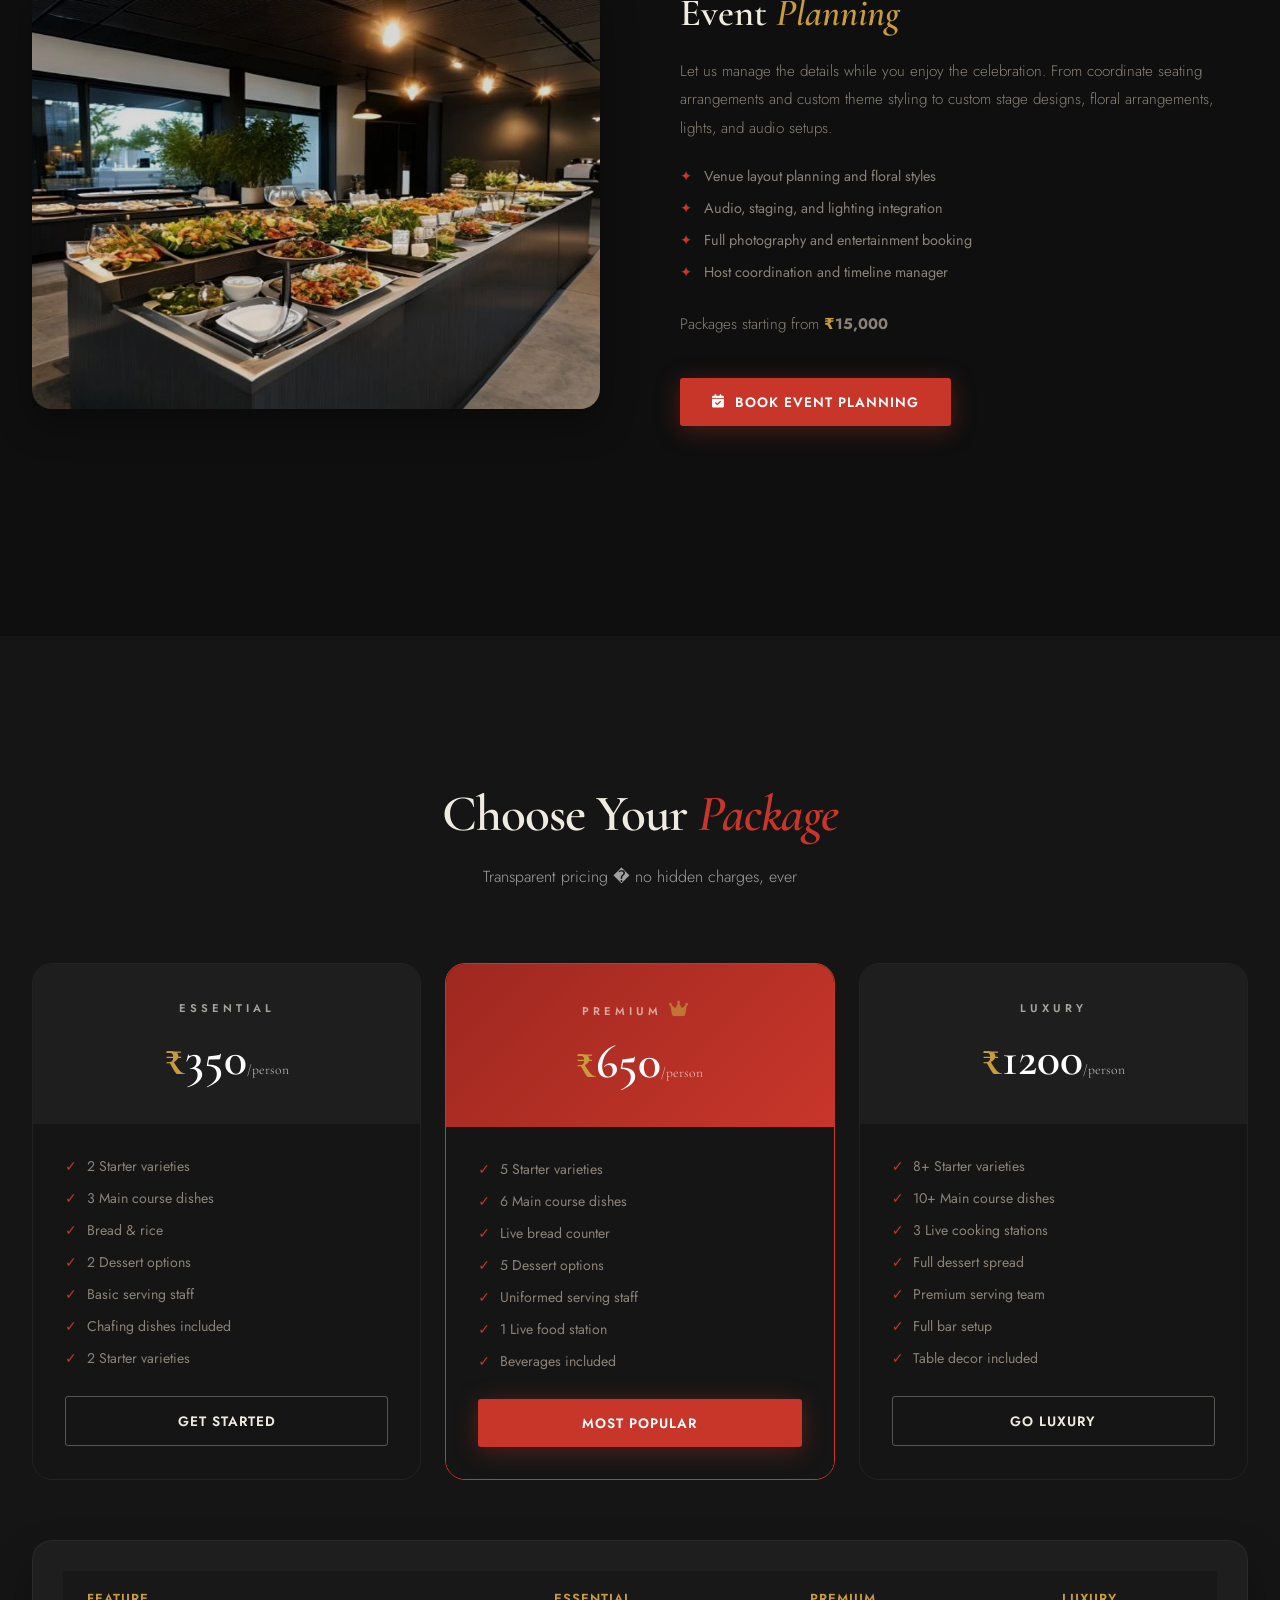
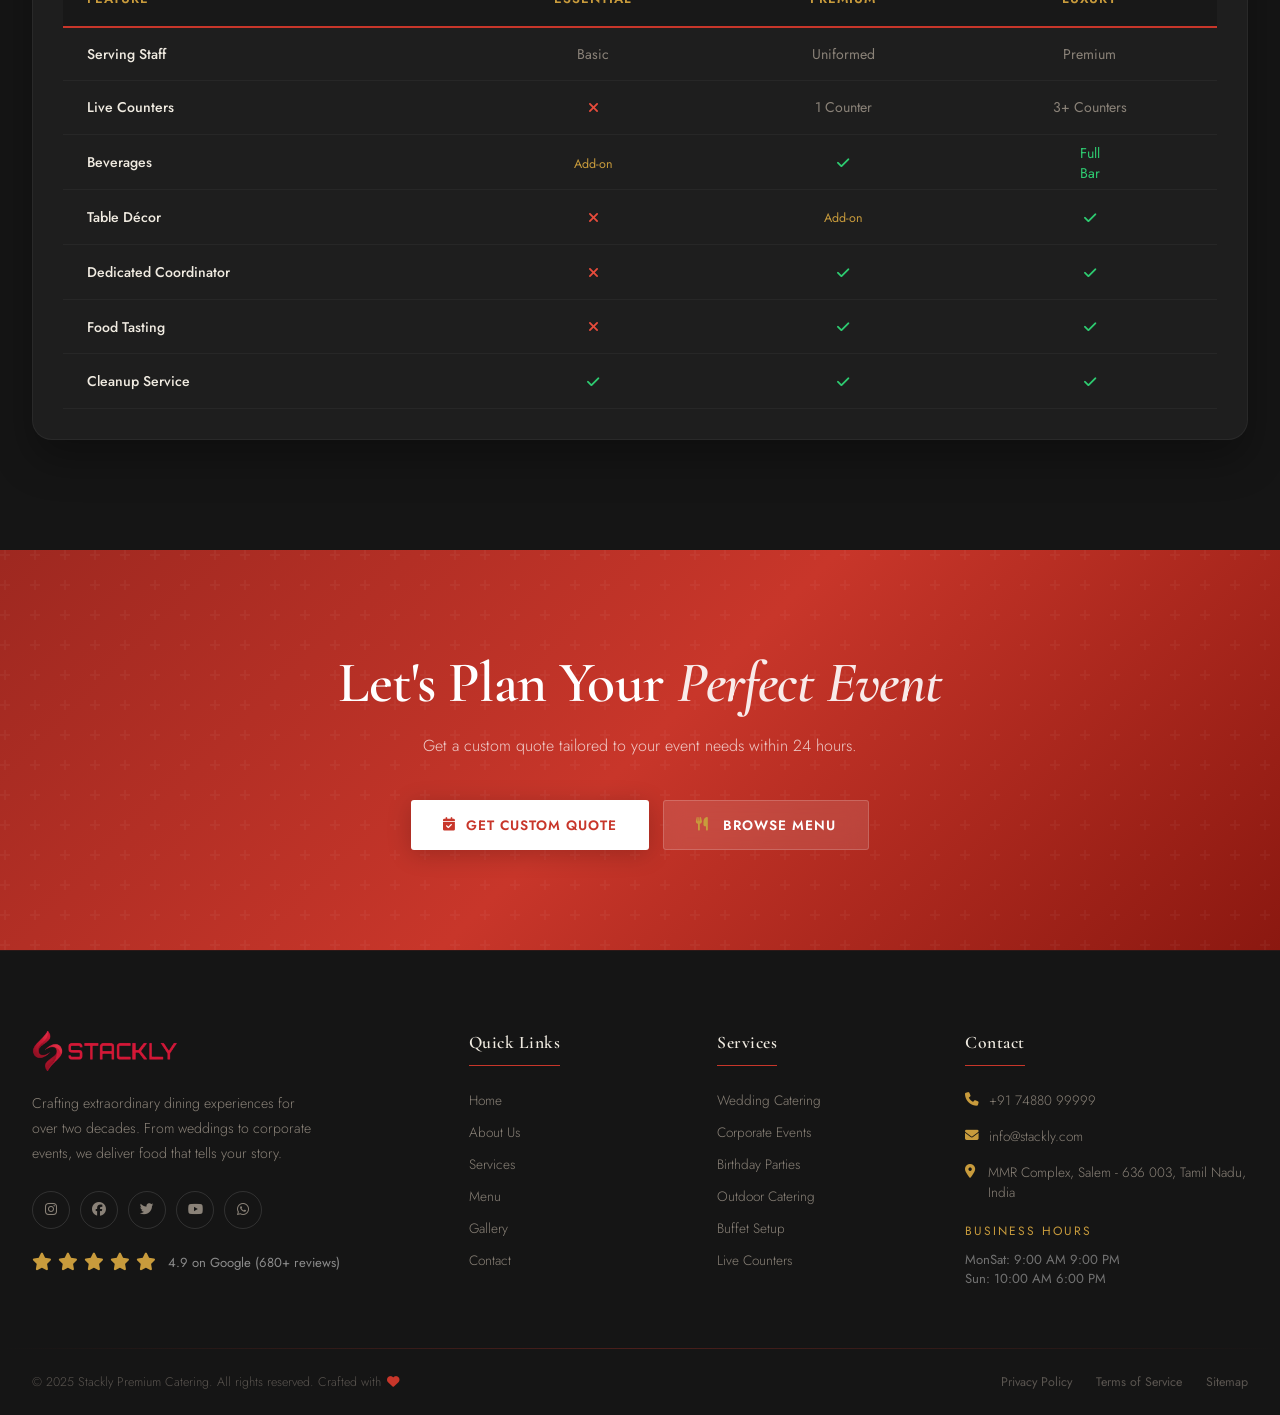
<file: services.html>
<!DOCTYPE html>
<html lang="en" data-theme="dark">
<head>
  <meta charset="UTF-8" />
  <meta name="viewport" content="width=device-width, initial-scale=1.0" />
  <title>Services � Stackly Premium Catering</title>
  <meta name="description" content="Explore Stackly's full range of premium catering services � wedding, corporate, birthday, outdoor, buffet, live counters and more." />
  <link rel="preconnect" href="https://fonts.googleapis.com" />
  <link href="https://fonts.googleapis.com/css2?family=Cormorant+Garamond:ital,wght@0,300;0,400;0,500;0,600;0,700;1,400;1,600;1,700&family=Jost:wght@300;400;500;600;700&display=swap" rel="stylesheet" />
  <link rel="stylesheet" href="https://cdnjs.cloudflare.com/ajax/libs/font-awesome/6.5.0/css/all.min.css" />
  <link rel="stylesheet" href="css/main.css?v=5.4" />
</head>
<body class="loading">
  <div id="loader">
    <div class="loader-logo"><img src="assets/images/redlogo.webp" alt="Company Logo" style="height: 60px; width: auto;" /></div>
    <div class="loader-line"></div>
    <div class="loader-text">Our Services</div>
    <div class="loader-bar-wrap"><div class="loader-bar"></div></div>
  </div>
  <div class="cursor"></div>
  <div class="cursor-follower"></div>
  <div id="scroll-progress"></div>

  <!-- ---- NAVBAR ---- -->
    <!-- Top Utility Information Bar -->
  <div class="top-bar">
    <div class="top-bar-inner">
      <div class="top-bar-item"><i class="fas fa-phone-alt"></i> <a href="tel:+919876543210">+91 98765 43210</a></div>
      <span class="top-bar-separator">|</span>
      <div class="top-bar-item"><i class="fas fa-envelope"></i> <a href="mailto:hello@stacklycatering.com">hello@stacklycatering.com</a></div>
      <span class="top-bar-separator">|</span>
      <div class="top-bar-item"><i class="fas fa-clock"></i> <span>Mon-Sun : 9 AM - 10 PM</span></div>
      <span class="top-bar-separator">|</span>
      <div class="top-bar-item"><i class="fas fa-map-marker-alt"></i> <span>Salem</span></div>
    </div>
  </div>

  <nav id="navbar">
    <div class="nav-inner">
      <a href="index.html" class="nav-logo">
        <img src="assets/images/redlogo.webp" alt="Company Logo" style="height: 40px; width: auto;" />
      </a>
      <div class="nav-links">
        <a href="index.html">Home</a>
        <a href="about.html">About</a>
        
        <div class="dropdown">
          <a href="services.html" class="dropdown-toggle">Services <i class="fas fa-chevron-down"></i></a>
          <div class="dropdown-menu">
            <a href="services.html#wedding-catering"><i class="fas fa-heart" style="color:var(--gold);font-size:0.7rem;width:14px;text-align:center;flex-shrink:0;"></i> Wedding Catering</a>
            <a href="services.html#corporate-catering"><i class="fas fa-briefcase" style="color:var(--gold);font-size:0.7rem;width:14px;text-align:center;flex-shrink:0;"></i> Corporate Catering</a>
            <a href="services.html#birthday-parties"><i class="fas fa-birthday-cake" style="color:var(--gold);font-size:0.7rem;width:14px;text-align:center;flex-shrink:0;"></i> Birthday Parties</a>
            <a href="services.html#outdoor-catering"><i class="fas fa-tree" style="color:var(--gold);font-size:0.7rem;width:14px;text-align:center;flex-shrink:0;"></i> Outdoor Catering</a>
                        <div class="dropdown-divider"></div>
            <a href="services.html#housewarming-events"><i class="fas fa-home" style="color:var(--gold);font-size:0.7rem;width:14px;text-align:center;flex-shrink:0;"></i> Housewarming Events</a>
            <a href="services.html#private-dining"><i class="fas fa-utensils" style="color:var(--gold);font-size:0.7rem;width:14px;text-align:center;flex-shrink:0;"></i> Private Dining</a>
            <a href="services.html#live-food-stations"><i class="fas fa-fire" style="color:var(--gold);font-size:0.7rem;width:14px;text-align:center;flex-shrink:0;"></i> Live Food Stations</a>
            <a href="services.html#buffet-catering"><i class="fas fa-concierge-bell" style="color:var(--gold);font-size:0.7rem;width:14px;text-align:center;flex-shrink:0;"></i> Buffet Catering</a>
            <a href="services.html#event-planning"><i class="fas fa-calendar-check" style="color:var(--gold);font-size:0.7rem;width:14px;text-align:center;flex-shrink:0;"></i> Event Planning</a>
          </div>
        </div>

        <div class="dropdown">
          <a href="menu.html" class="dropdown-toggle">Menu <i class="fas fa-chevron-down"></i></a>
          <div class="dropdown-menu">
            <a href="menu.html#filter-starters"><i class="fas fa-drumstick-bite" style="color:var(--gold);font-size:0.7rem;width:14px;text-align:center;flex-shrink:0;"></i> Starters</a>
            <a href="menu.html#filter-main"><i class="fas fa-utensils" style="color:var(--gold);font-size:0.7rem;width:14px;text-align:center;flex-shrink:0;"></i> Main Course</a>
                        <div class="dropdown-divider"></div>
            <a href="menu.html#filter-south-indian"><i class="fas fa-seedling" style="color:var(--gold);font-size:0.7rem;width:14px;text-align:center;flex-shrink:0;"></i> South Indian</a>
            <a href="menu.html#filter-north-indian"><i class="fas fa-pepper-hot" style="color:var(--gold);font-size:0.7rem;width:14px;text-align:center;flex-shrink:0;"></i> North Indian</a>
            <a href="menu.html#filter-chinese"><i class="fas fa-yin-yang" style="color:var(--gold);font-size:0.7rem;width:14px;text-align:center;flex-shrink:0;"></i> Chinese</a>
            <a href="menu.html#filter-continental"><i class="fas fa-globe-europe" style="color:var(--gold);font-size:0.7rem;width:14px;text-align:center;flex-shrink:0;"></i> Continental</a>
                        <div class="dropdown-divider"></div>
            <a href="menu.html#filter-snacks"><i class="fas fa-fire-burner" style="color:var(--gold);font-size:0.7rem;width:14px;text-align:center;flex-shrink:0;"></i> Live Counters</a>
            <a href="menu.html#filter-desserts"><i class="fas fa-ice-cream" style="color:var(--gold);font-size:0.7rem;width:14px;text-align:center;flex-shrink:0;"></i> Desserts</a>
            <a href="menu.html#filter-drinks"><i class="fas fa-wine-glass" style="color:var(--gold);font-size:0.7rem;width:14px;text-align:center;flex-shrink:0;"></i> Beverages</a>
            <a href="menu.html"><i class="fas fa-list-ul" style="color:var(--gold);font-size:0.7rem;width:14px;text-align:center;flex-shrink:0;"></i> Custom Menus</a>
          </div>
        </div>

        <a href="gallery.html">Gallery</a>
        <a href="contact.html">Contact</a>
      </div>
      <div class="nav-right">
        <a href="login.html" class="btn btn-gold nav-cta">Login</a>
        <button class="hamburger" aria-label="Menu">
          <span></span><span></span><span></span>
        </button>
      </div>
    </div>
  </nav>

  <!-- Mobile Menu -->
  <!-- Mobile Menu -->
  <div class="mobile-menu">
    <a href="index.html">Home</a>
    <a href="about.html">About</a>
    <a href="services.html">Services</a>
    <a href="menu.html">Menu</a>
    <a href="gallery.html">Gallery</a>
    <a href="contact.html">Contact</a>
    <a href="login.html" class="btn btn-gold">Login</a>
    <div class="mobile-menu-social">
      <a href="404.html"><i class="fab fa-instagram"></i></a>
      <a href="404.html"><i class="fab fa-facebook"></i></a>
      <a href="404.html"><i class="fab fa-whatsapp"></i></a>
    </div>
  </div>

  <!-- ---- SERVICES HERO ---- -->
  <section class="svc-hero" id="svc-hero">

    <!-- -- Blurred gradient backdrop circles -- -->
    <div class="svc-hero-bg">
      <div class="svc-bg-circle svc-bg-c1"></div>
      <div class="svc-bg-circle svc-bg-c2"></div>
      <div class="svc-bg-circle svc-bg-c3"></div>
    </div>

    <!-- -- Floating decorative elements -- -->
    <div class="svc-deco-wrap" aria-hidden="true">
      <!-- organic -->
      <span class="svc-deco sd-1"  style="--sd-x:6%;  --sd-y:14%; --sd-s:1.1; --sd-r:-18deg; --sd-d:0s"><i class="fas fa-leaf" style="color:#2ecc71;font-size:0.75rem;margin-right:4px;"></i></span>
      <span class="svc-deco sd-2"  style="--sd-x:90%; --sd-y:8%;  --sd-s:0.9; --sd-r:12deg;  --sd-d:1.2s"><i class="fas fa-leaf" style="color:#2ecc71;font-size:1.25rem;"></i></span>
      <span class="svc-deco sd-3"  style="--sd-x:78%; --sd-y:62%; --sd-s:0.8; --sd-r:-8deg;  --sd-d:2.1s"><i class="fas fa-leaf" style="color:#2ecc71;font-size:0.75rem;margin-right:4px;"></i></span>
      <span class="svc-deco sd-4"  style="--sd-x:18%; --sd-y:70%; --sd-s:1.0; --sd-r:20deg;  --sd-d:0.7s"><i class="fas fa-seedling" style="color:#2ecc71;font-size:1.25rem;"></i></span>
      <span class="svc-deco sd-5"  style="--sd-x:55%; --sd-y:5%;  --sd-s:0.75;--sd-r:-22deg; --sd-d:1.8s"><i class="fas fa-leaf" style="color:#2ecc71;font-size:1.25rem;"></i></span>
      <!-- chili / lemon -->
      <span class="svc-deco sd-6"  style="--sd-x:3%;  --sd-y:48%; --sd-s:1.05;--sd-r:14deg;  --sd-d:2.4s"><i class="fas fa-pepper-hot" style="color:#e74c3c;font-size:1.25rem;"></i></span>
      <span class="svc-deco sd-7"  style="--sd-x:85%; --sd-y:35%; --sd-s:0.9; --sd-r:-10deg; --sd-d:0.4s"><i class="fas fa-lemon" style="color:var(--gold);font-size:1.25rem;"></i></span>
      <span class="svc-deco sd-8"  style="--sd-x:42%; --sd-y:80%; --sd-s:1.15;--sd-r:6deg;   --sd-d:3.0s"><i class="fas fa-pepper-hot" style="color:#e74c3c;font-size:1.25rem;"></i></span>
      <span class="svc-deco sd-9"  style="--sd-x:68%; --sd-y:18%; --sd-s:0.8; --sd-r:-14deg; --sd-d:1.5s"><i class="fas fa-lemon" style="color:var(--gold);font-size:1.25rem;"></i></span>
      <!-- utensils / chef -->
      <span class="svc-deco sd-10" style="--sd-x:12%; --sd-y:30%; --sd-s:1.0; --sd-r:30deg;  --sd-d:0.9s"><i class="fas fa-utensils" style="color:var(--gold);font-size:1.25rem;"></i></span>
      <span class="svc-deco sd-11" style="--sd-x:93%; --sd-y:55%; --sd-s:0.85;--sd-r:-25deg; --sd-d:2.7s"><i class="fas fa-utensils" style="color:var(--gold);font-size:1.25rem;"></i></span>
      <span class="svc-deco sd-12" style="--sd-x:30%; --sd-y:88%; --sd-s:1.1; --sd-r:5deg;   --sd-d:1.1s"><i class="fas fa-utensils" style="color:var(--gold);margin-right:4px;"></i></span>
      <span class="svc-deco sd-13" style="--sd-x:72%; --sd-y:82%; --sd-s:0.9; --sd-r:-12deg; --sd-d:3.3s"><i class="fas fa-utensils" style="color:var(--gold);font-size:1.25rem;"></i></span>
      <!-- sparkles / abstract -->
      <span class="svc-deco sd-14" style="--sd-x:48%; --sd-y:50%; --sd-s:1.3; --sd-r:0deg;   --sd-d:4.0s"><i class="fas fa-star" style="color:var(--gold);font-size:0.85rem;margin-right:4px;"></i></span>
      <span class="svc-deco sd-15" style="--sd-x:22%; --sd-y:10%; --sd-s:0.7; --sd-r:18deg;  --sd-d:0.3s"><i class="fas fa-star" style="color:var(--gold);font-size:0.85rem;margin-right:4px;"></i></span>
      <span class="svc-deco sd-16" style="--sd-x:60%; --sd-y:92%; --sd-s:0.85;--sd-r:-6deg;  --sd-d:2.0s"><i class="fas fa-star" style="color:var(--gold);font-size:0.85rem;margin-right:4px;"></i></span>
      <span class="svc-deco sd-17" style="--sd-x:8%;  --sd-y:82%; --sd-s:0.75;--sd-r:22deg;  --sd-d:1.6s"><i class="fas fa-star" style="color:var(--gold);font-size:0.85rem;margin-right:4px;"></i></span>
      <span class="svc-deco sd-18" style="--sd-x:82%; --sd-y:90%; --sd-s:1.0; --sd-r:-18deg; --sd-d:3.6s"><i class="fas fa-star" style="color:var(--gold);font-size:0.85rem;margin-right:4px;"></i></span>
    </div>

    <!-- -- Hero text -- -->
    <div class="container svc-hero-inner">
      <div class="svc-hero-content">
        <div class="breadcrumb">
          <a href="index.html">Home</a>
          <span class="breadcrumb-sep">�</span>
          <span>Services</span>
        </div>

        <div class="svc-hero-badge">
          <span class="svc-badge-dot"></span>
          Premium Catering Excellence
        </div>

        <h1 class="svc-hero-title">
          Premium Catering<br>
          <span class="svc-title-highlight">Services</span>
        </h1>

        <p class="svc-hero-sub">
          From intimate dinners to grand celebrations � we craft extraordinary dining experiences tailored to every occasion, culture and dream.
        </p>

        <div class="svc-hero-cta">
          <a href="404.html" class="btn btn-gold">
            <i class="fas fa-calendar-check"></i> Book Your Event
          </a>
          <a href="404.html" class="btn btn-outline svc-scroll-btn">
            <i class="fas fa-arrow-down"></i> Explore Services
          </a>
        </div>
      </div>
    </div>

    <!-- -- Animated Statistics -- -->
    <div class="svc-stats-wrap">
      <div class="container">
        <div class="svc-stats-grid">

          <div class="svc-stat-card reveal">
            <div class="svc-stat-icon"><i class="fas fa-utensils" style="color:var(--gold);margin-right:4px;"></i></div>
            <div class="svc-stat-body">
              <div class="svc-stat-number">
                <span class="counter" data-target="1500">0</span>
                <span class="svc-stat-plus">+</span>
              </div>
              <div class="svc-stat-label">Events Catered</div>
            </div>
          </div>

          <div class="svc-stat-card reveal stagger-1">
            <div class="svc-stat-icon"><i class="fas fa-utensils" style="color:var(--gold);font-size:1.4rem;"></i></div>
            <div class="svc-stat-body">
              <div class="svc-stat-number">
                <span class="counter" data-target="50">0</span>
                <span class="svc-stat-plus">+</span>
              </div>
              <div class="svc-stat-label">Master Chefs</div>
            </div>
          </div>

          <div class="svc-stat-card reveal stagger-2">
            <div class="svc-stat-icon"><i class="fas fa-bowl-food" style="color:var(--gold);font-size:1.4rem;"></i></div>
            <div class="svc-stat-body">
              <div class="svc-stat-number">
                <span class="counter" data-target="200">0</span>
                <span class="svc-stat-plus">+</span>
              </div>
              <div class="svc-stat-label">Signature Dishes</div>
            </div>
          </div>

          <div class="svc-stat-card reveal stagger-3">
            <div class="svc-stat-icon"><i class="fas fa-star" style="color:var(--gold);margin-right:2px;"></i></div>
            <div class="svc-stat-body">
              <div class="svc-stat-number">
                <span class="counter" data-target="4.9" data-decimals="1">4.9</span>
                <span class="svc-stat-plus">/5</span>
              </div>
              <div class="svc-stat-label">Customer Rating</div>
            </div>
          </div>

        </div>
      </div>
    </div>

  </section>
  <!-- -- anchor for scroll btn -- -->
  <div id="services-list"></div>

  <!-- Services Detailed List -->
  <section class="section">
    <div class="container">
      <div class="services-list">

        <!-- Wedding Catering -->
        <div class="service-row wedding-highlight-row reveal" id="wedding-catering">
          <div class="service-row-img">
            <img src="assets/images/wedding-catering.webp" alt="Wedding Catering" loading="lazy" />
          </div>
          <div class="service-row-body">
            <span class="badge badge-gold">Most Popular</span>
            <h2>Wedding <em style="color:var(--gold);font-family:var(--font-heading)">Catering</em></h2>
            <p>Your wedding day deserves nothing less than perfection. Our wedding catering team specialises in creating bespoke menus that reflect your culture, preferences and love story. From mehendi breakfasts to lavish reception dinners.</p>
            <div class="service-features">
              <div class="service-feature">Customised multi-course menus</div>
              <div class="service-feature">Dedicated wedding catering coordinator</div>
              <div class="service-feature">Live food stations &amp; carving tables</div>
              <div class="service-feature">Complete setup and décor assistance</div>
              <div class="service-feature">Trained serving staff in formal attire</div>
            </div>
            <p class="service-price">Starting from <strong><span style="color:var(--gold);font-weight:bold;">₹</span>800 / person</strong></p>
            <a href="404.html" class="btn btn-gold" style="margin-top:16px;"><i class="fas fa-calendar-check"></i> Book Wedding Catering</a>
          </div>
        </div>

        <!-- Corporate Catering -->
        <div class="service-row reverse reveal" id="corporate-catering">
          <div class="service-row-img">
            <img src="assets/images/corporate-catering.webp" alt="Corporate Catering" loading="lazy" />
          </div>
          <div class="service-row-body">
            <span class="badge badge-dark">Professional</span>
            <h2>Corporate <em style="color:var(--gold);font-family:var(--font-heading)">Events</em></h2>
            <p>Impress your clients, energise your team and make your corporate events memorable with our professional catering services. We handle everything from working lunch boxes to grand gala dinners.</p>
            <div class="service-features">
              <div class="service-feature">Board meetings &amp; conferences</div>
              <div class="service-feature">Product launches &amp; galas</div>
              <div class="service-feature">Team lunch &amp; office parties</div>
              <div class="service-feature">Annual day celebrations</div>
              <div class="service-feature">International cuisine options</div>
            </div>
            <p class="service-price">Starting from <strong><span style="color:var(--gold);font-weight:bold;">₹</span>400 / person</strong></p>
            <a href="404.html" class="btn btn-gold" style="margin-top:16px;"><i class="fas fa-calendar-check"></i> Book Corporate Catering</a>
          </div>
        </div>

        <!-- Birthday -->
        <div class="service-row reveal" id="birthday-parties">
          <div class="service-row-img">
            <img src="assets/images/birthday-catering.webp" alt="Birthday Catering" loading="lazy" />
          </div>
          <div class="service-row-body">
            <span class="badge badge-gold">Personalised</span>
            <h2>Birthday <em style="color:var(--gold);font-family:var(--font-heading)">Celebrations</em></h2>
            <p>Make every birthday a moment to cherish. From kids' birthday parties with fun stations to milestone adult celebrations with gourmet menus � we make every year count.</p>
            <div class="service-features">
              <div class="service-feature">Themed food stations</div>
              <div class="service-feature">Custom cakes &amp; desserts</div>
              <div class="service-feature">Kid-friendly &amp; gourmet menus</div>
              <div class="service-feature">Live chaat &amp; candy counters</div>
            </div>
            <p class="service-price">Starting from <strong><span style="color:var(--gold);font-weight:bold;">₹</span>350 / person</strong></p>
            <a href="404.html" class="btn btn-gold" style="margin-top:16px;"><i class="fas fa-calendar-check"></i> Book Birthday Catering</a>
          </div>
        </div>

        <!-- Outdoor -->
        <div class="service-row reverse reveal" id="outdoor-catering">
          <div class="service-row-img">
            <img src="assets/images/outdoor-catering.webp" alt="Outdoor Catering" loading="lazy" />
          </div>
          <div class="service-row-body">
            <span class="badge badge-dark">Open Air</span>
            <h2>Outdoor <em style="color:var(--gold);font-family:var(--font-heading)">Events</em></h2>
            <p>Gardens, terraces, beaches or farmhouses � our outdoor catering team is fully equipped to deliver a premium experience in any environment, regardless of scale or setting.</p>
            <div class="service-features">
              <div class="service-feature">Full outdoor kitchen setup</div>
              <div class="service-feature">BBQ &amp; live grill stations</div>
              <div class="service-feature">Weather-ready equipment</div>
              <div class="service-feature">Portable bar &amp; beverage service</div>
            </div>
            <p class="service-price">Starting from <strong><span style="color:var(--gold);font-weight:bold;">₹</span>500 / person</strong></p>
            <a href="404.html" class="btn btn-gold" style="margin-top:16px;"><i class="fas fa-calendar-check"></i> Book Outdoor Catering</a>
          </div>
        </div>

        <!-- Buffet -->
        <div class="service-row reveal" id="buffet-catering">
          <div class="service-row-img">
            <img src="assets/images/buffet-catering.webp" alt="Buffet Catering" loading="lazy" />
          </div>
          <div class="service-row-body">
            <span class="badge badge-gold">Grand Spread</span>
            <h2>Grand <em style="color:var(--gold);font-family:var(--font-heading)">Buffet</em></h2>
            <p>Our multi-cuisine buffet packages are designed to delight every palate. From Indian regional favourites to Continental, Chinese and Mediterranean � we create buffets that become the highlight of any event.</p>
            <div class="service-features">
              <div class="service-feature">Multi-cuisine spreads</div>
              <div class="service-feature">Live carving &amp; action stations</div>
              <div class="service-feature">Vegetarian &amp; non-veg spreads</div>
              <div class="service-feature">Dessert buffet with 30+ items</div>
            </div>
            <p class="service-price">Starting from <strong><span style="color:var(--gold);font-weight:bold;">₹</span>650 / person</strong></p>
            <a href="404.html" class="btn btn-gold" style="margin-top:16px;"><i class="fas fa-calendar-check"></i> Book Buffet Catering</a>
          </div>
        </div>

        <!-- Live Counters -->
        <div class="service-row reverse reveal" id="live-food-stations">
          <div class="service-row-img">
            <img src="assets/images/buffet-catering.webp" alt="Live Food Counters" loading="lazy" />
          </div>
          <div class="service-row-body">
            <span class="badge badge-dark">Interactive</span>
            <h2>Live Food <em style="color:var(--gold);font-family:var(--font-heading)">Counters</em></h2>
            <p>Elevate your event with interactive live cooking stations. Watch our chefs prepare fresh dishes right in front of your guests � an experience that combines entertainment with extraordinary food.</p>
            <div class="service-features">
              <div class="service-feature">Pani Puri &amp; Chaat counters</div>
              <div class="service-feature">Pasta &amp; noodle live stations</div>
              <div class="service-feature">Teppanyaki &amp; grill counter</div>
              <div class="service-feature">Fresh juice &amp; dessert bars</div>
            </div>
            <p class="service-price">Starting from <strong><span style="color:var(--gold);font-weight:bold;">₹</span>150 / counter</strong></p>
            <a href="404.html" class="btn btn-gold" style="margin-top:16px;"><i class="fas fa-calendar-check"></i> Book Live Counters</a>
          </div>
        </div>

        <!-- Housewarming Events -->
        <div class="service-row reveal" id="housewarming-events">
          <div class="service-row-img">
            <img src="assets/images/buffet-catering.webp" alt="Housewarming Catering" loading="lazy" />
          </div>
          <div class="service-row-body">
            <span class="badge badge-gold">Warm Welcome</span>
            <h2>Housewarming <em style="color:var(--gold);font-family:var(--font-heading)">Catering</em></h2>
            <p>Welcome your family and friends into your new home with warm hospitality and delicious food. We specialise in handling compact domestic catering setups, traditional vegetarian breakfasts, and grand celebration lunches.</p>
            <div class="service-features">
              <div class="service-feature">Traditional pure-vegetarian options</div>
              <div class="service-feature">Compact home setup and service design</div>
              <div class="service-feature">Authentic regional breakfast spreads</div>
              <div class="service-feature">Auspicious festival and ceremony menus</div>
            </div>
            <p class="service-price">Starting from <strong><span style="color:var(--gold);font-weight:bold;">₹</span>350 / person</strong></p>
            <a href="404.html" class="btn btn-gold" style="margin-top:16px;"><i class="fas fa-calendar-check"></i> Book Housewarming Catering</a>
          </div>
        </div>

        <!-- Private Dining -->
        <div class="service-row reverse reveal" id="private-dining">
          <div class="service-row-img">
            <img src="assets/images/buffet-catering.webp" alt="Private Dining" loading="lazy" />
          </div>
          <div class="service-row-body">
            <span class="badge badge-dark">Luxury Service</span>
            <h2>Private <em style="color:var(--gold);font-family:var(--font-heading)">Dining</em></h2>
            <p>Treat your guests to a Michelin-star fine-dining restaurant experience in the intimacy of your own residence. Our chef plans a bespoke tasting menu crafted exclusively for you, paired with custom tablescapes and premium plating.</p>
            <div class="service-features">
              <div class="service-feature">Personal executive chef table setup</div>
              <div class="service-feature">Multi-course gourmet fusion menus</div>
              <div class="service-feature">Bespoke table formatting and glassware</div>
              <div class="service-feature">Sommelier and dedicated butler service</div>
            </div>
            <p class="service-price">Starting from <strong><span style="color:var(--gold);font-weight:bold;">₹</span>1,200 / person</strong></p>
            <a href="404.html" class="btn btn-gold" style="margin-top:16px;"><i class="fas fa-calendar-check"></i> Book Private Dining</a>
          </div>
        </div>

        <!-- Event Planning -->
        <div class="service-row reveal" id="event-planning">
          <div class="service-row-img">
            <img src="assets/images/corporate-catering.webp" alt="Event Planning" loading="lazy" />
          </div>
          <div class="service-row-body">
            <span class="badge badge-gold">End-To-End</span>
            <h2>Event <em style="color:var(--gold);font-family:var(--font-heading)">Planning</em></h2>
            <p>Let us manage the details while you enjoy the celebration. From coordinate seating arrangements and custom theme styling to custom stage designs, floral arrangements, lights, and audio setups.</p>
            <div class="service-features">
              <div class="service-feature">Venue layout planning and floral styles</div>
              <div class="service-feature">Audio, staging, and lighting integration</div>
              <div class="service-feature">Full photography and entertainment booking</div>
              <div class="service-feature">Host coordination and timeline manager</div>
            </div>
            <p class="service-price">Packages starting from <strong><span style="color:var(--gold);font-weight:bold;">₹</span>15,000</strong></p>
            <a href="404.html" class="btn btn-gold" style="margin-top:16px;"><i class="fas fa-calendar-check"></i> Book Event Planning</a>
          </div>
        </div>

      </div>
    </div>
  </section>

  <!-- Packages -->
  <section class="section section-dark">
    <div class="container">
      <div class="section-header">
        <div class="section-label reveal">Pricing</div>
        <h2 class="section-title reveal stagger-1">Choose Your <span>Package</span></h2>
        <p class="section-subtitle reveal stagger-2" style="color:rgba(255,255,255,.6)">Transparent pricing � no hidden charges, ever</p>
      </div>
      <div class="packages-grid">
        <div class="package-card reveal stagger-1">
          <div class="package-header">
            <div class="package-name">Essential</div>
            <div class="package-price"><span style="color:var(--gold);font-weight:bold;">₹</span>350<small>/person</small></div>
          </div>
          <div class="package-body">
            <div class="package-features">
              <div class="package-feature">2 Starter varieties</div>
              <div class="package-feature">3 Main course dishes</div>
              <div class="package-feature">Bread &amp; rice</div>
              <div class="package-feature">2 Dessert options</div>
              <div class="package-feature">Basic serving staff</div>
              <div class="package-feature">Chafing dishes included</div>
               <div class="package-feature">2 Starter varieties</div>
            </div>
            <a href="404.html" class="btn btn-outline" style="width:100%;justify-content:center;">Get Started</a>
          </div>
        </div>
        <div class="package-card featured reveal stagger-2">
          <div class="package-header">
            <div class="package-name">Premium <i class="fas fa-crown" style="color:var(--gold);font-size:1.1rem;margin-right:4px;"></i></div>
            <div class="package-price"><span style="color:var(--gold);font-weight:bold;">₹</span>650<small>/person</small></div>
          </div>
          <div class="package-body">
            <div class="package-features">
              <div class="package-feature">5 Starter varieties</div>
              <div class="package-feature">6 Main course dishes</div>
              <div class="package-feature">Live bread counter</div>
              <div class="package-feature">5 Dessert options</div>
              <div class="package-feature">Uniformed serving staff</div>
              <div class="package-feature">1 Live food station</div>
              <div class="package-feature">Beverages included</div>
            </div>
            <a href="404.html" class="btn btn-gold" style="width:100%;justify-content:center;">Most Popular</a>
          </div>
        </div>
        <div class="package-card reveal stagger-3">
          <div class="package-header">
            <div class="package-name">Luxury</div>
            <div class="package-price"><span style="color:var(--gold);font-weight:bold;">₹</span>1200<small>/person</small></div>
          </div>
          <div class="package-body">
            <div class="package-features">
              <div class="package-feature">8+ Starter varieties</div>
              <div class="package-feature">10+ Main course dishes</div>
              <div class="package-feature">3 Live cooking stations</div>
              <div class="package-feature">Full dessert spread</div>
              <div class="package-feature">Premium serving team</div>
              <div class="package-feature">Full bar setup</div>
              <div class="package-feature">Table decor included</div>
            </div>
            <a href="404.html" class="btn btn-outline" style="width:100%;justify-content:center;">Go Luxury</a>
          </div>
        </div>
      </div>

      <!-- Comparison Table Wrap -->
      <div class="comparison-table-wrap reveal">
        <div class="table-responsive">
          <table class="comparison-table">
            <thead>
              <tr>
                <th>Feature</th>
                <th>Essential</th>
                <th>Premium</th>
                <th>Luxury</th>
              </tr>
            </thead>
            <tbody>
              <tr><td>Serving Staff</td><td>Basic</td><td>Uniformed</td><td>Premium</td></tr>
              <tr><td>Live Counters</td><td><span class="check-no"><i class="fas fa-times" style="color:#e74c3c;"></i></span></td><td>1 Counter</td><td>3+ Counters</td></tr>
              <tr><td>Beverages</td><td><span class="check-addon">Add-on</span></td><td><span class="check-yes"><i class="fas fa-check" style="color:#2ecc71;"></i></span></td><td><span class="check-yes">Full Bar</span></td></tr>
              <tr><td>Table Décor</td><td><span class="check-no"><i class="fas fa-times" style="color:#e74c3c;"></i></span></td><td><span class="check-addon">Add-on</span></td><td><span class="check-yes"><i class="fas fa-check" style="color:#2ecc71;"></i></span></td></tr>
              <tr><td>Dedicated Coordinator</td><td><span class="check-no"><i class="fas fa-times" style="color:#e74c3c;"></i></span></td><td><span class="check-yes"><i class="fas fa-check" style="color:#2ecc71;"></i></span></td><td><span class="check-yes"><i class="fas fa-check" style="color:#2ecc71;"></i></span></td></tr>
              <tr><td>Food Tasting</td><td><span class="check-no"><i class="fas fa-times" style="color:#e74c3c;"></i></span></td><td><span class="check-yes"><i class="fas fa-check" style="color:#2ecc71;"></i></span></td><td><span class="check-yes"><i class="fas fa-check" style="color:#2ecc71;"></i></span></td></tr>
              <tr><td>Cleanup Service</td><td><span class="check-yes"><i class="fas fa-check" style="color:#2ecc71;"></i></span></td><td><span class="check-yes"><i class="fas fa-check" style="color:#2ecc71;"></i></span></td><td><span class="check-yes"><i class="fas fa-check" style="color:#2ecc71;"></i></span></td></tr>
            </tbody>
          </table>
        </div>
      </div>
    </div>
  </section>

  <!-- CTA -->
  <section class="cta-banner">
    <div class="container">
      <h2 class="cta-title reveal">Let's Plan Your <span>Perfect Event</span></h2>
      <p class="cta-subtitle reveal stagger-1">Get a custom quote tailored to your event needs within 24 hours.</p>
      <div class="cta-btns">
        <a href="404.html" class="btn btn-gold reveal stagger-2"><i class="fas fa-calendar-check"></i> Get Custom Quote</a>
        <a href="404.html" class="btn btn-white reveal stagger-3"><i class="fas fa-utensils" style="color:var(--gold);margin-right:4px;"></i> Browse Menu</a>
      </div>
    </div>
  </section>

  <footer id="footer">
    <div class="footer-waves">
      <div class="footer-wave"></div>
      <div class="footer-wave"></div>
    </div>
    <div class="container">
      <div class="footer-main">
        <!-- Brand -->
        <div class="footer-brand">
          <a href="index.html" class="footer-logo" style="cursor: none;"><img src="assets/images/redlogo.webp" alt="Company Logo" style="height: 40px; width: auto;" /></a>
          <p>Crafting extraordinary dining experiences for over two decades. From weddings to corporate events, we deliver food that tells your story.</p>
          <div class="footer-socials">
            <a href="404.html" class="footer-social-btn" aria-label="Instagram"><i class="fab fa-instagram"></i></a>
            <a href="404.html" class="footer-social-btn" aria-label="Facebook"><i class="fab fa-facebook"></i></a>
            <a href="404.html" class="footer-social-btn" aria-label="Twitter"><i class="fab fa-twitter"></i></a>
            <a href="404.html" class="footer-social-btn" aria-label="YouTube"><i class="fab fa-youtube"></i></a>
            <a href="404.html" class="footer-social-btn" aria-label="WhatsApp"><i class="fab fa-whatsapp"></i></a>
          </div>
          <div style="margin-top:24px;display:flex;align-items:center;gap:10px;">
            <span style="color:var(--gold);font-size:1.1rem;"><i class="fas fa-star" style="color:var(--gold);margin-right:2px;"></i><i class="fas fa-star" style="color:var(--gold);margin-right:2px;"></i><i class="fas fa-star" style="color:var(--gold);margin-right:2px;"></i><i class="fas fa-star" style="color:var(--gold);margin-right:2px;"></i><i class="fas fa-star" style="color:var(--gold);margin-right:2px;"></i></span>
            <span style="font-size:.82rem;color:rgba(255,255,255,.5);">4.9 on Google (680+ reviews)</span>
          </div>
        </div>
        <!-- Quick Links -->
        <div class="footer-col">
          <h4>Quick Links</h4>
          <div class="footer-links">
            <a href="index.html">Home</a>
            <a href="about.html">About Us</a>
            <a href="services.html">Services</a>
            <a href="menu.html">Menu</a>
            <a href="gallery.html">Gallery</a>
            <a href="contact.html">Contact</a>
          </div>
        </div>
        <!-- Services -->
        <div class="footer-col">
          <h4>Services</h4>
          <div class="footer-links">
            <a href="404.html">Wedding Catering</a>
            <a href="404.html">Corporate Events</a>
            <a href="404.html">Birthday Parties</a>
            <a href="404.html">Outdoor Catering</a>
            <a href="404.html">Buffet Setup</a>
            <a href="404.html">Live Counters</a>
          </div>
        </div>
        <!-- Contact + Hours -->
        <div class="footer-col">
          <h4>Contact</h4>
          <div class="footer-links" style="gap:16px;">
            <a href="404.html" style="gap:8px;"><i class="fas fa-phone" style="color:var(--gold);width:16px;"></i> +91 74880 99999</a>
            <a href="404.html" style="gap:8px;"><i class="fas fa-envelope" style="color:var(--gold);width:16px;"></i> info@stackly.com</a>
            <a href="404.html" target="_blank" style="gap:8px;align-items:flex-start;"><i class="fas fa-map-marker-alt" style="color:var(--gold);width:16px;margin-top:3px;"></i> MMR Complex, Salem - 636 003, Tamil Nadu, India</a>
          </div>
          <div style="margin-top:20px;font-size:.82rem;color:rgba(255,255,255,.4);">
            <div style="color:var(--gold);font-size:.75rem;letter-spacing:2px;text-transform:uppercase;margin-bottom:10px;">Business Hours</div>
            <div>MonSat: 9:00 AM 9:00 PM</div>
            <div>Sun: 10:00 AM 6:00 PM</div>
          </div>
        </div>
      </div>
    </div>
    <div class="footer-gold-border"></div>
    <div class="container">
      <div class="footer-bottom">
        <div class="footer-bottom-left">© 2025 Stackly Premium Catering. All rights reserved. Crafted with <i class="fas fa-heart" style="color:var(--crimson);margin:0 2px;"></i></div>
        <div class="footer-bottom-right">
          <a href="404.html">Privacy Policy</a>
          <a href="404.html">Terms of Service</a>
          <a href="404.html">Sitemap</a>
        </div>
      </div>
    </div>
  </footer>
  <div class="float-btns">
    <a href="404.html" class="float-btn float-wa"><i class="fab fa-whatsapp"></i></a>
    <a href="404.html" class="float-btn float-call"><i class="fas fa-phone"></i></a>
    <button class="float-btn float-top"><i class="fas fa-chevron-up"></i></button>
  </div>
  <script src="js/main.js"></script>
</body>
</html>
</file>
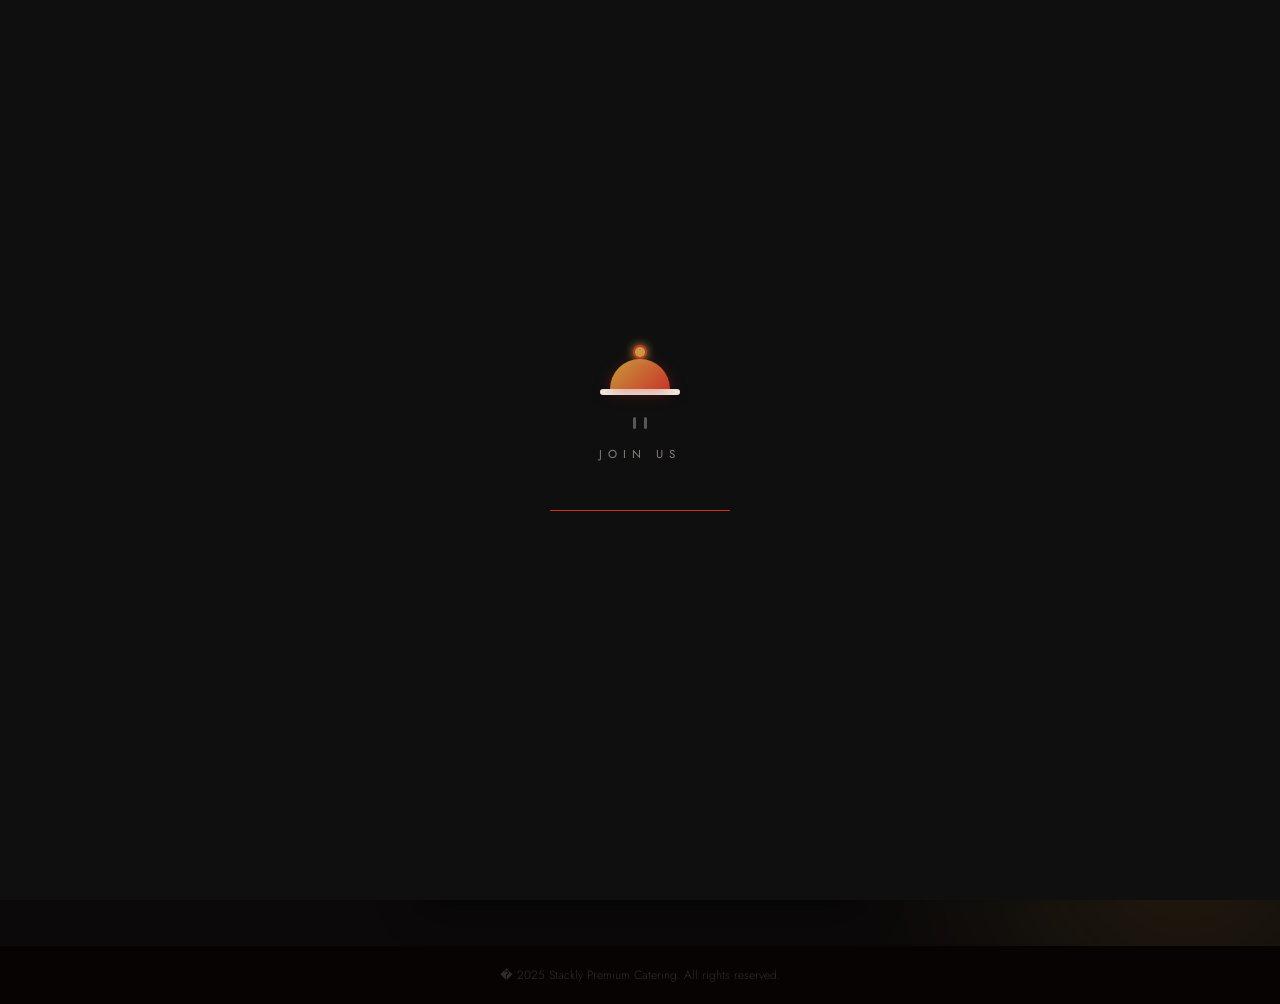
<file: signup.html>
<!DOCTYPE html>
<html lang="en" data-theme="dark">
<head>
  <meta charset="UTF-8" />
  <meta name="viewport" content="width=device-width, initial-scale=1.0" />
  <title>Sign Up � Stackly Premium Catering</title>
  <link rel="preconnect" href="https://fonts.googleapis.com" />
  <link rel="preconnect" href="https://fonts.gstatic.com" crossorigin />
  <link href="https://fonts.googleapis.com/css2?family=Cormorant+Garamond:ital,wght@0,300;0,400;0,500;0,600;0,700;1,400;1,600;1,700&family=Jost:wght@300;400;500;600;700&display=swap" rel="stylesheet" />
  <link rel="stylesheet" href="https://cdnjs.cloudflare.com/ajax/libs/font-awesome/6.5.0/css/all.min.css" />
  <link rel="stylesheet" href="css/main.css?v=5.4" />
  <style>
    /* -- Portal Selector Tabs -- */
    .portal-selector {
      display: grid;
      grid-template-columns: 1fr 1fr;
      gap: 10px;
      margin-bottom: 24px;
    }
    .portal-tab {
      display: flex;
      flex-direction: column;
      align-items: center;
      gap: 6px;
      padding: 14px 10px;
      background: rgba(255,255,255,0.02);
      border: 1.5px solid rgba(255,255,255,0.07);
      border-radius: 10px;
      color: var(--text-muted);
      font-family: var(--font-body);
      font-size: 0.8rem;
      font-weight: 500;
      letter-spacing: 0.3px;
      cursor: none;
      transition: all 0.25s ease;
      position: relative;
      overflow: hidden;
    }
    .portal-tab i {
      font-size: 1.3rem;
      transition: color 0.25s;
    }
    .portal-tab:hover {
      border-color: rgba(255,255,255,0.15);
      color: rgba(255,255,255,0.7);
    }
    .portal-tab.selected-user {
      background: rgba(52, 152, 219, 0.1);
      border-color: rgba(52, 152, 219, 0.5);
      color: #5dade2;
      box-shadow: 0 0 18px rgba(52, 152, 219, 0.12);
    }
    .portal-tab.selected-user i { color: #5dade2; }

    .portal-tab.selected-admin {
      background: rgba(200, 54, 42, 0.1);
      border-color: rgba(200, 54, 42, 0.5);
      color: var(--crimson);
      box-shadow: 0 0 18px rgba(200, 54, 42, 0.14);
    }
    .portal-tab.selected-admin i { color: var(--crimson); }

    /* animated tick badge */
    .portal-tab .tick-badge {
      position: absolute;
      top: 7px;
      right: 7px;
      width: 16px;
      height: 16px;
      border-radius: 50%;
      font-size: 0.55rem;
      display: flex;
      align-items: center;
      justify-content: center;
      opacity: 0;
      transform: scale(0.5);
      transition: all 0.25s ease;
    }
    .portal-tab.selected-user .tick-badge,
    .portal-tab.selected-admin .tick-badge {
      opacity: 1;
      transform: scale(1);
    }
    .portal-tab.selected-user .tick-badge {
      background: #5dade2;
      color: #fff;
    }
    .portal-tab.selected-admin .tick-badge {
      background: var(--crimson);
      color: #fff;
    }

    /* Portal label shown above form when selected */
    .portal-hint {
      display: none;
      align-items: center;
      gap: 8px;
      font-size: 0.72rem;
      letter-spacing: 0.5px;
      margin-bottom: 16px;
      padding: 8px 12px;
      border-radius: 6px;
      font-family: var(--font-body);
      animation: fadeHintIn 0.3s ease both;
    }
    .portal-hint.show { display: flex; }
    .portal-hint.hint-user {
      background: rgba(52,152,219,0.08);
      border: 1px solid rgba(52,152,219,0.2);
      color: #5dade2;
    }
    .portal-hint.hint-admin {
      background: rgba(200,54,42,0.08);
      border: 1px solid rgba(200,54,42,0.2);
      color: var(--crimson);
    }
    @keyframes fadeHintIn {
      from { opacity: 0; transform: translateY(-4px); }
      to   { opacity: 1; transform: translateY(0); }
    }

    /* Sign In button disabled state */
    .btn-auth-primary:disabled {
      opacity: 0.45;
      cursor: not-allowed;
      transform: none;
    }

    /* step label */
    .step-label {
      font-size: 0.67rem;
      letter-spacing: 1.5px;
      text-transform: uppercase;
      color: var(--text-light);
      margin-bottom: 10px;
      font-family: var(--font-body);
      opacity: 0.6;
    }
    .auth-page {
      background: rgba(9, 4, 4, 0.5) !important;
      backdrop-filter: blur(3px);
    }
  </style>
</head>
<body class="loading">

  <!-- Loader -->
  <div id="loader">
    <div class="loader-logo"><img src="assets/images/redlogo.webp" alt="Company Logo" style="height: 60px; width: auto;" /></div>
    <div class="loader-line"></div>
    <div class="loader-text">Join Us</div>
    <div class="loader-bar-wrap"><div class="loader-bar"></div></div>
  </div>

  <!-- Custom Cursor -->
  <div class="cursor"></div>
  <div class="cursor-follower"></div>

  <!-- Background Image -->
  <div style="position: fixed; top: 0; left: 0; width: 100vw; height: 100vh; background: url('assets/images/wedding-catering.webp') no-repeat center center/cover; z-index: -1; filter: brightness(0.35);"></div>

  <!-- SIGNUP MAIN SECTION -->
  <main class="auth-page">
    
    <!-- Floating background decorative blobs -->
    <div class="auth-blob auth-blob-1"></div>
    <div class="auth-blob auth-blob-2"></div>
    
    <!-- Floating back to home link -->
    <a href="index.html" class="back-home-link">
      <i class="fas fa-arrow-left"></i> Back to Home
    </a>

    <!-- Glassmorphic Auth Card -->
    <div class="auth-card">
      <div class="auth-header">
        <div style="margin-bottom: 16px; display: flex; justify-content: center;">
          <img src="assets/images/redlogo.webp" alt="Stackly Logo" style="height: 50px; width: auto;" />
        </div>
        <p>Create an account to book premium catering and customize menus.</p>
      </div>

      <form class="auth-form" onsubmit="handleSignup(event)">
        
        <!-- STEP 1: Portal Selector -->
        <div class="step-label">Step 1 — Choose account type</div>
        <div class="portal-selector">

          <button type="button" class="portal-tab" id="tabUser" onclick="selectPortal('user')">
            <span class="tick-badge"><i class="fas fa-check" style="color:#2ecc71;"></i></span>
            <i class="far fa-user"></i>
            User Account
          </button>

          <button type="button" class="portal-tab" id="tabAdmin" onclick="selectPortal('admin')">
            <span class="tick-badge"><i class="fas fa-check" style="color:#2ecc71;"></i></span>
            <i class="fas fa-user-shield"></i>
            Admin Account
          </button>

        </div>

        <!-- Portal hint strip (shown after selection) -->
        <div class="portal-hint hint-user" id="hintUser">
          <i class="far fa-user"></i> Registering a new <strong>User Account</strong>
        </div>
        <div class="portal-hint hint-admin" id="hintAdmin">
          <i class="fas fa-user-shield"></i> Registering a new <strong>Admin Account</strong>
        </div>

        <!-- STEP 2: Details -->
        <div class="step-label" style="margin-top:4px;">Step 2 — Enter details</div>

        <div class="form-group">
          <label for="fullname">Full Name</label>
          <div class="form-input-wrap">
            <i class="far fa-user"></i>
            <input type="text" id="fullname" placeholder="E.g. Arjun Mehta" required />
          </div>
        </div>

        <div class="form-group">
          <label for="email">Email Address</label>
          <div class="form-input-wrap">
            <i class="far fa-envelope"></i>
            <input type="email" id="email" placeholder="E.g. name@example.com" required />
          </div>
        </div>

        <div class="form-group">
          <label for="password">Password</label>
          <div class="form-input-wrap">
            <i class="fas fa-lock"></i>
            <input type="password" id="password" placeholder="Create a password" required />
          </div>
        </div>

        <div class="form-group" style="margin: 4px 0;">
          <label class="remember-me" style="font-size:0.78rem; text-transform:none; font-weight:normal; letter-spacing:normal;">
            <input type="checkbox" required /> I agree to the Terms &amp; Conditions
          </label>
        </div>

        <button type="submit" class="btn-auth-primary" id="signUpBtn" disabled>
          Sign Up
        </button>

        <!-- Validation hint shown if Sign Up clicked without portal selection -->
        <div id="portalError" style="display:none; color:var(--crimson); font-size:0.75rem; text-align:center; margin-top:8px;">
          ⚠ Please select a portal above first.
        </div>

      </form>

      <div class="auth-switch">
        Already have an account? <a href="login.html">Sign In</a>
      </div>
    </div>
  </main>

  <!-- Clean Minimal Footer -->
  <footer id="footer" style="padding: 20px 0; border: none; background: #070303;">
    <div class="container">
      <div class="footer-bottom" style="padding: 0; display: flex; justify-content: center; opacity: 0.5;">
        <div class="footer-bottom-left" style="font-size: 0.75rem;">� 2025 Stackly Premium Catering. All rights reserved.</div>
      </div>
    </div>
  </footer>

  <script src="js/main.js"></script>
  <script>
    /* --- State --- */
    let selectedPortal = null; // 'user' | 'admin'

    /* --- Portal tab selection --- */
    function selectPortal(role) {
      selectedPortal = role;

      // Reset both tabs
      document.getElementById('tabUser').classList.remove('selected-user', 'selected-admin');
      document.getElementById('tabAdmin').classList.remove('selected-user', 'selected-admin');
      document.getElementById('hintUser').classList.remove('show');
      document.getElementById('hintAdmin').classList.remove('show');

      // Activate chosen tab
      if (role === 'user') {
        document.getElementById('tabUser').classList.add('selected-user');
        document.getElementById('hintUser').classList.add('show');
      } else {
        document.getElementById('tabAdmin').classList.add('selected-admin');
        document.getElementById('hintAdmin').classList.add('show');
      }

      // Enable the Sign Up button now that a portal is chosen
      document.getElementById('signUpBtn').disabled = false;
      document.getElementById('portalError').style.display = 'none';

      // Focus fullname field for smooth UX
      document.getElementById('fullname').focus();
    }

    function handleSignup(e) {
      e.preventDefault();

      if (!selectedPortal) {
        document.getElementById('portalError').style.display = 'block';
        document.getElementById('tabUser').scrollIntoView({ behavior: 'smooth', block: 'center' });
        return;
      }

      const fullname = document.getElementById('fullname').value.trim();
      const email    = document.getElementById('email').value.trim();
      const password = document.getElementById('password').value.trim();
      const btn      = document.getElementById('signUpBtn');

      if (!fullname || !email || !password) return;

      btn.innerHTML = '<i class="fas fa-spinner fa-spin"></i> Creating account…';
      btn.disabled = true;

      setTimeout(() => {
        alert('Account created successfully! Redirecting you to login.');
        window.location.href = 'login.html';
      }, 1200);
    }
  </script>
</body>
</html>
</file>
<file: css/main.css>
/* ============================================================
   STACKLY — PREMIUM CATERING | FEASTORA-INSPIRED THEME
   Palette  : Deep Charcoal · Crimson Red · Antique Gold
   Fonts    : Cormorant Garamond (headings) · Jost (body)
   ============================================================ */

/* ── Google Fonts ── */
@import url('https://fonts.googleapis.com/css2?family=Cormorant+Garamond:ital,wght@0,300;0,400;0,500;0,600;0,700;1,400;1,600;1,700&family=Jost:wght@300;400;500;600;700&display=swap');

/* ── CSS Custom Properties ── */
:root {
  /* Brand Colors */
  --crimson:        #C8362A;
  --crimson-dark:   #9E2820;
  --crimson-light:  #E04540;
  --crimson-glow:   rgba(200, 54, 42, 0.30);
  --gold:           #C89B3C;
  --gold-light:     #E0B84D;
  --gold-dark:      #A07828;
  --gold-glow:      rgba(200, 155, 60, 0.25);

  /* Backgrounds */
  --dark:    #0f0f0f;
  --dark-2:  #151515;
  --dark-3:  #1e1e1e;
  --dark-4:  #262626;
  --dark-5:  #2e2e2e;

  /* Text */
  --text:       #F0EBE1;
  --text-muted: #8A8278;
  --text-light: #5A5550;

  /* Utility */
  --glass-bg:       rgba(255, 255, 255, 0.04);
  --glass-border:   rgba(200, 54, 42, 0.20);
  --glass-gold:     rgba(200, 155, 60, 0.15);
  --shadow-red:     0 8px 40px rgba(200, 54, 42, 0.25);
  --shadow-dark:    0 20px 60px rgba(0, 0, 0, 0.60);
  --shadow-card:    0 10px 40px rgba(0, 0, 0, 0.30);
  --shadow-gold:    0 8px 40px rgba(200, 155, 60, 0.25);

  /* Radii */
  --radius-xs: 4px;
  --radius-sm: 8px;
  --radius:    14px;
  --radius-lg: 20px;
  --radius-xl: 32px;

  /* Transitions */
  --transition:      all 0.40s cubic-bezier(0.25, 0.46, 0.45, 0.94);
  --transition-fast: all 0.20s ease;
  --transition-slow: all 0.70s cubic-bezier(0.25, 0.46, 0.45, 0.94);

  /* Typography */
  --font-heading: 'Cormorant Garamond', Georgia, serif;
  --font-body:    'Jost', system-ui, sans-serif;

  /* Layout */
  --section-padding: 110px 0;
  --container-max:   1280px;
  --nav-height:      84px;

  /* Accent bg used on alt sections */
  --bg:        #0f0f0f;
  --highlight: #1a0a0a;
  --accent:    #F0EBE1;
}

/* ── Reset ── */
*, *::before, *::after { margin: 0; padding: 0; box-sizing: border-box; }
html { scroll-behavior: smooth; font-size: 16px; overflow-x: hidden; }
body {
  font-family: var(--font-body);
  background: var(--dark);
  color: var(--text);
  overflow-x: hidden;
  transition: background 0.4s ease, color 0.4s ease;
  cursor: none;
}
body.loading { overflow: hidden; }
img { max-width: 100%; height: auto; display: block; }
a { text-decoration: none; color: inherit; }
ul, ol { list-style: none; }
button { border: none; background: none; cursor: none; font-family: inherit; }

/* ── Custom Cursor ── */
.cursor {
  width: 10px; height: 10px;
  background: var(--crimson);
  border-radius: 50%;
  position: fixed; top: 0; left: 0;
  pointer-events: none; z-index: 10000;
  transform: translate(-50%, -50%);
  transition: width 0.3s, height 0.3s, opacity 0.3s;
  mix-blend-mode: normal;
}
.cursor-follower {
  width: 34px; height: 34px;
  border: 1.5px solid var(--crimson);
  border-radius: 50%;
  position: fixed; top: 0; left: 0;
  pointer-events: none; z-index: 9999;
  transform: translate(-50%, -50%);
  transition: all 0.12s ease;
  opacity: 0.5;
}
.cursor.hover { width: 18px; height: 18px; opacity: 0.7; }
.cursor-follower.hover { width: 56px; height: 56px; opacity: 0.2; }

/* ── Scroll Progress ── */
#scroll-progress {
  position: fixed; top: 0; left: 0;
  height: 2px;
  background: linear-gradient(90deg, var(--crimson-dark), var(--crimson), var(--crimson-light));
  z-index: 9998;
  width: 0%;
  transition: width 0.1s linear;
}

/* ── Loading Screen ── */
#loader {
  position: fixed; inset: 0;
  background: var(--dark);
  z-index: 99999;
  display: flex; flex-direction: column;
  align-items: center; justify-content: center;
  transition: opacity 0.6s ease, visibility 0.6s ease;
}
#loader.hidden { opacity: 0; visibility: hidden; }
.loader-logo {
  position: relative;
  width: 80px;
  height: 6px;
  background: var(--text);
  border-radius: 3px;
  margin: 0 auto 12px;
  box-shadow: 0 2px 10px rgba(0,0,0,0.5);
  animation: logoReveal 0.8s ease forwards;
}
.loader-logo img {
  display: none !important;
}
.loader-logo::before {
  content: '';
  position: absolute;
  bottom: 6px;
  left: 10px;
  width: 60px;
  height: 30px;
  border-radius: 30px 30px 0 0;
  background: linear-gradient(135deg, var(--gold), var(--crimson));
  box-shadow: 0 4px 15px rgba(200, 54, 42, 0.4);
  z-index: 1;
  animation: liftCloche 1.6s ease-in-out infinite alternate;
  transform-origin: bottom center;
}
.loader-logo::after {
  content: '';
  position: absolute;
  bottom: 36px;
  left: 33px;
  width: 14px;
  height: 14px;
  border-radius: 50%;
  background: var(--gold);
  border: 2px solid var(--crimson);
  z-index: 2;
  box-shadow: 0 0 10px var(--gold);
  animation: liftClocheHandle 1.6s ease-in-out infinite alternate;
}
.loader-line {
  width: 40px;
  height: 15px;
  margin-top: 10px;
  position: relative;
  display: flex;
  justify-content: center;
  gap: 8px;
}
.loader-line::before, .loader-line::after {
  content: '';
  width: 3px;
  height: 12px;
  background: rgba(255, 255, 255, 0.3);
  border-radius: 2px;
  animation: steamRise 1.4s ease-in-out infinite;
  transform-origin: bottom center;
}
.loader-line::before {
  animation-delay: 0.2s;
}
.loader-line::after {
  animation-delay: 0.7s;
}
.loader-text {
  color: var(--text-muted);
  font-size: 0.72rem; letter-spacing: 6px;
  margin-top: 14px; text-transform: uppercase;
  animation: fadeInUp 0.8s ease 0.6s forwards;
  opacity: 0;
}
.loader-bar-wrap {
  width: 180px; height: 1px;
  background: rgba(255,255,255,0.08);
  border-radius: 1px;
  margin-top: 48px; overflow: hidden;
}
.loader-bar {
  height: 100%;
  background: var(--crimson);
  width: 0%;
  animation: loadBar 1.8s ease forwards;
}
@keyframes logoReveal { to { opacity: 1; transform: translateY(0); } from { opacity: 0; transform: translateY(16px); } }
@keyframes liftCloche {
  0% { transform: translateY(0) rotate(0deg); }
  35% { transform: translateY(-18px) rotate(-8deg); }
  65% { transform: translateY(-18px) rotate(8deg); }
  100% { transform: translateY(0) rotate(0deg); }
}
@keyframes liftClocheHandle {
  0% { transform: translateY(0); }
  35% { transform: translateY(-18px); }
  65% { transform: translateY(-18px); }
  100% { transform: translateY(0); }
}
@keyframes steamRise {
  0% { transform: scaleY(0) translateY(0); opacity: 0; }
  50% { transform: scaleY(1) translateY(-10px); opacity: 0.6; }
  100% { transform: scaleY(0) translateY(-20px); opacity: 0; }
}
@keyframes loadBar { to { width: 100%; } }
@keyframes fadeInUp { from { opacity:0; transform:translateY(10px); } to { opacity:1; transform:none; } }
@keyframes float { 0%,100%{transform:translateY(0);} 50%{transform:translateY(-14px);} }
@keyframes pulse { 0%,100%{opacity:1;transform:scale(1);} 50%{opacity:.6;transform:scale(0.85);} }
@keyframes spin { to { transform: rotate(360deg); } }
@keyframes subtleZoom { from{transform:scale(1);} to{transform:scale(1.06);} }
@keyframes heroLeft { from{opacity:0;transform:translateX(-40px);} to{opacity:1;transform:none;} }
@keyframes heroRight { from{opacity:0;transform:translateX(40px);} to{opacity:1;transform:none;} }
@keyframes scrollTrack { to { transform: translateX(-50%); } }
@keyframes floatParticle {
  0% { transform: translateY(0) rotate(0deg); opacity: 0; }
  10% { opacity: 0.15; }
  90% { opacity: 0.15; }
  100% { transform: translateY(-100vh) rotate(360deg); opacity: 0; }
}
@keyframes rayPulse { 0%,100%{opacity:.1;} 50%{opacity:.25;} }
@keyframes revealUp { from{opacity:0;transform:translateY(30px);} to{opacity:1;transform:none;} }

/* ── Container ── */
.container { max-width: var(--container-max); margin: 0 auto; padding: 0 32px; }
.container-wide { max-width: 1440px; margin: 0 auto; padding: 0 32px; }

/* ── Reveal animations ── */
.reveal { opacity: 0; transform: translateY(28px); transition: opacity 0.7s ease, transform 0.7s ease; }
.reveal.visible { opacity: 1; transform: none; }
.reveal-left { opacity: 0; transform: translateX(-32px); transition: opacity 0.7s ease, transform 0.7s ease; }
.reveal-left.visible { opacity: 1; transform: none; }
.reveal-right { opacity: 0; transform: translateX(32px); transition: opacity 0.7s ease, transform 0.7s ease; }
.reveal-right.visible { opacity: 1; transform: none; }
.stagger-1 { transition-delay: 0.10s; }
.stagger-2 { transition-delay: 0.20s; }
.stagger-3 { transition-delay: 0.30s; }
.stagger-4 { transition-delay: 0.40s; }
.stagger-5 { transition-delay: 0.50s; }
.stagger-6 { transition-delay: 0.60s; }
.stagger-7 { transition-delay: 0.70s; }
.stagger-8 { transition-delay: 0.80s; }

/* ── Section Base ── */
.section { padding: var(--section-padding); }
.section-dark { background: var(--dark-2); }
.section-highlight { background: var(--highlight); }
.section-alt { background: var(--dark-3); }

/* ── Section Header ── */
.section-header { text-align: center; margin-bottom: 72px; }
.section-label {
  display: inline-flex;
  align-items: center;
  gap: 12px;
  font-family: var(--font-body);
  font-size: 0.70rem;
  font-weight: 600;
  letter-spacing: 5px;
  text-transform: uppercase;
  color: var(--crimson);
  margin-bottom: 16px;
}
.section-label::before {
  content: '';
  display: inline-block;
  width: 36px; height: 1px;
  background: var(--crimson);
}
.section-label::after {
  content: '';
  display: inline-block;
  width: 36px; height: 1px;
  background: var(--crimson);
}
.section-title {
  font-family: var(--font-heading);
  font-size: clamp(2.4rem, 4vw, 4rem);
  font-weight: 600;
  line-height: 1.10;
  color: var(--text);
  margin-bottom: 20px;
  letter-spacing: -0.02em;
}
.section-title span { color: var(--crimson); font-style: italic; }
.section-subtitle {
  font-size: 1.00rem;
  color: var(--text-muted);
  max-width: 540px;
  margin: 0 auto;
  line-height: 1.75;
  font-weight: 300;
}

/* ── Buttons ── */
.btn {
  display: inline-flex; align-items: center; gap: 10px;
  padding: 14px 32px;
  border-radius: 3px;
  font-family: var(--font-body);
  font-size: 0.85rem; font-weight: 600;
  letter-spacing: 1px;
  text-transform: uppercase;
  transition: var(--transition);
  position: relative; overflow: hidden;
  cursor: none;
}
.btn::after {
  content: '';
  position: absolute; inset: 0;
  background: rgba(255,255,255,0.10);
  transform: translateX(-101%);
  transition: transform 0.4s ease;
}
.btn:hover::after { transform: translateX(0); }
.btn-gold {
  background: var(--crimson);
  color: #fff;
  box-shadow: 0 4px 24px rgba(200, 54, 42, 0.35);
}
.btn-gold:hover {
  background: var(--crimson-dark);
  transform: translateY(-2px);
  box-shadow: 0 10px 32px rgba(200, 54, 42, 0.45);
}
.btn-outline {
  border: 1px solid rgba(240, 235, 225, 0.30);
  color: var(--text);
  background: transparent;
}
.btn-outline:hover {
  background: rgba(255,255,255,0.06);
  border-color: var(--crimson);
  color: var(--crimson);
  transform: translateY(-2px);
}
.btn-white {
  background: rgba(255,255,255,0.08);
  color: #fff;
  border: 1px solid rgba(255,255,255,0.18);
  backdrop-filter: blur(10px);
}
.btn-white:hover {
  background: rgba(255,255,255,0.16);
  transform: translateY(-2px);
}
.btn-dark {
  background: var(--dark-4);
  color: var(--text);
  border: 1px solid rgba(255,255,255,0.08);
}
.btn-dark:hover { background: var(--dark-5); transform: translateY(-2px); }
.btn svg, .btn i { font-size: 1em; }

/* ── Badge ── */
.badge {
  display: inline-flex;
  align-items: center;
  gap: 5px;
  padding: 4px 10px; border-radius: 4px;
  font-size: 0.68rem; font-weight: 600;
  letter-spacing: 0.5px; text-transform: uppercase;
  white-space: nowrap;
  line-height: 1;
}
.badge img {
  width: 12px !important;
  height: 12px !important;
  display: block !important;
  flex-shrink: 0 !important;
}
.badge-gold { background: var(--crimson); color: #fff; }
.badge-dark { background: rgba(0,0,0,0.6); color: var(--text); border:1px solid rgba(255,255,255,0.12); }
.badge-veg { background: #2ecc71; color: #fff; }
.badge-nonveg { background: var(--crimson); color: #fff; }
.badge-popular { background: var(--gold); color: #fff; }


/* ════════════════════════════════════════
   NAVBAR
════════════════════════════════════════ */
/* ── Top Utility Information Bar ── */
.top-bar {
  position: fixed;
  top: 0; left: 0; right: 0;
  height: 38px;
  background: #080808;
  border-bottom: 1px solid rgba(255, 255, 255, 0.04);
  z-index: 1001;
  display: flex;
  align-items: center;
  justify-content: center;
  font-family: var(--font-body);
  font-size: 0.75rem;
  color: var(--text-muted);
}
.top-bar-inner {
  display: flex;
  align-items: center;
  gap: 24px;
  max-width: var(--container-max);
  width: 100%;
  padding: 0 40px;
  justify-content: center;
}
.top-bar-item {
  display: flex;
  align-items: center;
  gap: 8px;
  transition: color 0.22s;
}
.top-bar-item i {
  color: var(--gold);
  font-size: 0.85rem;
}
.top-bar-item a {
  color: inherit;
  text-decoration: none;
  cursor: none;
}
.top-bar-item a:hover {
  color: var(--crimson);
}
.top-bar-separator {
  color: rgba(255, 255, 255, 0.1);
  font-size: 0.75rem;
}

#navbar {
  position: fixed; top: 38px; left: 0; right: 0;
  height: var(--nav-height);
  z-index: 1000;
  transition: var(--transition);
  padding: 0 40px;
}
#navbar.scrolled {
  background: rgba(10, 10, 10, 0.95);
  backdrop-filter: blur(20px);
  -webkit-backdrop-filter: blur(20px);
  border-bottom: 1px solid rgba(200, 54, 42, 0.15);
  box-shadow: 0 4px 40px rgba(0,0,0,0.5);
  height: 70px;
}
.nav-inner {
  max-width: var(--container-max);
  margin: 0 auto;
  height: 100%;
  display: flex; align-items: center; justify-content: space-between;
}
.nav-logo {
  font-family: var(--font-heading);
  font-size: 1.9rem; font-weight: 600;
  color: #fff;
  letter-spacing: 3px;
  text-transform: uppercase;
  display: flex; align-items: center; gap: 8px;
}
.nav-logo .logo-dot {
  width: 6px; height: 6px;
  background: var(--crimson);
  border-radius: 50%;
  animation: pulse 2s infinite;
}
.nav-links {
  display: flex; align-items: center; gap: 40px;
}
.nav-links a {
  font-size: 0.78rem; font-weight: 500; letter-spacing: 1.5px;
  text-transform: uppercase;
  color: rgba(240, 235, 225, 0.70);
  position: relative; padding-bottom: 4px;
  transition: color 0.3s;
}
.nav-links a::after {
  content: '';
  position: absolute; bottom: 0; left: 0;
  width: 0; height: 1px;
  background: var(--crimson);
  transition: width 0.35s ease;
}
.nav-links a:hover, .nav-links a.active { color: #fff; }
.nav-links a:hover::after, .nav-links a.active::after { width: 100%; }

/* ── Dropdown Navigation ── */
.dropdown {
  position: relative;
  display: inline-flex;
  align-items: center;
}

.dropdown-toggle {
  display: inline-flex !important;
  align-items: center;
  gap: 5px;
  cursor: pointer;
}

.dropdown-toggle i {
  font-size: 0.6rem;
  opacity: 0.7;
  transition: transform 0.3s ease, opacity 0.3s ease;
  margin-top: 1px;
}

.dropdown:hover .dropdown-toggle i {
  transform: rotate(180deg);
  opacity: 1;
}

.dropdown:hover .dropdown-toggle {
  color: #fff !important;
}

/* Dropdown card */
.dropdown-menu {
  position: absolute;
  top: 100%;
  left: 50%;
  transform: translateX(-50%) translateY(-6px);
  background: rgba(12, 7, 7, 0.97);
  border: 1px solid rgba(200, 163, 75, 0.22);
  border-top: 2px solid var(--gold);
  border-radius: 0 0 10px 10px;
  min-width: 240px;
  box-shadow: 0 20px 50px rgba(0, 0, 0, 0.75), 0 0 0 1px rgba(255,255,255,0.04);
  backdrop-filter: blur(20px);
  -webkit-backdrop-filter: blur(20px);
  opacity: 0;
  visibility: hidden;
  pointer-events: none;
  transition: opacity 0.2s ease, transform 0.2s ease, visibility 0.2s ease;
  padding: 6px 0 10px;
  z-index: 9999;
  margin-top: 0;
}

/* Invisible bridge: fills the gap between toggle and dropdown card so
   moving the cursor downward keeps the hover state alive */
.dropdown::after {
  content: '';
  position: absolute;
  top: 100%;
  left: 0;
  width: 100%;
  height: 12px;          /* covers the space between toggle bottom and card top */
  background: transparent;
}

/* Arrow pointer on top */
.dropdown-menu::before {
  content: '';
  position: absolute;
  top: -7px;
  left: 50%;
  transform: translateX(-50%);
  border-left: 7px solid transparent;
  border-right: 7px solid transparent;
  border-bottom: 7px solid var(--gold);
}

.dropdown:hover .dropdown-menu {
  opacity: 1;
  visibility: visible;
  pointer-events: auto;
  transform: translateX(-50%) translateY(8px);
}

/* Each dropdown item */
.dropdown-menu a {
  display: flex !important;
  align-items: center;
  gap: 10px;
  padding: 10px 20px !important;
  font-family: var(--font-body) !important;
  font-size: 0.83rem !important;
  font-weight: 400 !important;
  letter-spacing: 0.4px !important;
  text-transform: none !important;
  color: rgba(220, 210, 195, 0.85) !important;
  border-left: 2px solid transparent;
  transition: all 0.18s ease !important;
  text-align: left;
  line-height: 1.4;
  white-space: nowrap;
}

/* Suppress the default nav underline animation on dropdown items */
.dropdown-menu a::after {
  display: none !important;
}

/* Hover state */
.dropdown-menu a:hover {
  background: rgba(200, 163, 75, 0.09) !important;
  color: var(--gold) !important;
  border-left-color: var(--gold) !important;
  padding-left: 24px !important;
  letter-spacing: 0.55px !important;
}

/* Thin divider between groups (optional use) */
.dropdown-menu .dropdown-divider {
  height: 1px;
  background: rgba(255, 255, 255, 0.07);
  margin: 5px 14px;
}

/* Active item (current page) */
.dropdown-menu a.active {
  color: var(--gold) !important;
  border-left-color: var(--gold) !important;
  background: rgba(200, 163, 75, 0.05) !important;
}

.nav-cta { margin-left: 8px; }
.nav-right { display: flex; align-items: center; gap: 16px; }

/* Dark Mode Toggle */
.theme-toggle {
  width: 40px; height: 40px;
  border-radius: 50%;
  background: rgba(255,255,255,0.06);
  border: 1px solid rgba(255,255,255,0.12);
  display: flex; align-items: center; justify-content: center;
  cursor: none; color: #fff;
  transition: var(--transition);
  font-size: 1rem;
}
.theme-toggle:hover { background: var(--crimson); border-color: var(--crimson); }

/* Hamburger */
.hamburger {
  display: none;
  flex-direction: column; gap: 5px;
  cursor: none; padding: 8px;
}
.hamburger span {
  display: block; width: 24px; height: 1.5px;
  background: var(--text);
  border-radius: 1px;
  transition: var(--transition-fast);
}
.hamburger.open span:nth-child(1) { transform: rotate(45deg) translate(4.5px, 4.5px); }
.hamburger.open span:nth-child(2) { opacity: 0; }
.hamburger.open span:nth-child(3) { transform: rotate(-45deg) translate(4.5px, -4.5px); }

/* Mobile Menu Overlay with Premium Backdrop and Radial Glows */
.mobile-menu {
  position: fixed; inset: 0;
  background: rgba(15, 15, 15, 0.98);
  backdrop-filter: blur(20px);
  z-index: 999;
  display: flex; flex-direction: column; align-items: center; justify-content: center;
  gap: 22px;
  transform: translateX(100%);
  transition: transform 0.6s cubic-bezier(0.76, 0, 0.24, 1);
  overflow: hidden;
  touch-action: none;
}
.mobile-menu::before {
  content: '';
  position: absolute;
  top: -10%; right: -10%;
  width: 320px; height: 320px;
  background: radial-gradient(circle, var(--crimson-glow) 0%, transparent 70%);
  pointer-events: none;
  filter: blur(50px);
  z-index: -1;
}
.mobile-menu::after {
  content: '';
  position: absolute;
  bottom: -10%; left: -10%;
  width: 320px; height: 320px;
  background: radial-gradient(circle, var(--gold-glow) 0%, transparent 70%);
  pointer-events: none;
  filter: blur(50px);
  z-index: -1;
}
.mobile-menu.open { transform: translateX(0); }

/* Staggered Navigation Link Animations with Underline Effect */
.mobile-menu a:not(.btn):not(.mobile-menu-social a) {
  font-family: var(--font-heading);
  font-size: 2rem; font-weight: 400;
  color: var(--text);
  letter-spacing: 3px;
  text-transform: uppercase;
  position: relative;
  opacity: 0;
  transform: translateY(20px);
  transition: color 0.3s, transform 0.6s cubic-bezier(0.23, 1, 0.32, 1), opacity 0.6s ease;
}
.mobile-menu.open a:not(.btn):not(.mobile-menu-social a) {
  opacity: 1;
  transform: translateY(0);
}
.mobile-menu a:not(.btn):not(.mobile-menu-social a)::after {
  content: '';
  position: absolute;
  bottom: -4px; left: 50%;
  width: 0; height: 1.5px;
  background: var(--crimson);
  transition: width 0.3s ease, left 0.3s ease;
}
.mobile-menu a:not(.btn):not(.mobile-menu-social a):hover { color: var(--crimson); }
.mobile-menu a:not(.btn):not(.mobile-menu-social a):hover::after {
  width: 100%;
  left: 0;
}

/* Stagger Delays for Menu Items */
.mobile-menu.open a:not(.btn):not(.mobile-menu-social a):nth-child(1) { transition-delay: 0.08s; }
.mobile-menu.open a:not(.btn):not(.mobile-menu-social a):nth-child(2) { transition-delay: 0.14s; }
.mobile-menu.open a:not(.btn):not(.mobile-menu-social a):nth-child(3) { transition-delay: 0.20s; }
.mobile-menu.open a:not(.btn):not(.mobile-menu-social a):nth-child(4) { transition-delay: 0.26s; }
.mobile-menu.open a:not(.btn):not(.mobile-menu-social a):nth-child(5) { transition-delay: 0.32s; }
.mobile-menu.open a:not(.btn):not(.mobile-menu-social a):nth-child(6) { transition-delay: 0.38s; }

/* Theme-colored Crimson Login Button with Entrance Animation */
.mobile-menu .btn {
  margin-top: 12px;
  font-size: 0.9rem !important;
  font-family: var(--font-body) !important;
  padding: 12px 36px !important;
  border-radius: 4px !important;
  color: #fff !important;
  background: var(--crimson) !important;
  border: 1px solid var(--crimson) !important;
  box-shadow: 0 4px 20px var(--crimson-glow);
  opacity: 0;
  transform: translateY(20px);
  transition: background 0.3s, border-color 0.3s, transform 0.6s cubic-bezier(0.23, 1, 0.32, 1), opacity 0.6s ease, box-shadow 0.3s;
}
.mobile-menu.open .btn {
  opacity: 1;
  transform: translateY(0);
  transition-delay: 0.44s;
}
.mobile-menu .btn:hover {
  background: var(--crimson-dark) !important;
  border-color: var(--crimson-dark) !important;
  box-shadow: 0 6px 24px rgba(200, 54, 42, 0.45);
  transform: translateY(-2px);
}

/* Social icons layout and animations */
.mobile-menu-social {
  display: flex; gap: 16px; margin-top: 24px;
  opacity: 0;
  transform: translateY(20px);
  transition: transform 0.6s cubic-bezier(0.23, 1, 0.32, 1), opacity 0.6s ease;
}
.mobile-menu.open .mobile-menu-social {
  opacity: 1;
  transform: translateY(0);
  transition-delay: 0.50s;
}
.mobile-menu-social a {
  width: 42px; height: 42px;
  border-radius: 50%;
  border: 1px solid rgba(255,255,255,0.15);
  display: flex; align-items: center; justify-content: center;
  font-size: 0.9rem;
  color: var(--text-muted);
  transition: var(--transition);
}
.mobile-menu-social a:hover { border-color: var(--crimson); color: var(--crimson); }

/* ════════════════════════════════════════
   HERO SECTION (Full-Viewport BG)
════════════════════════════════════════ */
#hero {
  min-height: 100vh;
  position: relative;
  overflow: hidden;
  display: flex; align-items: center;
}
.hero-bg {
  position: absolute; inset: 0;
  z-index: 0;
}
.hero-bg img {
  width: 100%; height: 100%;
  object-fit: cover;
  animation: subtleZoom 14s ease-in-out infinite alternate;
}
.hero-bg::after {
  content: '';
  position: absolute; inset: 0;
  background: linear-gradient(
    105deg,
    rgba(10,5,5,0.92) 0%,
    rgba(10,5,5,0.78) 45%,
    rgba(10,5,5,0.50) 100%
  );
}

/* Grain overlay */
.hero-bg::before {
  content: '';
  position: absolute; inset: 0; z-index: 1;
  background-image: url("../assets/images/noise.webp");
  opacity: 0.4;
  pointer-events: none;
}

.hero-particles { position: absolute; inset: 0; overflow: hidden; z-index: 1; }
.particle {
  position: absolute;
  border-radius: 50%;
  background: var(--crimson);
  opacity: 0.12;
  animation: floatParticle linear infinite;
}

.hero-inner {
  position: relative; z-index: 2;
  display: grid; grid-template-columns: 1fr 1fr;
  align-items: center; gap: 60px;
  min-height: 100vh;
  max-width: var(--container-max);
  margin: 0 auto;
  padding: 120px 32px 80px;
}

/* Left copy */
.hero-left { animation: heroLeft 1s ease 0.3s both; }
.hero-eyebrow {
  display: inline-flex; align-items: center; gap: 12px;
  font-size: 0.70rem; font-weight: 600; letter-spacing: 4px;
  text-transform: uppercase; color: var(--crimson);
  margin-bottom: 32px;
}
.hero-eyebrow::before {
  content: '';
  display: inline-block;
  width: 32px; height: 1px;
  background: var(--crimson);
}
.hero-eyebrow .dot {
  width: 5px; height: 5px;
  background: var(--crimson); border-radius: 50%;
  animation: pulse 1.5s infinite;
}
.hero-title {
  font-family: var(--font-heading);
  font-size: clamp(3.2rem, 6vw, 6.5rem);
  font-weight: 600; line-height: 1.03;
  color: #fff; margin-bottom: 28px;
  letter-spacing: -0.02em;
}
.hero-title .accent-red { color: var(--crimson); font-style: italic; }
.hero-title .accent-gold { color: var(--gold); font-style: italic; }
.hero-title .line { overflow: hidden; display: block; }
.hero-subtitle {
  font-size: 1.05rem; line-height: 1.80;
  color: rgba(240, 235, 225, 0.65);
  max-width: 460px; margin-bottom: 48px;
  font-weight: 300;
}
.hero-btns { display: flex; gap: 14px; flex-wrap: wrap; }

/* Floating glass stat badges */
.hero-right {
  position: relative;
  animation: heroRight 1s ease 0.5s both;
}
.hero-stats-float {
  display: flex;
  flex-direction: column;
  gap: 16px;
  align-items: flex-end;
}
.hero-stat-card {
  background: rgba(15,15,15,0.75);
  border: 1px solid rgba(200,54,42,0.25);
  backdrop-filter: blur(20px);
  -webkit-backdrop-filter: blur(20px);
  border-radius: var(--radius);
  padding: 20px 28px;
  display: flex; align-items: center; gap: 16px;
  color: #fff;
  animation: float 5s ease-in-out infinite;
  min-width: 220px;
}
.hero-stat-card:nth-child(2) { animation-delay: -1.5s; margin-right: 40px; }
.hero-stat-card:nth-child(3) { animation-delay: -3s; }
.hero-stat-icon {
  font-size: 2rem;
  display: flex;
  align-items: center;
  justify-content: center;
  width: 44px;
  height: 44px;
}
.hero-stat-icon img {
  width: 32px;
  height: 32px;
  display: block;
  object-fit: contain;
  vertical-align: middle;
}
.hero-stat-info strong {
  display: block;
  font-family: var(--font-heading);
  font-size: 2rem; font-weight: 600;
  color: var(--crimson);
  line-height: 1;
}
.hero-stat-info span {
  font-size: 0.75rem; color: rgba(240,235,225,0.55);
  letter-spacing: 0.5px; margin-top: 4px; display: block;
}

/* Scroll cue */
.hero-scroll-cue {
  position: absolute;
  bottom: 40px; left: 50%;
  transform: translateX(-50%);
  z-index: 3;
  display: flex; flex-direction: column; align-items: center; gap: 8px;
  color: rgba(240,235,225,0.35);
  font-size: 0.68rem; letter-spacing: 3px; text-transform: uppercase;
}
.scroll-cue-line {
  width: 1px; height: 48px;
  background: linear-gradient(to bottom, var(--crimson), transparent);
  animation: float 2s ease-in-out infinite;
}

/* Bottom stats bar */
.hero-bottom-bar {
  position: absolute;
  bottom: 0; left: 0; right: 0;
  z-index: 3;
  background: rgba(10,5,5,0.85);
  backdrop-filter: blur(16px);
  border-top: 1px solid rgba(200,54,42,0.15);
  padding: 24px 40px;
  display: flex; align-items: center; justify-content: center;
  gap: 60px;
}
.hero-bottom-stat { text-align: center; }
.hero-bottom-stat-num {
  font-family: var(--font-heading);
  font-size: 2.2rem; font-weight: 600;
  color: var(--crimson); display: block; line-height: 1;
}
.hero-bottom-stat-label {
  font-size: 0.70rem; color: rgba(240,235,225,0.45);
  letter-spacing: 2px; text-transform: uppercase; margin-top: 5px;
}
.hero-bottom-divider { width: 1px; height: 40px; background: rgba(255,255,255,0.08); }

/* ════════════════════════════════════════
   PAGE HERO (Inner pages)
════════════════════════════════════════ */
.page-hero {
  padding: 160px 0 80px;
  background: var(--dark-2);
  position: relative; overflow: hidden;
}
.page-hero::before {
  content: '';
  position: absolute; inset: 0;
  background: linear-gradient(135deg, rgba(200,54,42,0.08) 0%, transparent 60%);
}
.page-hero::after {
  content: '';
  position: absolute;
  bottom: 0; left: 0; right: 0;
  height: 1px;
  background: linear-gradient(90deg, transparent, var(--crimson), transparent);
}
.page-hero-content {
  position: relative; z-index: 1;
  max-width: 700px;
}
.page-hero-content h1 {
  font-family: var(--font-heading);
  font-size: clamp(2.8rem, 5vw, 5rem);
  font-weight: 600; line-height: 1.08;
  color: #fff; margin-bottom: 16px;
  letter-spacing: -0.02em;
}
.page-hero-content h1 span { color: var(--crimson); font-style: italic; }
.page-hero-content p {
  font-size: 1.05rem; color: var(--text-muted);
  line-height: 1.75; max-width: 480px;
  font-weight: 300;
}

/* Breadcrumb */
.breadcrumb {
  display: flex; align-items: center; gap: 8px;
  font-size: 0.75rem; letter-spacing: 1px;
  color: var(--text-muted); text-transform: uppercase;
  margin-bottom: 20px;
}
.breadcrumb a { color: var(--crimson); transition: color 0.3s; }
.breadcrumb a:hover { color: var(--text); }
.breadcrumb-sep { color: rgba(255,255,255,0.2); }

/* About Page Hero Specific Styles */
.about-page-hero {
  padding: 180px 0 120px;
  min-height: 100vh;
  display: flex;
  align-items: center;
  position: relative;
  overflow: hidden;
}

.about-page-hero .container {
  position: relative;
  z-index: 2;
}

/* Two-column grid layout */
.about-hero-grid {
  display: grid;
  grid-template-columns: 1.1fr 0.9fr;
  gap: 60px;
  align-items: center;
}

/* Left content styling */
.about-hero-left {
  position: relative;
}

.about-page-hero h1 {
  font-family: var(--font-heading);
  font-size: clamp(3rem, 6vw, 5.2rem) !important;
  font-weight: 600;
  line-height: 1.05;
  color: #fff;
  margin-bottom: 20px;
  letter-spacing: -0.02em;
}

.about-page-hero h1 span {
  color: var(--crimson);
  font-style: italic;
}

.about-hero-left p {
  font-size: 1.15rem;
  color: var(--text-muted);
  line-height: 1.8;
  max-width: 520px;
  margin-bottom: 35px;
  font-weight: 300;
}

/* Achievement Cards styles */
.achievement-cards {
  display: grid;
  grid-template-columns: repeat(2, 1fr);
  gap: 20px;
  margin-top: 30px;
  max-width: 550px;
  position: relative;
}

.achievement-card {
  background: rgba(255, 255, 255, 0.02);
  backdrop-filter: blur(16px);
  -webkit-backdrop-filter: blur(16px);
  border: 1px solid rgba(255, 255, 255, 0.08);
  border-radius: 20px;
  padding: 20px 24px;
  display: flex;
  align-items: center;
  gap: 16px;
  box-shadow: 0 10px 30px rgba(0, 0, 0, 0.15),
              inset 0 1px 0 rgba(255, 255, 255, 0.05);
  transition: transform 0.4s cubic-bezier(0.165, 0.84, 0.44, 1), 
              border-color 0.4s ease, 
              box-shadow 0.4s ease;
}

.achievement-card:hover {
  transform: translateY(-5px) scale(1.02);
  border-color: rgba(200, 155, 60, 0.4);
  box-shadow: 0 15px 35px rgba(200, 155, 60, 0.08),
              inset 0 1px 0 rgba(255, 255, 255, 0.1);
}

.ach-icon {
  font-size: 1.8rem;
  display: flex;
  align-items: center;
  justify-content: center;
  filter: drop-shadow(0 4px 8px rgba(0, 0, 0, 0.3));
}

.ach-text {
  display: flex;
  flex-direction: column;
  gap: 2px;
}

.ach-num {
  font-family: var(--font-heading);
  font-size: 1.4rem;
  font-weight: 700;
  color: var(--gold);
  line-height: 1.1;
  letter-spacing: 0.5px;
}

.ach-desc {
  font-size: 0.8rem;
  font-weight: 500;
  color: var(--text);
  letter-spacing: 0.3px;
  opacity: 0.85;
}

/* Floating Animations for Achievement Cards */
.float-card-1 { animation: floatCard1 6s ease-in-out infinite; }
.float-card-2 { animation: floatCard2 7s ease-in-out infinite; }
.float-card-3 { animation: floatCard3 6.5s ease-in-out infinite; }
.float-card-4 { animation: floatCard4 7.5s ease-in-out infinite; }

@keyframes floatCard1 {
  0%, 100% { transform: translateY(0) rotate(0deg); }
  50% { transform: translateY(-8px) rotate(0.5deg); }
}
@keyframes floatCard2 {
  0%, 100% { transform: translateY(0) rotate(0deg); }
  50% { transform: translateY(-12px) rotate(-0.5deg); }
}
@keyframes floatCard3 {
  0%, 100% { transform: translateY(0) rotate(0deg); }
  50% { transform: translateY(-10px) rotate(-0.8deg); }
}
@keyframes floatCard4 {
  0%, 100% { transform: translateY(0) rotate(0deg); }
  50% { transform: translateY(-6px) rotate(0.6deg); }
}

/* Right Content: Image Collage */
.about-hero-right {
  position: relative;
  height: 520px;
  display: flex;
  align-items: center;
  justify-content: center;
}

.collage-container {
  position: relative;
  width: 100%;
  height: 100%;
  perspective: 1000px;
}

.collage-card {
  position: absolute;
  border-radius: 28px;
  overflow: hidden;
  box-shadow: 0 15px 35px rgba(0, 0, 0, 0.4),
              0 5px 15px rgba(0, 0, 0, 0.2);
  border: 1px solid rgba(255, 255, 255, 0.08);
  transition: transform 0.1s ease-out, box-shadow 0.3s ease;
  background: var(--dark-3);
  cursor: pointer;
}

.collage-card img {
  width: 100%;
  height: 100%;
  object-fit: cover;
  display: block;
  transition: transform 0.6s ease;
}

.collage-card:hover {
  box-shadow: 0 25px 50px rgba(0, 0, 0, 0.6),
              0 8px 24px rgba(200, 155, 60, 0.15);
  z-index: 10 !important;
}

.collage-card:hover img {
  transform: scale(1.08);
}

/* Label overlay */
.collage-card-label {
  position: absolute;
  bottom: 16px;
  left: 16px;
  background: rgba(15, 15, 15, 0.7);
  backdrop-filter: blur(8px);
  -webkit-backdrop-filter: blur(8px);
  border: 1px solid rgba(255, 255, 255, 0.12);
  color: var(--text);
  font-size: 0.68rem;
  padding: 6px 14px;
  border-radius: 20px;
  font-weight: 500;
  letter-spacing: 1px;
  text-transform: uppercase;
  opacity: 0;
  transform: translateY(10px);
  transition: opacity 0.3s ease, transform 0.3s ease;
  pointer-events: none;
}

.collage-card:hover .collage-card-label {
  opacity: 1;
  transform: translateY(0);
}

/* Precise positions, dimensions, rotations, depth */
.collage-card.card-1 {
  width: 210px;
  height: 150px;
  top: 10px;
  left: 10px;
  z-index: 1;
  transform: rotate(-5deg);
  animation: collageFloat1 8s ease-in-out infinite;
}

.collage-card.card-2 {
  width: 190px;
  height: 190px;
  top: 0px;
  right: 15px;
  z-index: 3;
  transform: rotate(4deg);
  animation: collageFloat2 9s ease-in-out infinite;
}

.collage-card.card-3 {
  width: 230px;
  height: 170px;
  top: 150px;
  left: 60px;
  z-index: 2;
  transform: rotate(2deg);
  animation: collageFloat3 10s ease-in-out infinite;
}

.collage-card.card-4 {
  width: 200px;
  height: 240px;
  top: 180px;
  right: 50px;
  z-index: 4;
  transform: rotate(-3deg);
  animation: collageFloat4 7.5s ease-in-out infinite;
}

.collage-card.card-5 {
  width: 220px;
  height: 140px;
  bottom: 10px;
  left: 20px;
  z-index: 5;
  transform: rotate(5deg);
  animation: collageFloat5 8.5s ease-in-out infinite;
}

.collage-card.card-6 {
  width: 160px;
  height: 160px;
  bottom: 0px;
  right: 10px;
  z-index: 3;
  transform: rotate(-4deg);
  animation: collageFloat6 9.5s ease-in-out infinite;
}

/* Collage floating animations with parallax support */
@keyframes collageFloat1 {
  0%, 100% { transform: translate(var(--parallax-x, 0px), var(--parallax-y, 0px)) rotate(-5deg); }
  50% { transform: translate(calc(var(--parallax-x, 0px) + 4px), calc(var(--parallax-y, 0px) - 8px)) rotate(-4deg); }
}
@keyframes collageFloat2 {
  0%, 100% { transform: translate(var(--parallax-x, 0px), var(--parallax-y, 0px)) rotate(4deg); }
  50% { transform: translate(calc(var(--parallax-x, 0px) - 6px), calc(var(--parallax-y, 0px) - 12px)) rotate(6deg); }
}
@keyframes collageFloat3 {
  0%, 100% { transform: translate(var(--parallax-x, 0px), var(--parallax-y, 0px)) rotate(2deg); }
  50% { transform: translate(calc(var(--parallax-x, 0px) + 8px), calc(var(--parallax-y, 0px) + 6px)) rotate(1deg); }
}
@keyframes collageFloat4 {
  0%, 100% { transform: translate(var(--parallax-x, 0px), var(--parallax-y, 0px)) rotate(-3deg); }
  50% { transform: translate(calc(var(--parallax-x, 0px) - 4px), calc(var(--parallax-y, 0px) - 10px)) rotate(-5deg); }
}
@keyframes collageFloat5 {
  0%, 100% { transform: translate(var(--parallax-x, 0px), var(--parallax-y, 0px)) rotate(5deg); }
  50% { transform: translate(calc(var(--parallax-x, 0px) + 6px), calc(var(--parallax-y, 0px) - 6px)) rotate(3deg); }
}
@keyframes collageFloat6 {
  0%, 100% { transform: translate(var(--parallax-x, 0px), var(--parallax-y, 0px)) rotate(-4deg); }
  50% { transform: translate(calc(var(--parallax-x, 0px) - 8px), calc(var(--parallax-y, 0px) + 8px)) rotate(-2deg); }
}

/* Background Decorations */
.about-page-hero .floating-deco {
  position: absolute;
  pointer-events: none;
  z-index: 1;
  color: var(--text-light);
  opacity: 0.15;
  font-size: 1.2rem;
  transition: transform 0.2s ease-out;
}

.deco-herb-1 { top: 12%; left: 8%; font-size: 2.2rem; color: #4E8752 !important; opacity: 0.30 !important; animation: floatDeco1 14s ease-in-out infinite; }
.deco-herb-2 { top: 78%; left: 45%; font-size: 1.8rem; color: #3A693E !important; opacity: 0.20 !important; animation: floatDeco2 18s ease-in-out infinite; }
.deco-spoon { top: 22%; right: 48%; font-size: 2rem; color: #C89B3C !important; opacity: 0.12 !important; animation: floatDeco3 16s ease-in-out infinite; }
.deco-chili { top: 82%; left: 8%; font-size: 1.8rem; color: #C8362A !important; opacity: 0.25 !important; animation: floatDeco4 13s ease-in-out infinite; }
.deco-olive { top: 62%; right: 42%; opacity: 0.30 !important; font-size: 1.6rem; animation: floatDeco1 15s ease-in-out infinite; }
.deco-lemon { top: 15%; right: 10%; opacity: 0.30 !important; font-size: 2.2rem; animation: floatDeco2 12s ease-in-out infinite; }
.deco-sparkle-1 { top: 40%; left: 52%; opacity: 0.35 !important; font-size: 1.4rem; animation: floatDeco3 9s ease-in-out infinite; }
.deco-sparkle-2 { top: 75%; right: 28%; opacity: 0.30 !important; font-size: 1.2rem; animation: floatDeco4 11s ease-in-out infinite; }
.deco-food-1 { top: 50%; left: 5%; font-size: 1.1rem; color: var(--gold) !important; opacity: 0.15 !important; animation: floatDeco2 20s ease-in-out infinite; }
.deco-food-2 { top: 45%; right: 12%; font-size: 1.2rem; color: var(--crimson) !important; opacity: 0.12 !important; animation: floatDeco1 22s ease-in-out infinite; }

.deco-particle-1 { width: 6px; height: 6px; border-radius: 50%; background: var(--gold); top: 30%; left: 15%; opacity: 0.22; animation: floatDeco4 8s ease-in-out infinite; }
.deco-particle-2 { width: 8px; height: 8px; border-radius: 50%; background: var(--crimson); top: 68%; left: 38%; opacity: 0.18; animation: floatDeco3 10s ease-in-out infinite; }
.deco-particle-3 { width: 5px; height: 5px; border-radius: 50%; background: #fff; top: 88%; right: 15%; opacity: 0.25; animation: floatDeco1 12s ease-in-out infinite; }

.deco-emoji {
  display: inline-block;
  filter: drop-shadow(0 5px 10px rgba(0, 0, 0, 0.2));
}

/* Background Deco Animations */
@keyframes floatDeco1 {
  0%, 100% { transform: translateY(0) rotate(0deg); }
  50% { transform: translateY(-25px) rotate(15deg); }
}
@keyframes floatDeco2 {
  0%, 100% { transform: translateY(0) rotate(0deg); }
  50% { transform: translateY(-15px) rotate(-20deg); }
}
@keyframes floatDeco3 {
  0%, 100% { transform: translateY(0) rotate(0deg); }
  50% { transform: translateY(-20px) rotate(-10deg); }
}
@keyframes floatDeco4 {
  0%, 100% { transform: translateY(0) rotate(0deg); }
  50% { transform: translateY(-30px) rotate(25deg); }
}

/* Blurred Gradient Circles */
.bg-gradient-circle {
  position: absolute;
  border-radius: 50%;
  filter: blur(130px);
  opacity: 0.10;
  z-index: 0;
  pointer-events: none;
}

.bg-gradient-1 {
  width: 450px;
  height: 450px;
  background: radial-gradient(circle, var(--crimson-light) 0%, transparent 70%);
  top: -10%;
  left: -10%;
  animation: gradientFloat 25s ease-in-out infinite alternate;
}

.bg-gradient-2 {
  width: 500px;
  height: 500px;
  background: radial-gradient(circle, var(--gold-light) 0%, transparent 70%);
  bottom: -15%;
  right: -5%;
  animation: gradientFloat 30s ease-in-out infinite alternate-reverse;
}

.bg-gradient-3 {
  width: 350px;
  height: 350px;
  background: radial-gradient(circle, #E04540 0%, transparent 70%);
  top: 40%;
  left: 45%;
  opacity: 0.06;
  animation: gradientFloat 20s ease-in-out infinite alternate;
}

@keyframes gradientFloat {
  0% { transform: translate(0, 0) scale(1); }
  100% { transform: translate(50px, 30px) scale(1.12); }
}

/* Responsive Styles for About Hero */
@media (max-width: 1200px) {
  .about-hero-grid {
    gap: 40px;
  }
  .about-page-hero h1 {
    font-size: clamp(2.5rem, 5vw, 4.2rem) !important;
  }
  .about-hero-right {
    height: 480px;
  }
  .collage-card.card-1 { width: 190px; height: 135px; }
  .collage-card.card-2 { width: 170px; height: 170px; }
  .collage-card.card-3 { width: 210px; height: 155px; }
  .collage-card.card-4 { width: 180px; height: 215px; }
  .collage-card.card-5 { width: 200px; height: 125px; }
  .collage-card.card-6 { width: 145px; height: 145px; }
}

@media (max-width: 991px) {
  .about-page-hero {
    padding: 140px 0 80px;
    min-height: auto;
  }
  .about-hero-grid {
    grid-template-columns: 1fr;
    gap: 60px;
  }
  .about-hero-left {
    text-align: center;
    display: flex;
    flex-direction: column;
    align-items: center;
  }
  .about-hero-left p {
    margin-left: auto;
    margin-right: auto;
  }
  .achievement-cards {
    justify-content: center;
    width: 100%;
  }
  .about-hero-right {
    max-width: 600px;
    width: 100%;
    margin: 0 auto;
    height: 450px;
  }
  .collage-card.card-1 { left: 5%; top: 5%; }
  .collage-card.card-2 { right: 5%; top: 0; }
  .collage-card.card-3 { left: 10%; top: 130px; }
  .collage-card.card-4 { right: 10%; top: 160px; }
  .collage-card.card-5 { left: 5%; bottom: 5%; }
  .collage-card.card-6 { right: 5%; bottom: 0; }

/* ════════════════════════════════════════
   TIMELINE SECTION (Our Journey)
════════════════════════════════════════ */
.timeline {
  position: relative;
  max-width: 1000px;
  margin: 60px auto 0;
  padding: 40px 0;
}

/* Central glowing track */
.timeline::before {
  content: '';
  position: absolute;
  top: 0;
  bottom: 0;
  left: 50%;
  width: 4px;
  background: rgba(255, 255, 255, 0.05);
  transform: translateX(-50%);
  border-radius: 2px;
  z-index: 1;
}

/* Active timeline progress line */
.timeline-progress-line {
  position: absolute;
  top: 0;
  left: 50%;
  width: 4px;
  height: 0%; /* updated by scroll-linked JS */
  background: linear-gradient(
    to bottom,
    var(--crimson) 0%,
    var(--gold-light) 50%,
    var(--crimson) 100%
  );
  background-size: 100% 200%;
  animation: lineGlowFlow 4s linear infinite;
  transform: translateX(-50%);
  border-radius: 2px;
  z-index: 2;
  box-shadow: 0 0 15px rgba(200, 155, 60, 0.4);
  transition: height 0.1s ease-out;
}

@keyframes lineGlowFlow {
  0% { background-position: 0% 0%; }
  100% { background-position: 0% -200%; }
}

/* Timeline Item (Alternating grid layout) */
.timeline-item {
  display: grid;
  grid-template-columns: 1fr 80px 1fr;
  align-items: center;
  margin-bottom: 80px;
  position: relative;
  z-index: 3;
}

.timeline-item:last-child {
  margin-bottom: 0;
}

/* Left side alignment - Even items (since progress line is 1st child) */
.timeline-item:nth-child(even) .timeline-content {
  grid-column: 1;
  text-align: right;
}

.timeline-item:nth-child(even) .timeline-empty {
  grid-column: 3;
}

/* Right side alignment - Odd items */
.timeline-item:nth-child(odd) .timeline-content {
  grid-column: 3;
  text-align: left;
}

.timeline-item:nth-child(odd) .timeline-empty {
  grid-column: 1;
}

/* Central Dot styles */
.timeline-dot {
  grid-column: 2;
  justify-self: center;
  width: 50px;
  height: 50px;
  background: var(--dark-3);
  border: 2px solid rgba(255, 255, 255, 0.1);
  border-radius: 50%;
  display: flex;
  align-items: center;
  justify-content: center;
  font-family: var(--font-heading);
  font-size: 0.95rem;
  font-weight: 700;
  color: var(--text-muted);
  box-shadow: 0 4px 15px rgba(0, 0, 0, 0.4);
  z-index: 4;
  position: relative;
  transition: border-color 0.4s ease, color 0.4s ease, box-shadow 0.4s ease, background-color 0.4s ease;
}

/* Pulsing radar ring */
.timeline-dot::after {
  content: '';
  position: absolute;
  inset: -6px;
  border: 2px solid rgba(200, 155, 60, 0.3);
  border-radius: 50%;
  animation: dotPulse 2s infinite ease-out;
  opacity: 0;
  pointer-events: none;
  transition: opacity 0.3s ease;
}

.timeline-item.visible .timeline-dot::after {
  opacity: 1;
}

@keyframes dotPulse {
  0% { transform: scale(0.85); opacity: 0.8; }
  100% { transform: scale(1.35); opacity: 0; }
}

/* Glassmorphic timeline cards */
.timeline-content {
  position: relative;
  background: rgba(255, 255, 255, 0.02);
  backdrop-filter: blur(16px);
  -webkit-backdrop-filter: blur(16px);
  border: 1px solid rgba(255, 255, 255, 0.06);
  border-radius: 20px;
  padding: 30px;
  box-shadow: 0 10px 30px rgba(0, 0, 0, 0.15),
              inset 0 1px 0 rgba(255, 255, 255, 0.04);
  transition: border-color 0.4s ease, 
              box-shadow 0.4s ease,
              background-color 0.4s ease,
              transform 0.4s cubic-bezier(0.165, 0.84, 0.44, 1);
  overflow: hidden;
}

/* Spotlight Hover background */
.timeline-content::before {
  content: '';
  position: absolute;
  inset: 0;
  background: radial-gradient(350px circle at var(--mouse-x, 0) var(--mouse-y, 0), rgba(200, 155, 60, 0.07), transparent 80%);
  z-index: 0;
  pointer-events: none;
  opacity: 0;
  transition: opacity 0.5s ease;
}

.timeline-content:hover::before {
  opacity: 1;
}

/* Make sure content is above spotlight overlay */
.timeline-content > * {
  position: relative;
  z-index: 1;
}

.timeline-year {
  font-family: var(--font-heading);
  font-size: 1.15rem;
  font-weight: 600;
  color: var(--gold);
  margin-bottom: 8px;
  letter-spacing: 0.5px;
}

.timeline-content h3 {
  font-family: var(--font-heading);
  font-size: 1.5rem;
  font-weight: 600;
  color: #fff;
  margin-bottom: 12px;
}

.timeline-content p {
  font-size: 0.88rem;
  color: var(--text-muted);
  line-height: 1.7;
  font-weight: 300;
}

/* Interactive Hover Linkage (Dot highlight) */
.timeline-item:hover .timeline-content {
  background: rgba(255, 255, 255, 0.03);
  border-color: rgba(200, 155, 60, 0.35);
  box-shadow: 0 15px 35px rgba(200, 155, 60, 0.06),
              inset 0 1px 0 rgba(255, 255, 255, 0.08);
}

.timeline-item:hover .timeline-dot {
  background: var(--crimson);
  border-color: var(--gold-light);
  color: #fff;
  box-shadow: 0 0 15px var(--gold-glow);
}

/* --- SCROLL ANIMATIONS FOR TIMELINE --- */

/* Reset default reveal transforms */
.timeline-item.reveal {
  opacity: 1;
  transform: none;
  transition: none;
}

/* Sliding entries (card containers) */
.timeline-item:nth-child(even) .timeline-content {
  opacity: 0;
  transform: translateX(-50px);
  transition: opacity 0.8s cubic-bezier(0.165, 0.84, 0.44, 1), 
              transform 0.8s cubic-bezier(0.165, 0.84, 0.44, 1);
}

.timeline-item:nth-child(even).visible .timeline-content {
  opacity: 1;
  transform: translateX(0);
}

.timeline-item:nth-child(odd) .timeline-content {
  opacity: 0;
  transform: translateX(50px);
  transition: opacity 0.8s cubic-bezier(0.165, 0.84, 0.44, 1), 
              transform 0.8s cubic-bezier(0.165, 0.84, 0.44, 1);
}

.timeline-item:nth-child(odd).visible .timeline-content {
  opacity: 1;
  transform: translateX(0);
}

/* Staggered entrance for card children */
.timeline-content > * {
  opacity: 0;
  transform: translateY(15px);
  transition: opacity 0.8s cubic-bezier(0.165, 0.84, 0.44, 1),
              transform 0.8s cubic-bezier(0.165, 0.84, 0.44, 1);
}

.timeline-item.visible .timeline-content > * {
  opacity: 1;
  transform: translateY(0);
}

.timeline-item.visible .timeline-content .timeline-year {
  transition-delay: 0.15s;
}

.timeline-item.visible .timeline-content h3 {
  transition-delay: 0.28s;
}

.timeline-item.visible .timeline-content p {
  transition-delay: 0.40s;
}

/* Bouncing Dots */
.timeline-item .timeline-dot {
  opacity: 0;
  transform: scale(0);
  transition: opacity 0.6s cubic-bezier(0.34, 1.56, 0.64, 1), 
              transform 0.6s cubic-bezier(0.34, 1.56, 0.64, 1);
  transition-delay: 0.15s;
}

.timeline-item.visible .timeline-dot {
  opacity: 1;
  transform: scale(1);
}

/* Responsive styles for Timeline */
@media (max-width: 768px) {
  .timeline {
    margin-top: 40px;
    padding: 20px 0;
  }
  
  .timeline::before {
    left: 20px;
    transform: none;
  }
  
  .timeline-progress-line {
    left: 20px;
    transform: none;
  }
  
  .timeline-item {
    grid-template-columns: 40px 1fr;
    margin-bottom: 40px;
    gap: 16px;
  }
  
  .timeline-item:nth-child(even) .timeline-content,
  .timeline-item:nth-child(odd) .timeline-content {
    grid-column: 2;
    text-align: left;
    transform: translateX(30px);
    opacity: 0;
  }
  
  .timeline-item:nth-child(even).visible .timeline-content,
  .timeline-item:nth-child(odd).visible .timeline-content {
    transform: translateX(0);
    opacity: 1;
  }
  
  .timeline-item:nth-child(even) .timeline-empty,
  .timeline-item:nth-child(odd) .timeline-empty {
    display: none;
  }
  
  .timeline-item .timeline-dot {
    grid-column: 1;
    width: 40px;
    height: 40px;
    font-size: 0.85rem;
    justify-self: start;
  }
  
  .timeline-item:nth-child(even):hover .timeline-content,
  .timeline-item:nth-child(odd):hover .timeline-content {
    transform: translateX(5px);
  }
}
  
  .deco-herb-2 { left: 80%; top: 35%; }
  .deco-spoon { display: none; }
  .deco-olive { display: none; }
}

@media (max-width: 576px) {
  .about-page-hero h1 {
    font-size: 2.3rem !important;
  }
  .achievement-cards {
    grid-template-columns: 1fr;
    width: 100%;
    max-width: 320px;
  }
  .about-hero-right {
    height: 380px;
  }
  .collage-card.card-1 { width: 140px; height: 100px; }
  .collage-card.card-2 { width: 125px; height: 125px; }
  .collage-card.card-3 { width: 155px; height: 115px; top: 110px; }
  .collage-card.card-4 { width: 135px; height: 165px; top: 130px; }
  .collage-card.card-5 { width: 145px; height: 95px; }
  .collage-card.card-6 { width: 110px; height: 110px; }
}


/* ════════════════════════════════════════
   TRUST / LOGO SLIDER
════════════════════════════════════════ */
.trust-section {
  padding: 40px 0;
  background: var(--dark-2);
  overflow: hidden;
  border-top: 1px solid rgba(200,54,42,0.10);
  border-bottom: 1px solid rgba(200,54,42,0.10);
}
.trust-label {
  text-align: center;
  font-size: 0.68rem; letter-spacing: 4px;
  text-transform: uppercase;
  color: var(--text-light);
  margin-bottom: 28px;
}
.logo-track-wrap { overflow: hidden; position: relative; }
.logo-track-wrap::before, .logo-track-wrap::after {
  content: '';
  position: absolute; top: 0; bottom: 0; width: 100px; z-index: 1;
}
.logo-track-wrap::before { left: 0; background: linear-gradient(to right, var(--dark-2), transparent); }
.logo-track-wrap::after  { right: 0; background: linear-gradient(to left, var(--dark-2), transparent); }
.logo-track {
  display: flex; align-items: center; gap: 70px;
  animation: scrollTrack 22s linear infinite;
  width: max-content;
}
.logo-track:hover { animation-play-state: paused; }
.logo-item {
  display: flex; align-items: center; gap: 10px;
  font-family: var(--font-heading);
  font-size: 1.1rem; font-weight: 600;
  color: var(--text-light);
  opacity: 0.45;
  transition: opacity 0.3s, color 0.3s;
  white-space: nowrap; letter-spacing: 1px;
}
.logo-item:hover { opacity: 0.8; color: var(--crimson); }
.logo-item i { font-size: 1.3rem; }
.logo-item img {
  width: 18px;
  height: 18px;
  display: inline-block;
  object-fit: contain;
  flex-shrink: 0;
  vertical-align: middle;
}

/* ════════════════════════════════════════
   ABOUT SPLIT
════════════════════════════════════════ */
.about-split {
  display: grid; grid-template-columns: 1fr 1fr;
  gap: 80px; align-items: center;
}
.about-img-wrap {
  position: relative; border-radius: 0;
  overflow: visible; aspect-ratio: 4/3;
}
.about-img-wrap img {
  width: 100%; height: 100%; object-fit: cover;
  border-radius: var(--radius);
  filter: brightness(0.88);
}
.about-img-badge {
  position: absolute; bottom: -28px; right: -28px;
  width: 130px; height: 130px;
  background: var(--crimson);
  border-radius: 50%;
  display: flex; flex-direction: column;
  align-items: center; justify-content: center;
  color: #fff; text-align: center;
  border: 4px solid var(--dark);
}
.about-img-badge strong { font-family: var(--font-heading); font-size: 2.2rem; font-weight: 600; line-height: 1; }
.about-img-badge span { font-size: 0.65rem; letter-spacing: 1px; opacity: 0.85; margin-top: 4px; }
.about-body .section-label { text-align: left; }
.about-body .section-label::before { display: inline-block; }
.about-body .section-label::after { display: none; }
.about-body h2 {
  font-family: var(--font-heading);
  font-size: clamp(2.2rem, 3.5vw, 3.4rem);
  font-weight: 600; margin-bottom: 24px;
  text-align: left; line-height: 1.15;
  letter-spacing: -0.02em;
}
.about-body p { color: var(--text-muted); line-height: 1.85; margin-bottom: 16px; font-size: 0.95rem; font-weight: 300; }
.about-checkmarks { display: grid; grid-template-columns: 1fr 1fr; gap: 12px; margin: 28px 0; }
.about-check {
  display: flex; align-items: center; gap: 10px;
  font-size: 0.85rem; font-weight: 500;
  color: var(--text-muted);
}
.about-check::before { content: '✓'; color: var(--crimson); font-weight: 700; }

/* ════════════════════════════════════════
   SERVICES
════════════════════════════════════════ */
.services-grid {
  display: grid;
  grid-template-columns: repeat(auto-fill, minmax(320px, 1fr));
  gap: 2px;
}
.service-card {
  position: relative;
  overflow: hidden;
  aspect-ratio: 4/3;
  cursor: none;
}
.service-card img {
  width: 100%; height: 100%;
  object-fit: cover;
  transition: transform 0.8s ease;
  filter: brightness(0.65);
}
.service-card:hover img { transform: scale(1.08); filter: brightness(0.5); }
.service-card-overlay {
  position: absolute; inset: 0;
  background: linear-gradient(to top, rgba(0,0,0,0.88) 0%, rgba(0,0,0,0.1) 60%, transparent 100%);
  display: flex; flex-direction: column; justify-content: flex-end;
  padding: 32px;
  transition: var(--transition);
}
.service-card-icon {
  width: 52px; height: 52px;
  background: var(--crimson);
  border-radius: var(--radius-xs);
  display: flex; align-items: center; justify-content: center;
  font-size: 1.3rem;
  margin-bottom: 14px;
  transform: translateY(16px);
  opacity: 0;
  transition: transform 0.4s ease 0.05s, opacity 0.4s ease 0.05s;
}
.service-card-icon img {
  width: 30px;
  height: 30px;
  display: block;
  object-fit: contain;
  flex-shrink: 0;
  filter: drop-shadow(0 1px 2px rgba(0,0,0,0.3));
}
.service-card:hover .service-card-icon { transform: translateY(0); opacity: 1; }
.service-card h3 {
  font-family: var(--font-heading);
  font-size: 1.5rem; font-weight: 600;
  color: #fff; margin-bottom: 8px;
  letter-spacing: 0.02em;
}
.service-card p {
  font-size: 0.85rem; color: rgba(240,235,225,0.65);
  line-height: 1.65;
  max-height: 0; overflow: hidden;
  transition: max-height 0.5s ease;
}
.service-card:hover p { max-height: 100px; }
.service-card-cta {
  margin-top: 18px;
  opacity: 0; transform: translateY(8px);
  transition: all 0.4s ease 0.15s;
}
.service-card:hover .service-card-cta { opacity: 1; transform: translateY(0); }
/* Services page: detail rows */
.service-row { 
  display: grid; 
  grid-template-columns: 1fr 1fr; 
  gap: 80px; 
  align-items: center; 
  padding: 100px 0; 
  border-bottom: 1px solid rgba(255, 255, 255, 0.04); 
}
.service-row:last-child { 
  border-bottom: none; 
}
.service-row.reverse { 
  direction: rtl; 
}
.service-row.reverse > * { 
  direction: ltr; 
}
.service-row-img { 
  border-radius: var(--radius-lg); 
  overflow: hidden; 
  aspect-ratio: 4/3; 
  box-shadow: 0 15px 35px rgba(0, 0, 0, 0.35);
  transition: all 0.6s cubic-bezier(0.165, 0.84, 0.44, 1);
}
.service-row-img img { 
  width: 100%; 
  height: 100%; 
  object-fit: cover; 
  transition: transform 0.8s cubic-bezier(0.165, 0.84, 0.44, 1); 
  filter: brightness(0.85); 
}
.service-row:hover .service-row-img {
  box-shadow: 0 25px 50px rgba(0, 0, 0, 0.5), 0 5px 20px rgba(200, 54, 42, 0.15);
}
.service-row:hover .service-row-img img { 
  transform: scale(1.06); 
  filter: brightness(0.9);
}
.service-row-body .section-label { 
  text-align: left; 
}
.service-row-body .section-label::after { 
  display: none; 
}
.service-row-body h2 { 
  font-family: var(--font-heading); 
  font-size: 2.4rem; 
  font-weight: 600; 
  line-height: 1.25; 
  margin-bottom: 20px; 
}
.service-row-body p { 
  color: var(--text-muted); 
  line-height: 1.85; 
  font-size: 0.95rem; 
  font-weight: 300; 
  margin-bottom: 24px; 
}
.service-features {
  display: flex;
  flex-direction: column;
  gap: 12px;
  margin-bottom: 28px;
}
.service-feature {
  position: relative;
  padding-left: 24px;
  font-size: 0.9rem;
  color: var(--text-muted);
  transition: transform 0.3s ease, color 0.3s ease;
}
.service-feature::before {
  content: "✦";
  position: absolute;
  left: 0;
  color: var(--crimson);
  font-size: 0.9rem;
}
.service-feature:hover {
  transform: translateX(5px);
  color: var(--gold);
}

/* ─── Alternate Entrance Slide Revelations ─── */
.service-row .service-row-img {
  transform: translateX(-50px) scale(0.97);
  opacity: 0;
  filter: blur(4px);
  transition: transform 1s cubic-bezier(0.165, 0.84, 0.44, 1), opacity 0.8s ease, filter 0.8s ease;
}
.service-row.visible .service-row-img {
  transform: none;
  opacity: 1;
  filter: none;
}
.service-row .service-row-body {
  transform: translateX(50px);
  opacity: 0;
  transition: transform 1s cubic-bezier(0.165, 0.84, 0.44, 1), opacity 0.8s ease;
}
.service-row.visible .service-row-body {
  transform: none;
  opacity: 1;
}

/* Reverse Row Alternating Direction */
.service-row.reverse .service-row-img {
  transform: translateX(50px) scale(0.97);
  opacity: 0;
  filter: blur(4px);
}
.service-row.reverse.visible .service-row-img {
  transform: none;
  opacity: 1;
  filter: none;
}
.service-row.reverse .service-row-body {
  transform: translateX(-50px);
  opacity: 0;
}
.service-row.reverse.visible .service-row-body {
  transform: none;
  opacity: 1;
}

/* Responsive Reset for Alternating Slides */
@media (max-width: 768px) {
  .service-row .service-row-img,
  .service-row.reverse .service-row-img {
    transform: translateY(30px) scale(0.98) !important;
  }
  .service-row .service-row-body,
  .service-row.reverse .service-row-body {
    transform: translateY(20px) !important;
  }
  .service-row.visible .service-row-img,
  .service-row.reverse.visible .service-row-img,
  .service-row.visible .service-row-body,
  .service-row.reverse.visible .service-row-body {
    transform: none !important;
  }
}

/* Responsive adjustment */
@media (max-width: 992px) {
  .service-row {
    padding: 60px 0;
    gap: 40px;
  }
  .service-row-body h2 {
    font-size: 2rem;
  }
}
/* Packages */
.packages-grid { display:grid; grid-template-columns:repeat(3,1fr); gap:24px; margin-top:60px; }
.package-card { border-radius: var(--radius-lg); overflow:hidden; border:1px solid rgba(255,255,255,.06); transition:var(--transition); }
.package-card.featured { border-color: var(--crimson); }
.package-card:hover { transform:translateY(-6px); border-color: var(--crimson); box-shadow: var(--shadow-red); }
.package-header { padding:36px 32px; text-align:center; }
.package-card:not(.featured) .package-header { background: var(--dark-3); }
.package-card.featured .package-header { background: linear-gradient(135deg, var(--crimson-dark), var(--crimson)); }
.package-name { font-size:.70rem; letter-spacing:4px; text-transform:uppercase; font-weight:600; opacity:.65; margin-bottom:14px; }
.package-price { font-family:var(--font-heading); font-size:3rem; font-weight:600; color:#fff; }
.package-price small { font-size:.85rem; font-weight:400; opacity:.65; }
.package-body { padding:32px; background: var(--dark-2); }
.package-features { display:flex; flex-direction:column; gap:12px; margin-bottom:28px; }
.package-feature { display:flex; align-items:center; gap:10px; font-size:.88rem; color: var(--text-muted); }
.package-feature::before { content:'✓'; color: var(--crimson); font-weight:700; flex-shrink:0; }
/* Comparison Table */
.comparison-table-wrap {
  background: var(--dark-3) !important;
  border: 1px solid rgba(255, 255, 255, 0.05) !important;
  border-radius: var(--radius-lg) !important;
  padding: 30px !important;
  margin-top: 60px !important;
  box-shadow: 0 20px 40px rgba(0, 0, 0, 0.3) !important;
}
.table-responsive {
  overflow-x: auto !important;
  -webkit-overflow-scrolling: touch !important;
}
.comparison-table { 
  width: 100%; 
  border-collapse: collapse; 
  min-width: 650px;
}
.comparison-table th { 
  background: rgba(20, 20, 20, 0.6) !important; 
  border-bottom: 2px solid var(--crimson) !important;
  color: var(--gold) !important; 
  padding: 18px 24px; 
  text-align: center; 
  font-size: 0.82rem; 
  font-weight: 600; 
  letter-spacing: 1px; 
  text-transform: uppercase; 
}
.comparison-table th:first-child { 
  text-align: left; 
}
.comparison-table td { 
  padding: 16px 24px; 
  text-align: center; 
  border-bottom: 1px solid rgba(255,255,255,0.04); 
  font-size: 0.88rem; 
  color: var(--text-muted); 
  vertical-align: middle !important;
}
.comparison-table td:first-child { 
  text-align: left; 
  font-weight: 500; 
  color: var(--text); 
}
.comparison-table tr:hover td { 
  background: rgba(255, 255, 255, 0.02) !important; 
}
.check-yes { color:#2ecc71; } 
.check-no { color:#e74c3c; } 
.check-addon { 
  color: var(--gold); 
  font-size:.78rem; 
  display: inline-block;
  vertical-align: middle;
}
.check-yes, .check-no {
  display: inline-flex !important;
  align-items: center !important;
  justify-content: center !important;
  vertical-align: middle !important;
  width: 20px !important;
  height: 20px !important;
}
.check-yes img, .check-no img {
  width: 16px !important;
  height: 16px !important;
  display: block !important;
  margin: 0 !important;
  vertical-align: middle !important;
}

/* ════════════════════════════════════════
   FEATURES / WHY CHOOSE US
════════════════════════════════════════ */
.features-grid {
  display: grid;
  grid-template-columns: repeat(3, 1fr);
  gap: 1px;
  background: rgba(255,255,255,0.04);
  border: 1px solid rgba(255,255,255,0.04);
}
.feature-card {
  display: flex;
  flex-direction: column;
  height: 100%;
  padding: 44px 36px;
  background: var(--dark-2);
  transition: var(--transition);
  cursor: none;
  position: relative;
  overflow: hidden;
}
.feature-card::before {
  content: '';
  position: absolute; top: 0; left: 0;
  width: 3px; height: 0;
  background: var(--crimson);
  transition: height 0.5s ease;
}
.feature-card:hover::before { height: 100%; }
.feature-card:hover { background: var(--dark-3); }
.feature-icon {
  font-size: 2.2rem;
  margin-bottom: 20px;
  display: block;
  transition: transform 0.4s ease;
}
.feature-card:hover .feature-icon { transform: scale(1.15); }
.feature-card h3 {
  font-family: var(--font-heading);
  font-size: 1.3rem; font-weight: 600;
  margin-bottom: 12px;
  color: var(--text);
  letter-spacing: 0.01em;
}
.feature-card p { font-size: 0.88rem; color: var(--text-muted); line-height: 1.75; font-weight: 300; }

/* ════════════════════════════════════════
   STATISTICS
════════════════════════════════════════ */
.stats-section {
  background: var(--dark-2);
  padding: 100px 0;
  position: relative; overflow: hidden;
}
.stats-section::before {
  content: '';
  position: absolute; inset: 0;
  background: linear-gradient(135deg, rgba(200,54,42,0.06) 0%, transparent 50%);
}
.stats-grid {
  display: grid; grid-template-columns: repeat(4, 1fr);
  gap: 0; text-align: center;
  position: relative; z-index: 1;
  border: 1px solid rgba(255,255,255,0.05);
}
.stat-item {
  padding: 48px 24px;
  border-right: 1px solid rgba(255,255,255,0.05);
}
.stat-item:last-child { border-right: none; }
.stat-num {
  font-family: var(--font-heading);
  font-size: clamp(3.5rem, 5.5vw, 5.5rem);
  font-weight: 600;
  color: var(--crimson);
  display: block; line-height: 1;
  margin-bottom: 10px;
}
.stat-label {
  font-size: 0.72rem; color: var(--text-muted);
  font-weight: 400; letter-spacing: 3px;
  text-transform: uppercase;
}
.stat-divider {
  width: 32px; height: 1px;
  background: var(--crimson);
  margin: 12px auto;
  opacity: 0.5;
}

/* ════════════════════════════════════════
   FEATURED DISHES — HORIZONTAL SCROLL
════════════════════════════════════════ */
.dishes-scroll-wrap {
  overflow: hidden;
  position: relative;
  padding: 20px 0 40px;
}
.dishes-scroll {
  display: flex; gap: 24px;
  padding: 0 32px;
  overflow-x: auto;
  scrollbar-width: none;
  -ms-overflow-style: none;
  scroll-snap-type: x mandatory;
  scroll-behavior: smooth;
}
.dishes-scroll::-webkit-scrollbar { display: none; }
.dish-card {
  flex: 0 0 290px;
  scroll-snap-align: start;
  border-radius: var(--radius);
  overflow: hidden;
  background: var(--dark-3);
  transition: var(--transition);
  cursor: none;
  border: 1px solid rgba(255,255,255,0.05);
}
.dish-card:hover { transform: translateY(-10px); border-color: var(--crimson); box-shadow: var(--shadow-red); }
.dish-card-img {
  height: 210px; overflow: hidden; position: relative;
}
.dish-card-img img { width: 100%; height: 100%; object-fit: cover; transition: transform 0.6s ease; }
.dish-card:hover .dish-card-img img { transform: scale(1.08); }
.dish-card-badges {
  position: absolute; top: 12px; left: 12px;
  display: flex; gap: 6px;
}
.dish-card-body { padding: 22px; }
.dish-card-body h3 {
  font-family: var(--font-heading);
  font-size: 1.2rem; font-weight: 600;
  margin-bottom: 6px;
  color: var(--text);
  letter-spacing: 0.02em;
}
.dish-card-body p { font-size: 0.82rem; color: var(--text-muted); margin-bottom: 16px; line-height: 1.6; font-weight: 300; }
.dish-card-footer { display: flex; align-items: center; justify-content: space-between; }
.dish-price { font-family: var(--font-heading); font-size: 1.4rem; font-weight: 600; color: var(--crimson); }
.dish-price small { font-size: 0.70rem; color: var(--text-muted); font-family: var(--font-body); font-weight: 400; }
.dish-scroll-controls {
  display: flex; gap: 10px; justify-content: flex-start;
  padding: 0 32px;
}
.scroll-btn {
  width: 44px; height: 44px;
  border-radius: 50%;
  border: 1px solid rgba(200,54,42,0.35);
  display: flex; align-items: center; justify-content: center;
  color: var(--crimson); font-size: 0.85rem;
  transition: var(--transition); cursor: none;
  background: transparent;
}
.scroll-btn:hover { background: var(--crimson); color: #fff; border-color: var(--crimson); }

/* ════════════════════════════════════════
   CHEF SECTION
════════════════════════════════════════ */
.chef-grid {
  display: grid; grid-template-columns: repeat(3, 1fr);
  gap: 24px;
}
.chef-card {
  border-radius: var(--radius);
  overflow: hidden;
  position: relative;
  cursor: none;
}
.chef-card-img {
  aspect-ratio: 3/4; overflow: hidden; position: relative;
}
.chef-card-img img { width: 100%; height: 100%; object-fit: cover; transition: transform 0.6s ease; filter: brightness(0.8); }
.chef-card:hover .chef-card-img img { transform: scale(1.05); filter: brightness(0.6); }
.chef-card-overlay {
  position: absolute; inset: 0;
  background: linear-gradient(to top, rgba(0,0,0,0.85) 0%, transparent 55%);
  display: flex; flex-direction: column; justify-content: flex-end;
  padding: 28px;
  border-bottom: 3px solid transparent;
  transition: border-color 0.3s;
}
.chef-card:hover .chef-card-overlay { border-color: var(--crimson); }
.chef-card h3 { font-family: var(--font-heading); font-size: 1.5rem; font-weight: 600; color: #fff; letter-spacing: 0.02em; }
.chef-card .chef-role { color: var(--crimson); font-size: 0.78rem; letter-spacing: 1px; text-transform: uppercase; margin: 5px 0 14px; }
.chef-social { display: flex; gap: 8px; }
.chef-social a {
  width: 32px; height: 32px;
  border-radius: 50%;
  background: rgba(255,255,255,0.12);
  border: 1px solid rgba(255,255,255,0.20);
  display: flex; align-items: center; justify-content: center;
  color: #fff; font-size: 0.8rem;
  transition: var(--transition);
  transform: translateY(16px); opacity: 0;
}
.chef-card:hover .chef-social a { transform: translateY(0); opacity: 1; }
.chef-card:hover .chef-social a:nth-child(2) { transition-delay: 0.05s; }
.chef-card:hover .chef-social a:nth-child(3) { transition-delay: 0.10s; }
.chef-social a:hover { background: var(--crimson); border-color: var(--crimson); }

/* ════════════════════════════════════════
   TESTIMONIALS
════════════════════════════════════════ */
.testimonials-section { background: var(--dark-2); }
.testimonials-grid {
  display: grid; grid-template-columns: repeat(3, 1fr);
  gap: 24px;
}
.testimonial-card {
  background: var(--dark-3);
  border-radius: var(--radius);
  padding: 36px 32px;
  border-left: 3px solid var(--crimson);
  transition: var(--transition);
  position: relative;
  cursor: none;
}
.testimonial-card:hover { transform: translateY(-8px); box-shadow: var(--shadow-red); }
.testimonial-card::before {
  content: '"';
  position: absolute; top: 16px; right: 24px;
  font-family: var(--font-heading);
  font-size: 7rem; color: var(--crimson);
  opacity: 0.06; line-height: 1;
}
.testimonial-stars {
  display: flex;
  align-items: center;
  gap: 4px;
  margin-bottom: 18px;
}
.testimonial-stars img {
  width: 16px;
  height: 16px;
  display: inline-block;
  object-fit: contain;
  flex-shrink: 0;
}
.testimonial-text { font-size: 0.92rem; line-height: 1.85; color: var(--text-muted); margin-bottom: 26px; font-weight: 300; }
.testimonial-author { display: flex; align-items: center; gap: 14px; }
.testimonial-avatar {
  width: 46px; height: 46px; border-radius: 50%;
  object-fit: cover;
  border: 2px solid var(--crimson);
}
.testimonial-name { font-weight: 600; font-size: 0.92rem; color: var(--text); }
.testimonial-role { font-size: 0.73rem; color: var(--crimson); letter-spacing: 0.5px; margin-top: 2px; }

/* ════════════════════════════════════════
   VIDEO / CTA SECTION
════════════════════════════════════════ */
.video-section {
  position: relative; min-height: 520px;
  display: flex; align-items: center; justify-content: center;
  overflow: hidden;
}
.video-bg {
  position: absolute; inset: 0;
  background: var(--dark-2);
}
.video-bg-img {
  position: absolute; inset: 0;
  background-image: url('https://images.unsplash.com/photo-1414235077428-338989a2e8c0?w=1600&q=80');
  background-size: cover; background-position: center;
  opacity: 0.20;
}
.video-content { position: relative; z-index: 1; text-align: center; padding: 80px 24px; }
.video-play-btn {
  width: 84px; height: 84px;
  background: var(--crimson);
  border-radius: 50%;
  display: flex; align-items: center; justify-content: center;
  margin: 0 auto 36px;
  font-size: 1.6rem; color: #fff;
  box-shadow: 0 0 0 16px rgba(200,54,42,0.12), 0 0 0 32px rgba(200,54,42,0.06);
  animation: pulse 2.5s infinite;
  cursor: none;
  transition: var(--transition);
}
.video-play-btn:hover { transform: scale(1.1); }
.video-content h2 { font-family: var(--font-heading); font-size: clamp(2rem, 4vw, 3.8rem); color: #fff; margin-bottom: 16px; font-weight: 600; }
.video-content p { color: rgba(240,235,225,0.55); max-width: 500px; margin: 0 auto; font-weight: 300; }

/* ════════════════════════════════════════
   PROCESS STEPS
════════════════════════════════════════ */
.process-steps {
  display: grid; grid-template-columns: repeat(6, 1fr);
  gap: 0; position: relative;
}
.process-steps::before {
  content: ''; position: absolute;
  top: 28px; left: 8%; right: 8%; height: 1px;
  background: linear-gradient(90deg, transparent, var(--crimson), transparent);
  opacity: 0.3;
}
.process-step { text-align: center; padding: 0 10px; }
.process-step-icon {
  width: 64px; height: 64px;
  border-radius: 50%;
  background: var(--dark-3);
  border: 1px solid rgba(200,54,42,0.3);
  display: flex; align-items: center; justify-content: center;
  font-size: 1.4rem;
  margin: 0 auto 18px; position: relative; z-index: 1;
  transition: var(--transition);
}
.process-step-icon img {
  width: 32px;
  height: 32px;
  display: block;
  object-fit: contain;
  flex-shrink: 0;
  filter: drop-shadow(0 1px 2px rgba(0,0,0,0.2));
}
.process-step-icon .material-icons {
  color: var(--gold);
  font-size: 1.8rem;
  transition: color 0.3s;
}
.process-step:hover .process-step-icon { background: var(--crimson); border-color: var(--crimson); transform: scale(1.1); }
.process-step:hover .process-step-icon .material-icons { color: #fff; }
.process-step h4 { font-size: 0.82rem; font-weight: 600; color: var(--text); margin-bottom: 6px; letter-spacing: 0.5px; }
.process-step p { font-size: 0.74rem; color: var(--text-muted); line-height: 1.5; }

/* ════════════════════════════════════════
   SEASONAL SPECIALS
════════════════════════════════════════ */
.specials-grid {
  display: grid; grid-template-columns: repeat(3, 1fr);
  gap: 24px;
}
.special-card {
  border-radius: var(--radius); overflow: hidden;
  position: relative; aspect-ratio: 3/4;
  cursor: none;
}
.special-card img { width: 100%; height: 100%; object-fit: cover; transition: transform 0.7s ease; }
.special-card:hover img { transform: scale(1.06); }
.special-overlay {
  position: absolute; inset: 0;
  background: linear-gradient(to top, rgba(0,0,0,0.88) 0%, transparent 50%);
  padding: 28px;
  display: flex; flex-direction: column; justify-content: flex-end;
}
.special-tag {
  background: var(--crimson);
  color: #fff;
  padding: 6px 14px;
  font-size: 0.70rem;
  font-weight: 600;
  letter-spacing: 1px;
  text-transform: uppercase;
  border-radius: 999px;
  display: inline-flex;
  align-items: center;
  gap: 6px;
  margin-bottom: 12px;
  line-height: 1;
}
.special-tag img {
  width: 16px;
  height: 16px;
  display: inline-block;
  object-fit: contain;
  flex-shrink: 0;
  vertical-align: middle;
}
.special-card h3 { font-family: var(--font-heading); font-size: 1.4rem; font-weight: 600; color: #fff; margin-bottom: 8px; }
.special-card p { font-size: 0.82rem; color: rgba(240,235,225,0.65); font-weight: 300; }

/* ════════════════════════════════════════
   FAQ
════════════════════════════════════════ */
.faq-list { max-width: 780px; margin: 0 auto; }
.faq-item {
  border-bottom: 1px solid rgba(255,255,255,0.06);
  overflow: hidden;
}
.faq-question {
  width: 100%;
  text-align: left;
  padding: 22px 0;
  display: flex; align-items: center; justify-content: space-between; gap: 20px;
  font-size: 0.95rem; font-weight: 500;
  color: var(--text);
  background: transparent;
  border: none; cursor: none;
  transition: color 0.3s;
  font-family: var(--font-body);
}
.faq-question:hover { color: var(--crimson); }
.faq-icon {
  font-size: 1.4rem; color: var(--crimson);
  font-weight: 300; flex-shrink: 0;
  transition: transform 0.3s;
  line-height: 1;
}
.faq-item.open .faq-icon { transform: rotate(45deg); }
.faq-answer {
  max-height: 0; overflow: hidden;
  transition: max-height 0.4s ease, padding 0.4s ease;
}
.faq-answer p {
  padding-bottom: 22px;
  font-size: 0.90rem; color: var(--text-muted);
  line-height: 1.80; font-weight: 300;
}
.faq-item.open .faq-answer { max-height: 300px; }

/* ════════════════════════════════════════
   RATING BANNER
════════════════════════════════════════ */
.rating-banner {
  display: flex; align-items: center; gap: 40px; flex-wrap: wrap;
  background: var(--dark-3);
  border: 1px solid rgba(200,54,42,0.15);
  border-left: 3px solid var(--crimson);
  border-radius: var(--radius);
  padding: 36px 48px;
  margin-top: 64px;
}
.rating-google { display: flex; align-items: center; gap: 18px; }
.rating-details { display: flex; flex-direction: column; gap: 4px; }
.rating-google-icon {
  font-size: 2.2rem;
  display: flex;
  align-items: center;
  justify-content: center;
  width: 40px;
  height: 40px;
  flex-shrink: 0;
}
.rating-google-icon img {
  width: 36px;
  height: 36px;
  display: block;
  object-fit: contain;
}
.rating-score { font-family: var(--font-heading); font-size: 3.2rem; font-weight: 600; color: var(--crimson); line-height: 1; }
.rating-stars { color: var(--gold); font-size: 1rem; letter-spacing: 2px; display: flex; align-items: center; gap: 2px; }
.rating-stars img { width: 16px; height: 16px; display: inline-block; object-fit: contain; flex-shrink: 0; }
.rating-count { font-size: 0.76rem; color: var(--text-muted); margin-top: 4px; }
.rating-divider { width: 1px; height: 56px; background: rgba(255,255,255,0.08); }
.rating-awards { display: flex; gap: 32px; flex-wrap: wrap; }
.award-item { display: flex; align-items: center; gap: 12px; }
.award-icon {
  font-size: 1.7rem;
  display: flex;
  align-items: center;
  justify-content: center;
  width: 36px;
  height: 36px;
  flex-shrink: 0;
}
.award-icon img {
  width: 30px;
  height: 30px;
  display: block;
  object-fit: contain;
}
.award-text { font-size: 0.80rem; color: var(--text-muted); }
.award-text strong { display: block; color: var(--text); font-size: 0.88rem; margin-bottom: 2px; }

/* ════════════════════════════════════════
   MENU PAGE
════════════════════════════════════════ */
.menu-filters {
  display: flex; gap: 10px; flex-wrap: wrap;
  justify-content: center; margin-bottom: 52px;
}
.filter-btn {
  padding: 9px 22px;
  border-radius: 2px;
  border: 1px solid rgba(255,255,255,0.10);
  background: var(--dark-3);
  color: var(--text-muted);
  font-size: 0.78rem; font-weight: 500;
  letter-spacing: 0.5px;
  cursor: none;
  transition: var(--transition);
  font-family: var(--font-body);
}
.filter-btn:hover { border-color: var(--crimson); color: var(--crimson); }
.filter-btn.active { background: var(--crimson); border-color: var(--crimson); color: #fff; }
.menu-grid {
  display: grid; grid-template-columns: repeat(auto-fill, minmax(300px, 1fr));
  gap: 24px;
}
.menu-item {
  display: flex; align-items: center; gap: 20px;
  padding: 20px 24px;
  border-radius: var(--radius);
  background: var(--dark-3);
  border: 1px solid rgba(255,255,255,0.05);
  transition: var(--transition); cursor: none;
}
.menu-item:hover { border-color: var(--crimson); transform: translateX(4px); }
.menu-item-img {
  width: 80px; height: 80px; flex-shrink: 0;
  border-radius: var(--radius-sm); overflow: hidden;
}
.menu-item-img img { width: 100%; height: 100%; object-fit: cover; }
.menu-item-body { flex: 1; }
.menu-item-name { font-family: var(--font-heading); font-size: 1.1rem; font-weight: 600; color: var(--text); margin-bottom: 4px; }
.menu-item-desc { font-size: 0.80rem; color: var(--text-muted); line-height: 1.5; font-weight: 300; }
.menu-item-price { font-family: var(--font-heading); font-size: 1.2rem; font-weight: 600; color: var(--crimson); flex-shrink: 0; }
/* Combo cards */
.combo-grid { display:grid; grid-template-columns:repeat(3,1fr); gap:24px; margin-top:60px; }
.combo-card { border-radius:var(--radius); overflow:hidden; border:1px solid rgba(255,255,255,.06); background: var(--dark-3); transition:var(--transition); }
.combo-card:hover { border-color: var(--crimson); transform:translateY(-6px); box-shadow: var(--shadow-red); }
.combo-header { background: var(--crimson); padding:28px 32px; }
.combo-header h3 { font-family:var(--font-heading); font-size:1.5rem; color:#fff; margin-bottom:4px; }
.combo-header .combo-guests { font-size:.78rem; color:rgba(255,255,255,.75); }
.combo-body { padding:28px 32px; }
.combo-items { display:flex; flex-direction:column; gap:10px; margin-bottom:24px; }
.combo-item { display:flex; justify-content:space-between; align-items:center; font-size:.85rem; color:var(--text-muted); padding-bottom:10px; border-bottom:1px solid rgba(255,255,255,.05); }
.combo-item:last-child { border-bottom:none; }
.combo-price { font-family:var(--font-heading); font-size:2.2rem; font-weight:600; color:var(--crimson); margin-bottom:6px; }
.combo-saving { font-size:.76rem; color:#2ecc71; }

/* ════════════════════════════════════════
   GALLERY PAGE
════════════════════════════════════════ */
.gallery-filters { display:flex; gap:10px; flex-wrap:wrap; justify-content:center; margin-bottom:48px; }
.masonry-item { cursor:none; transition:transform .4s ease; border-radius: var(--radius); overflow: hidden; }
.masonry-item:hover { transform:scale(1.02); }
.insta-grid { display:grid; grid-template-columns:repeat(4,1fr); gap:8px; margin-top:60px; }
.insta-item { aspect-ratio:1; overflow:hidden; border-radius: var(--radius-sm); position:relative; }
.insta-item img { width:100%; height:100%; object-fit:cover; transition:transform .5s; }
.insta-item:hover img { transform:scale(1.08); }
.insta-overlay { position:absolute; inset:0; background:rgba(200,54,42,.55); display:flex; align-items:center; justify-content:center; opacity:0; transition:.3s; }
.insta-item:hover .insta-overlay { opacity:1; }
.insta-overlay i { color:#fff; font-size:1.4rem; }

/* ════════════════════════════════════════
   CTA BANNER
════════════════════════════════════════ */
.cta-banner {
  padding: 100px 0;
  background: linear-gradient(135deg, var(--crimson-dark) 0%, var(--crimson) 50%, #8B1810 100%);
  position: relative; overflow: hidden; text-align: center;
}
.cta-banner::before {
  content: '';
  position: absolute; inset: 0;
  background: url("../assets/images/pattern.webp");
}
.cta-title {
  font-family: var(--font-heading);
  font-size: clamp(2.4rem, 4.5vw, 4rem);
  font-weight: 600; color: #fff;
  line-height: 1.15; margin-bottom: 16px;
  letter-spacing: -0.01em;
  position: relative; z-index: 1;
}
.cta-title span { font-style: italic; opacity: 0.9; }
.cta-subtitle {
  font-size: 1.00rem; color: rgba(255,255,255,0.75);
  max-width: 500px; margin: 0 auto 40px;
  line-height: 1.7; font-weight: 300;
  position: relative; z-index: 1;
}
.cta-btns {
  display: flex; gap: 14px;
  justify-content: center; flex-wrap: wrap;
  position: relative; z-index: 1;
}
.cta-btns .btn-gold {
  background: #fff; color: var(--crimson);
  box-shadow: 0 4px 24px rgba(0,0,0,0.2);
}
.cta-btns .btn-gold:hover { background: rgba(255,255,255,0.90); }
.cta-btns .btn-white { background: rgba(255,255,255,0.12); }

/* ════════════════════════════════════════
   FOOTER
════════════════════════════════════════ */
footer {
  background: var(--dark-2);
  border-top: 1px solid rgba(200,54,42,0.12);
  position: relative;
}
.footer-waves { display: none; }
.footer-main {
  display: grid;
  grid-template-columns: 2fr 1fr 1fr 1.5fr;
  gap: 60px;
  padding: 80px 0 60px;
}
.footer-logo {
  font-family: var(--font-heading);
  font-size: 2rem; font-weight: 600;
  color: #fff; letter-spacing: 4px;
  text-transform: uppercase;
  display: block; margin-bottom: 20px;
}
.footer-brand p {
  font-size: 0.88rem; color: var(--text-muted);
  line-height: 1.80; max-width: 280px;
  font-weight: 300; margin-bottom: 24px;
}
.footer-socials { display: flex; gap: 10px; flex-wrap: wrap; margin-bottom: 24px; }

/* Footer Google Rating Alignment */
.footer-brand div[style*="display:flex"] span {
  display: inline-flex !important;
  align-items: center !important;
  gap: 4px !important;
}
.footer-brand div[style*="display:flex"] span img {
  width: 14px !important;
  height: 14px !important;
  display: block !important;
  object-fit: contain !important;
  flex-shrink: 0 !important;
}
.footer-social-btn {
  width: 38px; height: 38px;
  border-radius: 50%;
  border: 1px solid rgba(255,255,255,0.12);
  display: flex; align-items: center; justify-content: center;
  color: var(--text-muted); font-size: 0.85rem;
  transition: var(--transition);
}
.footer-social-btn:hover { border-color: var(--crimson); color: var(--crimson); }
.footer-col h4 {
  font-family: var(--font-heading);
  font-size: 1.1rem; font-weight: 600;
  color: var(--text); margin-bottom: 24px;
  padding-bottom: 12px;
  border-bottom: 1px solid var(--crimson);
  display: inline-block;
  letter-spacing: 0.5px;
}
.footer-links { display: flex; flex-direction: column; gap: 12px; }
.footer-links a {
  font-size: 0.85rem; color: var(--text-muted);
  transition: color 0.3s; display: flex; align-items: center; gap: 8px;
  font-weight: 300;
}
.footer-links a:hover { color: var(--crimson); }
.footer-newsletter h4 {
  font-family: var(--font-heading);
  font-size: 1.1rem; font-weight: 600;
  color: var(--text); margin-bottom: 24px;
  padding-bottom: 12px;
  border-bottom: 1px solid var(--crimson);
  display: inline-block;
}
.footer-newsletter p { font-size: 0.85rem; color: var(--text-muted); line-height: 1.7; margin-bottom: 20px; font-weight: 300; }
.newsletter-form { display: flex; gap: 0; }
.newsletter-form input {
  flex: 1; padding: 12px 16px;
  background: var(--dark-3);
  border: 1px solid rgba(255,255,255,0.08);
  border-right: none;
  border-radius: var(--radius-xs) 0 0 var(--radius-xs);
  color: var(--text); font-family: var(--font-body);
  font-size: 0.85rem;
  outline: none;
  transition: border-color 0.3s;
}
.newsletter-form input:focus { border-color: var(--crimson); }
.newsletter-form input::placeholder { color: var(--text-light); }
.newsletter-form button {
  padding: 12px 20px;
  background: var(--crimson);
  color: #fff; font-family: var(--font-body);
  font-size: 0.80rem; font-weight: 600; letter-spacing: 1px;
  text-transform: uppercase;
  border-radius: 0 var(--radius-xs) var(--radius-xs) 0;
  cursor: none;
  transition: background 0.3s;
}
.newsletter-form button:hover { background: var(--crimson-dark); }
.footer-gold-border { height: 1px; background: linear-gradient(90deg, transparent, rgba(200,54,42,0.3), transparent); }
.footer-bottom {
  display: flex; align-items: center; justify-content: space-between;
  padding: 24px 0; flex-wrap: wrap; gap: 16px;
}
.footer-bottom-left { font-size: 0.78rem; color: var(--text-light); font-weight: 300; }
.footer-bottom-right { display: flex; gap: 24px; }
.footer-bottom-right a { font-size: 0.78rem; color: var(--text-light); transition: color 0.3s; }
.footer-bottom-right a:hover { color: var(--crimson); }

/* ════════════════════════════════════════
   FLOATING BUTTONS
════════════════════════════════════════ */
.float-btns {
  position: fixed; bottom: 32px; right: 32px;
  display: flex; flex-direction: column; gap: 10px;
  z-index: 900;
}
.float-btn {
  width: 48px; height: 48px;
  border-radius: 50%;
  display: flex; align-items: center; justify-content: center;
  font-size: 1.1rem; color: #fff;
  cursor: none;
  transition: var(--transition);
  box-shadow: 0 4px 16px rgba(0,0,0,0.4);
}
.float-wa  { background: #25D366; }
.float-call{ background: var(--crimson); }
.float-top { background: var(--dark-4); border: 1px solid rgba(255,255,255,0.10); }
.float-btn:hover { transform: scale(1.1) translateY(-2px); }

/* ════════════════════════════════════════
   LIGHTBOX
════════════════════════════════════════ */
#lightbox {
  position: fixed; inset: 0;
  background: rgba(0,0,0,0.95);
  z-index: 10001;
  display: none; align-items: center; justify-content: center;
}
#lightbox.open { display: flex; }
#lightbox-img { max-width: 90vw; max-height: 90vh; border-radius: var(--radius); object-fit: contain; }
#lightbox-close {
  position: absolute; top: 24px; right: 32px;
  font-size: 2.5rem; color: rgba(255,255,255,0.6);
  cursor: none; background: none; border: none;
  transition: color 0.3s;
}
#lightbox-close:hover { color: var(--crimson); }

/* ════════════════════════════════════════
   ABOUT PAGE SPECIFIC
════════════════════════════════════════ */
.mission-grid { display:grid; grid-template-columns:1fr 1fr; gap:24px; margin-bottom:80px; }
.mission-card { padding:44px; border-radius:var(--radius); position:relative; overflow:hidden; border:1px solid rgba(200,54,42,.12); }
.mission-card.mission { background:var(--dark-3); border-left: 3px solid var(--crimson); }
.mission-card.vision { background:var(--dark-3); border-left: 3px solid var(--gold); }
.mission-card::before { content:''; position:absolute; top:-40px; right:-40px; width:180px; height:180px; border-radius:50%; background:rgba(200,54,42,.04); }
.mission-card h2 { font-family:var(--font-heading); font-size:2.2rem; color:var(--crimson); margin-bottom:16px; font-weight:600; }
.mission-card.vision h2 { color: var(--gold); }
.mission-card p { color:var(--text-muted); line-height:1.9; font-size:.95rem; font-weight:300; }
.values-grid { display:grid; grid-template-columns:repeat(3,1fr); gap:20px; }
.value-card { padding:32px; border-radius:var(--radius); border:1px solid rgba(255,255,255,.06); text-align:center; transition:var(--transition); }
.value-card:hover { border-color:var(--crimson); transform:translateY(-6px); background: var(--dark-3); }
.value-icon { font-size:2.2rem; margin-bottom:16px; display:block; }
.value-card h3 { font-family:var(--font-heading); font-size:1.2rem; color:var(--crimson); margin-bottom:10px; }
.value-card p { font-size:.85rem; color:var(--text-muted); line-height:1.7; font-weight:300; }
.kitchen-gallery { display:grid; grid-template-columns:repeat(3,1fr); gap:16px; }
.kitchen-img { border-radius:var(--radius); overflow:hidden; aspect-ratio:4/3; }
.kitchen-img img { width:100%; height:100%; object-fit:cover; transition:transform .6s; filter:brightness(0.8); }
.kitchen-img:hover img { transform:scale(1.05); filter:brightness(0.7); }
.awards-grid { display:grid; grid-template-columns:repeat(4,1fr); gap:20px; }
.award-card { text-align:center; padding:28px; border-radius:var(--radius); background:var(--dark-3); border:1px solid rgba(200,54,42,.12); transition:var(--transition); }
.award-card:hover { border-color:var(--crimson); transform:translateY(-5px); }
.award-card .award-icon {
  display: flex !important;
  justify-content: center !important;
  align-items: center !important;
  margin: 0 auto 14px auto !important;
  width: 46px !important;
  height: 46px !important;
  background: rgba(200, 54, 42, 0.08) !important;
  border: 1px solid rgba(200, 54, 42, 0.2) !important;
  border-radius: 50% !important;
}
.award-card .award-icon img {
  width: 22px !important;
  height: 22px !important;
  display: block !important;
  object-fit: contain !important;
}
.award-card h4 { font-family:var(--font-heading); font-size:1.05rem; color:var(--crimson); margin-bottom:6px; }
.award-card p { font-size:.78rem; color:var(--text-muted); font-weight:300; }

/* ════════════════════════════════════════
   404 PAGE
════════════════════════════════════════ */
.error-page {
  min-height: 100vh;
  display: flex; align-items: center; justify-content: center;
  text-align: center;
  background: var(--dark);
  position: relative; overflow: hidden;
}
.error-page::before {
  content: '404';
  position: absolute;
  font-family: var(--font-heading);
  font-size: 30vw; font-weight: 700;
  color: rgba(200,54,42,0.04);
  left: 50%; top: 50%;
  transform: translate(-50%, -50%);
  line-height: 1; white-space: nowrap;
  z-index: 0;
}
.error-content { position: relative; z-index: 1; padding: 40px; }
.error-code {
  font-family: var(--font-heading);
  font-size: clamp(5rem, 14vw, 10rem);
  font-weight: 700; color: var(--crimson);
  line-height: 1; display: block; margin-bottom: 12px;
}
.error-title {
  font-family: var(--font-heading);
  font-size: clamp(1.8rem, 3vw, 3rem);
  font-weight: 600; color: var(--text);
  margin-bottom: 16px;
}
.error-sub { font-size: 1rem; color: var(--text-muted); max-width: 440px; margin: 0 auto 40px; line-height: 1.7; font-weight: 300; }

/* ════════════════════════════════════════
   RESPONSIVE
════════════════════════════════════════ */
@media (max-width: 1024px) {
  .footer-main { grid-template-columns: 1fr 1fr; gap: 48px; }
  .stats-grid { grid-template-columns: repeat(2, 1fr); }
  .stat-item:nth-child(2) { border-right: none; }
  .stat-item:nth-child(3) { border-top: 1px solid rgba(255,255,255,0.05); }
  .stat-item:nth-child(4) { border-top: 1px solid rgba(255,255,255,0.05); }
  .hero-inner { grid-template-columns: 1fr; text-align: center; }
  .hero-left { order: 1; }
  .hero-right { order: 2; }
  .hero-eyebrow { justify-content: center; }
  .hero-subtitle { margin: 0 auto 40px; }
  .hero-btns { justify-content: center; }
  .hero-stats-float { align-items: center; }
  .about-split { grid-template-columns: 1fr; gap: 50px; }
  .about-img-badge { bottom: -12px; right: -12px; width: 100px; height: 100px; }
  .chef-grid { grid-template-columns: repeat(2, 1fr); }
  .testimonials-grid { grid-template-columns: repeat(2, 1fr); }
  .process-steps { grid-template-columns: repeat(3, 1fr); gap: 32px; }
  .process-steps::before { display: none; }
  .specials-grid { grid-template-columns: 1fr 1fr; }
  .packages-grid { grid-template-columns: 1fr 1fr; }
  .combo-grid { grid-template-columns: 1fr 1fr; }
  .awards-grid { grid-template-columns: 1fr 1fr; }
  .mission-grid { grid-template-columns: 1fr; }
  .values-grid { grid-template-columns: 1fr 1fr; }
  .kitchen-gallery { grid-template-columns: 1fr 1fr; }
  .service-row { grid-template-columns: 1fr; gap: 40px; }
  .service-row.reverse { direction: ltr; }
  .insta-grid { grid-template-columns: repeat(3, 1fr); }
  .hero-bottom-bar { gap: 32px; padding: 20px 24px; }
  .features-grid { grid-template-columns: repeat(2, 1fr); }
}

@media (max-width: 768px) {
  html, body {
    overflow-x: hidden !important;
    width: 100% !important;
  }
  .top-bar { display: none !important; }
  :root { --nav-height: 68px; --section-padding: 80px 0; }
  #navbar, #navbar.scrolled {
    position: fixed !important;
    top: 0 !important;
    left: 0 !important;
    right: 0 !important;
    height: 70px !important;
    background: rgba(10, 10, 10, 0.98) !important;
    backdrop-filter: blur(20px) !important;
    -webkit-backdrop-filter: blur(20px) !important;
    border-bottom: 1px solid rgba(200, 54, 42, 0.15) !important;
    box-shadow: 0 4px 30px rgba(0, 0, 0, 0.4) !important;
    padding: 0 20px !important;
    transition: none !important;
    transform: translate3d(0, 0, 0) !important;
    will-change: transform;
    z-index: 1000;
  }
  #hero {
    min-height: auto !important;
    padding-top: 90px !important;
    overflow: visible !important;
  }
  .hero-inner {
    min-height: auto !important;
    padding: 20px 20px 60px !important;
    gap: 40px !important;
  }
  .hero-title {
    font-size: clamp(2rem, 9vw, 3rem) !important;
    line-height: 1.1 !important;
    margin-bottom: 20px !important;
  }
  .logo-track-wrap {
    width: 100% !important;
    max-width: 100vw !important;
    overflow: hidden !important;
  }
  .page-hero {
    padding: 110px 0 50px !important;
  }
  .container { padding: 0 20px; }
  .nav-links { display: none; }
  .nav-cta { display: none; }
  .hamburger { display: flex; }
  .footer-main { grid-template-columns: 1fr; gap: 40px; }
  .chef-grid { grid-template-columns: 1fr; }
  .testimonials-grid { grid-template-columns: 1fr; }
  .specials-grid { grid-template-columns: 1fr; }
  .packages-grid { grid-template-columns: 1fr; }
  .combo-grid { grid-template-columns: 1fr; }
  .awards-grid { grid-template-columns: 1fr 1fr; }
  .values-grid { grid-template-columns: 1fr; }
  .kitchen-gallery { grid-template-columns: 1fr 1fr; }
  .insta-grid { grid-template-columns: repeat(2, 1fr); }
  .hero-bottom-bar { flex-wrap: wrap; gap: 24px; }
  .hero-bottom-divider { display: none; }
  .rating-banner { flex-direction: column; padding: 28px; }
  .rating-divider { display: none; }
  .stats-grid { grid-template-columns: 1fr 1fr; }
  .stat-item { border-right: none; border-top: 1px solid rgba(255,255,255,0.05); }
  .stat-item:first-child { border-top: none; }
  .stat-item:nth-child(2) { border-top: none; }
  .hero-stat-card { min-width: 180px; padding: 16px 20px; }
  .process-steps { grid-template-columns: repeat(2, 1fr); gap: 24px; }
  .features-grid { grid-template-columns: 1fr; }
}

@media (max-width: 480px) {
  .process-steps { grid-template-columns: 1fr 1fr; }
  .specials-grid { grid-template-columns: 1fr; }
  .hero-stats-float { flex-direction: column; align-items: center; }
  .awards-grid { grid-template-columns: 1fr; }
}

/* ── Auth Forms Style (Login/Signup) ── */
.auth-page {
  min-height: 100vh;
  display: flex;
  align-items: center;
  justify-content: center;
  background: #090404;
  position: relative;
  overflow: hidden;
  padding: 60px 24px;
}
.auth-blob {
  position: absolute;
  width: 350px;
  height: 350px;
  border-radius: 50%;
  filter: blur(100px);
  opacity: 0.12;
  z-index: 0;
  pointer-events: none;
}
.auth-blob-1 {
  background: var(--crimson);
  top: -80px;
  left: -80px;
  animation: floatBlob1 18s infinite alternate ease-in-out;
}
.auth-blob-2 {
  background: var(--gold);
  bottom: -80px;
  right: -80px;
  animation: floatBlob2 22s infinite alternate ease-in-out;
}
@keyframes floatBlob1 {
  0% { transform: translate(0, 0) scale(1); }
  100% { transform: translate(60px, 40px) scale(1.15); }
}
@keyframes floatBlob2 {
  0% { transform: translate(0, 0) scale(1); }
  100% { transform: translate(-60px, -40px) scale(1.1); }
}
.auth-card {
  width: 100%;
  max-width: 440px;
  background: rgba(18, 12, 12, 0.65);
  border: 1px solid rgba(255, 255, 255, 0.08);
  backdrop-filter: blur(20px);
  -webkit-backdrop-filter: blur(20px);
  border-radius: 16px;
  padding: 44px 36px;
  position: relative;
  z-index: 1;
  box-shadow: 0 20px 40px rgba(0, 0, 0, 0.5), inset 0 1px 0 rgba(255,255,255,0.06);
  animation: authCardFadeIn 0.6s cubic-bezier(0.16, 1, 0.3, 1) both;
}
@keyframes authCardFadeIn {
  from { opacity: 0; transform: translateY(15px); }
  to { opacity: 1; transform: translateY(0); }
}
.auth-header {
  text-align: center;
  margin-bottom: 28px;
}
.auth-logo {
  font-family: var(--font-heading);
  font-size: 2rem;
  font-weight: 600;
  letter-spacing: 3px;
  color: #fff;
  text-transform: uppercase;
  margin-bottom: 8px;
}
.auth-logo span {
  color: var(--crimson);
}
.auth-header p {
  font-size: 0.85rem;
  color: var(--text-muted);
  font-weight: 300;
}
.auth-form {
  display: flex;
  flex-direction: column;
  gap: 18px;
}
.form-group {
  display: flex;
  flex-direction: column;
  gap: 6px;
}
.form-group label {
  font-size: 0.72rem;
  color: var(--text-light);
  letter-spacing: 0.8px;
  text-transform: uppercase;
  font-weight: 500;
}
.form-input-wrap {
  position: relative;
}
.form-input-wrap i {
  position: absolute;
  left: 16px;
  top: 50%;
  transform: translateY(-50%);
  color: rgba(255,255,255,0.25);
  font-size: 0.9rem;
  transition: color 0.3s;
}
.form-input-wrap input {
  width: 100%;
  padding: 13px 16px 13px 44px;
  background: rgba(255, 255, 255, 0.03);
  border: 1px solid rgba(255,255,255,0.08);
  border-radius: 6px;
  color: var(--text);
  font-family: var(--font-body);
  font-size: 0.9rem;
  outline: none;
  transition: all 0.3s ease;
}
.form-input-wrap input:focus {
  border-color: var(--crimson);
  background: rgba(255, 255, 255, 0.05);
  box-shadow: 0 0 12px rgba(200, 54, 42, 0.2);
}
.form-input-wrap input:focus + i,
.form-input-wrap input:focus ~ i {
  color: var(--crimson);
}
.auth-options {
  display: flex;
  align-items: center;
  justify-content: space-between;
  font-size: 0.78rem;
  color: var(--text-muted);
}
.remember-me {
  display: flex;
  align-items: center;
  gap: 6px;
  cursor: none;
}
.remember-me input {
  accent-color: var(--crimson);
}
.forgot-link {
  color: var(--crimson);
  transition: color 0.3s;
}
.forgot-link:hover {
  color: var(--crimson-light);
}
.btn-auth-primary {
  width: 100%;
  padding: 13px;
  background: var(--crimson);
  color: #fff;
  border: none;
  border-radius: 6px;
  font-weight: 600;
  letter-spacing: 0.5px;
  text-transform: uppercase;
  font-size: 0.82rem;
  cursor: none;
  display: flex;
  align-items: center;
  justify-content: center;
  gap: 8px;
  transition: var(--transition);
}
.btn-auth-primary:hover {
  background: var(--crimson-dark);
  transform: translateY(-1.5px);
}
.portal-divider {
  display: flex;
  align-items: center;
  text-align: center;
  margin: 20px 0;
  color: rgba(255,255,255,0.15);
  font-size: 0.72rem;
  text-transform: uppercase;
  letter-spacing: 1px;
}
.portal-divider::before, .portal-divider::after {
  content: '';
  flex: 1;
  border-bottom: 1px solid rgba(255,255,255,0.06);
}
.portal-divider:not(:empty)::before { margin-right: .5em; }
.portal-divider:not(:empty)::after { margin-left: .5em; }

.portal-btns-grid {
  display: grid;
  grid-template-columns: 1fr 1fr;
  gap: 12px;
}
.btn-auth-secondary {
  padding: 11px;
  background: rgba(255,255,255,0.02);
  border: 1px solid rgba(255,255,255,0.08);
  border-radius: 6px;
  color: var(--text-muted);
  font-weight: 500;
  font-size: 0.78rem;
  cursor: none;
  display: flex;
  align-items: center;
  justify-content: center;
  gap: 6px;
  transition: var(--transition);
}
.btn-auth-secondary:hover {
  background: rgba(255, 255, 255, 0.05);
  border-color: var(--gold);
  color: #fff;
}
.back-home-link {
  position: absolute;
  top: 24px;
  left: 24px;
  color: var(--text-muted);
  font-size: 0.8rem;
  display: flex;
  align-items: center;
  gap: 8px;
  transition: color 0.3s;
}
.back-home-link:hover {
  color: var(--crimson);
}
.auth-switch {
  text-align: center;
  margin-top: 22px;
  font-size: 0.82rem;
  color: var(--text-muted);
}
.auth-switch a {
  color: var(--crimson);
  font-weight: 500;
  transition: color 0.3s;
}
.auth-switch a:hover {
  color: var(--crimson-light);
}

/* ════════════════════════════════════════
   CONTACT PAGE SPECIFIC
════════════════════════════════════════ */
.contact-grid {
  display: grid;
  grid-template-columns: 1fr 1.2fr;
  gap: 48px;
  align-items: flex-start;
  margin-top: 40px;
}
.contact-info-wrap {
  display: flex;
  flex-direction: column;
  gap: 24px;
}
.contact-card {
  padding: 32px;
  background: var(--dark-3);
  border: 1px solid rgba(255, 255, 255, 0.04);
  border-radius: var(--radius);
  transition: var(--transition);
}
.contact-card:hover {
  border-color: var(--crimson);
  transform: translateY(-4px);
}
.contact-card h3 {
  font-family: var(--font-heading);
  font-size: 1.3rem;
  color: var(--crimson);
  margin-bottom: 20px;
  display: flex;
  align-items: center;
  gap: 12px;
  font-weight: 600;
}
.contact-card h3 i {
  color: var(--gold);
}
.contact-detail-item {
  display: flex;
  align-items: flex-start;
  gap: 16px;
  margin-bottom: 16px;
  font-size: 0.90rem;
  color: var(--text-muted);
  line-height: 1.6;
}
.contact-detail-item:last-child {
  margin-bottom: 0;
}
.contact-detail-item i {
  color: var(--crimson);
  font-size: 1.1rem;
  margin-top: 3px;
  width: 20px;
}
.contact-detail-item a {
  color: var(--text-muted);
  transition: color 0.3s;
}
.contact-detail-item a:hover {
  color: var(--crimson);
}
.contact-form-card {
  padding: 40px;
  background: var(--dark-3);
  border: 1px solid rgba(200, 54, 42, 0.15);
  border-radius: var(--radius-lg);
  box-shadow: var(--shadow-dark);
}
.contact-form-card h3 {
  font-family: var(--font-heading);
  font-size: 1.8rem;
  color: #fff;
  margin-bottom: 10px;
  font-weight: 600;
}
.contact-form-card p {
  font-size: 0.88rem;
  color: var(--text-muted);
  margin-bottom: 30px;
  font-weight: 300;
}
.form-grid-2 {
  display: grid;
  grid-template-columns: 1fr 1fr;
  gap: 20px;
}
@media (max-width: 992px) {
  .contact-grid {
    grid-template-columns: 1fr;
    gap: 40px;
  }
}
@media (max-width: 576px) {
  .form-grid-2 {
    grid-template-columns: 1fr;
  }
  .contact-form-card {
    padding: 24px;
  }
}


/* ══════════════════════════════════════════════
   SERVICES PAGE HERO
══════════════════════════════════════════════ */

/* ── Outer section ── */
.svc-hero {
  position: relative;
  min-height: 100vh;
  padding: 140px 0 0;
  display: flex;
  flex-direction: column;
  align-items: center;
  overflow: hidden;
  background: var(--dark-1);
}

/* ── Blurred radial background circles ── */
.svc-hero-bg {
  position: absolute;
  inset: 0;
  pointer-events: none;
  z-index: 0;
}

.svc-bg-circle {
  position: absolute;
  border-radius: 50%;
  filter: blur(100px);
  opacity: 0.18;
}

.svc-bg-c1 {
  width: 600px;
  height: 600px;
  background: radial-gradient(circle, hsl(350, 65%, 44%) 0%, transparent 70%);
  top: -120px;
  left: -180px;
  animation: svcBgDrift 12s ease-in-out infinite alternate;
}

.svc-bg-c2 {
  width: 500px;
  height: 500px;
  background: radial-gradient(circle, hsl(42, 64%, 47%) 0%, transparent 70%);
  top: 30%;
  right: -120px;
  animation: svcBgDrift 15s ease-in-out infinite alternate-reverse;
}

.svc-bg-c3 {
  width: 350px;
  height: 350px;
  background: radial-gradient(circle, hsl(350, 55%, 38%) 0%, transparent 70%);
  bottom: 80px;
  left: 40%;
  animation: svcBgDrift 18s ease-in-out infinite alternate;
}

@keyframes svcBgDrift {
  0%   { transform: translate(0, 0) scale(1); }
  100% { transform: translate(30px, 40px) scale(1.08); }
}

/* ── Floating deco elements ── */
.svc-deco-wrap {
  position: absolute;
  inset: 0;
  pointer-events: none;
  z-index: 1;
}

.svc-deco {
  position: absolute;
  left: var(--sd-x);
  top:  var(--sd-y);
  font-size: 1.6rem;
  transform: scale(var(--sd-s)) rotate(var(--sd-r));
  opacity: 0.55;
  filter: drop-shadow(0 4px 12px rgba(0,0,0,0.35));
  animation:
    svcDecoFloat  6s ease-in-out var(--sd-d) infinite alternate,
    svcDecoGlow   9s linear      var(--sd-d) infinite;
  will-change: transform, filter;
}

@keyframes svcDecoFloat {
  0%   { transform: scale(var(--sd-s)) rotate(var(--sd-r)) translateY(0px); }
  100% { transform: scale(var(--sd-s)) rotate(var(--sd-r)) translateY(-22px); }
}

@keyframes svcDecoGlow {
  0%   { filter: drop-shadow(0 4px 10px rgba(200,155,60,0.10)) brightness(1);   }
  50%  { filter: drop-shadow(0 4px 18px rgba(200,155,60,0.35)) brightness(1.15); }
  100% { filter: drop-shadow(0 4px 10px rgba(200,155,60,0.10)) brightness(1);   }
}

/* ── Hero inner layout ── */
.svc-hero-inner {
  position: relative;
  z-index: 2;
  text-align: center;
  padding-bottom: 60px;
}

.svc-hero-content {
  max-width: 780px;
  margin: 0 auto;
}

/* Live badge */
.svc-hero-badge {
  display: inline-flex;
  align-items: center;
  gap: 8px;
  background: rgba(200, 155, 60, 0.08);
  border: 1px solid rgba(200, 155, 60, 0.28);
  border-radius: 100px;
  padding: 6px 18px;
  font-size: 0.78rem;
  font-weight: 600;
  letter-spacing: 1.5px;
  text-transform: uppercase;
  color: var(--gold-light);
  margin-bottom: 22px;
}

.svc-badge-dot {
  width: 7px;
  height: 7px;
  border-radius: 50%;
  background: var(--gold);
  box-shadow: 0 0 8px var(--gold);
  animation: badgePulse 1.6s ease-in-out infinite;
}

@keyframes badgePulse {
  0%, 100% { opacity: 1;   transform: scale(1);   }
  50%       { opacity: 0.5; transform: scale(1.45); }
}

/* Heading */
.svc-hero-title {
  font-family: var(--font-heading);
  font-size: clamp(2.8rem, 6vw, 5rem);
  font-weight: 700;
  line-height: 1.1;
  color: #fff;
  margin-bottom: 22px;
  letter-spacing: -0.5px;
}

.svc-title-highlight {
  background: linear-gradient(135deg, var(--gold-light) 0%, var(--crimson) 100%);
  -webkit-background-clip: text;
  -webkit-text-fill-color: transparent;
  background-clip: text;
}

/* Sub-text */
.svc-hero-sub {
  font-size: 1.05rem;
  color: rgba(255, 255, 255, 0.58);
  line-height: 1.75;
  max-width: 580px;
  margin: 0 auto 36px;
  font-weight: 300;
}

/* CTA row */
.svc-hero-cta {
  display: flex;
  gap: 16px;
  justify-content: center;
  flex-wrap: wrap;
}

.svc-scroll-btn {
  display: inline-flex;
  align-items: center;
  gap: 8px;
}

.svc-scroll-btn i {
  animation: bounceDown 1.5s ease-in-out infinite;
}

@keyframes bounceDown {
  0%, 100% { transform: translateY(0); }
  50%       { transform: translateY(6px); }
}

/* ── Stats strip ── */
.svc-stats-wrap {
  position: relative;
  z-index: 3;
  width: 100%;
  margin-top: auto;
}

.svc-stats-grid {
  display: grid;
  grid-template-columns: repeat(4, 1fr);
  gap: 1px;
  background: rgba(255, 255, 255, 0.06);
  border-top: 1px solid rgba(255, 255, 255, 0.06);
}

.svc-stat-card {
  background: rgba(255, 255, 255, 0.025);
  backdrop-filter: blur(20px);
  -webkit-backdrop-filter: blur(20px);
  padding: 36px 28px;
  display: flex;
  align-items: center;
  gap: 18px;
  transition: background 0.35s ease, transform 0.35s ease;
  position: relative;
  overflow: hidden;
  cursor: default;
}

/* animated top-border bar on hover */
.svc-stat-card::before {
  content: '';
  position: absolute;
  top: 0;
  left: 0;
  right: 0;
  height: 3px;
  background: linear-gradient(90deg, var(--crimson), var(--gold-light), var(--crimson));
  background-size: 200% 100%;
  opacity: 0;
  transition: opacity 0.4s ease;
  animation: statBarFlow 2.5s linear infinite;
}

@keyframes statBarFlow {
  0%   { background-position: 0%   0%; }
  100% { background-position: 200% 0%; }
}

.svc-stat-card:hover {
  background: rgba(255, 255, 255, 0.06);
  transform: translateY(-5px);
}

.svc-stat-card:hover::before {
  opacity: 1;
}

/* icon */
.svc-stat-icon {
  display: flex !important;
  align-items: center !important;
  justify-content: center !important;
  width: 44px !important;
  height: 44px !important;
  flex-shrink: 0;
  animation: statIconFloat 3s ease-in-out infinite alternate;
  filter: drop-shadow(0 0 10px rgba(200, 155, 60, 0.4));
}
.svc-stat-icon img {
  width: 36px !important;
  height: 36px !important;
  display: block !important;
  object-fit: contain !important;
}

@keyframes statIconFloat {
  0%   { transform: translateY(0px);  }
  100% { transform: translateY(-7px); }
}

/* body text */
.svc-stat-body {
  display: flex;
  flex-direction: column;
  gap: 4px;
}

.svc-stat-number {
  display: flex;
  align-items: baseline;
  gap: 2px;
  font-family: var(--font-heading);
  font-size: 2.2rem;
  font-weight: 700;
  color: #fff;
  line-height: 1;
}

.svc-stat-number .counter {
  color: #fff;
}

.svc-stat-plus {
  font-family: var(--font-heading);
  font-size: 1.4rem;
  font-weight: 600;
  color: var(--gold);
}

.svc-stat-label {
  font-size: 0.78rem;
  font-weight: 500;
  letter-spacing: 1px;
  text-transform: uppercase;
  color: rgba(255, 255, 255, 0.42);
}

/* ── Responsive ── */
@media (max-width: 1100px) {
  .svc-stats-grid {
    grid-template-columns: repeat(2, 1fr);
  }
}

@media (max-width: 768px) {
  .svc-hero {
    min-height: auto;
    padding: 110px 0 0;
  }

  .svc-hero-title {
    font-size: clamp(2.2rem, 8vw, 3rem);
  }

  .svc-hero-sub {
    font-size: 0.96rem;
  }

  .svc-deco {
    font-size: 1.2rem;
    opacity: 0.32;
  }

  .svc-stat-card {
    padding: 24px 18px;
  }

  .svc-stat-number {
    font-size: 1.8rem;
  }
}

@media (max-width: 480px) {
  .svc-stats-grid {
    grid-template-columns: 1fr 1fr;
  }

  .svc-stat-icon {
    font-size: 1.8rem;
  }

  .svc-stat-number {
    font-size: 1.5rem;
  }

  .svc-hero-cta {
    flex-direction: column;
    align-items: center;
  }
}


/* ══════════════════════════════════════════════
   MENU PAGE HERO
══════════════════════════════════════════════ */

/* ── Section wrapper ── */
.menu-hero {
  position: relative;
  min-height: 100vh;
  padding: 120px 0 80px;
  overflow: hidden;
  background: var(--dark-1);
}

/* ── Background radial circles ── */
.menu-hero-bg {
  position: absolute;
  inset: 0;
  pointer-events: none;
  z-index: 0;
}

.mh-bg-circle {
  position: absolute;
  border-radius: 50%;
  filter: blur(110px);
  opacity: 0.15;
}

.mh-c1 {
  width: 700px; height: 700px;
  background: radial-gradient(circle, hsl(42, 70%, 45%) 0%, transparent 70%);
  top: -200px; left: -200px;
  animation: mhBgDrift 14s ease-in-out infinite alternate;
}

.mh-c2 {
  width: 550px; height: 550px;
  background: radial-gradient(circle, hsl(350, 60%, 42%) 0%, transparent 70%);
  top: 20%; right: -150px;
  animation: mhBgDrift 17s ease-in-out infinite alternate-reverse;
}

.mh-c3 {
  width: 400px; height: 400px;
  background: radial-gradient(circle, hsl(42, 50%, 38%) 0%, transparent 70%);
  bottom: 0; left: 35%;
  animation: mhBgDrift 20s ease-in-out infinite alternate;
}

@keyframes mhBgDrift {
  0%   { transform: translate(0, 0) scale(1); }
  100% { transform: translate(40px, 50px) scale(1.1); }
}

/* ── Ambient floating emojis ── */
.mh-ambient {
  position: absolute;
  inset: 0;
  pointer-events: none;
  z-index: 1;
}

.mh-ambient span {
  position: absolute;
  left: var(--ax);
  top:  var(--ay);
  font-size: 1.5rem;
  opacity: 0.4;
  transform: scale(var(--as));
  filter: drop-shadow(0 3px 10px rgba(0,0,0,0.4));
  animation: mhAmbientFloat 7s ease-in-out var(--ad) infinite alternate;
}

@keyframes mhAmbientFloat {
  0%   { transform: scale(var(--as)) translateY(0px);   }
  100% { transform: scale(var(--as)) translateY(-20px); }
}

/* ── Two-column inner grid ── */
.mh-inner {
  position: relative;
  z-index: 2;
  display: grid;
  grid-template-columns: 1fr 1fr;
  gap: 60px;
  align-items: center;
  min-height: calc(100vh - 200px);
}

/* ── LEFT column ── */
.mh-left {
  display: flex;
  flex-direction: column;
  gap: 0;
}

/* pill badge */
.mh-badge-pill {
  display: inline-flex;
  align-items: center;
  gap: 9px;
  background: rgba(200, 155, 60, 0.08);
  border: 1px solid rgba(200, 155, 60, 0.25);
  border-radius: 100px;
  padding: 6px 18px;
  font-size: 0.76rem;
  font-weight: 600;
  letter-spacing: 1.4px;
  text-transform: uppercase;
  color: var(--gold-light);
  margin: 16px 0 18px;
  width: fit-content;
}

.mh-pill-dot {
  width: 7px; height: 7px;
  border-radius: 50%;
  background: var(--gold);
  box-shadow: 0 0 8px var(--gold);
  animation: mhPillBlink 1.8s ease-in-out infinite;
}

@keyframes mhPillBlink {
  0%, 100% { opacity: 1; transform: scale(1); }
  50%       { opacity: 0.4; transform: scale(1.5); }
}

/* hero title */
.mh-title {
  font-family: var(--font-heading);
  font-size: clamp(2.6rem, 5vw, 4.4rem);
  font-weight: 700;
  line-height: 1.1;
  color: #fff;
  margin-bottom: 18px;
  letter-spacing: -0.5px;
}

.mh-title-em {
  background: linear-gradient(135deg, var(--gold-light) 0%, var(--crimson) 100%);
  -webkit-background-clip: text;
  -webkit-text-fill-color: transparent;
  background-clip: text;
  font-style: italic;
}

.mh-sub {
  font-size: 0.96rem;
  color: rgba(255,255,255,0.52);
  line-height: 1.75;
  font-weight: 300;
  margin-bottom: 36px;
  max-width: 480px;
}

/* ── Category card grid ── */
.mh-cat-grid {
  display: grid;
  grid-template-columns: 1fr 1fr;
  gap: 12px;
}

.mh-cat-card {
  display: flex;
  align-items: center;
  gap: 12px;
  padding: 14px 16px;
  background: rgba(255,255,255,0.03);
  backdrop-filter: blur(16px);
  -webkit-backdrop-filter: blur(16px);
  border: 1px solid rgba(255,255,255,0.07);
  border-radius: 16px;
  text-decoration: none;
  transition: background 0.3s ease, border-color 0.3s ease,
              transform 0.35s cubic-bezier(0.165, 0.84, 0.44, 1),
              box-shadow 0.35s ease;
  position: relative;
  overflow: hidden;
}

.mh-cat-card::before {
  content: '';
  position: absolute;
  inset: 0;
  background: linear-gradient(135deg, rgba(200,155,60,0.06) 0%, transparent 60%);
  opacity: 0;
  transition: opacity 0.3s ease;
}

.mh-cat-card:hover {
  background: rgba(255,255,255,0.06);
  border-color: rgba(200,155,60,0.35);
  transform: translateY(-5px);
  box-shadow: 0 14px 32px rgba(200,155,60,0.10),
              0 4px 12px rgba(0,0,0,0.3);
}

.mh-cat-card:hover::before {
  opacity: 1;
}

.mh-cat-icon {
  font-size: 1.8rem;
  line-height: 1;
  flex-shrink: 0;
  transition: transform 0.35s cubic-bezier(0.34,1.56,0.64,1);
  filter: drop-shadow(0 2px 8px rgba(200,155,60,0.3));
}

.mh-cat-card:hover .mh-cat-icon {
  transform: scale(1.2) rotate(-5deg);
}

.mh-cat-text {
  flex: 1;
}

.mh-cat-name {
  font-family: var(--font-heading);
  font-size: 0.95rem;
  font-weight: 600;
  color: #fff;
  margin-bottom: 2px;
}

.mh-cat-desc {
  font-size: 0.72rem;
  color: rgba(255,255,255,0.42);
  font-weight: 300;
}

.mh-cat-arrow {
  font-size: 0.7rem;
  color: var(--gold);
  opacity: 0;
  transform: translateX(-6px);
  transition: opacity 0.3s ease, transform 0.3s ease;
}

.mh-cat-card:hover .mh-cat-arrow {
  opacity: 1;
  transform: translateX(0);
}

/* ── RIGHT column: collage ── */
.mh-right {
  position: relative;
  height: 620px;
}

/* ── Floating image cards ── */
.mh-collage-img {
  position: absolute;
  border-radius: 28px;
  overflow: hidden;
  box-shadow: 0 20px 50px rgba(0,0,0,0.55),
              0 6px 20px rgba(0,0,0,0.35);
  transition: transform 0.45s cubic-bezier(0.165,0.84,0.44,1),
              box-shadow 0.45s ease;
  cursor: pointer;
}

.mh-collage-img img {
  width: 100%; height: 100%;
  object-fit: cover;
  display: block;
  transition: transform 0.6s cubic-bezier(0.165,0.84,0.44,1);
}

.mh-collage-img:hover img {
  transform: scale(1.08);
}

.mh-collage-img:hover {
  box-shadow: 0 28px 60px rgba(0,0,0,0.65),
              0 0 0 1px rgba(200,155,60,0.2);
  z-index: 20 !important;
}

/* image label */
.mhi-label {
  position: absolute;
  bottom: 10px;
  left: 12px;
  font-size: 0.7rem;
  font-weight: 600;
  letter-spacing: 1px;
  text-transform: uppercase;
  color: rgba(255,255,255,0.8);
  background: rgba(0,0,0,0.45);
  backdrop-filter: blur(8px);
  padding: 4px 10px;
  border-radius: 6px;
  pointer-events: none;
}

/* individual image positions, sizes, rotations, z-index */
.mhi-1 { width: 280px; height: 200px; top: 0px;   left: 60px;  rotate: -3deg;  z-index: 5;  animation: mhiFlt1 7s ease-in-out 0s   infinite alternate; }
.mhi-2 { width: 220px; height: 170px; top: 30px;  left: 310px; rotate: 4deg;   z-index: 7;  animation: mhiFlt1 6s ease-in-out 1.2s infinite alternate; }
.mhi-3 { width: 200px; height: 220px; top: 190px; left: 10px;  rotate: 2deg;   z-index: 6;  animation: mhiFlt2 8s ease-in-out 0.5s infinite alternate; }
.mhi-4 { width: 180px; height: 160px; top: 170px; left: 200px; rotate: -5deg;  z-index: 8;  animation: mhiFlt2 7s ease-in-out 2.0s infinite alternate; }
.mhi-5 { width: 240px; height: 170px; top: 185px; left: 360px; rotate: 3deg;   z-index: 6;  animation: mhiFlt1 9s ease-in-out 0.8s infinite alternate; }
.mhi-6 { width: 190px; height: 200px; top: 390px; left: 55px;  rotate: -2deg;  z-index: 7;  animation: mhiFlt2 6s ease-in-out 1.5s infinite alternate; }
.mhi-7 { width: 210px; height: 175px; top: 400px; left: 240px; rotate: 4deg;   z-index: 5;  animation: mhiFlt1 8s ease-in-out 2.8s infinite alternate; }
.mhi-8 { width: 160px; height: 160px; top: 420px; left: 440px; rotate: -4deg;  z-index: 9;  animation: mhiFlt2 7s ease-in-out 0.3s infinite alternate; }

@keyframes mhiFlt1 {
  0%   { transform: translateY(0px)   translateX(0px);  }
  100% { transform: translateY(-16px) translateX(6px);  }
}
@keyframes mhiFlt2 {
  0%   { transform: translateY(0px)   translateX(0px);  }
  100% { transform: translateY(-12px) translateX(-8px); }
}

/* ── Floating highlight badges ── */
.mh-badge {
  position: absolute;
  display: flex;
  align-items: center;
  gap: 10px;
  padding: 10px 16px;
  background: rgba(15,15,20,0.75);
  backdrop-filter: blur(20px);
  -webkit-backdrop-filter: blur(20px);
  border: 1px solid rgba(200,155,60,0.22);
  border-radius: 14px;
  box-shadow: 0 8px 24px rgba(0,0,0,0.4);
  z-index: 20;
  animation: mhBadgeFloat 4s ease-in-out infinite alternate;
  white-space: nowrap;
  cursor: default;
}

.mh-badge:hover {
  border-color: rgba(200,155,60,0.5);
  box-shadow: 0 12px 30px rgba(200,155,60,0.12);
}

@keyframes mhBadgeFloat {
  0%   { transform: translateY(0px); }
  100% { transform: translateY(-8px); }
}

/* badge positions */
.mh-b1 { top: -20px;  left: -10px;  animation-delay: 0s; }
.mh-b2 { top: -20px;  right: -10px; animation-delay: 1.2s; }
.mh-b3 { bottom: 80px; left: -20px; animation-delay: 2.2s; }
.mh-b4 { bottom: 40px; right: -5px; animation-delay: 0.8s; }

.mh-badge-icon {
  font-size: 1.5rem;
  line-height: 1;
  filter: drop-shadow(0 0 8px rgba(200,155,60,0.5));
}

.mh-badge-val {
  font-family: var(--font-heading);
  font-size: 1rem;
  font-weight: 700;
  color: #fff;
  line-height: 1;
}

.mh-badge-lbl {
  font-size: 0.68rem;
  color: rgba(255,255,255,0.48);
  font-weight: 400;
  letter-spacing: 0.5px;
}

/* ── Responsive ── */
@media (max-width: 1100px) {
  .mh-right { height: 540px; }
  .mhi-1 { width: 240px; height: 175px; }
  .mhi-5 { width: 200px; left: 310px; }
}

@media (max-width: 900px) {
  .mh-inner {
    grid-template-columns: 1fr;
    gap: 50px;
    min-height: auto;
  }

  .mh-right {
    height: 420px;
    width: 100%;
    max-width: 600px;
    margin: 0 auto;
  }

  .mh-cat-grid {
    grid-template-columns: 1fr 1fr 1fr;
  }

  .mh-badge { display: none; }
}

@media (max-width: 640px) {
  .menu-hero { padding: 110px 0 40px; }

  .mh-cat-grid {
    grid-template-columns: 1fr 1fr;
  }

  .mh-title { font-size: clamp(2rem, 8vw, 2.8rem); }

  .mh-right { height: 320px; }

  .mh-collage-img {
    border-radius: 18px;
  }

  /* simplify positions on mobile */
  .mhi-1 { width: 170px; height: 130px; top: 0;    left: 10px;  }
  .mhi-2 { width: 145px; height: 115px; top: 10px; left: 185px; }
  .mhi-3 { width: 130px; height: 145px; top: 145px;left: 0;    }
  .mhi-4 { width: 120px; height: 110px; top: 135px;left: 140px;}
  .mhi-5 { width: 150px; height: 115px; top: 140px;left: 265px;}
  .mhi-6 { width: 130px; height: 130px; top: 265px;left: 10px; }
  .mhi-7 { width: 135px; height: 110px; top: 270px;left: 150px;}
  .mhi-8 { width: 110px; height: 110px; top: 270px;left: 295px;}

  .mh-ambient span { font-size: 1.1rem; opacity: 0.28; }
}


/* ============================================================
   CULINARY CREATIONS — SIGNATURE DISHES SECTION
   Professional redesign: glassmorphism, premium cards,
   animated filter pills, restaurant-grade alignment.
   ============================================================ */

/* ── Section Wrapper ── */
.sig-section {
  padding: 120px 0 100px;
  background: var(--dark);
  position: relative;
  overflow: hidden;
}
.sig-section::before {
  content: '';
  position: absolute;
  top: -200px; left: 50%;
  transform: translateX(-50%);
  width: 900px; height: 900px;
  background: radial-gradient(ellipse at center,
    rgba(200, 54, 42, 0.06) 0%,
    rgba(200, 155, 60, 0.04) 40%,
    transparent 70%);
  pointer-events: none;
  z-index: 0;
}
.sig-section::after {
  content: '';
  position: absolute;
  bottom: 0; left: 0; right: 0;
  height: 1px;
  background: linear-gradient(90deg,
    transparent,
    rgba(200, 155, 60, 0.3),
    rgba(200, 54, 42, 0.3),
    rgba(200, 155, 60, 0.3),
    transparent);
}
.sig-section .container { position: relative; z-index: 1; }

/* ── Section Header ── */
.sig-header {
  text-align: center;
  margin-bottom: 64px;
}

.sig-label {
  display: inline-flex;
  align-items: center;
  gap: 16px;
  font-family: var(--font-body);
  font-size: 0.68rem;
  font-weight: 700;
  letter-spacing: 5px;
  text-transform: uppercase;
  color: var(--gold);
  margin-bottom: 20px;
}
.sig-label-line {
  display: inline-block;
  width: 40px; height: 1px;
  background: linear-gradient(90deg, transparent, var(--gold));
}
.sig-label-line:last-child {
  background: linear-gradient(90deg, var(--gold), transparent);
}

.sig-title {
  font-family: var(--font-heading);
  font-size: clamp(2.6rem, 4.5vw, 4.2rem);
  font-weight: 600;
  line-height: 1.08;
  color: var(--text);
  letter-spacing: -0.02em;
  margin-bottom: 18px;
}
.sig-title-em {
  color: var(--crimson);
  font-style: italic;
}

.sig-subtitle {
  font-size: 1.02rem;
  color: var(--text-muted);
  max-width: 520px;
  margin: 0 auto;
  line-height: 1.80;
  font-weight: 300;
}

.sig-title-bar {
  width: 60px; height: 2px;
  background: linear-gradient(90deg, var(--crimson), var(--gold));
  margin: 28px auto 0;
  border-radius: 2px;
}

/* ── Filter Pills ── */
.sig-filters {
  display: flex;
  flex-wrap: wrap;
  justify-content: center;
  gap: 10px;
  margin-bottom: 56px;
}

.sig-filter {
  display: inline-flex;
  align-items: center;
  gap: 8px;
  padding: 10px 22px;
  border-radius: 50px;
  border: 1px solid rgba(255, 255, 255, 0.10);
  background: rgba(255, 255, 255, 0.04);
  color: var(--text-muted);
  font-family: var(--font-body);
  font-size: 0.80rem;
  font-weight: 500;
  letter-spacing: 0.5px;
  cursor: pointer;
  transition: var(--transition);
  position: relative;
  overflow: hidden;
  backdrop-filter: blur(8px);
}
.sig-filter::before {
  content: '';
  position: absolute; inset: 0;
  background: linear-gradient(135deg, var(--crimson), var(--crimson-dark));
  opacity: 0;
  transition: opacity 0.3s ease;
  border-radius: 50px;
}
.sig-filter:hover {
  border-color: rgba(200, 54, 42, 0.50);
  color: var(--text);
  transform: translateY(-2px);
  box-shadow: 0 6px 24px rgba(200, 54, 42, 0.20);
}
.sig-filter.active {
  border-color: var(--crimson);
  color: #fff;
  box-shadow: 0 4px 20px rgba(200, 54, 42, 0.35);
}
.sig-filter.active::before { opacity: 1; }
.sf-icon, .sf-label, .sf-count { position: relative; z-index: 1; }
.sf-icon { font-size: 1rem; }
.sf-count {
  background: rgba(255,255,255,0.15);
  border-radius: 50px;
  padding: 1px 7px;
  font-size: 0.70rem;
  font-weight: 600;
  min-width: 20px;
  text-align: center;
}
.sig-filter.active .sf-count { background: rgba(255,255,255,0.25); }

/* ── Dishes Grid ── */
.sig-grid {
  display: grid;
  grid-template-columns: repeat(3, 1fr);
  gap: 28px;
  align-items: stretch;
}

/* ── Individual Dish Card ── */
.sig-card {
  background: var(--dark-2);
  border: 1px solid rgba(255, 255, 255, 0.06);
  border-radius: var(--radius-lg);
  overflow: hidden;
  display: flex;
  flex-direction: column;
  position: relative;
  transition: transform 0.40s cubic-bezier(0.25, 0.46, 0.45, 0.94),
              box-shadow 0.40s ease,
              border-color 0.40s ease;
}
.sig-card:hover {
  transform: translateY(-8px);
  border-color: rgba(200, 54, 42, 0.35);
  box-shadow: 0 24px 64px rgba(0,0,0,0.45),
              0 0 0 1px rgba(200, 54, 42, 0.15),
              inset 0 1px 0 rgba(255,255,255,0.05);
}

/* Card Image */
.sig-card-img-wrap {
  position: relative;
  width: 100%;
  padding-top: 62%;
  overflow: hidden;
  flex-shrink: 0;
}
.sig-card-img-wrap img {
  position: absolute;
  inset: 0;
  width: 100%; height: 100%;
  object-fit: cover;
  transition: transform 0.60s cubic-bezier(0.25, 0.46, 0.45, 0.94);
}
.sig-card:hover .sig-card-img-wrap img {
  transform: scale(1.08);
}

/* Image overlay gradient */
.sig-card-overlay {
  position: absolute;
  inset: 0;
  background: linear-gradient(to bottom, rgba(0,0,0,0) 30%, rgba(0,0,0,0.55) 100%);
  z-index: 1;
  transition: opacity 0.4s ease;
}
.sig-card:hover .sig-card-overlay {
  background: linear-gradient(to bottom, rgba(0,0,0,0) 20%, rgba(0,0,0,0.70) 100%);
}

/* Badges on image */
.sig-card-badges {
  position: absolute;
  top: 12px; left: 12px;
  display: flex; flex-direction: column;
  gap: 6px;
  z-index: 2;
}
.sig-badge {
  display: inline-flex;
  align-items: center;
  gap: 4px;
  padding: 4px 10px;
  border-radius: 50px;
  font-size: 0.65rem;
  font-weight: 700;
  letter-spacing: 0.5px;
  text-transform: uppercase;
  backdrop-filter: blur(12px);
  border: 1px solid transparent;
  white-space: nowrap;
}
.sig-badge-hot  { background: rgba(200,54,42,0.85);  color:#fff; border-color:rgba(200,54,42,0.6);  }
.sig-badge-veg  { background: rgba(34,139,34,0.80);  color:#fff; border-color:rgba(34,139,34,0.5);  }
.sig-badge-nv   { background: rgba(180,50,30,0.80);  color:#fff; border-color:rgba(180,50,30,0.5);  }
.sig-badge-chef { background: rgba(200,155,60,0.85); color:#0f0f0f; border-color:rgba(200,155,60,0.6); }

/* Quick-add overlay */
.sig-card-quick {
  position: absolute;
  bottom: 0; left: 0; right: 0;
  padding: 16px;
  z-index: 3;
  transform: translateY(100%);
  transition: transform 0.35s cubic-bezier(0.25, 0.46, 0.45, 0.94);
}
.sig-card:hover .sig-card-quick { transform: translateY(0); }
.sig-quick-btn {
  display: flex;
  align-items: center;
  justify-content: center;
  gap: 8px;
  width: 100%;
  padding: 10px 16px;
  background: rgba(200,54,42,0.92);
  color: #fff;
  border-radius: var(--radius-sm);
  font-size: 0.78rem;
  font-weight: 600;
  letter-spacing: 0.5px;
  backdrop-filter: blur(10px);
  border: 1px solid rgba(200,54,42,0.6);
  transition: background 0.2s ease;
}
.sig-quick-btn:hover { background: var(--crimson); }

/* Card Body */
.sig-card-body {
  padding: 20px;
  display: flex;
  flex-direction: column;
  flex: 1;
  gap: 10px;
}

.sig-card-meta-top {
  display: flex;
  align-items: center;
  justify-content: space-between;
  gap: 8px;
}

.sig-cat-tag {
  font-size: 0.68rem;
  font-weight: 600;
  letter-spacing: 1px;
  text-transform: uppercase;
  color: var(--gold);
  background: rgba(200,155,60,0.10);
  padding: 3px 10px;
  border-radius: 50px;
  border: 1px solid rgba(200,155,60,0.20);
  white-space: nowrap;
}

.sig-stars {
  display: flex;
  align-items: center;
  gap: 4px;
  font-size: 0.72rem;
  color: var(--gold);
  white-space: nowrap;
}
.sig-stars span { font-weight: 700; font-size: 0.75rem; color: var(--text-muted); }

.sig-card-title {
  font-family: var(--font-heading);
  font-size: 1.25rem;
  font-weight: 600;
  color: var(--text);
  line-height: 1.30;
  letter-spacing: -0.01em;
  margin: 0;
}

.sig-card-desc {
  font-size: 0.82rem;
  color: var(--text-muted);
  line-height: 1.65;
  font-weight: 300;
  flex: 1;
}

.sig-card-info {
  display: flex;
  align-items: center;
  gap: 14px;
  flex-wrap: wrap;
}
.sig-card-info span {
  display: inline-flex;
  align-items: center;
  gap: 5px;
  font-size: 0.72rem;
  color: var(--text-muted);
  font-weight: 400;
}
.sig-card-info i { color: var(--crimson); font-size: 0.68rem; }

/* Card Footer */
.sig-card-footer {
  display: flex;
  align-items: center;
  justify-content: space-between;
  padding-top: 14px;
  border-top: 1px solid rgba(255,255,255,0.06);
  margin-top: auto;
  gap: 12px;
}

.sig-price {
  font-family: var(--font-heading);
  font-size: 1.55rem;
  font-weight: 700;
  color: var(--gold);
  line-height: 1;
}
.sig-price small {
  font-family: var(--font-body);
  font-size: 0.68rem;
  font-weight: 400;
  color: var(--text-muted);
  letter-spacing: 0.5px;
}

.sig-order-btn {
  display: inline-flex;
  align-items: center;
  gap: 6px;
  padding: 9px 18px;
  background: transparent;
  border: 1px solid var(--crimson);
  color: var(--crimson);
  border-radius: var(--radius-sm);
  font-size: 0.75rem;
  font-weight: 600;
  letter-spacing: 0.5px;
  text-transform: uppercase;
  transition: var(--transition);
  white-space: nowrap;
}
.sig-order-btn:hover {
  background: var(--crimson);
  color: #fff;
  box-shadow: 0 4px 16px rgba(200,54,42,0.40);
  transform: translateY(-1px);
}
.sig-order-btn i { font-size: 0.65rem; transition: transform 0.25s ease; }
.sig-order-btn:hover i { transform: translateX(3px); }

/* ── No Results ── */
.sig-no-results { text-align: center; padding: 80px 20px; color: var(--text-muted); }
.sig-no-icon { font-size: 3rem; margin-bottom: 16px; opacity: 0.5; }
.sig-no-results p { font-size: 1rem; font-weight: 300; letter-spacing: 0.5px; }

/* ── Responsive ── */
@media (max-width: 1200px) {
  .sig-grid { grid-template-columns: repeat(3, 1fr); gap: 24px; }
}
@media (max-width: 900px) {
  .sig-grid { grid-template-columns: repeat(2, 1fr); gap: 20px; }
  .sig-section { padding: 90px 0 80px; }
  .sig-filters { gap: 8px; }
  .sig-filter { padding: 8px 16px; font-size: 0.76rem; }
}
@media (max-width: 560px) {
  .sig-grid { grid-template-columns: 1fr; gap: 18px; }
  .sig-section { padding: 72px 0 64px; }
  .sig-card-img-wrap { padding-top: 56%; }
  .sig-title { font-size: clamp(2rem, 8vw, 2.8rem); }
  .sig-subtitle { font-size: 0.92rem; }
  .sig-filters { gap: 6px; }
  .sig-filter { padding: 7px 14px; font-size: 0.72rem; gap: 6px; }
  .sf-count { display: none; }
}



/* --- REALISTIC TIMELINE ANIMATIONS --- */
.timeline-progress-line {
  background: linear-gradient(to bottom, var(--crimson), var(--gold)) !important;
  width: 3px !important;
  opacity: 0.8;
  transform-origin: top;
  box-shadow: 0 0 12px rgba(200, 54, 42, 0.5) !important;
}

.timeline-content {
  background: rgba(20, 20, 20, 0.75) !important;
  backdrop-filter: blur(15px) !important;
  -webkit-backdrop-filter: blur(15px) !important;
  border: 1px solid rgba(255, 255, 255, 0.05) !important;
  border-radius: 12px !important;
  box-shadow: 0 10px 30px rgba(0, 0, 0, 0.35) !important;
  transition: transform 0.6s cubic-bezier(0.34, 1.56, 0.64, 1), box-shadow 0.6s ease, background 0.4s ease, border-color 0.4s ease !important;
}

/* Alternating glowing border accents */
.timeline-item:nth-child(even) .timeline-content {
  border-right: 3px solid var(--crimson) !important;
  border-left: 1px solid rgba(255, 255, 255, 0.05) !important;
}
.timeline-item:nth-child(odd) .timeline-content {
  border-left: 3px solid var(--crimson) !important;
  border-right: 1px solid rgba(255, 255, 255, 0.05) !important;
}

.timeline-item:hover .timeline-content {
  background: rgba(25, 25, 25, 0.85) !important;
  border-color: rgba(200, 54, 42, 0.3) !important;
  box-shadow: 0 15px 35px rgba(200, 54, 42, 0.15), 0 5px 15px rgba(0, 0, 0, 0.5) !important;
}

.timeline-dot {
  background: var(--dark-2) !important;
  border: 2px solid var(--crimson) !important;
  color: var(--crimson) !important;
  box-shadow: 0 0 10px rgba(200, 54, 42, 0.3) !important;
  transition: all 0.5s cubic-bezier(0.34, 1.56, 0.64, 1) !important;
  transform-origin: center;
}

.timeline-item:hover .timeline-dot {
  background: var(--crimson) !important;
  border-color: var(--crimson-light) !important;
  color: #fff !important;
  box-shadow: 0 0 20px rgba(200, 54, 42, 0.6), inset 0 0 8px rgba(0,0,0,0.2) !important;
}

/* Realistic Spring & Blur Entrance for Content (No !important on visible state transform to allow JS 3D tilt) */
.timeline-item:nth-child(even) .timeline-content {
  transform: translateX(-35px) translateY(15px) scale(0.96) !important;
  opacity: 0 !important;
  filter: blur(4px) !important;
  transition: opacity 0.6s ease-out, transform 0.8s cubic-bezier(0.34, 1.56, 0.64, 1), filter 0.6s ease-out !important;
}
.timeline-item:nth-child(even).visible .timeline-content {
  transform: translateX(0) translateY(0) scale(1);
  opacity: 1 !important;
  filter: blur(0) !important;
}

.timeline-item:nth-child(odd) .timeline-content {
  transform: translateX(35px) translateY(15px) scale(0.96) !important;
  opacity: 0 !important;
  filter: blur(4px) !important;
  transition: opacity 0.6s ease-out, transform 0.8s cubic-bezier(0.34, 1.56, 0.64, 1), filter 0.6s ease-out !important;
}
.timeline-item:nth-child(odd).visible .timeline-content {
  transform: translateX(0) translateY(0) scale(1);
  opacity: 1 !important;
  filter: blur(0) !important;
}

/* Responsive Reset */
@media (max-width: 768px) {
  .timeline-item:nth-child(even) .timeline-content,
  .timeline-item:nth-child(odd) .timeline-content {
    transform: translateX(25px) translateY(10px) scale(0.96) !important;
    border-left: 3px solid var(--crimson) !important;
    border-right: 1px solid rgba(255, 255, 255, 0.05) !important;
  }
  .timeline-item:nth-child(even).visible .timeline-content,
  .timeline-item:nth-child(odd).visible .timeline-content {
    transform: translateX(0) translateY(0) scale(1);
  }
}
/* --- HERO QUICK SEARCH FORM --- */
.hero-quick-search {
  margin-top: 15px;
  margin-bottom: 25px;
  background: rgba(15, 15, 15, 0.45);
  backdrop-filter: blur(12px);
  -webkit-backdrop-filter: blur(12px);
  border: 1px solid rgba(255, 255, 255, 0.1);
  padding: 10px;
  border-radius: 100px;
  box-shadow: 0 10px 30px rgba(0, 0, 0, 0.4);
}

.hero-search-form {
  display: flex;
  align-items: center;
  gap: 12px;
}

.search-input-group {
  display: flex;
  align-items: center;
  gap: 10px;
  padding: 10px 20px;
  background: rgba(255, 255, 255, 0.05);
  border-radius: 50px;
  flex: 1;
  transition: background 0.3s ease;
}

.search-input-group:focus-within {
  background: rgba(255, 255, 255, 0.1);
}

.search-input-group input {
  background: transparent;
  border: none;
  color: var(--text);
  font-size: 0.9rem;
  width: 100%;
  outline: none;
  font-family: var(--font-body);
}

.search-input-group input::placeholder {
  color: rgba(255, 255, 255, 0.5);
}

.search-input-group input[type="date"]::-webkit-calendar-picker-indicator {
  filter: invert(1);
  opacity: 0.5;
  cursor: pointer;
}

.hero-quick-search .btn {
  white-space: nowrap;
  padding: 14px 28px;
  border-radius: 50px;
  font-weight: 600;
  box-shadow: 0 5px 15px var(--gold-glow);
}

@media (max-width: 768px) {
  .hero-quick-search {
    border-radius: 20px;
    padding: 15px;
    margin-top: 25px;
  }
  .hero-search-form {
    flex-direction: column;
    gap: 15px;
  }
  .search-input-group {
    width: 100%;
    padding: 12px 15px;
  }
  .hero-quick-search .btn {
    width: 100%;
  }
}

/* =============================================
   WHY STACKLY - FEATURES GRID FINAL FIX
   ============================================= */
.features-grid {
  display: grid !important;
  grid-template-columns: repeat(4, 1fr) !important;
  gap: 1px !important;
  background: rgba(255,255,255,0.06) !important;
  border: 1px solid rgba(255,255,255,0.06) !important;
  border-radius: 0 !important;
}
.feature-card {
  display: flex !important;
  flex-direction: column !important;
  padding: 40px 32px !important;
  background: var(--dark-2) !important;
  transition: background 0.3s ease, transform 0.3s ease !important;
  cursor: default !important;
  position: relative !important;
  overflow: hidden !important;
}
.feature-icon {
  display: flex !important;
  align-items: center !important;
  justify-content: flex-start !important;
  margin-bottom: 22px !important;
  font-size: inherit !important;
}
.feature-icon svg {
  display: block;
  flex-shrink: 0;
  transition: transform 0.4s ease;
}
.feature-card:hover .feature-icon svg {
  transform: scale(1.15) rotate(-5deg);
}
.feature-card h3 {
  font-family: var(--font-heading) !important;
  font-size: 1.2rem !important;
  font-weight: 600 !important;
  margin-bottom: 12px !important;
  color: var(--text) !important;
  letter-spacing: 0.01em !important;
}
.feature-card p {
  font-size: 0.87rem !important;
  color: var(--text-muted) !important;
  line-height: 1.75 !important;
  font-weight: 300 !important;
  flex: 1 !important;
}
.feature-card::before {
  content: '' !important;
  position: absolute !important;
  top: 0 !important; left: 0 !important;
  width: 3px !important; height: 0 !important;
  background: var(--crimson) !important;
  transition: height 0.5s ease !important;
}
.feature-card:hover::before { height: 100% !important; }
.feature-card:hover {
  background: var(--dark-3) !important;
}

@media (max-width: 1024px) {
  .features-grid { grid-template-columns: repeat(2, 1fr) !important; }
}
@media (max-width: 600px) {
  .features-grid { grid-template-columns: 1fr !important; }
}

/* ════════════════════════════════════════
   FOUNDER & SOURCING SPLIT SECTION
   ════════════════════════════════════════ */
.about-philosophy-split {
  display: grid;
  grid-template-columns: 1fr 1.1fr;
  gap: 60px;
  align-items: center;
  margin-top: 40px;
}
.founder-message-card {
  background: var(--dark-3);
  border: 1px solid rgba(255, 255, 255, 0.05);
  border-left: 3px solid var(--crimson);
  border-radius: var(--radius);
  padding: 40px;
  box-shadow: 0 15px 35px rgba(0, 0, 0, 0.2);
}
.founder-quote {
  font-family: var(--font-heading);
  font-size: 1.35rem;
  font-style: italic;
  line-height: 1.6;
  color: var(--text);
  margin: 24px 0;
  position: relative;
  padding-left: 20px;
  border-left: 2px solid rgba(255, 255, 255, 0.15);
}
.founder-signature-block {
  margin-top: 30px;
}
.founder-info strong {
  display: block;
  font-size: 1.1rem;
  color: var(--text);
}
.founder-info span {
  font-size: 0.8rem;
  color: var(--crimson);
  letter-spacing: 1px;
  text-transform: uppercase;
}
.sourcing-standards-card {
  padding: 20px 0;
}
.standards-list {
  display: flex;
  flex-direction: column;
  gap: 28px;
  margin-top: 30px;
}
.standard-item {
  display: flex;
  gap: 20px;
  align-items: flex-start;
}
.standard-icon {
  background: rgba(200, 54, 42, 0.08);
  border: 1px solid rgba(200, 54, 42, 0.2);
  width: 46px;
  height: 46px;
  border-radius: 8px;
  display: flex;
  align-items: center;
  justify-content: center;
  flex-shrink: 0;
}
.standard-text h4 {
  font-size: 1.1rem;
  font-weight: 600;
  margin-bottom: 6px;
  color: var(--text);
}
.standard-text p {
  font-size: 0.88rem;
  color: var(--text-muted);
  line-height: 1.65;
  font-weight: 300;
}

@media (max-width: 992px) {
  .about-philosophy-split {
    grid-template-columns: 1fr;
    gap: 40px;
  }
}

/* ════════════════════════════════════════
   WEDDING CATERING ROW HIGHLIGHT & ANIMATION
   ════════════════════════════════════════ */
.wedding-highlight-row {
  background: radial-gradient(circle at 10% 20%, rgba(200, 155, 60, 0.05) 0%, transparent 80%) !important;
  border-radius: var(--radius-lg) !important;
  padding: 60px 40px !important;
  border: 1px solid rgba(200, 155, 60, 0.08) !important;
  box-shadow: 0 20px 50px rgba(0, 0, 0, 0.3) !important;
  transition: all 0.6s cubic-bezier(0.165, 0.84, 0.44, 1) !important;
}
.wedding-highlight-row:hover {
  border-color: rgba(200, 155, 60, 0.25) !important;
  background: radial-gradient(circle at 10% 20%, rgba(200, 155, 60, 0.08) 0%, transparent 80%) !important;
  box-shadow: 0 30px 60px rgba(200, 155, 60, 0.08), 0 10px 30px rgba(0, 0, 0, 0.4) !important;
  transform: translateY(-4px) !important;
}
.wedding-highlight-row .service-row-img {
  box-shadow: 0 15px 35px rgba(0, 0, 0, 0.4) !important;
  transition: all 0.6s cubic-bezier(0.165, 0.84, 0.44, 1) !important;
}
.wedding-highlight-row:hover .service-row-img {
  box-shadow: 0 20px 45px rgba(200, 155, 60, 0.2), 0 5px 15px rgba(0, 0, 0, 0.4) !important;
}
.wedding-highlight-row .service-feature {
  position: relative;
  padding-left: 24px;
  margin-bottom: 8px;
  font-size: 0.9rem;
  color: var(--text-muted);
  transition: transform 0.3s ease, color 0.3s ease;
}
.wedding-highlight-row .service-feature::before {
  content: "✨" !important;
  position: absolute;
  left: 0;
  color: var(--gold);
  font-size: 0.85rem;
}
.wedding-highlight-row .service-feature:hover {
  transform: translateX(6px) !important;
  color: var(--gold) !important;
}


/* ======== ADDITIONAL RESPONSIVENESS OVERRIDES ======== */

@media (max-width: 1024px) {
  .container, .about-container, .menu-container, .contact-container { max-width: 960px; padding: 0 20px; }
  .hero h1 { font-size: 3.5rem; }
}

@media (max-width: 992px) {
  .hero, .about-page-hero, .svc-hero {
    height: auto !important;
    min-height: 100vh;
    padding-bottom: 60px !important;
  }
  .hero-bottom-bar {
    position: relative !important;
    bottom: auto !important;
    margin-top: 40px;
    background: transparent !important;
  }
  .hero-stats-float, .hero-right {
    position: relative !important;
    margin-top: 30px;
  }
}

@media (max-width: 768px) {
  .container, .about-container, .menu-container, .contact-container { max-width: 720px; padding: 0 15px; }
  section { padding: 60px 0 !important; }
  h1 { font-size: 2.5rem !important; }
  h2 { font-size: 2rem !important; }
  .features-grid, .sig-grid, .menu-grid, .footer-main { grid-template-columns: 1fr !important; gap: 24px; }
  .hero-content { padding-top: 100px; }
}

@media (max-width: 425px) {
  section { padding: 50px 0 !important; }
  h1 { font-size: 2.2rem !important; }
  h2 { font-size: 1.8rem !important; }
  p, .desc { font-size: 0.95rem !important; }
  .btn { padding: 12px 24px !important; font-size: 0.9rem !important; }
  .service-card, .dish-card, .sig-dish-card { margin-bottom: 20px; }
  
  .hero-content { padding-top: 40px !important; }
  .btn-group { display: flex !important; flex-direction: column !important; gap: 15px !important; }
  .btn-group .btn { width: 100%; text-align: center; }
  .testimonial-card, .service-card, .dish-card, .combo-card { height: auto !important; }
}

@media (max-width: 375px) {
  section { padding: 40px 0 !important; }
  h1 { font-size: 2rem !important; }
  h2 { font-size: 1.6rem !important; }
  .hero-content h1 { font-size: 2.2rem !important; }
  .testimonial-card, .sig-dish-card { padding: 15px !important; }
}

@media (max-width: 320px) {
  .container { padding: 0 10px !important; }
  section { padding: 30px 0 !important; }
  h1 { font-size: 1.7rem !important; }
  h2 { font-size: 1.4rem !important; }
  p, .desc { font-size: 0.85rem !important; }
}
</file>
